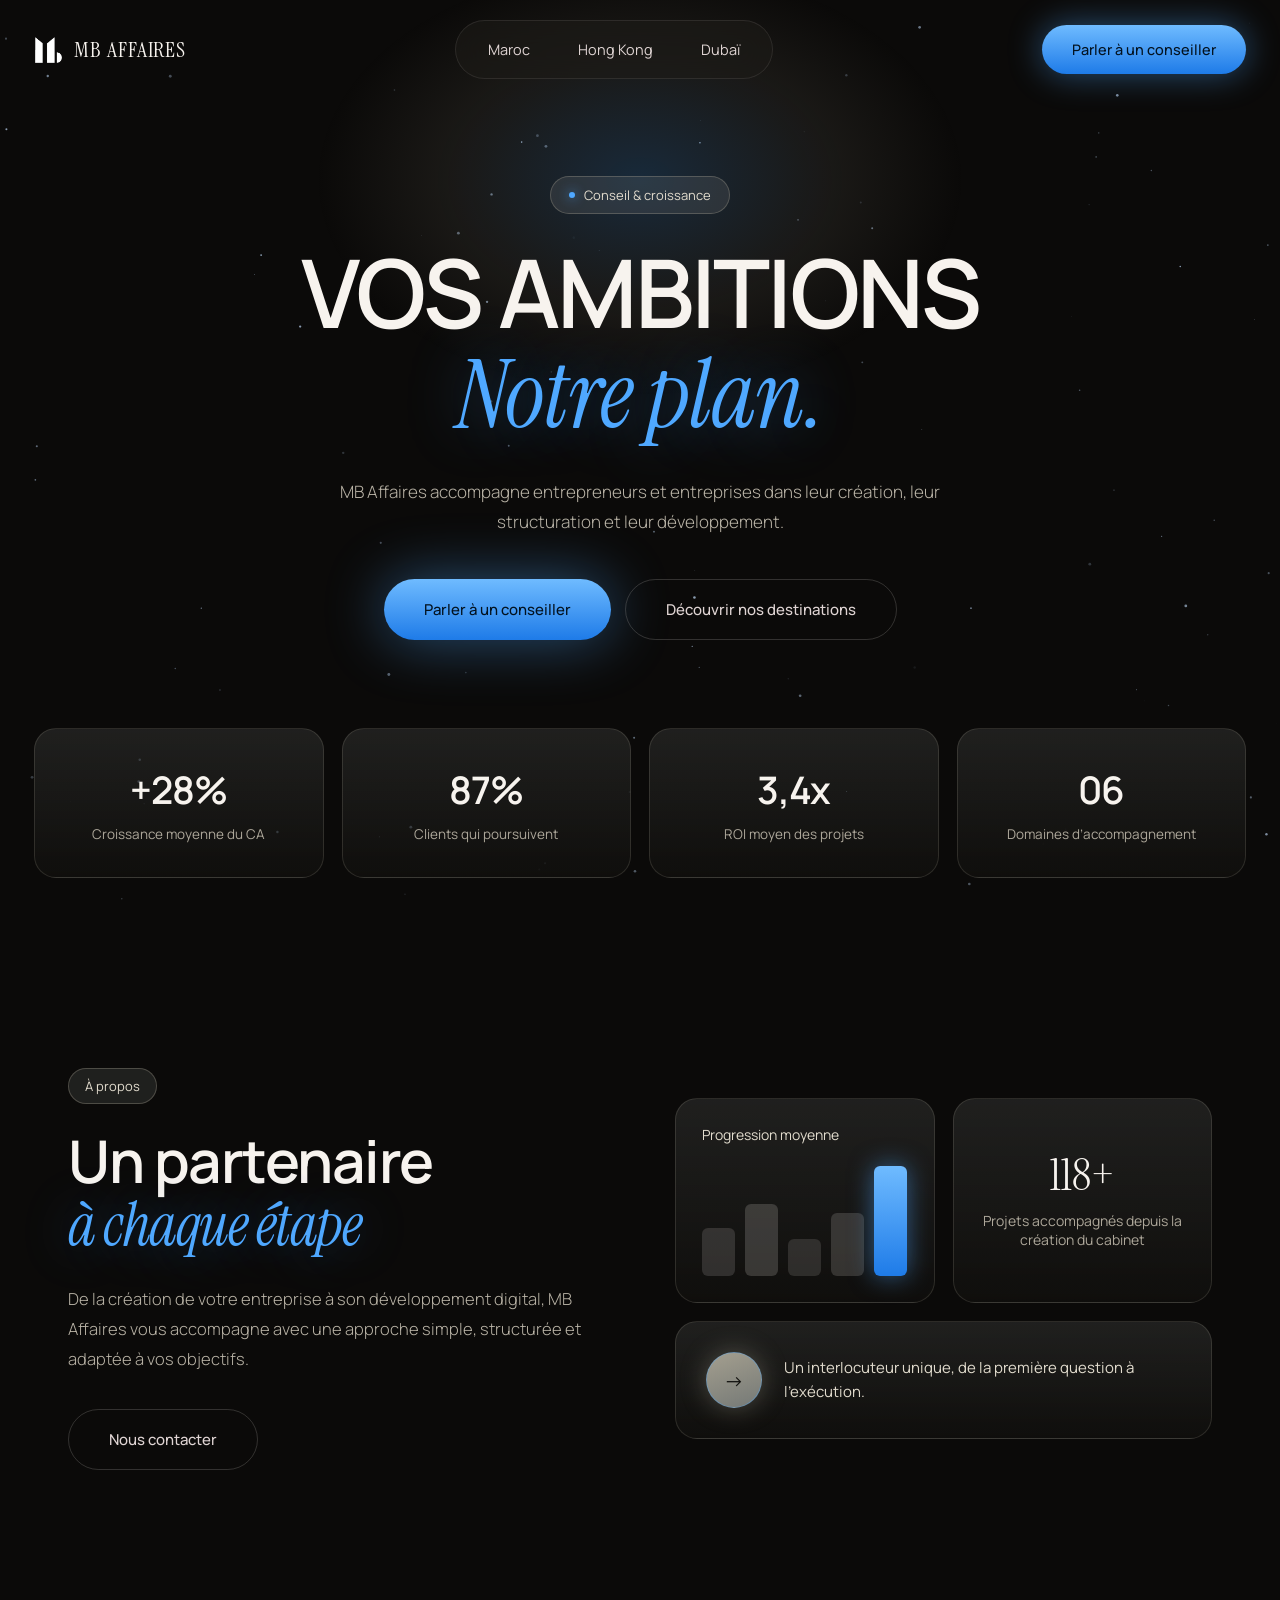
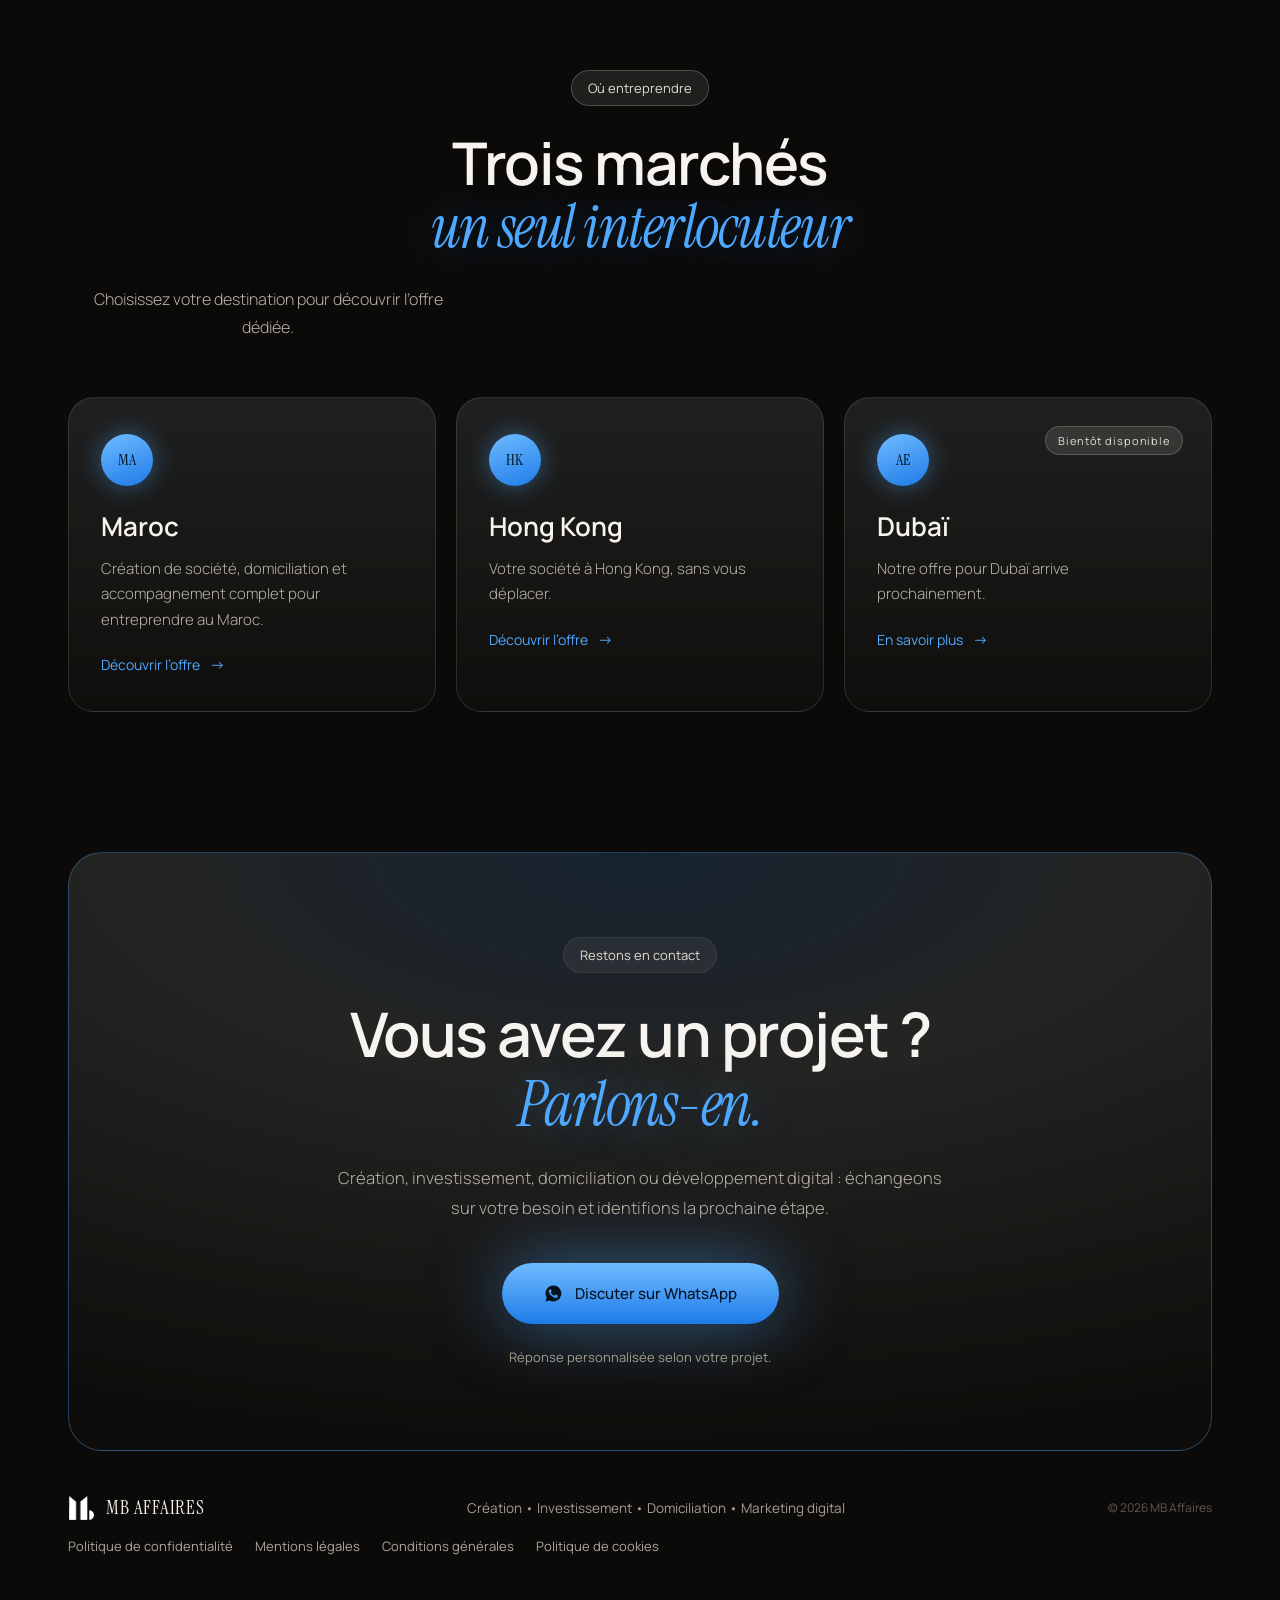
<file: index.html>
<!DOCTYPE html>
<html lang="fr">
<head>
<meta charset="utf-8">
<meta name="viewport" content="width=device-width, initial-scale=1">
<title>MB Affaires | Création d’entreprise &amp; Développement Digital</title>
<meta name="description" content="MB Affaires accompagne entrepreneurs et entreprises en création d’entreprise, investissement, domiciliation, publicité, réseaux sociaux et création de sites web.">
<meta property="og:title" content="MB Affaires | Création d’entreprise &amp; Développement Digital">
<meta property="og:description" content="Vos ambitions, notre plan.">
<meta property="og:type" content="website">
<link rel="icon" href="assets/favicon.png">
<link rel="preconnect" href="https://fonts.googleapis.com">
<link rel="preconnect" href="https://fonts.gstatic.com" crossorigin>
<link href="https://fonts.googleapis.com/css2?family=Instrument+Serif:ital@0;1&family=Manrope:wght@300;400;500;600;700&display=swap" rel="stylesheet">
<link rel="stylesheet" href="css/style.css">
<!-- Meta Pixel Code -->
<script>
!function(f,b,e,v,n,t,s)
{if(f.fbq)return;n=f.fbq=function(){n.callMethod?
n.callMethod.apply(n,arguments):n.queue.push(arguments)};
if(!f._fbq)f._fbq=n;n.push=n;n.loaded=!0;n.version='2.0';
n.queue=[];t=b.createElement(e);t.async=!0;
t.src=v;s=b.getElementsByTagName(e)[0];
s.parentNode.insertBefore(t,s)}(window, document,'script',
'https://connect.facebook.net/en_US/fbevents.js');
fbq('init', '1593886608929984');
fbq('track', 'PageView');
</script>
<noscript><img height="1" width="1" style="display:none"
src="https://www.facebook.com/tr?id=1593886608929984&ev=PageView&noscript=1"
/></noscript>
<!-- End Meta Pixel Code -->
<!-- Umami Analytics -->
<script defer src="https://backend-mb-affaires.vercel.app/script.js" data-website-id="721369be-13ec-4f88-8487-588a2d5a3856"></script>
</head>
<body>

<canvas id="mb-stars" aria-hidden="true"></canvas>

<header class="site-header">
  <div class="header-inner">
    <a href="#top" class="brand">
      <img src="assets/mb-logo-light.png" alt="MB Affaires">
      <span class="brand-name">MB AFFAIRES</span>
    </a>

    <nav class="nav-desktop">
      <a href="/landing/" class="nav-link">Maroc</a>
      <a href="/hk-360/" class="nav-link">Hong Kong</a>
      <a href="/dubai/" class="nav-link">Dubaï</a>
    </nav>

    <div class="header-actions">
      <a href="#" class="nav-cta" data-wa data-wa-msg="general" target="_blank" rel="noopener">Parler à un conseiller</a>
      <button class="mobile-toggle" data-mobile-toggle aria-expanded="false" aria-controls="mobile-menu" aria-label="Ouvrir le menu">
        <span></span>
        <span></span>
      </button>
    </div>
  </div>
</header>

<div class="mobile-menu" id="mobile-menu" data-mobile-menu>
  <div class="mobile-menu-header">
    <span class="brand-name">MB AFFAIRES</span>
    <button class="mobile-menu-close" data-mobile-close aria-label="Fermer le menu">×</button>
  </div>
  <div class="mobile-menu-body">
    <span class="mobile-menu-eyebrow">DESTINATIONS</span>
    <a href="/landing/" class="mobile-link" data-mobile-close>Maroc</a>
    <a href="/hk-360/" class="mobile-link" data-mobile-close>Hong Kong</a>
    <a href="/dubai/" class="mobile-link" data-mobile-close>Dubaï</a>
    <a href="#" class="mobile-cta" data-wa data-wa-msg="general" target="_blank" rel="noopener">Parler à un conseiller</a>
  </div>
</div>

<section id="top" class="hero">
  <div class="hero-glow" aria-hidden="true"></div>
  <div class="hero-inner">
    <span class="hero-badge" data-reveal>
      <span class="dot"></span>Conseil &amp; croissance
    </span>
    <h1 class="hero-title" data-reveal>VOS AMBITIONS<em>Notre plan.</em></h1>
    <p class="hero-desc" data-reveal>MB Affaires accompagne entrepreneurs et entreprises dans leur création, leur structuration et leur développement.</p>
    <div class="hero-actions" data-reveal>
      <a href="#" class="btn btn-glow" data-wa data-wa-msg="general" target="_blank" rel="noopener">Parler à un conseiller</a>
      <a href="#destinations" class="btn btn-outline">Découvrir nos destinations</a>
    </div>
  </div>

  <div class="stat-cards" data-reveal>
    <div class="stat-card">
      <div class="stat-value" data-count>+28%</div>
      <p class="stat-label">Croissance moyenne du CA</p>
    </div>
    <div class="stat-card">
      <div class="stat-value" data-count>87%</div>
      <p class="stat-label">Clients qui poursuivent</p>
    </div>
    <div class="stat-card">
      <div class="stat-value" data-count>3,4x</div>
      <p class="stat-label">ROI moyen des projets</p>
    </div>
    <div class="stat-card">
      <div class="stat-value" data-count>06</div>
      <p class="stat-label">Domaines d’accompagnement</p>
    </div>
  </div>
</section>

<section class="section">
  <div class="container about-grid">
    <div data-reveal>
      <span class="eyebrow-pill">À propos</span>
      <h2 class="section-title">Un partenaire<em>à chaque étape</em></h2>
      <p class="about-desc">De la création de votre entreprise à son développement digital, MB Affaires vous accompagne avec une approche simple, structurée et adaptée à vos objectifs.</p>
      <a href="#" class="btn btn-outline about-cta" data-wa data-wa-msg="general" target="_blank" rel="noopener">Nous contacter</a>
    </div>

    <div class="about-cards" data-reveal>
      <div class="glass-card chart-card">
        <p>Progression moyenne</p>
        <div class="chart-bars">
          <div class="bar"></div>
          <div class="bar"></div>
          <div class="bar"></div>
          <div class="bar"></div>
          <div class="bar"></div>
        </div>
      </div>
      <div class="glass-card stat-highlight-card">
        <div class="stat-highlight-value" data-count>120+</div>
        <p class="stat-highlight-label">Projets accompagnés depuis la création du cabinet</p>
      </div>
      <div class="glass-card wide-card">
        <div class="icon-circle nudge">→</div>
        <p>Un interlocuteur unique, de la première question à l’exécution.</p>
      </div>
    </div>
  </div>
</section>

<section id="destinations" class="section">
  <div class="container">
    <div class="section-head" data-reveal>
      <span class="eyebrow-pill">Où entreprendre</span>
      <h2 class="section-title">Trois marchés<em>un seul interlocuteur</em></h2>
      <p class="services-desc">Choisissez votre destination pour découvrir l’offre dédiée.</p>
    </div>

    <div class="destinations-grid" data-reveal data-stagger data-diag="l">
      <a href="/landing/" class="destination-card">
        <span class="destination-code">MA</span>
        <h3>Maroc</h3>
        <p>Création de société, domiciliation et accompagnement complet pour entreprendre au Maroc.</p>
        <span class="destination-link">Découvrir l’offre <span>→</span></span>
      </a>

      <a href="/hk-360/" class="destination-card">
        <span class="destination-code">HK</span>
        <h3>Hong Kong</h3>
        <p>Votre société à Hong Kong, sans vous déplacer.</p>
        <span class="destination-link">Découvrir l’offre <span>→</span></span>
      </a>

      <a href="/dubai/" class="destination-card">
        <span class="destination-code">AE</span>
        <span class="destination-badge">Bientôt disponible</span>
        <h3>Dubaï</h3>
        <p>Notre offre pour Dubaï arrive prochainement.</p>
        <span class="destination-link">En savoir plus <span>→</span></span>
      </a>
    </div>
  </div>
</section>

<footer class="site-footer">
  <div class="container">
    <div class="footer-glow-card" data-reveal>
      <span class="eyebrow-pill footer-eyebrow">Restons en contact</span>
      <h2 class="footer-title">Vous avez un projet ?<em>Parlons-en.</em></h2>
      <p class="footer-desc">Création, investissement, domiciliation ou développement digital : échangeons sur votre besoin et identifions la prochaine étape.</p>
      <div class="footer-cta-row">
        <a href="#" class="btn btn-glow" data-wa data-wa-msg="general" target="_blank" rel="noopener">
          <svg viewBox="0 0 24 24" width="19" height="19" fill="currentColor" aria-hidden="true"><path d="M12 2a10 10 0 0 0-8.6 15.1L2 22l5-1.3A10 10 0 1 0 12 2Zm5.6 14.2c-.2.7-1.2 1.3-1.9 1.4-.5.1-1.1.1-1.8-.1-.4-.1-1-.3-1.7-.6-3-1.3-4.9-4.3-5-4.5-.2-.2-1.2-1.6-1.2-3s.7-2.1 1-2.4c.2-.3.5-.4.7-.4h.5c.2 0 .4 0 .6.5l.8 2c.1.2.1.4 0 .5l-.3.5-.4.4c-.1.1-.3.3-.1.6.2.3.8 1.3 1.7 2.1 1.1 1 2 1.3 2.3 1.4.3.1.4.1.6-.1l.9-1c.2-.2.3-.2.6-.1l2 .9c.3.1.5.2.5.4.1.1.1.8-.1 1.5Z"/></svg>
          Discuter sur WhatsApp
        </a>
      </div>
      <p class="footer-note">Réponse personnalisée selon votre projet.</p>
    </div>

    <div class="footer-bottom-row">
      <div class="footer-brand">
        <img src="assets/mb-logo-light.png" alt="MB Affaires">
        <span class="brand-name" style="font-size:19px;">MB AFFAIRES</span>
      </div>
      <p class="footer-tagline">Création • Investissement • Domiciliation • Marketing digital</p>
      <span class="footer-copy">© 2026 MB Affaires</span>
    </div>
    <div class="footer-policy-links">
      <a href="/confidentialite/">Politique de confidentialité</a>
      <a href="/mentions-legales/">Mentions légales</a>
      <a href="/conditions-generales/">Conditions générales</a>
      <a href="/cookies/">Politique de cookies</a>
    </div>
  </div>
</footer>

<a href="#" class="float-wa" data-wa data-wa-msg="general" target="_blank" rel="noopener" aria-label="Nous contacter sur WhatsApp" data-float-wa>
  <svg viewBox="0 0 24 24" width="22" height="22" aria-hidden="true"><path d="M12 2a10 10 0 0 0-8.6 15.1L2 22l5-1.3A10 10 0 1 0 12 2Zm5.6 14.2c-.2.7-1.2 1.3-1.9 1.4-.5.1-1.1.1-1.8-.1-.4-.1-1-.3-1.7-.6-3-1.3-4.9-4.3-5-4.5-.2-.2-1.2-1.6-1.2-3s.7-2.1 1-2.4c.2-.3.5-.4.7-.4h.5c.2 0 .4 0 .6.5l.8 2c.1.2.1.4 0 .5l-.3.5-.4.4c-.1.1-.3.3-.1.6.2.3.8 1.3 1.7 2.1 1.1 1 2 1.3 2.3 1.4.3.1.4.1.6-.1l.9-1c.2-.2.3-.2.6-.1l2 .9c.3.1.5.2.5.4.1.1.1.8-.1 1.5Z"/></svg>
</a>

<script src="js/script.js"></script>
</body>
</html>
</file>
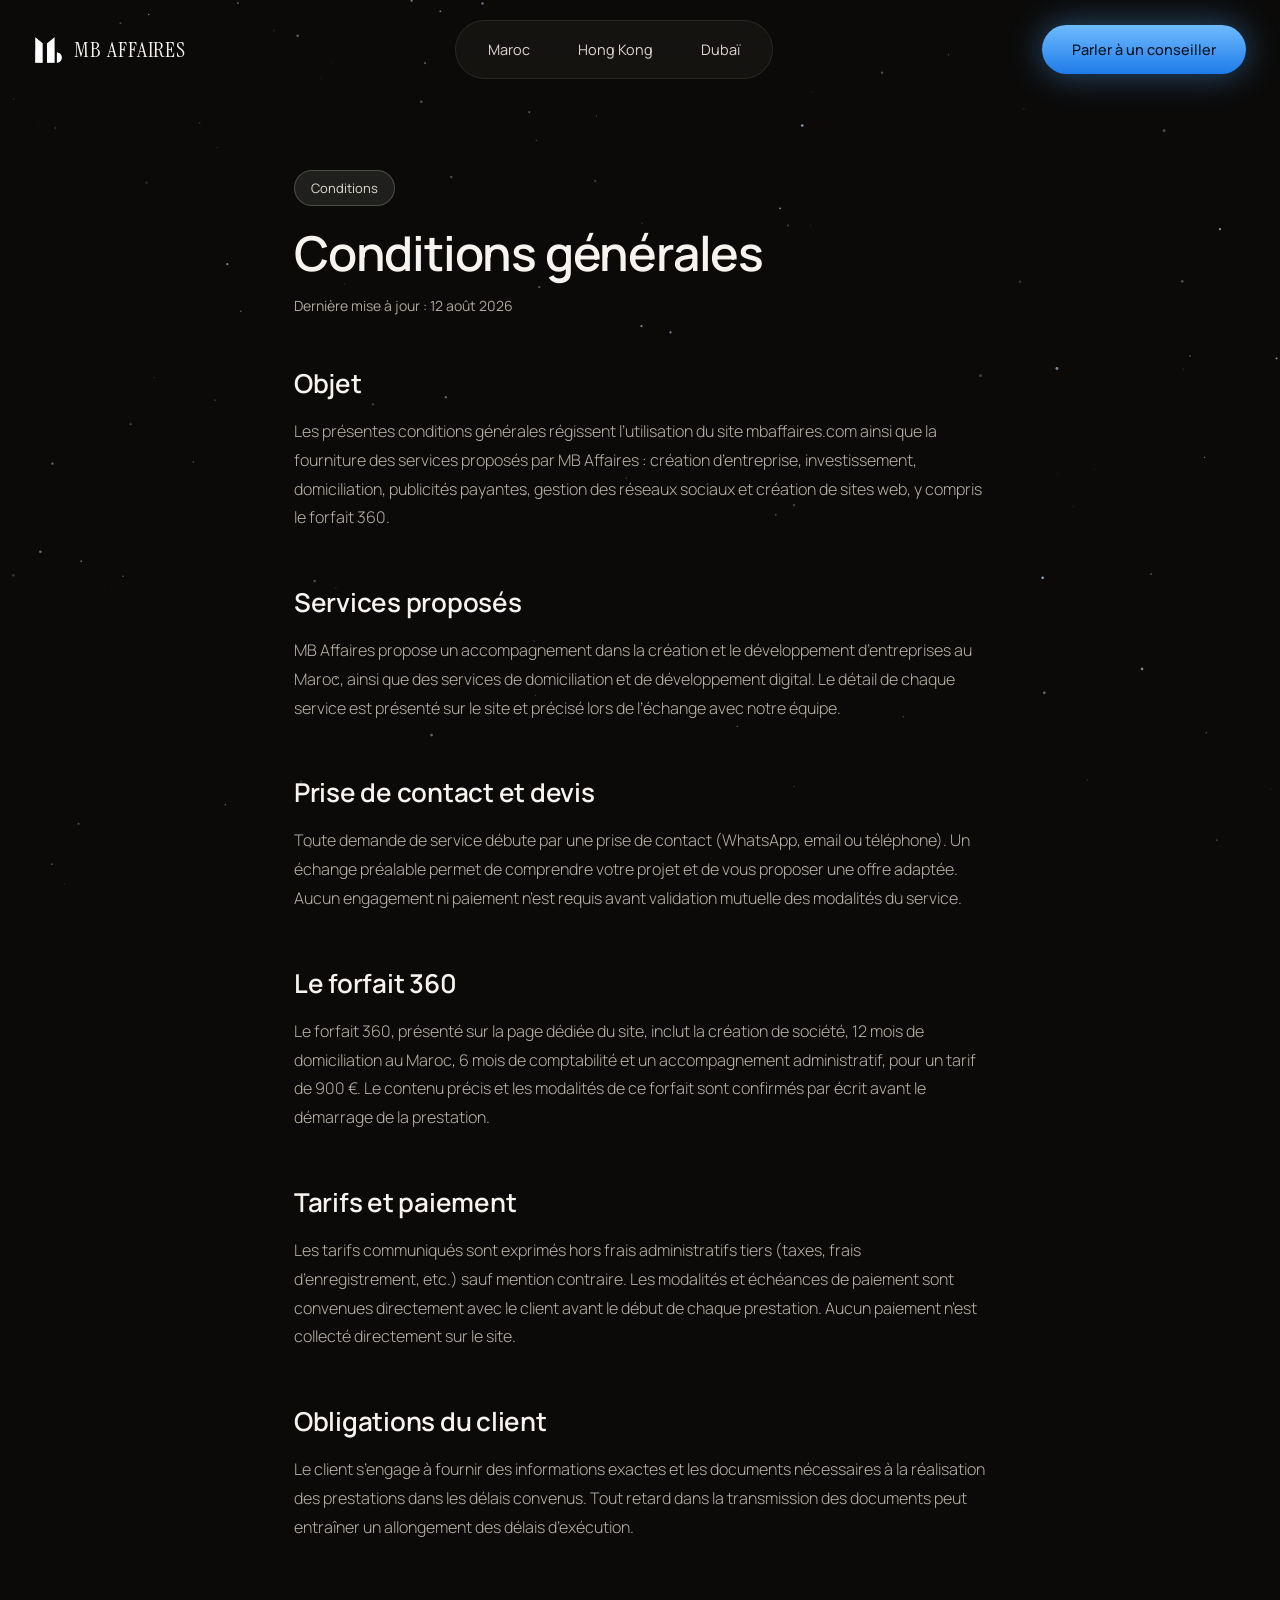
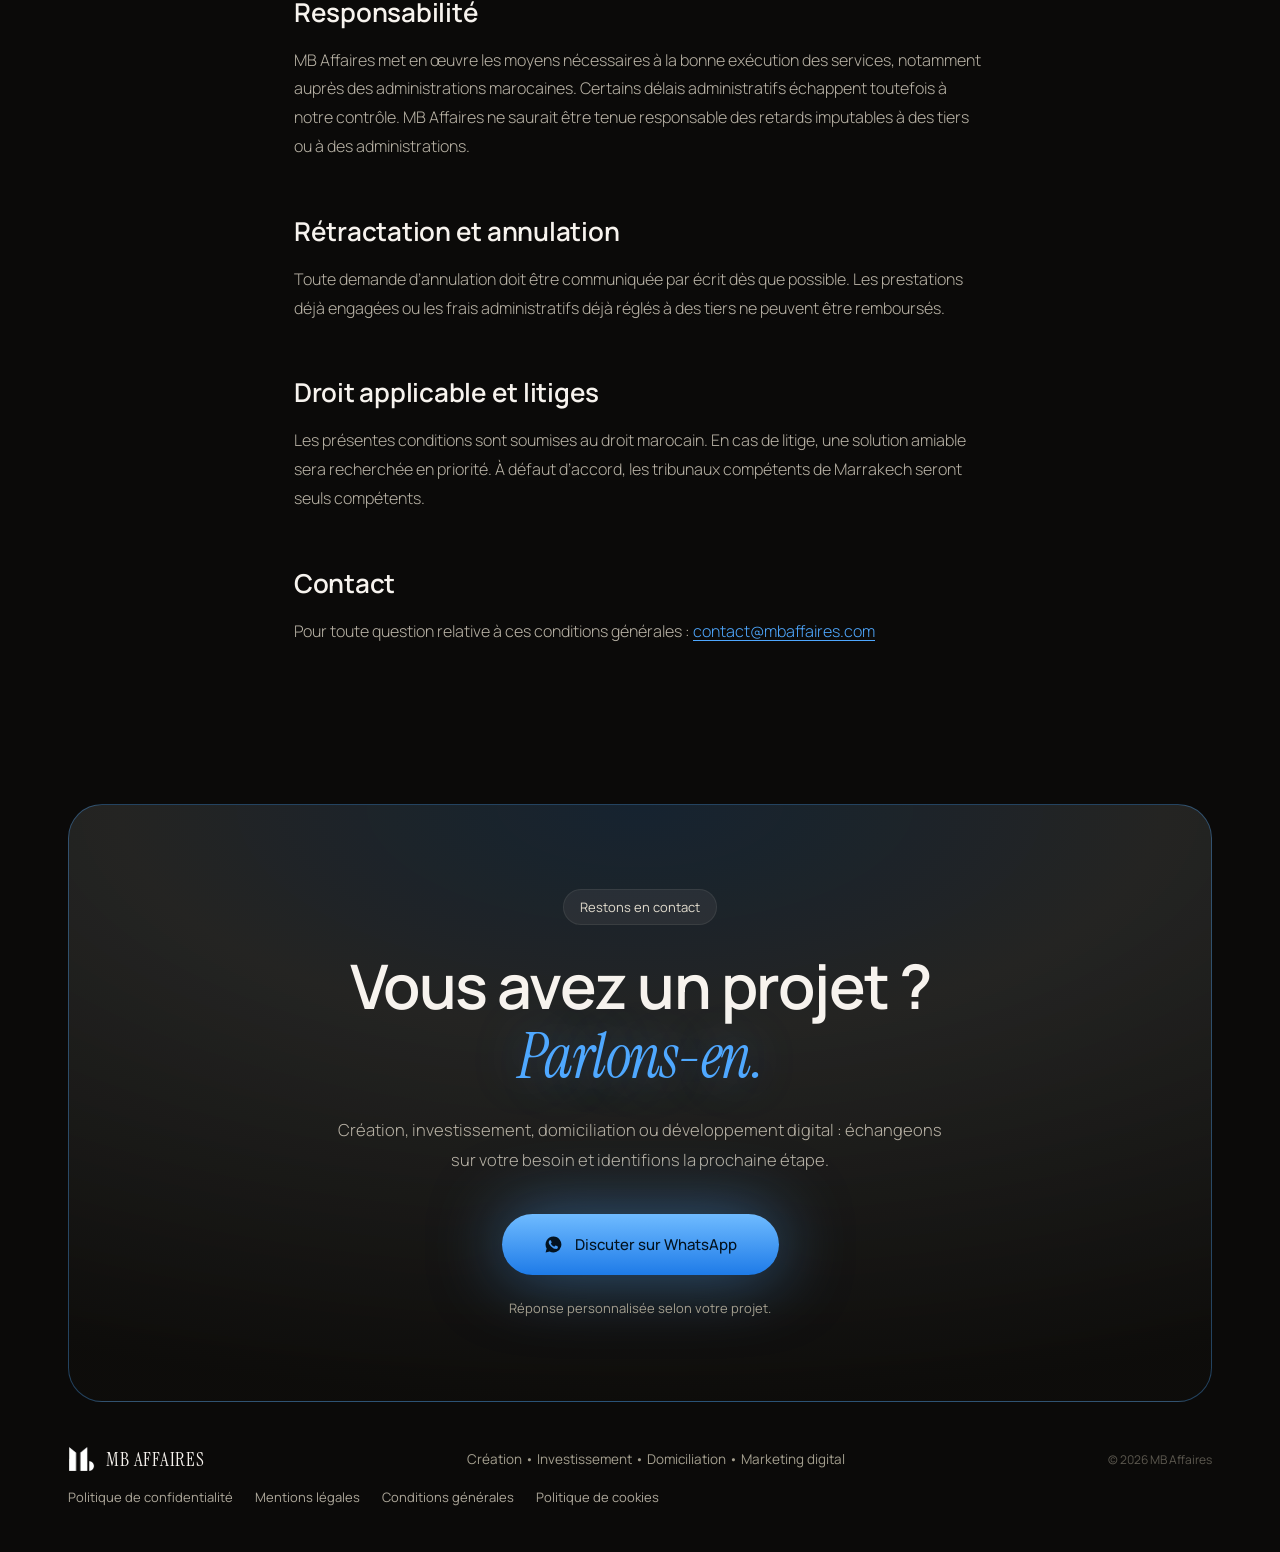
<file: conditions-generales/index.html>
<!DOCTYPE html>
<html lang="fr">
<head>
<meta charset="utf-8">
<meta name="viewport" content="width=device-width, initial-scale=1">
<title>Conditions générales | MB Affaires</title>
<meta name="description" content="Conditions générales d’utilisation du site et de vente des services MB Affaires.">
<link rel="icon" href="/assets/favicon.png">
<link rel="preconnect" href="https://fonts.googleapis.com">
<link rel="preconnect" href="https://fonts.gstatic.com" crossorigin>
<link href="https://fonts.googleapis.com/css2?family=Instrument+Serif:ital@0;1&family=Manrope:wght@300;400;500;600;700&display=swap" rel="stylesheet">
<link rel="stylesheet" href="/css/style.css">
<!-- Meta Pixel Code -->
<script>
!function(f,b,e,v,n,t,s)
{if(f.fbq)return;n=f.fbq=function(){n.callMethod?
n.callMethod.apply(n,arguments):n.queue.push(arguments)};
if(!f._fbq)f._fbq=n;n.push=n;n.loaded=!0;n.version='2.0';
n.queue=[];t=b.createElement(e);t.async=!0;
t.src=v;s=b.getElementsByTagName(e)[0];
s.parentNode.insertBefore(t,s)}(window, document,'script',
'https://connect.facebook.net/en_US/fbevents.js');
fbq('init', '1593886608929984');
fbq('track', 'PageView');
</script>
<noscript><img height="1" width="1" style="display:none"
src="https://www.facebook.com/tr?id=1593886608929984&ev=PageView&noscript=1"
/></noscript>
<!-- End Meta Pixel Code -->
<!-- Umami Analytics -->
<script defer src="https://backend-mb-affaires.vercel.app/script.js" data-website-id="721369be-13ec-4f88-8487-588a2d5a3856"></script>
</head>
<body>

<canvas id="mb-stars" aria-hidden="true"></canvas>

<header class="site-header">
  <div class="header-inner">
    <a href="/" class="brand">
      <img src="/assets/mb-logo-light.png" alt="MB Affaires">
      <span class="brand-name">MB AFFAIRES</span>
    </a>

    <nav class="nav-desktop">
      <a href="/landing/" class="nav-link">Maroc</a>
      <a href="/hk-360/" class="nav-link">Hong Kong</a>
      <a href="/dubai/" class="nav-link">Dubaï</a>
    </nav>

    <div class="header-actions">
      <a href="#" class="nav-cta" data-wa data-wa-msg="general" target="_blank" rel="noopener">Parler à un conseiller</a>
      <button class="mobile-toggle" data-mobile-toggle aria-expanded="false" aria-controls="mobile-menu" aria-label="Ouvrir le menu">
        <span></span>
        <span></span>
      </button>
    </div>
  </div>
</header>

<div class="mobile-menu" id="mobile-menu" data-mobile-menu>
  <div class="mobile-menu-header">
    <span class="brand-name">MB AFFAIRES</span>
    <button class="mobile-menu-close" data-mobile-close aria-label="Fermer le menu">×</button>
  </div>
  <div class="mobile-menu-body">
    <span class="mobile-menu-eyebrow">DESTINATIONS</span>
    <a href="/" class="mobile-link" data-mobile-close>Accueil</a>
    <a href="/landing/" class="mobile-link" data-mobile-close>Maroc</a>
    <a href="/hk-360/" class="mobile-link" data-mobile-close>Hong Kong</a>
    <a href="/dubai/" class="mobile-link" data-mobile-close>Dubaï</a>
    <div class="mobile-divider"></div>
    <a href="#" class="mobile-cta" data-wa data-wa-msg="general" target="_blank" rel="noopener">Parler à un conseiller</a>
  </div>
</div>

<section class="legal-hero" data-reveal>
  <span class="eyebrow-pill">Conditions</span>
  <h2 class="section-title">Conditions générales</h2>
  <p class="legal-updated">Dernière mise à jour : 12 août 2026</p>
</section>

<section class="legal-content" data-reveal>
  <h2>Objet</h2>
  <p>Les présentes conditions générales régissent l’utilisation du site mbaffaires.com ainsi que la fourniture des services proposés par MB Affaires : création d’entreprise, investissement, domiciliation, publicités payantes, gestion des réseaux sociaux et création de sites web, y compris le forfait 360.</p>

  <h2>Services proposés</h2>
  <p>MB Affaires propose un accompagnement dans la création et le développement d’entreprises au Maroc, ainsi que des services de domiciliation et de développement digital. Le détail de chaque service est présenté sur le site et précisé lors de l’échange avec notre équipe.</p>

  <h2>Prise de contact et devis</h2>
  <p>Toute demande de service débute par une prise de contact (WhatsApp, email ou téléphone). Un échange préalable permet de comprendre votre projet et de vous proposer une offre adaptée. Aucun engagement ni paiement n’est requis avant validation mutuelle des modalités du service.</p>

  <h2>Le forfait 360</h2>
  <p>Le forfait 360, présenté sur la page dédiée du site, inclut la création de société, 12 mois de domiciliation au Maroc, 6 mois de comptabilité et un accompagnement administratif, pour un tarif de 900 €. Le contenu précis et les modalités de ce forfait sont confirmés par écrit avant le démarrage de la prestation.</p>

  <h2>Tarifs et paiement</h2>
  <p>Les tarifs communiqués sont exprimés hors frais administratifs tiers (taxes, frais d’enregistrement, etc.) sauf mention contraire. Les modalités et échéances de paiement sont convenues directement avec le client avant le début de chaque prestation. Aucun paiement n’est collecté directement sur le site.</p>

  <h2>Obligations du client</h2>
  <p>Le client s’engage à fournir des informations exactes et les documents nécessaires à la réalisation des prestations dans les délais convenus. Tout retard dans la transmission des documents peut entraîner un allongement des délais d’exécution.</p>

  <h2>Responsabilité</h2>
  <p>MB Affaires met en œuvre les moyens nécessaires à la bonne exécution des services, notamment auprès des administrations marocaines. Certains délais administratifs échappent toutefois à notre contrôle. MB Affaires ne saurait être tenue responsable des retards imputables à des tiers ou à des administrations.</p>

  <h2>Rétractation et annulation</h2>
  <p>Toute demande d’annulation doit être communiquée par écrit dès que possible. Les prestations déjà engagées ou les frais administratifs déjà réglés à des tiers ne peuvent être remboursés.</p>

  <h2>Droit applicable et litiges</h2>
  <p>Les présentes conditions sont soumises au droit marocain. En cas de litige, une solution amiable sera recherchée en priorité. À défaut d’accord, les tribunaux compétents de Marrakech seront seuls compétents.</p>

  <h2>Contact</h2>
  <p>Pour toute question relative à ces conditions générales : <a href="mailto:contact@mbaffaires.com">contact@mbaffaires.com</a></p>
</section>

<footer class="site-footer">
  <div class="container">
    <div class="footer-glow-card" data-reveal>
      <span class="eyebrow-pill footer-eyebrow">Restons en contact</span>
      <h2 class="footer-title">Vous avez un projet ?<em>Parlons-en.</em></h2>
      <p class="footer-desc">Création, investissement, domiciliation ou développement digital : échangeons sur votre besoin et identifions la prochaine étape.</p>
      <div class="footer-cta-row">
        <a href="#" class="btn btn-glow" data-wa data-wa-msg="general" target="_blank" rel="noopener">
          <svg viewBox="0 0 24 24" width="19" height="19" fill="currentColor" aria-hidden="true"><path d="M12 2a10 10 0 0 0-8.6 15.1L2 22l5-1.3A10 10 0 1 0 12 2Zm5.6 14.2c-.2.7-1.2 1.3-1.9 1.4-.5.1-1.1.1-1.8-.1-.4-.1-1-.3-1.7-.6-3-1.3-4.9-4.3-5-4.5-.2-.2-1.2-1.6-1.2-3s.7-2.1 1-2.4c.2-.3.5-.4.7-.4h.5c.2 0 .4 0 .6.5l.8 2c.1.2.1.4 0 .5l-.3.5-.4.4c-.1.1-.3.3-.1.6.2.3.8 1.3 1.7 2.1 1.1 1 2 1.3 2.3 1.4.3.1.4.1.6-.1l.9-1c.2-.2.3-.2.6-.1l2 .9c.3.1.5.2.5.4.1.1.1.8-.1 1.5Z"/></svg>
          Discuter sur WhatsApp
        </a>
      </div>
      <p class="footer-note">Réponse personnalisée selon votre projet.</p>
    </div>

    <div class="footer-bottom-row">
      <div class="footer-brand">
        <img src="/assets/mb-logo-light.png" alt="MB Affaires">
        <span class="brand-name" style="font-size:19px;">MB AFFAIRES</span>
      </div>
      <p class="footer-tagline">Création • Investissement • Domiciliation • Marketing digital</p>
      <span class="footer-copy">© 2026 MB Affaires</span>
    </div>
    <div class="footer-policy-links">
      <a href="/confidentialite/">Politique de confidentialité</a>
      <a href="/mentions-legales/">Mentions légales</a>
      <a href="/conditions-generales/">Conditions générales</a>
      <a href="/cookies/">Politique de cookies</a>
    </div>
  </div>
</footer>

<a href="#" class="float-wa" data-wa data-wa-msg="general" target="_blank" rel="noopener" aria-label="Nous contacter sur WhatsApp" data-float-wa>
  <svg viewBox="0 0 24 24" width="22" height="22" aria-hidden="true"><path d="M12 2a10 10 0 0 0-8.6 15.1L2 22l5-1.3A10 10 0 1 0 12 2Zm5.6 14.2c-.2.7-1.2 1.3-1.9 1.4-.5.1-1.1.1-1.8-.1-.4-.1-1-.3-1.7-.6-3-1.3-4.9-4.3-5-4.5-.2-.2-1.2-1.6-1.2-3s.7-2.1 1-2.4c.2-.3.5-.4.7-.4h.5c.2 0 .4 0 .6.5l.8 2c.1.2.1.4 0 .5l-.3.5-.4.4c-.1.1-.3.3-.1.6.2.3.8 1.3 1.7 2.1 1.1 1 2 1.3 2.3 1.4.3.1.4.1.6-.1l.9-1c.2-.2.3-.2.6-.1l2 .9c.3.1.5.2.5.4.1.1.1.8-.1 1.5Z"/></svg>
</a>

<script src="/js/script.js"></script>
</body>
</html>
</file>
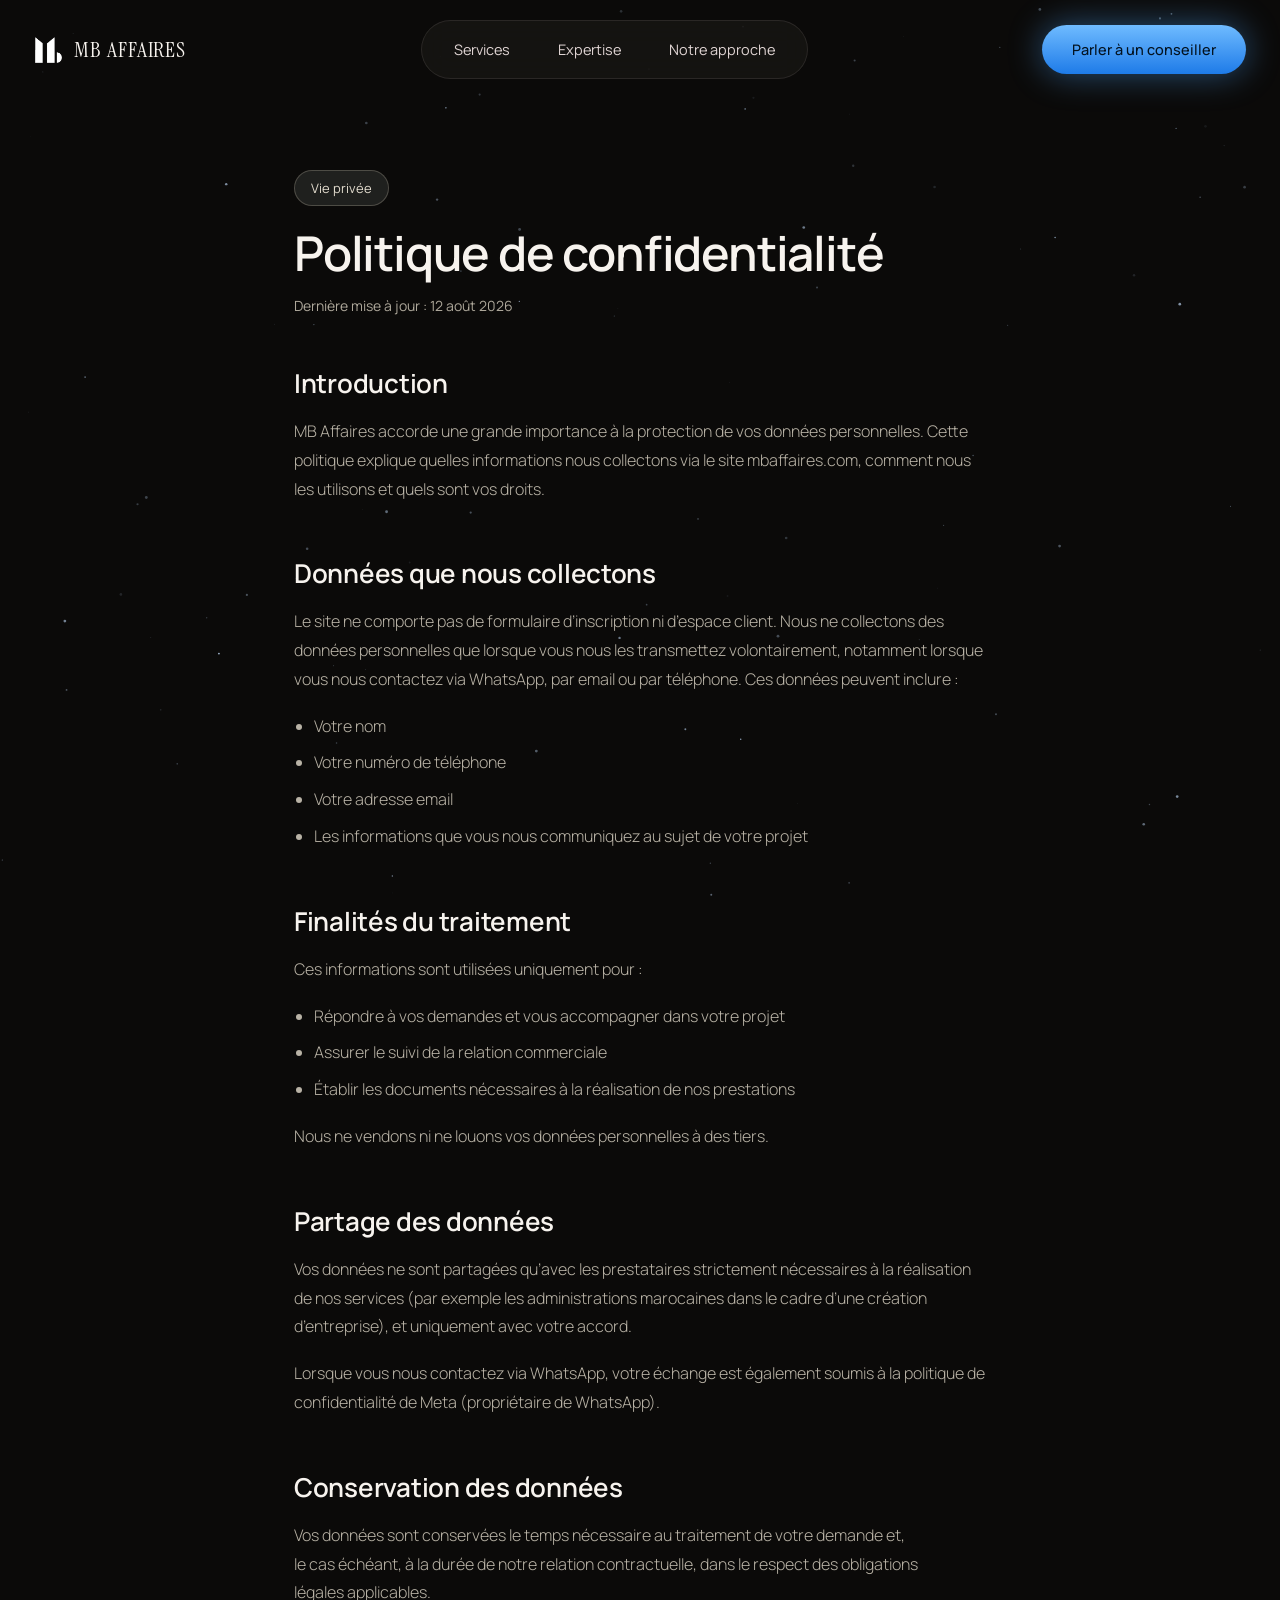
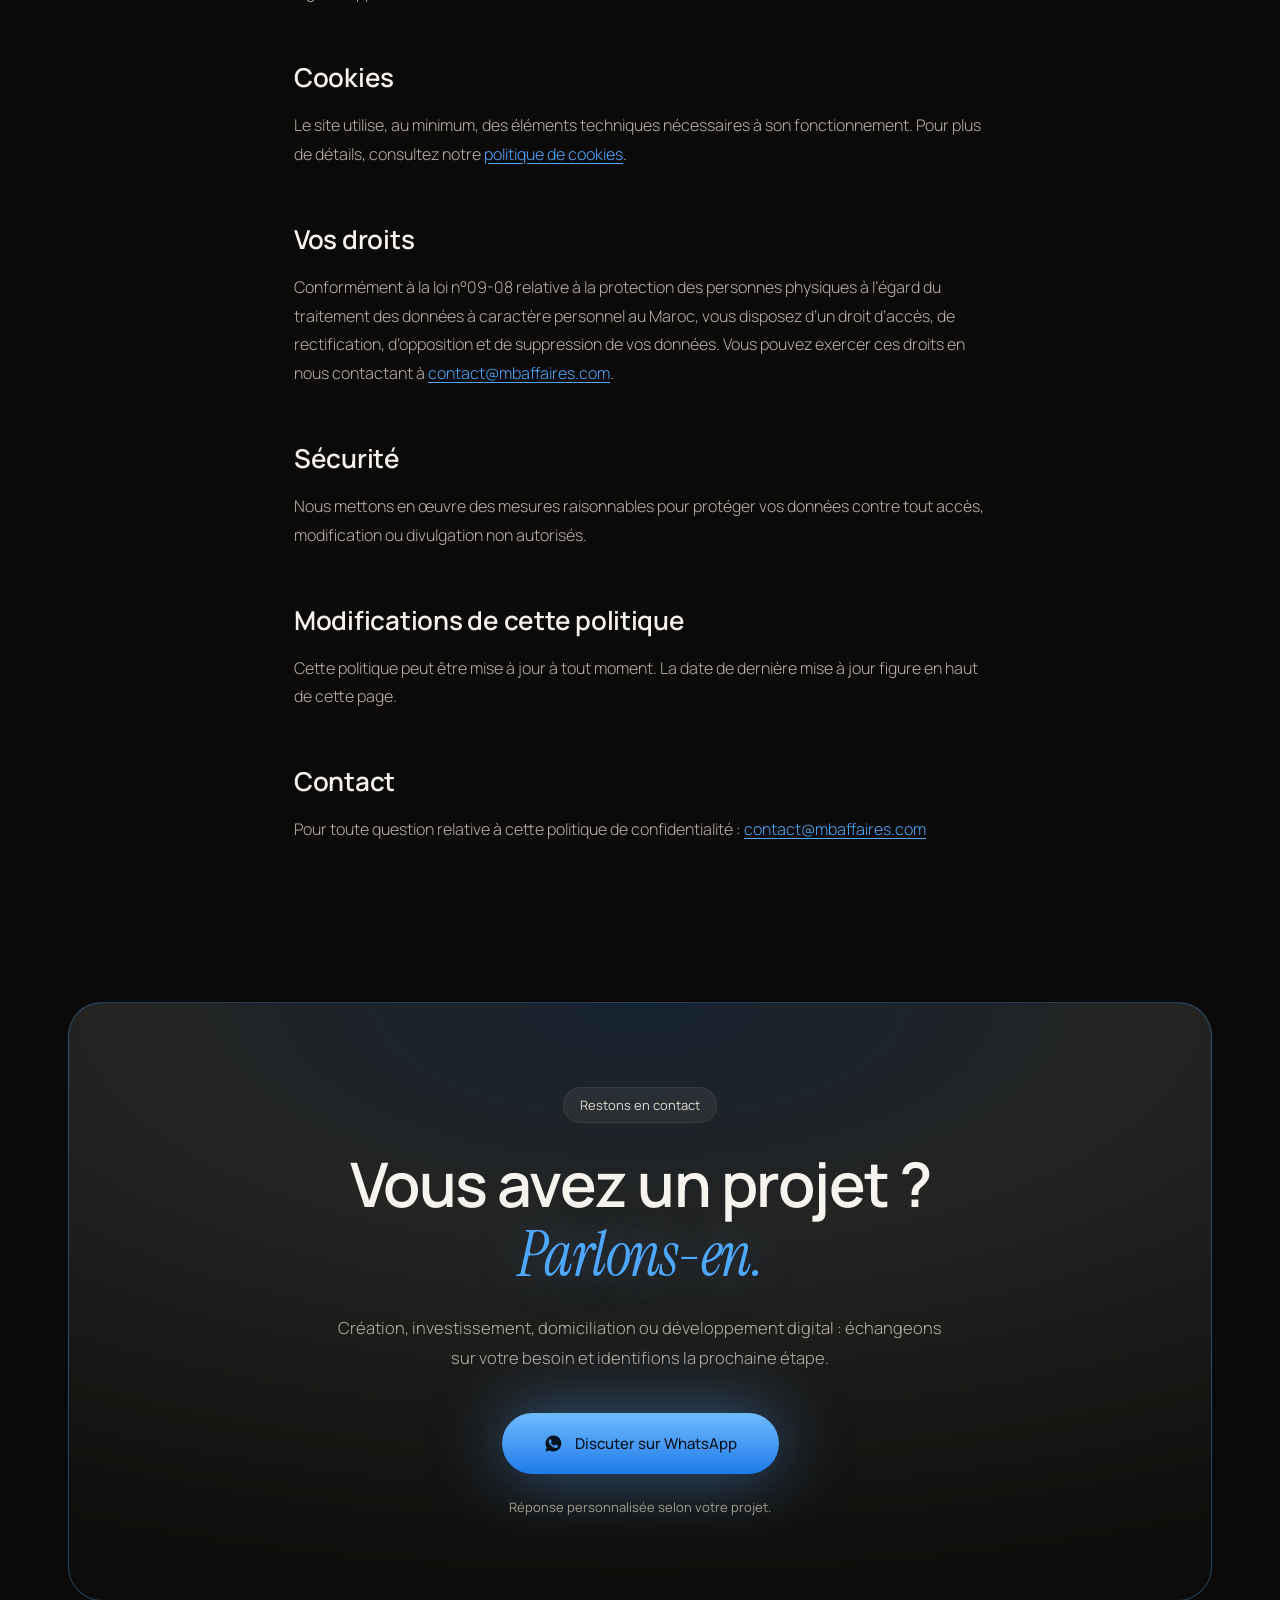
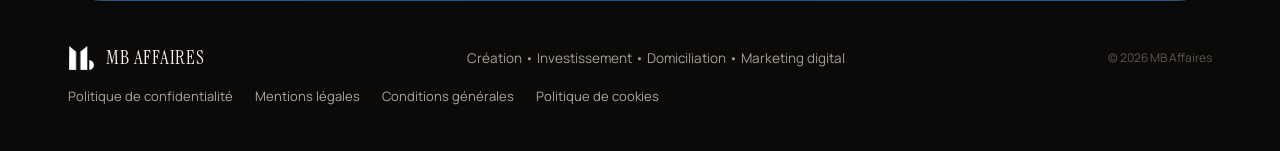
<file: confidentialite/index.html>
<!DOCTYPE html>
<html lang="fr">
<head>
<meta charset="utf-8">
<meta name="viewport" content="width=device-width, initial-scale=1">
<title>Politique de confidentialité | MB Affaires</title>
<meta name="description" content="Comment MB Affaires collecte, utilise et protège vos données personnelles.">
<link rel="icon" href="/assets/favicon.png">
<link rel="preconnect" href="https://fonts.googleapis.com">
<link rel="preconnect" href="https://fonts.gstatic.com" crossorigin>
<link href="https://fonts.googleapis.com/css2?family=Instrument+Serif:ital@0;1&family=Manrope:wght@300;400;500;600;700&display=swap" rel="stylesheet">
<link rel="stylesheet" href="/css/style.css">
<!-- Meta Pixel Code -->
<script>
!function(f,b,e,v,n,t,s)
{if(f.fbq)return;n=f.fbq=function(){n.callMethod?
n.callMethod.apply(n,arguments):n.queue.push(arguments)};
if(!f._fbq)f._fbq=n;n.push=n;n.loaded=!0;n.version='2.0';
n.queue=[];t=b.createElement(e);t.async=!0;
t.src=v;s=b.getElementsByTagName(e)[0];
s.parentNode.insertBefore(t,s)}(window, document,'script',
'https://connect.facebook.net/en_US/fbevents.js');
fbq('init', '1593886608929984');
fbq('track', 'PageView');
</script>
<noscript><img height="1" width="1" style="display:none"
src="https://www.facebook.com/tr?id=1593886608929984&ev=PageView&noscript=1"
/></noscript>
<!-- End Meta Pixel Code -->
<!-- Umami Analytics -->
<script defer src="https://backend-mb-affaires.vercel.app/script.js" data-website-id="721369be-13ec-4f88-8487-588a2d5a3856"></script>
</head>
<body>

<canvas id="mb-stars" aria-hidden="true"></canvas>

<header class="site-header">
  <div class="header-inner">
    <a href="/" class="brand">
      <img src="/assets/mb-logo-light.png" alt="MB Affaires">
      <span class="brand-name">MB AFFAIRES</span>
    </a>

    <nav class="nav-desktop">
      <a href="/#services" class="nav-link">Services</a>
      <a href="/#expertise" class="nav-link">Expertise</a>
      <a href="/#approche" class="nav-link">Notre approche</a>
    </nav>

    <div class="header-actions">
      <a href="#" class="nav-cta" data-wa data-wa-msg="general" target="_blank" rel="noopener">Parler à un conseiller</a>
      <button class="mobile-toggle" data-mobile-toggle aria-expanded="false" aria-controls="mobile-menu" aria-label="Ouvrir le menu">
        <span></span>
        <span></span>
      </button>
    </div>
  </div>
</header>

<div class="mobile-menu" id="mobile-menu" data-mobile-menu>
  <div class="mobile-menu-header">
    <span class="brand-name">MB AFFAIRES</span>
    <button class="mobile-menu-close" data-mobile-close aria-label="Fermer le menu">×</button>
  </div>
  <div class="mobile-menu-body">
    <span class="mobile-menu-eyebrow">MENU</span>
    <a href="/" class="mobile-link" data-mobile-close>Accueil</a>
    <a href="/#services" class="mobile-link" data-mobile-close>Services</a>
    <a href="/#expertise" class="mobile-link" data-mobile-close>Expertise</a>
    <a href="/#approche" class="mobile-link" data-mobile-close>Notre approche</a>
    <div class="mobile-divider"></div>
    <a href="#" class="mobile-cta" data-wa data-wa-msg="general" target="_blank" rel="noopener">Parler à un conseiller</a>
  </div>
</div>

<section class="legal-hero" data-reveal>
  <span class="eyebrow-pill">Vie privée</span>
  <h2 class="section-title">Politique de confidentialité</h2>
  <p class="legal-updated">Dernière mise à jour : 12 août 2026</p>
</section>

<section class="legal-content" data-reveal>
  <h2>Introduction</h2>
  <p>MB Affaires accorde une grande importance à la protection de vos données personnelles. Cette politique explique quelles informations nous collectons via le site mbaffaires.com, comment nous les utilisons et quels sont vos droits.</p>

  <h2>Données que nous collectons</h2>
  <p>Le site ne comporte pas de formulaire d’inscription ni d’espace client. Nous ne collectons des données personnelles que lorsque vous nous les transmettez volontairement, notamment lorsque vous nous contactez via WhatsApp, par email ou par téléphone. Ces données peuvent inclure :</p>
  <ul>
    <li>Votre nom</li>
    <li>Votre numéro de téléphone</li>
    <li>Votre adresse email</li>
    <li>Les informations que vous nous communiquez au sujet de votre projet</li>
  </ul>

  <h2>Finalités du traitement</h2>
  <p>Ces informations sont utilisées uniquement pour :</p>
  <ul>
    <li>Répondre à vos demandes et vous accompagner dans votre projet</li>
    <li>Assurer le suivi de la relation commerciale</li>
    <li>Établir les documents nécessaires à la réalisation de nos prestations</li>
  </ul>
  <p>Nous ne vendons ni ne louons vos données personnelles à des tiers.</p>

  <h2>Partage des données</h2>
  <p>Vos données ne sont partagées qu’avec les prestataires strictement nécessaires à la réalisation de nos services (par exemple les administrations marocaines dans le cadre d’une création d’entreprise), et uniquement avec votre accord.</p>
  <p>Lorsque vous nous contactez via WhatsApp, votre échange est également soumis à la politique de confidentialité de Meta (propriétaire de WhatsApp).</p>

  <h2>Conservation des données</h2>
  <p>Vos données sont conservées le temps nécessaire au traitement de votre demande et, le cas échéant, à la durée de notre relation contractuelle, dans le respect des obligations légales applicables.</p>

  <h2>Cookies</h2>
  <p>Le site utilise, au minimum, des éléments techniques nécessaires à son fonctionnement. Pour plus de détails, consultez notre <a href="/cookies/">politique de cookies</a>.</p>

  <h2>Vos droits</h2>
  <p>Conformément à la loi n°09-08 relative à la protection des personnes physiques à l’égard du traitement des données à caractère personnel au Maroc, vous disposez d’un droit d’accès, de rectification, d’opposition et de suppression de vos données. Vous pouvez exercer ces droits en nous contactant à <a href="mailto:contact@mbaffaires.com">contact@mbaffaires.com</a>.</p>

  <h2>Sécurité</h2>
  <p>Nous mettons en œuvre des mesures raisonnables pour protéger vos données contre tout accès, modification ou divulgation non autorisés.</p>

  <h2>Modifications de cette politique</h2>
  <p>Cette politique peut être mise à jour à tout moment. La date de dernière mise à jour figure en haut de cette page.</p>

  <h2>Contact</h2>
  <p>Pour toute question relative à cette politique de confidentialité : <a href="mailto:contact@mbaffaires.com">contact@mbaffaires.com</a></p>
</section>

<footer class="site-footer">
  <div class="container">
    <div class="footer-glow-card" data-reveal>
      <span class="eyebrow-pill footer-eyebrow">Restons en contact</span>
      <h2 class="footer-title">Vous avez un projet ?<em>Parlons-en.</em></h2>
      <p class="footer-desc">Création, investissement, domiciliation ou développement digital : échangeons sur votre besoin et identifions la prochaine étape.</p>
      <div class="footer-cta-row">
        <a href="#" class="btn btn-glow" data-wa data-wa-msg="general" target="_blank" rel="noopener">
          <svg viewBox="0 0 24 24" width="19" height="19" fill="currentColor" aria-hidden="true"><path d="M12 2a10 10 0 0 0-8.6 15.1L2 22l5-1.3A10 10 0 1 0 12 2Zm5.6 14.2c-.2.7-1.2 1.3-1.9 1.4-.5.1-1.1.1-1.8-.1-.4-.1-1-.3-1.7-.6-3-1.3-4.9-4.3-5-4.5-.2-.2-1.2-1.6-1.2-3s.7-2.1 1-2.4c.2-.3.5-.4.7-.4h.5c.2 0 .4 0 .6.5l.8 2c.1.2.1.4 0 .5l-.3.5-.4.4c-.1.1-.3.3-.1.6.2.3.8 1.3 1.7 2.1 1.1 1 2 1.3 2.3 1.4.3.1.4.1.6-.1l.9-1c.2-.2.3-.2.6-.1l2 .9c.3.1.5.2.5.4.1.1.1.8-.1 1.5Z"/></svg>
          Discuter sur WhatsApp
        </a>
      </div>
      <p class="footer-note">Réponse personnalisée selon votre projet.</p>
    </div>

    <div class="footer-bottom-row">
      <div class="footer-brand">
        <img src="/assets/mb-logo-light.png" alt="MB Affaires">
        <span class="brand-name" style="font-size:19px;">MB AFFAIRES</span>
      </div>
      <p class="footer-tagline">Création • Investissement • Domiciliation • Marketing digital</p>
      <span class="footer-copy">© 2026 MB Affaires</span>
    </div>
    <div class="footer-policy-links">
      <a href="/confidentialite/">Politique de confidentialité</a>
      <a href="/mentions-legales/">Mentions légales</a>
      <a href="/conditions-generales/">Conditions générales</a>
      <a href="/cookies/">Politique de cookies</a>
    </div>
  </div>
</footer>

<a href="#" class="float-wa" data-wa data-wa-msg="general" target="_blank" rel="noopener" aria-label="Nous contacter sur WhatsApp" data-float-wa>
  <svg viewBox="0 0 24 24" width="22" height="22" aria-hidden="true"><path d="M12 2a10 10 0 0 0-8.6 15.1L2 22l5-1.3A10 10 0 1 0 12 2Zm5.6 14.2c-.2.7-1.2 1.3-1.9 1.4-.5.1-1.1.1-1.8-.1-.4-.1-1-.3-1.7-.6-3-1.3-4.9-4.3-5-4.5-.2-.2-1.2-1.6-1.2-3s.7-2.1 1-2.4c.2-.3.5-.4.7-.4h.5c.2 0 .4 0 .6.5l.8 2c.1.2.1.4 0 .5l-.3.5-.4.4c-.1.1-.3.3-.1.6.2.3.8 1.3 1.7 2.1 1.1 1 2 1.3 2.3 1.4.3.1.4.1.6-.1l.9-1c.2-.2.3-.2.6-.1l2 .9c.3.1.5.2.5.4.1.1.1.8-.1 1.5Z"/></svg>
</a>

<script src="/js/script.js"></script>
</body>
</html>
</file>
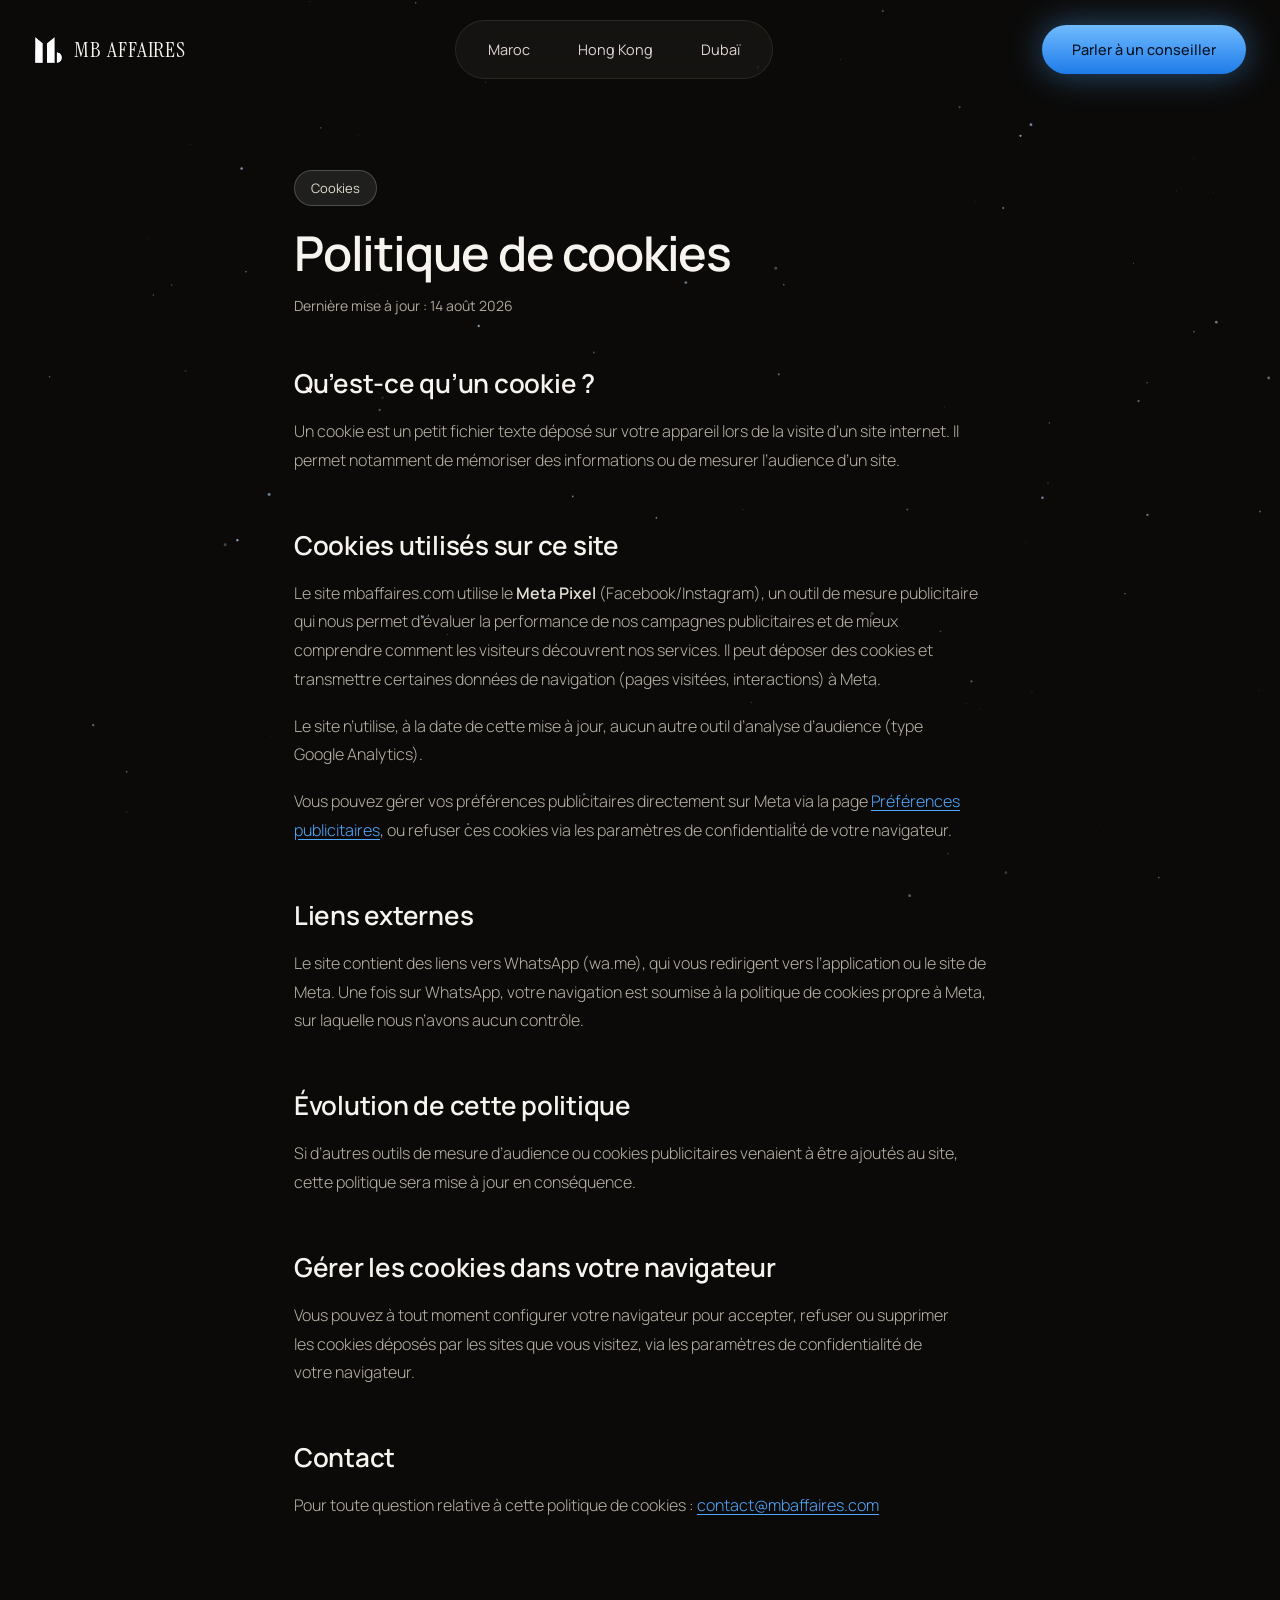
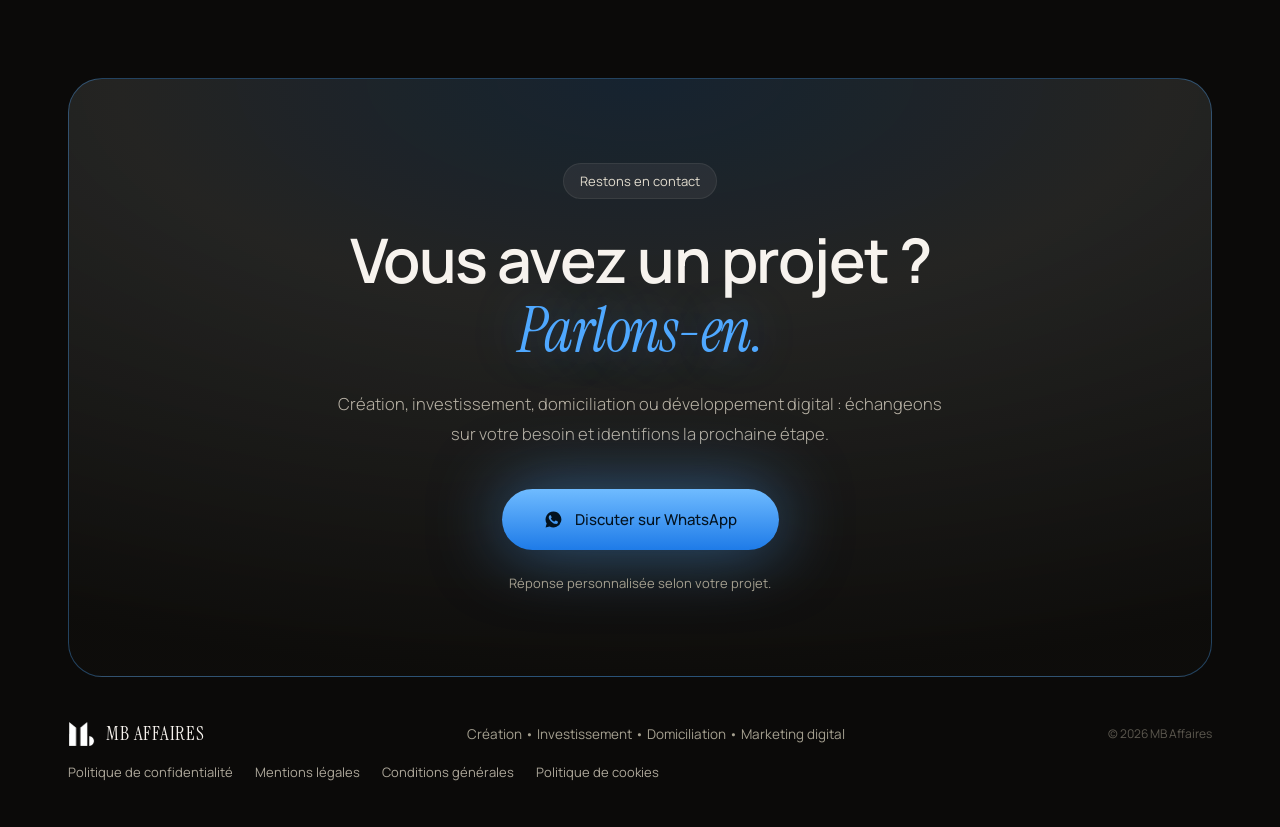
<file: cookies/index.html>
<!DOCTYPE html>
<html lang="fr">
<head>
<meta charset="utf-8">
<meta name="viewport" content="width=device-width, initial-scale=1">
<title>Politique de cookies | MB Affaires</title>
<meta name="description" content="Quels cookies sont utilisés sur le site MB Affaires et comment les gérer.">
<link rel="icon" href="/assets/favicon.png">
<link rel="preconnect" href="https://fonts.googleapis.com">
<link rel="preconnect" href="https://fonts.gstatic.com" crossorigin>
<link href="https://fonts.googleapis.com/css2?family=Instrument+Serif:ital@0;1&family=Manrope:wght@300;400;500;600;700&display=swap" rel="stylesheet">
<link rel="stylesheet" href="/css/style.css">
<!-- Meta Pixel Code -->
<script>
!function(f,b,e,v,n,t,s)
{if(f.fbq)return;n=f.fbq=function(){n.callMethod?
n.callMethod.apply(n,arguments):n.queue.push(arguments)};
if(!f._fbq)f._fbq=n;n.push=n;n.loaded=!0;n.version='2.0';
n.queue=[];t=b.createElement(e);t.async=!0;
t.src=v;s=b.getElementsByTagName(e)[0];
s.parentNode.insertBefore(t,s)}(window, document,'script',
'https://connect.facebook.net/en_US/fbevents.js');
fbq('init', '1593886608929984');
fbq('track', 'PageView');
</script>
<noscript><img height="1" width="1" style="display:none"
src="https://www.facebook.com/tr?id=1593886608929984&ev=PageView&noscript=1"
/></noscript>
<!-- End Meta Pixel Code -->
<!-- Umami Analytics -->
<script defer src="https://backend-mb-affaires.vercel.app/script.js" data-website-id="721369be-13ec-4f88-8487-588a2d5a3856"></script>
</head>
<body>

<canvas id="mb-stars" aria-hidden="true"></canvas>

<header class="site-header">
  <div class="header-inner">
    <a href="/" class="brand">
      <img src="/assets/mb-logo-light.png" alt="MB Affaires">
      <span class="brand-name">MB AFFAIRES</span>
    </a>

    <nav class="nav-desktop">
      <a href="/landing/" class="nav-link">Maroc</a>
      <a href="/hk-360/" class="nav-link">Hong Kong</a>
      <a href="/dubai/" class="nav-link">Dubaï</a>
    </nav>

    <div class="header-actions">
      <a href="#" class="nav-cta" data-wa data-wa-msg="general" target="_blank" rel="noopener">Parler à un conseiller</a>
      <button class="mobile-toggle" data-mobile-toggle aria-expanded="false" aria-controls="mobile-menu" aria-label="Ouvrir le menu">
        <span></span>
        <span></span>
      </button>
    </div>
  </div>
</header>

<div class="mobile-menu" id="mobile-menu" data-mobile-menu>
  <div class="mobile-menu-header">
    <span class="brand-name">MB AFFAIRES</span>
    <button class="mobile-menu-close" data-mobile-close aria-label="Fermer le menu">×</button>
  </div>
  <div class="mobile-menu-body">
    <span class="mobile-menu-eyebrow">DESTINATIONS</span>
    <a href="/" class="mobile-link" data-mobile-close>Accueil</a>
    <a href="/landing/" class="mobile-link" data-mobile-close>Maroc</a>
    <a href="/hk-360/" class="mobile-link" data-mobile-close>Hong Kong</a>
    <a href="/dubai/" class="mobile-link" data-mobile-close>Dubaï</a>
    <div class="mobile-divider"></div>
    <a href="#" class="mobile-cta" data-wa data-wa-msg="general" target="_blank" rel="noopener">Parler à un conseiller</a>
  </div>
</div>

<section class="legal-hero" data-reveal>
  <span class="eyebrow-pill">Cookies</span>
  <h2 class="section-title">Politique de cookies</h2>
  <p class="legal-updated">Dernière mise à jour : 14 août 2026</p>
</section>

<section class="legal-content" data-reveal>
  <h2>Qu’est-ce qu’un cookie ?</h2>
  <p>Un cookie est un petit fichier texte déposé sur votre appareil lors de la visite d’un site internet. Il permet notamment de mémoriser des informations ou de mesurer l’audience d’un site.</p>

  <h2>Cookies utilisés sur ce site</h2>
  <p>Le site mbaffaires.com utilise le <strong>Meta Pixel</strong> (Facebook/Instagram), un outil de mesure publicitaire qui nous permet d’évaluer la performance de nos campagnes publicitaires et de mieux comprendre comment les visiteurs découvrent nos services. Il peut déposer des cookies et transmettre certaines données de navigation (pages visitées, interactions) à Meta.</p>
  <p>Le site n’utilise, à la date de cette mise à jour, aucun autre outil d’analyse d’audience (type Google Analytics).</p>
  <p>Vous pouvez gérer vos préférences publicitaires directement sur Meta via la page <a href="https://www.facebook.com/adpreferences" target="_blank" rel="noopener">Préférences publicitaires</a>, ou refuser ces cookies via les paramètres de confidentialité de votre navigateur.</p>

  <h2>Liens externes</h2>
  <p>Le site contient des liens vers WhatsApp (wa.me), qui vous redirigent vers l’application ou le site de Meta. Une fois sur WhatsApp, votre navigation est soumise à la politique de cookies propre à Meta, sur laquelle nous n’avons aucun contrôle.</p>

  <h2>Évolution de cette politique</h2>
  <p>Si d’autres outils de mesure d’audience ou cookies publicitaires venaient à être ajoutés au site, cette politique sera mise à jour en conséquence.</p>

  <h2>Gérer les cookies dans votre navigateur</h2>
  <p>Vous pouvez à tout moment configurer votre navigateur pour accepter, refuser ou supprimer les cookies déposés par les sites que vous visitez, via les paramètres de confidentialité de votre navigateur.</p>

  <h2>Contact</h2>
  <p>Pour toute question relative à cette politique de cookies : <a href="mailto:contact@mbaffaires.com">contact@mbaffaires.com</a></p>
</section>

<footer class="site-footer">
  <div class="container">
    <div class="footer-glow-card" data-reveal>
      <span class="eyebrow-pill footer-eyebrow">Restons en contact</span>
      <h2 class="footer-title">Vous avez un projet ?<em>Parlons-en.</em></h2>
      <p class="footer-desc">Création, investissement, domiciliation ou développement digital : échangeons sur votre besoin et identifions la prochaine étape.</p>
      <div class="footer-cta-row">
        <a href="#" class="btn btn-glow" data-wa data-wa-msg="general" target="_blank" rel="noopener">
          <svg viewBox="0 0 24 24" width="19" height="19" fill="currentColor" aria-hidden="true"><path d="M12 2a10 10 0 0 0-8.6 15.1L2 22l5-1.3A10 10 0 1 0 12 2Zm5.6 14.2c-.2.7-1.2 1.3-1.9 1.4-.5.1-1.1.1-1.8-.1-.4-.1-1-.3-1.7-.6-3-1.3-4.9-4.3-5-4.5-.2-.2-1.2-1.6-1.2-3s.7-2.1 1-2.4c.2-.3.5-.4.7-.4h.5c.2 0 .4 0 .6.5l.8 2c.1.2.1.4 0 .5l-.3.5-.4.4c-.1.1-.3.3-.1.6.2.3.8 1.3 1.7 2.1 1.1 1 2 1.3 2.3 1.4.3.1.4.1.6-.1l.9-1c.2-.2.3-.2.6-.1l2 .9c.3.1.5.2.5.4.1.1.1.8-.1 1.5Z"/></svg>
          Discuter sur WhatsApp
        </a>
      </div>
      <p class="footer-note">Réponse personnalisée selon votre projet.</p>
    </div>

    <div class="footer-bottom-row">
      <div class="footer-brand">
        <img src="/assets/mb-logo-light.png" alt="MB Affaires">
        <span class="brand-name" style="font-size:19px;">MB AFFAIRES</span>
      </div>
      <p class="footer-tagline">Création • Investissement • Domiciliation • Marketing digital</p>
      <span class="footer-copy">© 2026 MB Affaires</span>
    </div>
    <div class="footer-policy-links">
      <a href="/confidentialite/">Politique de confidentialité</a>
      <a href="/mentions-legales/">Mentions légales</a>
      <a href="/conditions-generales/">Conditions générales</a>
      <a href="/cookies/">Politique de cookies</a>
    </div>
  </div>
</footer>

<a href="#" class="float-wa" data-wa data-wa-msg="general" target="_blank" rel="noopener" aria-label="Nous contacter sur WhatsApp" data-float-wa>
  <svg viewBox="0 0 24 24" width="22" height="22" aria-hidden="true"><path d="M12 2a10 10 0 0 0-8.6 15.1L2 22l5-1.3A10 10 0 1 0 12 2Zm5.6 14.2c-.2.7-1.2 1.3-1.9 1.4-.5.1-1.1.1-1.8-.1-.4-.1-1-.3-1.7-.6-3-1.3-4.9-4.3-5-4.5-.2-.2-1.2-1.6-1.2-3s.7-2.1 1-2.4c.2-.3.5-.4.7-.4h.5c.2 0 .4 0 .6.5l.8 2c.1.2.1.4 0 .5l-.3.5-.4.4c-.1.1-.3.3-.1.6.2.3.8 1.3 1.7 2.1 1.1 1 2 1.3 2.3 1.4.3.1.4.1.6-.1l.9-1c.2-.2.3-.2.6-.1l2 .9c.3.1.5.2.5.4.1.1.1.8-.1 1.5Z"/></svg>
</a>

<script src="/js/script.js"></script>
</body>
</html>
</file>
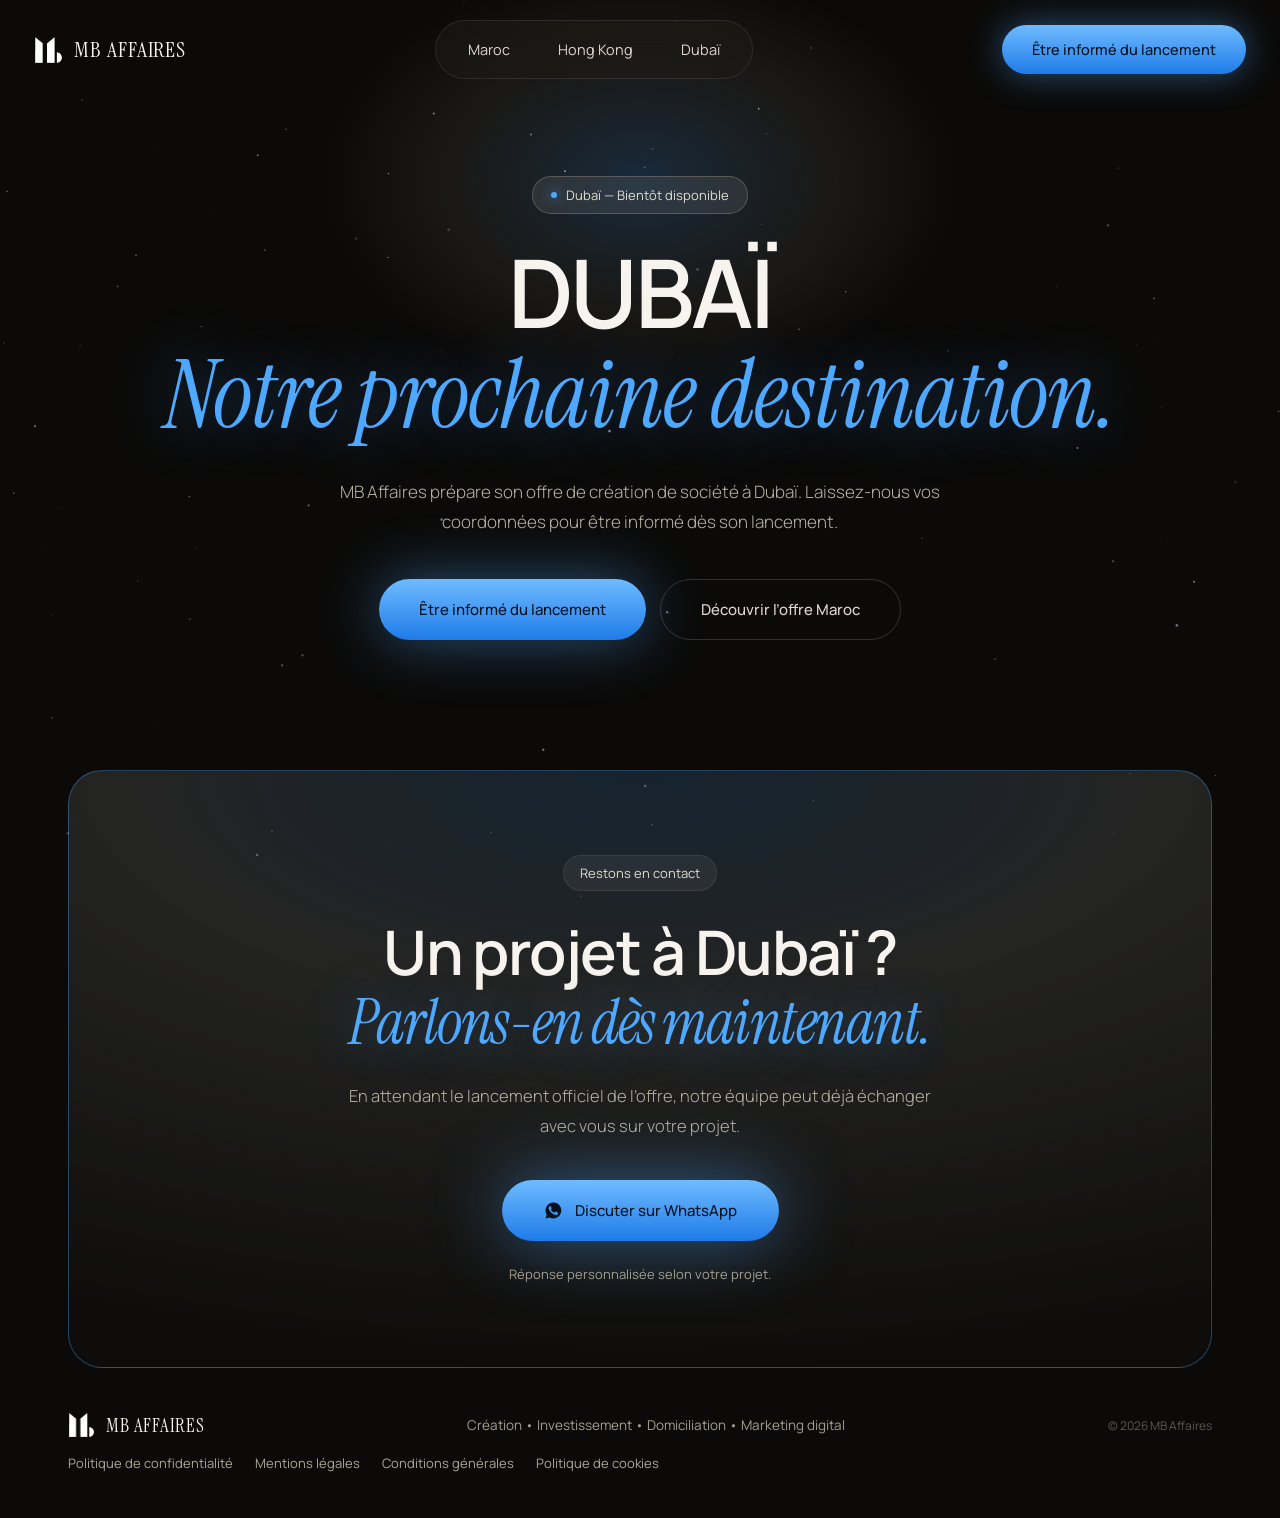
<file: dubai/index.html>
<!DOCTYPE html>
<html lang="fr">
<head>
<meta charset="utf-8">
<meta name="viewport" content="width=device-width, initial-scale=1">
<title>Dubaï — Bientôt disponible | MB Affaires</title>
<meta name="description" content="MB Affaires prépare son offre de création de société à Dubaï. Laissez-nous vos coordonnées pour être informé du lancement.">
<meta property="og:title" content="Dubaï — Bientôt disponible | MB Affaires">
<meta property="og:description" content="Notre offre pour Dubaï arrive prochainement.">
<meta property="og:type" content="website">
<link rel="icon" href="/assets/favicon.png">
<link rel="preconnect" href="https://fonts.googleapis.com">
<link rel="preconnect" href="https://fonts.gstatic.com" crossorigin>
<link href="https://fonts.googleapis.com/css2?family=Instrument+Serif:ital@0;1&family=Manrope:wght@300;400;500;600;700&display=swap" rel="stylesheet">
<link rel="stylesheet" href="/css/style.css">
<!-- Meta Pixel Code -->
<script>
!function(f,b,e,v,n,t,s)
{if(f.fbq)return;n=f.fbq=function(){n.callMethod?
n.callMethod.apply(n,arguments):n.queue.push(arguments)};
if(!f._fbq)f._fbq=n;n.push=n;n.loaded=!0;n.version='2.0';
n.queue=[];t=b.createElement(e);t.async=!0;
t.src=v;s=b.getElementsByTagName(e)[0];
s.parentNode.insertBefore(t,s)}(window, document,'script',
'https://connect.facebook.net/en_US/fbevents.js');
fbq('init', '1593886608929984');
fbq('track', 'PageView');
</script>
<noscript><img height="1" width="1" style="display:none"
src="https://www.facebook.com/tr?id=1593886608929984&ev=PageView&noscript=1"
/></noscript>
<!-- End Meta Pixel Code -->
<!-- Umami Analytics -->
<script defer src="https://backend-mb-affaires.vercel.app/script.js" data-website-id="721369be-13ec-4f88-8487-588a2d5a3856"></script>
</head>
<body>

<canvas id="mb-stars" aria-hidden="true"></canvas>

<header class="site-header">
  <div class="header-inner">
    <a href="/" class="brand">
      <img src="/assets/mb-logo-light.png" alt="MB Affaires">
      <span class="brand-name">MB AFFAIRES</span>
    </a>

    <nav class="nav-desktop">
      <a href="/landing/" class="nav-link">Maroc</a>
      <a href="/hk-360/" class="nav-link">Hong Kong</a>
      <a href="/dubai/" class="nav-link">Dubaï</a>
    </nav>

    <div class="header-actions">
      <a href="#" class="nav-cta" data-wa data-wa-msg="dubai" target="_blank" rel="noopener">Être informé du lancement</a>
      <button class="mobile-toggle" data-mobile-toggle aria-expanded="false" aria-controls="mobile-menu" aria-label="Ouvrir le menu">
        <span></span>
        <span></span>
      </button>
    </div>
  </div>
</header>

<div class="mobile-menu" id="mobile-menu" data-mobile-menu>
  <div class="mobile-menu-header">
    <span class="brand-name">MB AFFAIRES</span>
    <button class="mobile-menu-close" data-mobile-close aria-label="Fermer le menu">×</button>
  </div>
  <div class="mobile-menu-body">
    <span class="mobile-menu-eyebrow">DESTINATIONS</span>
    <a href="/" class="mobile-link" data-mobile-close>Accueil</a>
    <a href="/landing/" class="mobile-link" data-mobile-close>Maroc</a>
    <a href="/hk-360/" class="mobile-link" data-mobile-close>Hong Kong</a>
    <a href="/dubai/" class="mobile-link" data-mobile-close>Dubaï</a>
    <div class="mobile-divider"></div>
    <a href="#" class="mobile-cta" data-wa data-wa-msg="dubai" target="_blank" rel="noopener">Être informé du lancement</a>
  </div>
</div>

<section class="hero">
  <div class="hero-glow" aria-hidden="true"></div>
  <div class="hero-inner">
    <span class="hero-badge" data-reveal>
      <span class="dot"></span>Dubaï — Bientôt disponible
    </span>
    <h1 class="hero-title" data-reveal>DUBAÏ<em>Notre prochaine destination.</em></h1>
    <p class="hero-desc" data-reveal>MB Affaires prépare son offre de création de société à Dubaï. Laissez-nous vos coordonnées pour être informé dès son lancement.</p>
    <div class="hero-actions" data-reveal>
      <a href="#" class="btn btn-glow" data-wa data-wa-msg="dubai" target="_blank" rel="noopener">Être informé du lancement</a>
      <a href="/landing/" class="btn btn-outline">Découvrir l’offre Maroc</a>
    </div>
  </div>
</section>

<footer class="site-footer">
  <div class="container">
    <div class="footer-glow-card" data-reveal>
      <span class="eyebrow-pill footer-eyebrow">Restons en contact</span>
      <h2 class="footer-title">Un projet à Dubaï ?<em>Parlons-en dès maintenant.</em></h2>
      <p class="footer-desc">En attendant le lancement officiel de l’offre, notre équipe peut déjà échanger avec vous sur votre projet.</p>
      <div class="footer-cta-row">
        <a href="#" class="btn btn-glow" data-wa data-wa-msg="dubai" target="_blank" rel="noopener">
          <svg viewBox="0 0 24 24" width="19" height="19" fill="currentColor" aria-hidden="true"><path d="M12 2a10 10 0 0 0-8.6 15.1L2 22l5-1.3A10 10 0 1 0 12 2Zm5.6 14.2c-.2.7-1.2 1.3-1.9 1.4-.5.1-1.1.1-1.8-.1-.4-.1-1-.3-1.7-.6-3-1.3-4.9-4.3-5-4.5-.2-.2-1.2-1.6-1.2-3s.7-2.1 1-2.4c.2-.3.5-.4.7-.4h.5c.2 0 .4 0 .6.5l.8 2c.1.2.1.4 0 .5l-.3.5-.4.4c-.1.1-.3.3-.1.6.2.3.8 1.3 1.7 2.1 1.1 1 2 1.3 2.3 1.4.3.1.4.1.6-.1l.9-1c.2-.2.3-.2.6-.1l2 .9c.3.1.5.2.5.4.1.1.1.8-.1 1.5Z"/></svg>
          Discuter sur WhatsApp
        </a>
      </div>
      <p class="footer-note">Réponse personnalisée selon votre projet.</p>
    </div>

    <div class="footer-bottom-row">
      <div class="footer-brand">
        <img src="/assets/mb-logo-light.png" alt="MB Affaires">
        <span class="brand-name" style="font-size:19px;">MB AFFAIRES</span>
      </div>
      <p class="footer-tagline">Création • Investissement • Domiciliation • Marketing digital</p>
      <span class="footer-copy">© 2026 MB Affaires</span>
    </div>
    <div class="footer-policy-links">
      <a href="/confidentialite/">Politique de confidentialité</a>
      <a href="/mentions-legales/">Mentions légales</a>
      <a href="/conditions-generales/">Conditions générales</a>
      <a href="/cookies/">Politique de cookies</a>
    </div>
  </div>
</footer>

<a href="#" class="float-wa" data-wa data-wa-msg="dubai" target="_blank" rel="noopener" aria-label="Nous contacter sur WhatsApp" data-float-wa>
  <svg viewBox="0 0 24 24" width="22" height="22" aria-hidden="true"><path d="M12 2a10 10 0 0 0-8.6 15.1L2 22l5-1.3A10 10 0 1 0 12 2Zm5.6 14.2c-.2.7-1.2 1.3-1.9 1.4-.5.1-1.1.1-1.8-.1-.4-.1-1-.3-1.7-.6-3-1.3-4.9-4.3-5-4.5-.2-.2-1.2-1.6-1.2-3s.7-2.1 1-2.4c.2-.3.5-.4.7-.4h.5c.2 0 .4 0 .6.5l.8 2c.1.2.1.4 0 .5l-.3.5-.4.4c-.1.1-.3.3-.1.6.2.3.8 1.3 1.7 2.1 1.1 1 2 1.3 2.3 1.4.3.1.4.1.6-.1l.9-1c.2-.2.3-.2.6-.1l2 .9c.3.1.5.2.5.4.1.1.1.8-.1 1.5Z"/></svg>
</a>

<script src="/js/script.js"></script>
</body>
</html>
</file>
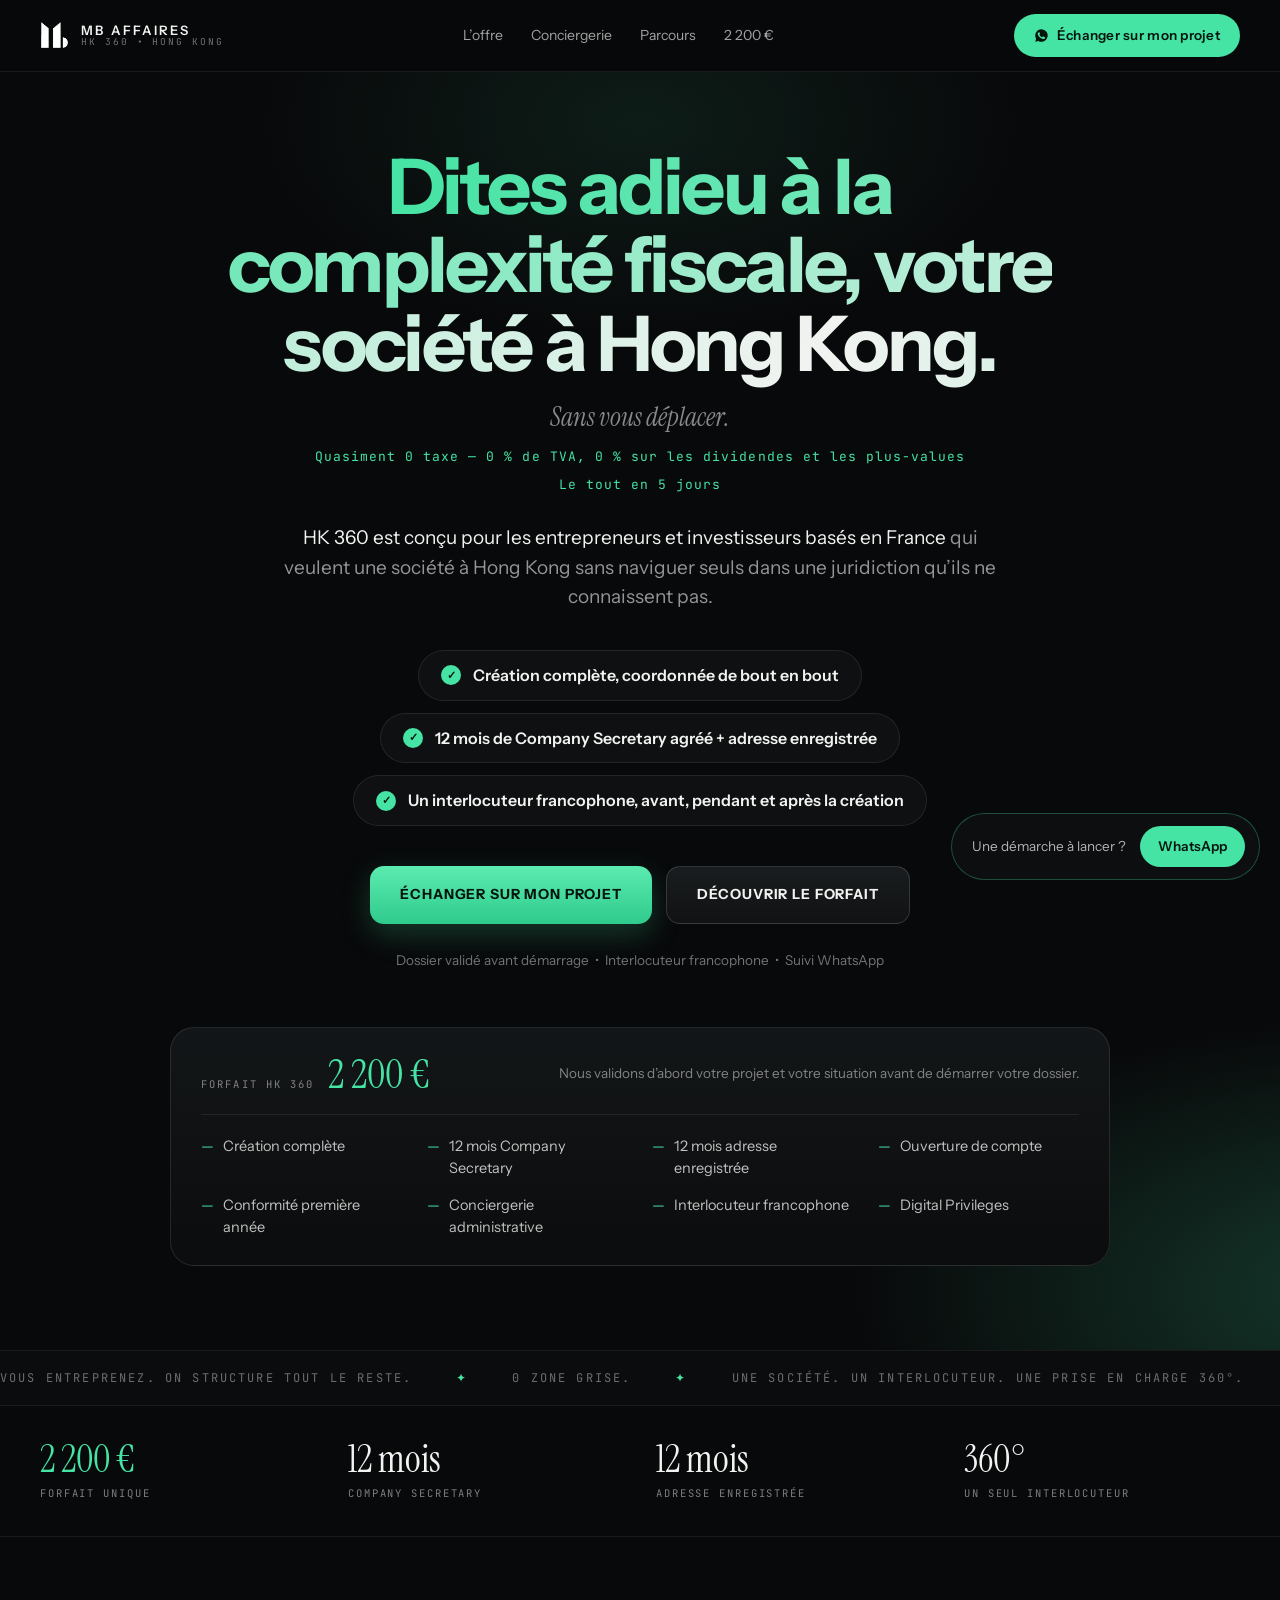
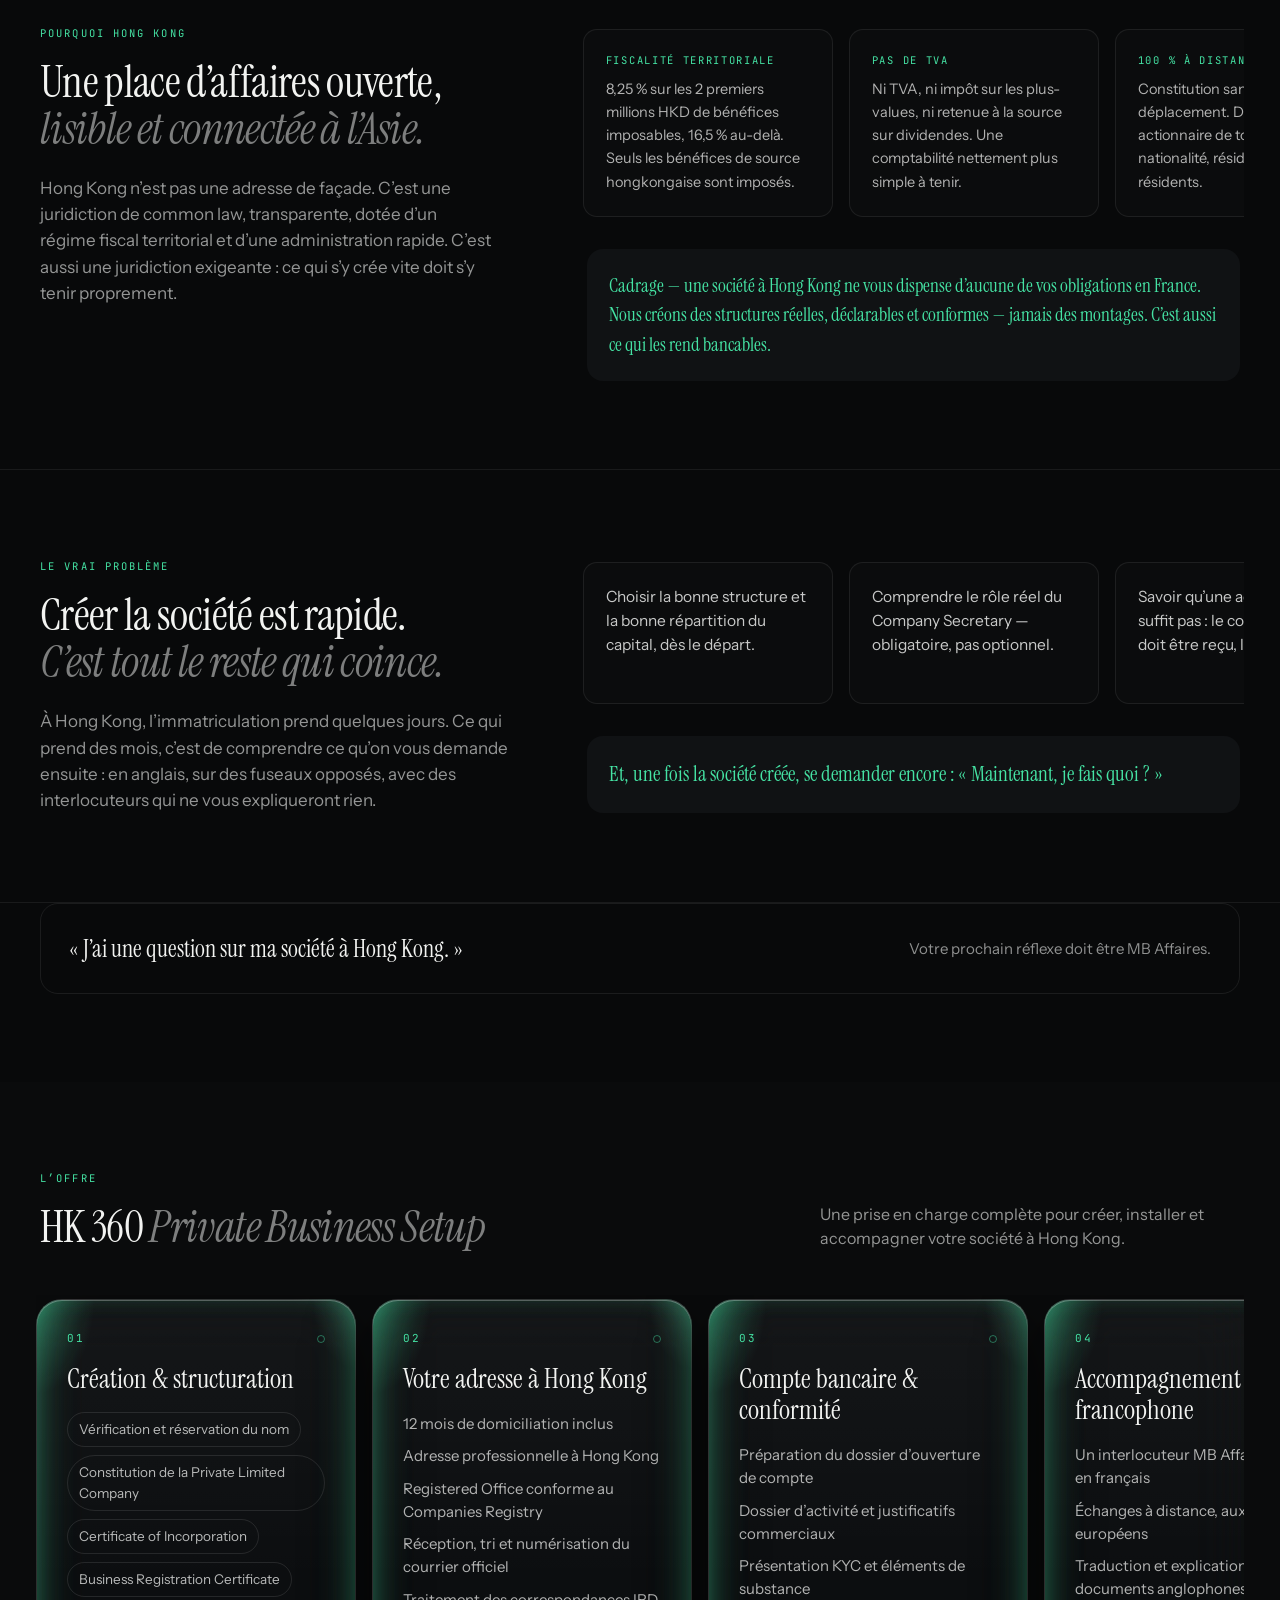
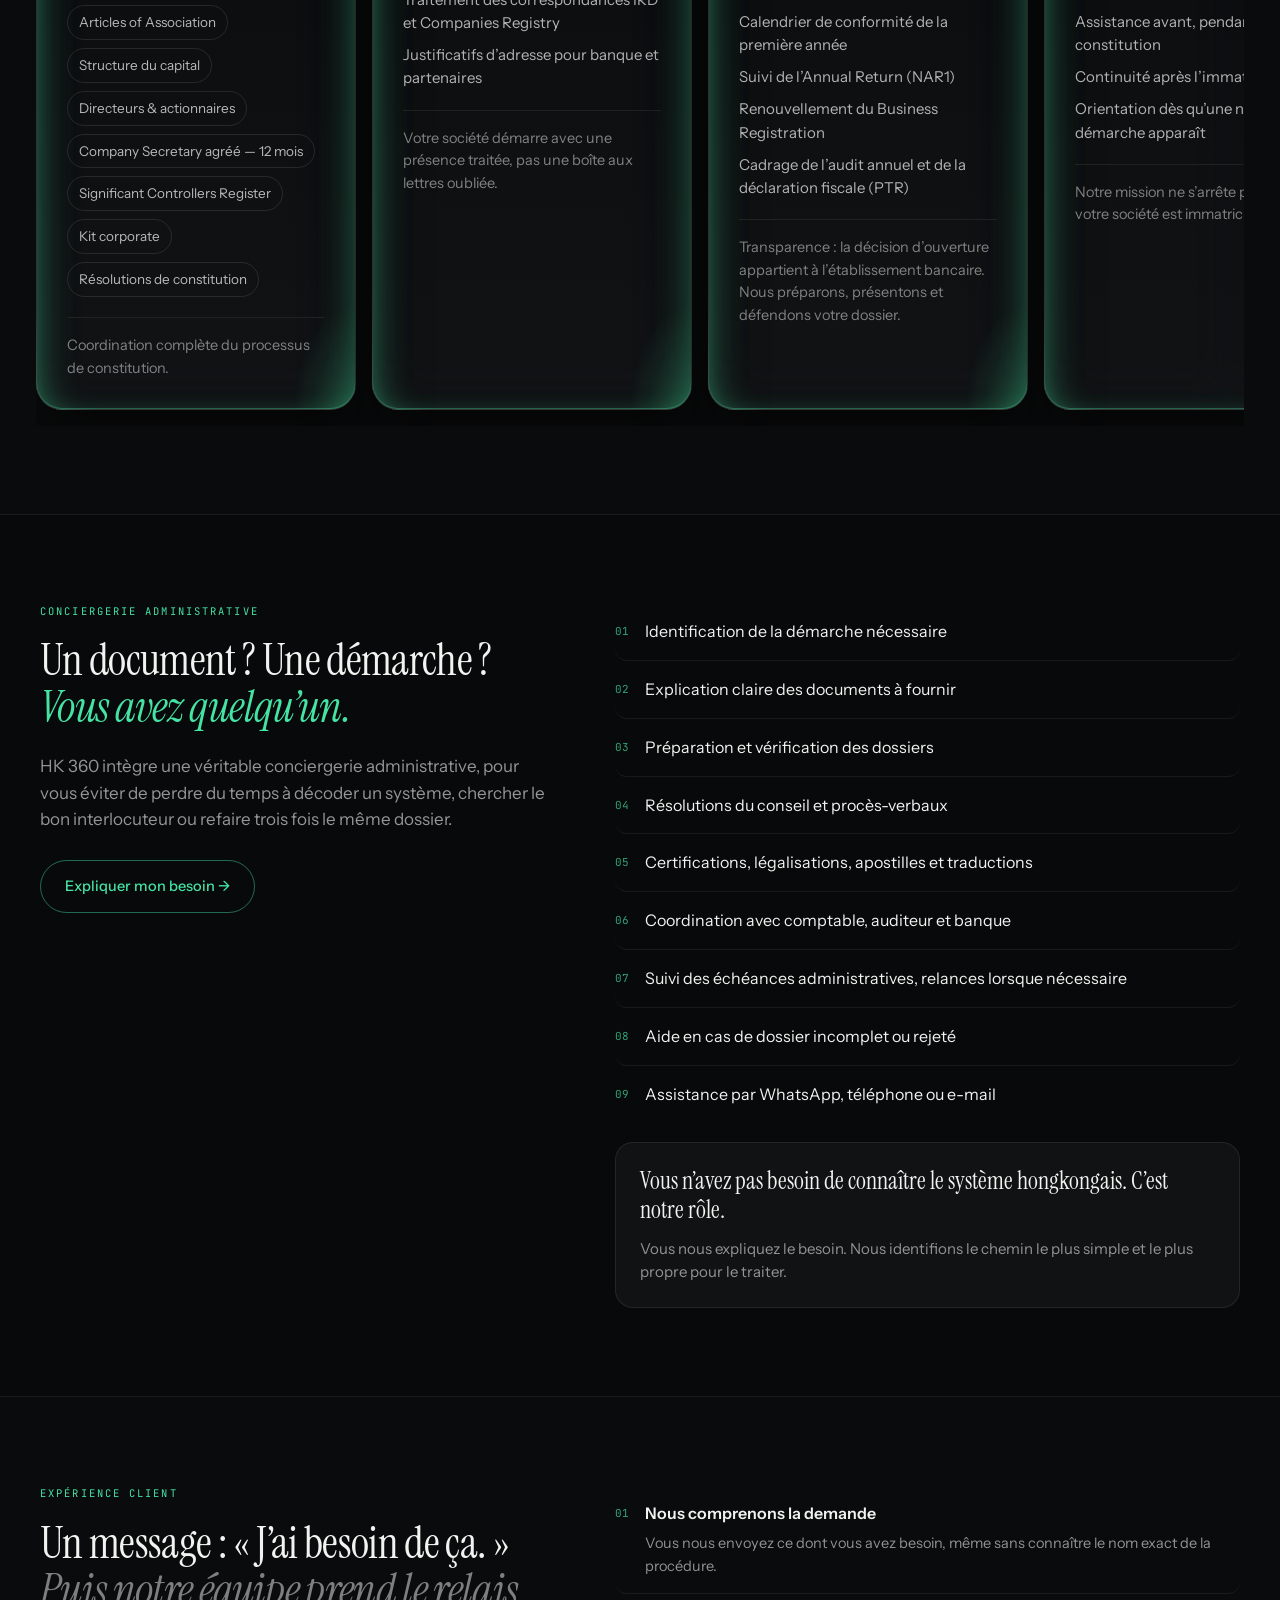
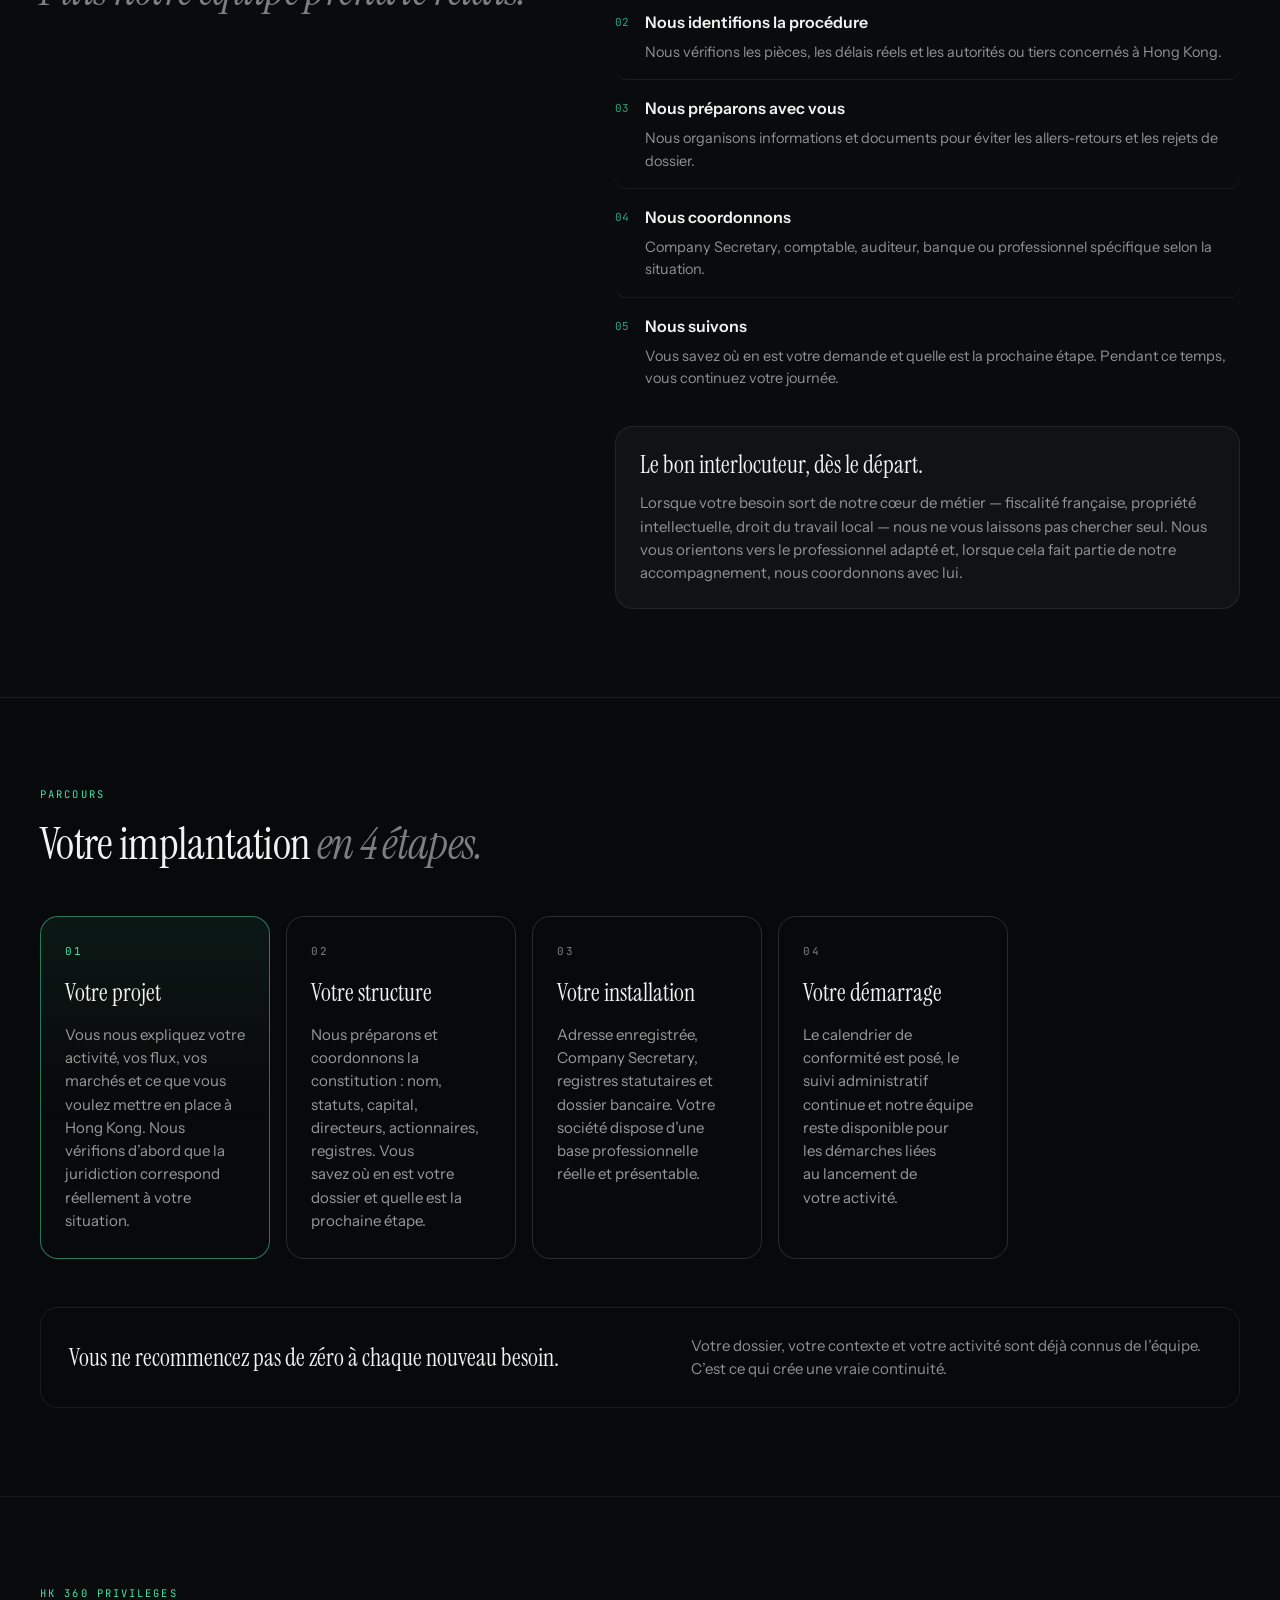
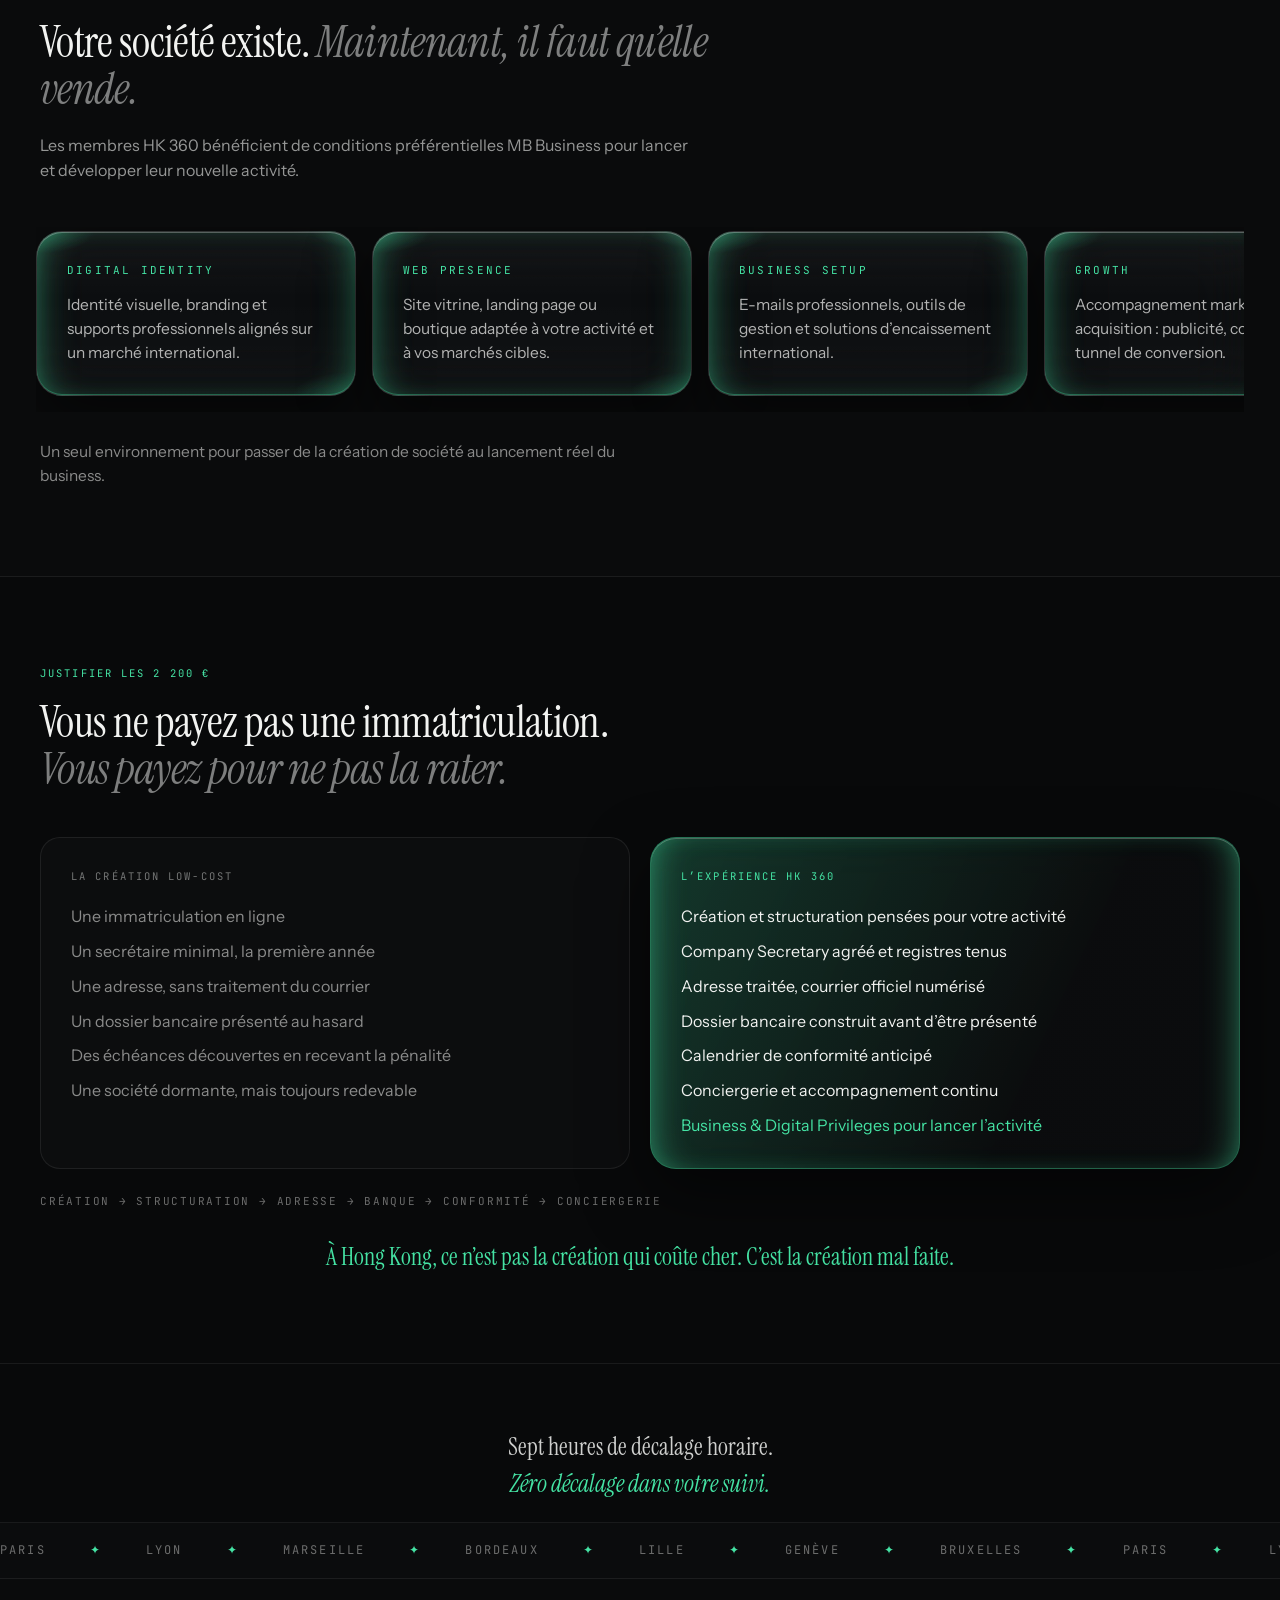
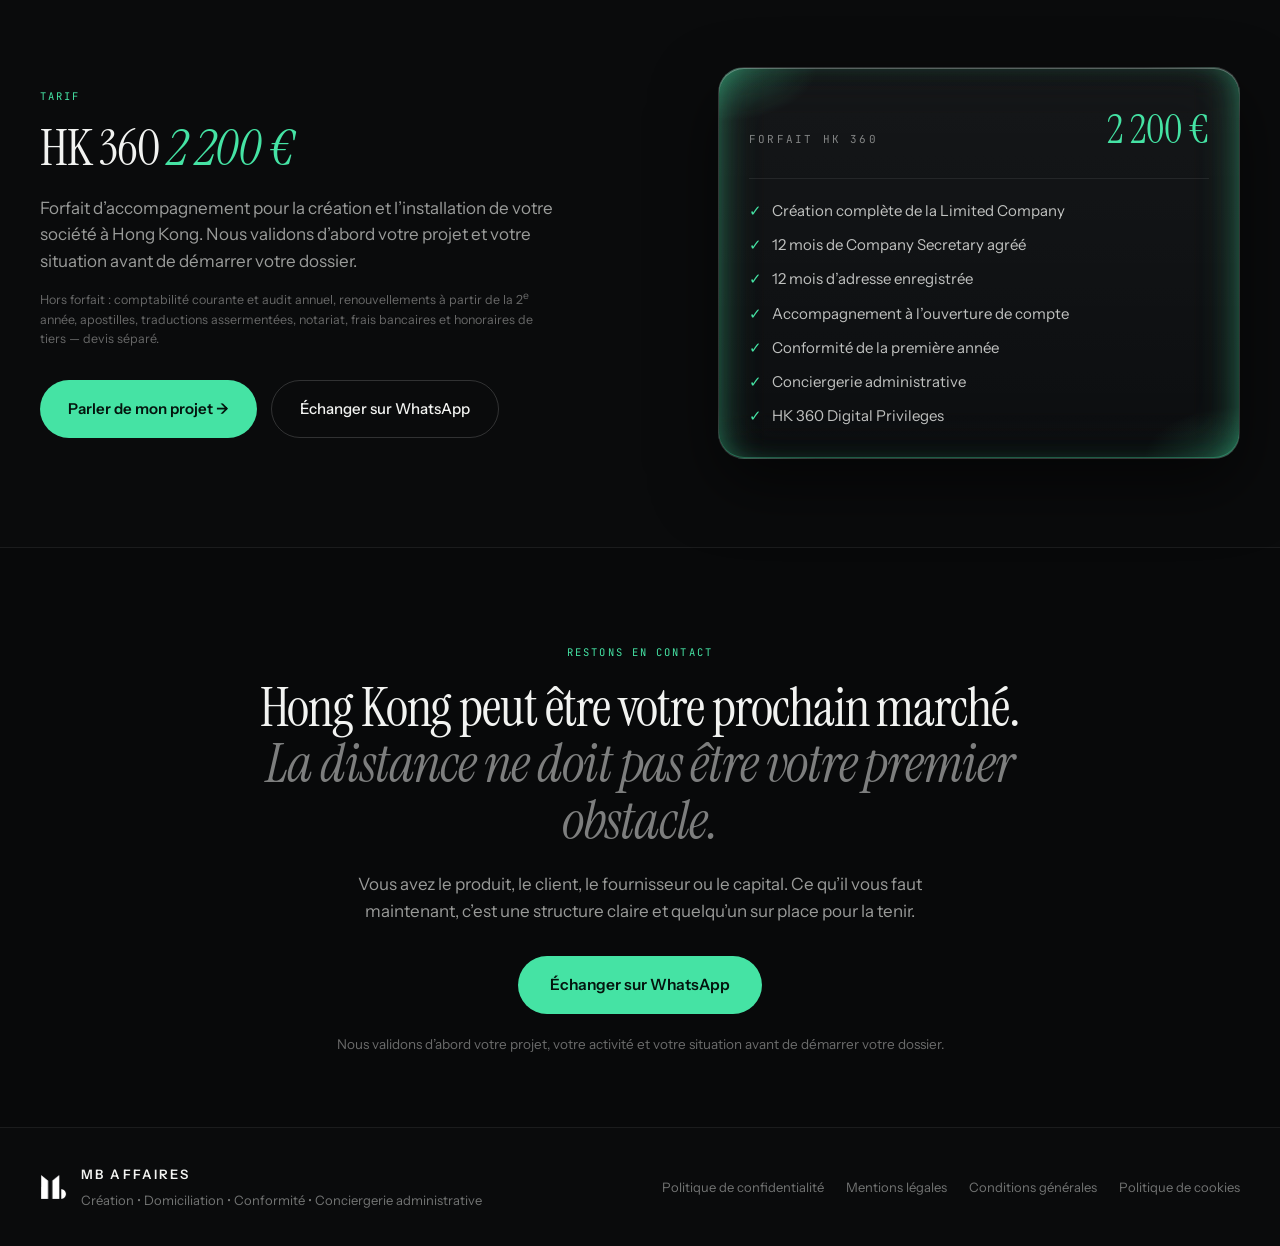
<file: hk-360/index.html>
<!DOCTYPE html>
<html lang="fr">
<head>
<meta charset="utf-8">
<meta name="viewport" content="width=device-width, initial-scale=1">
<title>HK 360 | Private Business Setup à Hong Kong — MB Affaires</title>
<meta name="description" content="HK 360 : création de votre Limited Company, Company Secretary agréé, adresse enregistrée, accompagnement bancaire et conciergerie administrative à Hong Kong. Forfait 2 200 €.">
<meta property="og:title" content="HK 360 — Private Business Setup, Hong Kong">
<meta property="og:description" content="Vous entreprenez. On structure tout le reste.">
<meta property="og:type" content="website">
<link rel="icon" href="/assets/favicon.png">
<link rel="preconnect" href="https://fonts.googleapis.com">
<link rel="preconnect" href="https://fonts.gstatic.com" crossorigin>
<link href="https://fonts.googleapis.com/css2?family=Instrument+Serif:ital@0;1&family=Instrument+Sans:wght@400;500;600;700&family=JetBrains+Mono:wght@400;500&display=swap" rel="stylesheet">
<style>
  html, body { margin: 0; padding: 0; background: #08090A; }
  * { box-sizing: border-box; }
  a { color: #45E3A4; text-decoration: none; }
  html { scroll-behavior: smooth; }
  @keyframes mre-marquee { from { transform: translateX(0); } to { transform: translateX(-50%); } }
  @keyframes mre-pulse { 0%,100% { opacity: .35; } 50% { opacity: 1; } }
  @keyframes mre-rise { from { opacity: 0; transform: translateY(26px); } to { opacity: 1; transform: translateY(0); } }
  @keyframes mre-diag-l { from { opacity: 0; transform: translate3d(-56px, 38px, 0); } to { opacity: 1; transform: none; } }
  @keyframes mre-diag-r { from { opacity: 0; transform: translate3d(56px, 38px, 0); } to { opacity: 1; transform: none; } }
  @keyframes mre-glow { 0%,100% { opacity: .55; transform: translateX(-50%) scale(1); } 50% { opacity: 1; transform: translateX(-50%) scale(1.06); } }
  @keyframes mre-sweep { from { background-position: 0% 50%; } to { background-position: 200% 50%; } }
  @media (max-width: 1100px) { .mre-sticky { display: none !important; } }

  /* hover states (ported from Claude Design style-hover attributes) */
  .hk-nav-link:hover { color: #45E3A4; }
  .hk-header-cta:hover { background: #7BEFC1; }
  .hk-btn-primary:hover { transform: translateY(-2px); box-shadow: 0 14px 36px rgba(69,227,164,.32); }
  .hk-btn-outline:hover { border-color: rgba(69,227,164,.5); color: #45E3A4; }
  .hk-card:hover { transform: translateY(-7px); border-color: rgba(69,227,164,.45); box-shadow: inset 0 1px 0 rgba(255,255,255,.4), inset 0 -1px 0 rgba(69,227,164,.5), inset 26px 0 52px -30px rgba(69,227,164,1), inset -26px 0 52px -30px rgba(69,227,164,1), 0 34px 80px rgba(0,0,0,.6), 0 0 60px rgba(69,227,164,.18); }
  .hk-pill-outline:hover { background: rgba(69,227,164,.1); }
  .hk-list-item:hover { padding-left: 14px; background: linear-gradient(90deg, rgba(69,227,164,.12), rgba(69,227,164,0) 70%); }
  .hk-tile:hover { transform: translateY(-6px); border-color: rgba(69,227,164,.6); background: linear-gradient(180deg,rgba(69,227,164,.08),rgba(8,9,10,0) 62%); }
  .hk-tarif-primary:hover { background: #7BEFC1; }
  .hk-tarif-outline:hover { border-color: rgba(69,227,164,.55); color: #45E3A4; }
  .hk-cta-lg:hover { background: #7BEFC1; }
  .hk-footer-link:hover { color: #45E3A4; }
  .hk-sticky-btn:hover { background: #7BEFC1; }

  /* ------------------------------------------------------------------
     Mobile menu (hidden on desktop; the design reference has no
     mobile nav at all, so this is new — built in the same visual
     language: dark glass, mint accent, JetBrains Mono labels)
     ------------------------------------------------------------------ */
  .hk-menu-toggle { display: none; }
  .hk-mobile-menu { display: none; }

  @media (max-width: 900px) {
    .hk-menu-toggle {
      display: flex;
      align-items: center;
      justify-content: center;
      width: 40px;
      height: 40px;
      flex: none;
      border: 1px solid rgba(255,255,255,.14);
      border-radius: 10px;
      background: #101213;
      cursor: pointer;
    }
    .hk-menu-toggle span { display: block; width: 16px; height: 1.5px; background: #F2F3F1; }
    .hk-menu-toggle span + span { margin-top: 4px; }

    .hk-mobile-menu {
      display: block;
      position: fixed;
      inset: 0;
      z-index: 80;
      background: #08090A;
      opacity: 0;
      pointer-events: none;
      transform: translateY(-8px);
      transition: opacity .25s ease, transform .25s ease;
      overflow-y: auto;
    }
    .hk-mobile-menu.open { opacity: 1; pointer-events: auto; transform: translateY(0); }
  }

  /* ------------------------------------------------------------------
     Mobile bottom CTA bar (replaces the desktop floating sticky pill,
     which is cramped and easy to miss on a phone)
     ------------------------------------------------------------------ */
  .hk-mobile-bar { display: none; }
  @media (max-width: 780px) {
    .hk-mobile-bar {
      display: flex;
      position: fixed;
      left: 0; right: 0; bottom: 0;
      z-index: 55;
      padding: 12px 16px calc(12px + env(safe-area-inset-bottom));
      background: rgba(8,9,10,.92);
      backdrop-filter: blur(14px);
      border-top: 1px solid rgba(255,255,255,.08);
      transform: translateY(100%);
      transition: transform .3s ease;
    }
    .hk-mobile-bar.visible { transform: translateY(0); }
    .hk-mobile-bar a {
      flex: 1;
      display: flex;
      align-items: center;
      justify-content: center;
      gap: 8px;
      padding: 13px 16px;
      border-radius: 12px;
      background: #45E3A4;
      color: #04150E;
      font-size: 14.5px;
      font-weight: 700;
    }
  }

  /* minimal responsive additions (design reference is desktop-only) */
  @media (max-width: 900px) {
    .hk-nav { display: none !important; }
  }
  @media (max-width: 780px) {
    .hk-sec { padding: 56px 22px !important; }
    .hk-grid-2 { grid-template-columns: 1fr !important; gap: 40px !important; }
    .hk-grid-4 { grid-template-columns: 1fr 1fr !important; }
    .hk-stats { grid-template-columns: 1fr 1fr !important; gap: 24px !important; }
    .hk-hero { padding: 20px 22px 100px !important; }
    .hk-h1 { font-size: clamp(32px,10vw,86px) !important; }
    .mre-sticky { display: none !important; }
  }
  @media (max-width: 480px) {
    .hk-grid-4 { grid-template-columns: 1fr !important; }
    .hk-stats { grid-template-columns: 1fr !important; }
    .hk-header-cta-label { display: none; }
  }

  /* ------------------------------------------------------------------
     Horizontal-scrolling card rows (both mobile and desktop) — used
     for sections with several cards/tiles that would otherwise stack
     into a lot of vertical scrolling.
     ------------------------------------------------------------------ */
  .hk-hscroll {
    display: flex;
    gap: 16px;
    min-width: 0;
    overflow-x: auto;
    scroll-snap-type: x proximity;
    -webkit-overflow-scrolling: touch;
    padding: 4px 4px 16px;
    margin: 44px -4px 0;
    scrollbar-width: thin;
    scrollbar-color: rgba(69,227,164,.4) transparent;
  }
  .hk-hscroll::-webkit-scrollbar { height: 6px; }
  .hk-hscroll::-webkit-scrollbar-thumb { background: rgba(69,227,164,.35); border-radius: 999px; }
  .hk-hscroll::-webkit-scrollbar-track { background: transparent; }
  .hk-hscroll > * { scroll-snap-align: start; flex: 0 0 auto; }
  .hk-hscroll-card { width: min(320px, 82vw); }
  .hk-hscroll-fact { width: min(250px, 78vw); }
  .hk-hscroll-tile { width: min(230px, 74vw); }
</style>
<!-- Meta Pixel Code -->
<script>
!function(f,b,e,v,n,t,s)
{if(f.fbq)return;n=f.fbq=function(){n.callMethod?
n.callMethod.apply(n,arguments):n.queue.push(arguments)};
if(!f._fbq)f._fbq=n;n.push=n;n.loaded=!0;n.version='2.0';
n.queue=[];t=b.createElement(e);t.async=!0;
t.src=v;s=b.getElementsByTagName(e)[0];
s.parentNode.insertBefore(t,s)}(window, document,'script',
'https://connect.facebook.net/en_US/fbevents.js');
fbq('init', '1593886608929984');
fbq('track', 'PageView');
</script>
<noscript><img height="1" width="1" style="display:none"
src="https://www.facebook.com/tr?id=1593886608929984&ev=PageView&noscript=1"
/></noscript>
<!-- End Meta Pixel Code -->
<!-- Umami Analytics -->
<script defer src="https://backend-mb-affaires.vercel.app/script.js" data-website-id="721369be-13ec-4f88-8487-588a2d5a3856"></script>
</head>
<body>
<div style="background:#08090A;color:#F2F3F1;font-family:'Instrument Sans',Helvetica,Arial,sans-serif;font-size:17px;line-height:1.55;-webkit-font-smoothing:antialiased;overflow-x:hidden">

  <header style="position:sticky;top:0;z-index:50;display:flex;align-items:center;justify-content:space-between;gap:24px;padding:14px 40px;background:rgba(8,9,10,.82);backdrop-filter:blur(14px);border-bottom:1px solid rgba(255,255,255,.07)">
    <div style="display:flex;align-items:center;gap:12px">
      <img src="/assets/mb-logo-light.png" alt="MB Affaires" style="height:28px;width:auto;flex:none">
      <div style="display:flex;flex-direction:column;line-height:1.1">
        <span style="font-size:13px;font-weight:600;letter-spacing:.16em">MB AFFAIRES</span>
        <span style="font-family:'JetBrains Mono',monospace;font-size:9.5px;letter-spacing:.2em;color:rgba(242,243,241,.45)">HK 360 • HONG KONG</span>
      </div>
    </div>
    <nav class="hk-nav" style="display:flex;align-items:center;gap:28px;font-size:14px;color:rgba(242,243,241,.66)">
      <a href="#offre" class="hk-nav-link" style="color:inherit">L’offre</a>
      <a href="#conciergerie" class="hk-nav-link" style="color:inherit">Conciergerie</a>
      <a href="#parcours" class="hk-nav-link" style="color:inherit">Parcours</a>
      <a href="#tarif" class="hk-nav-link" style="color:inherit">2 200 €</a>
    </nav>
    <div style="display:flex;align-items:center;gap:10px">
      <a href="#" class="hk-header-cta" data-wa data-wa-msg="projet" target="_blank" rel="noopener noreferrer" style="display:flex;align-items:center;gap:8px;padding:11px 20px;border-radius:999px;background:#45E3A4;color:#04150E;font-size:13.5px;font-weight:600;letter-spacing:.02em">
        <svg viewBox="0 0 24 24" width="15" height="15" fill="currentColor" aria-hidden="true"><path d="M12 2a10 10 0 0 0-8.6 15.1L2 22l5-1.3A10 10 0 1 0 12 2Zm5.6 14.2c-.2.7-1.2 1.3-1.9 1.4-.5.1-1.1.1-1.8-.1-.4-.1-1-.3-1.7-.6-3-1.3-4.9-4.3-5-4.5-.2-.2-1.2-1.6-1.2-3s.7-2.1 1-2.4c.2-.3.5-.4.7-.4h.5c.2 0 .4 0 .6.5l.8 2c.1.2.1.4 0 .5l-.3.5-.4.4c-.1.1-.3.3-.1.6.2.3.8 1.3 1.7 2.1 1.1 1 2 1.3 2.3 1.4.3.1.4.1.6-.1l.9-1c.2-.2.3-.2.6-.1l2 .9c.3.1.5.2.5.4.1.1.1.8-.1 1.5Z"/></svg>
        <span class="hk-header-cta-label">Échanger sur mon projet</span>
      </a>
      <button type="button" class="hk-menu-toggle" data-hk-menu-toggle aria-expanded="false" aria-controls="hk-mobile-menu" aria-label="Ouvrir le menu">
        <span></span><span></span>
      </button>
    </div>
  </header>

  <div class="hk-mobile-menu" id="hk-mobile-menu" data-hk-mobile-menu>
    <div style="display:flex;align-items:center;justify-content:space-between;padding:14px 22px;border-bottom:1px solid rgba(255,255,255,.07)">
      <div style="display:flex;align-items:center;gap:12px">
        <img src="/assets/mb-logo-light.png" alt="MB Affaires" style="height:28px;width:auto;flex:none">
        <span style="font-size:13px;font-weight:600;letter-spacing:.16em">MB AFFAIRES</span>
      </div>
      <button type="button" data-hk-menu-close aria-label="Fermer le menu" style="background:none;border:0;color:#F2F3F1;font-size:28px;line-height:1;padding:4px 8px;cursor:pointer">×</button>
    </div>
    <div style="display:flex;flex-direction:column;gap:22px;padding:34px 26px">
      <span style="font-family:'JetBrains Mono',monospace;font-size:10px;letter-spacing:.2em;color:rgba(242,243,241,.45)">HK 360</span>
      <a href="#offre" data-hk-menu-close style="font-family:'Instrument Serif',Georgia,serif;font-size:27px;color:#F2F3F1">L’offre</a>
      <a href="#conciergerie" data-hk-menu-close style="font-family:'Instrument Serif',Georgia,serif;font-size:27px;color:#F2F3F1">Conciergerie</a>
      <a href="#experience" data-hk-menu-close style="font-family:'Instrument Serif',Georgia,serif;font-size:27px;color:#F2F3F1">Expérience client</a>
      <a href="#parcours" data-hk-menu-close style="font-family:'Instrument Serif',Georgia,serif;font-size:27px;color:#F2F3F1">Parcours</a>
      <a href="#privileges" data-hk-menu-close style="font-family:'Instrument Serif',Georgia,serif;font-size:27px;color:#F2F3F1">HK 360 Privileges</a>
      <a href="#tarif" data-hk-menu-close style="font-family:'Instrument Serif',Georgia,serif;font-size:27px;color:#F2F3F1">2 200 € — Forfait</a>
      <a href="#" data-wa data-wa-msg="projet" data-hk-menu-close target="_blank" rel="noopener noreferrer" style="margin-top:8px;text-align:center;padding:16px;border-radius:999px;background:#45E3A4;color:#04150E;font-size:14.5px;font-weight:700">Échanger sur mon projet</a>
    </div>
  </div>

  <section class="hk-hero" style="position:relative;overflow:hidden;padding:76px 40px 84px;border-bottom:1px solid rgba(255,255,255,.07)">
    <div style="position:absolute;bottom:-320px;left:50%;width:1500px;height:760px;background:radial-gradient(50% 50% at 50% 50%, rgba(69,227,164,.22), rgba(8,9,10,0) 72%);animation:mre-glow 9s ease-in-out infinite;pointer-events:none"></div>
    <div style="position:absolute;top:-260px;left:50%;width:1100px;height:620px;background:radial-gradient(50% 50% at 50% 50%, rgba(69,227,164,.09), rgba(8,9,10,0) 70%);transform:translateX(-50%);pointer-events:none"></div>

    <div style="position:relative;max-width:1080px;margin:0 auto;display:flex;flex-direction:column;align-items:center;text-align:center">
      <h1 class="hk-h1" style="margin:0;max-width:960px;font-weight:700;font-size:clamp(42px,6vw,86px);line-height:1.02;letter-spacing:-.035em;text-wrap:balance">
        <span style="background:linear-gradient(96deg,#45E3A4,#F2F3F1 46%,#45E3A4 78%,#F2F3F1);background-size:200% auto;-webkit-background-clip:text;background-clip:text;color:transparent;animation:mre-sweep 9s linear infinite">Dites adieu à la complexité fiscale, votre société à Hong Kong.</span>
      </h1>
      <p style="margin:14px 0 0;font-family:'Instrument Serif',Georgia,serif;font-style:italic;font-size:clamp(19px,2.4vw,26px);color:rgba(242,243,241,.55);animation:mre-rise .7s ease-out .05s both">Sans vous déplacer.</p>
      <p style="margin:10px 0 0;font-family:'JetBrains Mono',monospace;font-size:13px;letter-spacing:.08em;color:#45E3A4;animation:mre-rise .7s ease-out .1s both">Quasiment 0 taxe — 0 % de TVA, 0 % sur les dividendes et les plus-values</p>
      <p style="margin:8px 0 0;font-family:'JetBrains Mono',monospace;font-size:13px;letter-spacing:.08em;color:#45E3A4;animation:mre-rise .7s ease-out .13s both">Le tout en 5 jours</p>

      <p style="margin:28px 0 0;max-width:760px;font-size:19px;color:rgba(242,243,241,.6);text-wrap:pretty;animation:mre-rise .7s ease-out .2s both">
        <span style="color:#F2F3F1">HK 360 est conçu pour les entrepreneurs et investisseurs basés en France</span> qui veulent une société à Hong Kong sans naviguer seuls dans une juridiction qu’ils ne connaissent pas.
      </p>

      <div style="display:flex;flex-direction:column;align-items:center;gap:12px;margin-top:38px">
        <div style="display:flex;align-items:center;gap:12px;padding:12px 22px;border:1px solid rgba(255,255,255,.09);border-radius:999px;background:#0E1011;animation:mre-rise .7s ease-out .3s both">
          <span style="flex:none;width:20px;height:20px;border-radius:50%;background:#45E3A4;color:#04150E;display:flex;align-items:center;justify-content:center;font-size:11px;font-weight:700">✓</span>
          <span style="font-size:16px;font-weight:600">Création complète, coordonnée de bout en bout</span>
        </div>
        <div style="display:flex;align-items:center;gap:12px;padding:12px 22px;border:1px solid rgba(255,255,255,.09);border-radius:999px;background:#0E1011;animation:mre-rise .7s ease-out .38s both">
          <span style="flex:none;width:20px;height:20px;border-radius:50%;background:#45E3A4;color:#04150E;display:flex;align-items:center;justify-content:center;font-size:11px;font-weight:700">✓</span>
          <span style="font-size:16px;font-weight:600">12 mois de Company Secretary agréé + adresse enregistrée</span>
        </div>
        <div style="display:flex;align-items:center;gap:12px;padding:12px 22px;border:1px solid rgba(255,255,255,.09);border-radius:999px;background:#0E1011;animation:mre-rise .7s ease-out .46s both">
          <span style="flex:none;width:20px;height:20px;border-radius:50%;background:#45E3A4;color:#04150E;display:flex;align-items:center;justify-content:center;font-size:11px;font-weight:700">✓</span>
          <span style="font-size:16px;font-weight:600">Un interlocuteur francophone, avant, pendant et après la création</span>
        </div>
      </div>

      <div style="display:flex;flex-wrap:wrap;justify-content:center;gap:14px;margin-top:40px;animation:mre-rise .7s ease-out .55s both">
        <a href="#" class="hk-btn-primary" data-wa data-wa-msg="projet" target="_blank" rel="noopener noreferrer" style="display:flex;align-items:center;padding:17px 30px;border-radius:14px;background:linear-gradient(180deg,#5CEBB0,#2FCB8C);color:#04150E;font-size:14px;font-weight:700;letter-spacing:.06em;text-transform:uppercase;box-shadow:0 10px 30px rgba(69,227,164,.22)">Échanger sur mon projet</a>
        <a href="#offre" class="hk-btn-outline" style="display:flex;align-items:center;padding:17px 30px;border-radius:14px;border:1px solid rgba(255,255,255,.14);background:linear-gradient(180deg,#1A1D1F,#101213);color:#F2F3F1;font-size:14px;font-weight:700;letter-spacing:.06em;text-transform:uppercase">Découvrir le forfait</a>
      </div>

      <div style="margin-top:26px;font-size:13.5px;color:rgba(242,243,241,.46);animation:mre-rise .7s ease-out .65s both">
        Dossier validé avant démarrage &nbsp;•&nbsp; Interlocuteur francophone &nbsp;•&nbsp; Suivi WhatsApp
      </div>

      <aside style="width:100%;max-width:940px;margin-top:56px;padding:26px 30px;border:1px solid rgba(255,255,255,.1);border-radius:24px;background:linear-gradient(180deg,#131618,#0B0C0D);text-align:left;animation:mre-rise .8s ease-out .75s both">
        <div style="display:flex;flex-wrap:wrap;align-items:center;justify-content:space-between;gap:20px;padding-bottom:20px;border-bottom:1px solid rgba(255,255,255,.08)">
          <div style="display:flex;align-items:baseline;gap:14px">
            <span style="font-family:'JetBrains Mono',monospace;font-size:10.5px;letter-spacing:.2em;color:rgba(242,243,241,.5)">FORFAIT HK 360</span>
            <span style="font-family:'Instrument Serif',Georgia,serif;font-size:40px;line-height:1;color:#45E3A4">2 200 €</span>
          </div>
          <span style="font-size:13.5px;color:rgba(242,243,241,.5)">Nous validons d’abord votre projet et votre situation avant de démarrer votre dossier.</span>
        </div>
        <div class="hk-grid-4" style="display:grid;grid-template-columns:repeat(4,1fr);gap:14px 24px;margin-top:20px;font-size:14.5px;color:rgba(242,243,241,.78)">
          <div style="display:flex;gap:9px"><span style="color:#45E3A4">—</span>Création complète</div>
          <div style="display:flex;gap:9px"><span style="color:#45E3A4">—</span>12 mois Company Secretary</div>
          <div style="display:flex;gap:9px"><span style="color:#45E3A4">—</span>12 mois adresse enregistrée</div>
          <div style="display:flex;gap:9px"><span style="color:#45E3A4">—</span>Ouverture de compte</div>
          <div style="display:flex;gap:9px"><span style="color:#45E3A4">—</span>Conformité première année</div>
          <div style="display:flex;gap:9px"><span style="color:#45E3A4">—</span>Conciergerie administrative</div>
          <div style="display:flex;gap:9px"><span style="color:#45E3A4">—</span>Interlocuteur francophone</div>
          <div style="display:flex;gap:9px"><span style="color:#45E3A4">—</span>Digital Privileges</div>
        </div>
      </aside>
    </div>
  </section>

  <div style="overflow:hidden;padding:18px 0;border-bottom:1px solid rgba(255,255,255,.07);background:#0B0C0D">
    <div style="display:flex;width:max-content;animation:mre-marquee 26s linear infinite">
      <div style="display:flex;gap:44px;padding-right:44px;font-family:'JetBrains Mono',monospace;font-size:12px;letter-spacing:.18em;color:rgba(242,243,241,.42);white-space:nowrap">
        <span>VOUS ENTREPRENEZ. ON STRUCTURE TOUT LE RESTE.</span><span style="color:#45E3A4">✦</span>
        <span>0 ZONE GRISE.</span><span style="color:#45E3A4">✦</span>
        <span>UNE SOCIÉTÉ. UN INTERLOCUTEUR. UNE PRISE EN CHARGE 360°.</span><span style="color:#45E3A4">✦</span>
        <span>UN DOSSIER BANCAIRE, ÇA NE SE TENTE PAS. ÇA SE PRÉPARE.</span><span style="color:#45E3A4">✦</span>
      </div>
      <div style="display:flex;gap:44px;padding-right:44px;font-family:'JetBrains Mono',monospace;font-size:12px;letter-spacing:.18em;color:rgba(242,243,241,.42);white-space:nowrap">
        <span>VOUS ENTREPRENEZ. ON STRUCTURE TOUT LE RESTE.</span><span style="color:#45E3A4">✦</span>
        <span>0 ZONE GRISE.</span><span style="color:#45E3A4">✦</span>
        <span>UNE SOCIÉTÉ. UN INTERLOCUTEUR. UNE PRISE EN CHARGE 360°.</span><span style="color:#45E3A4">✦</span>
        <span>UN DOSSIER BANCAIRE, ÇA NE SE TENTE PAS. ÇA SE PRÉPARE.</span><span style="color:#45E3A4">✦</span>
      </div>
    </div>
  </div>

  <section class="hk-sec" style="padding:34px 40px;border-bottom:1px solid rgba(255,255,255,.07)">
    <div class="hk-stats" data-reveal="1" data-reveal-stagger="1" data-diag="l" style="max-width:1240px;margin:0 auto;display:grid;grid-template-columns:repeat(4,1fr);gap:32px">
      <div>
        <div style="font-family:'Instrument Serif',Georgia,serif;font-size:38px;line-height:1;color:#45E3A4">2 200 €</div>
        <div style="margin-top:7px;font-family:'JetBrains Mono',monospace;font-size:10.5px;letter-spacing:.18em;color:rgba(242,243,241,.5)">FORFAIT UNIQUE</div>
      </div>
      <div>
        <div style="font-family:'Instrument Serif',Georgia,serif;font-size:38px;line-height:1">12 mois</div>
        <div style="margin-top:7px;font-family:'JetBrains Mono',monospace;font-size:10.5px;letter-spacing:.18em;color:rgba(242,243,241,.5)">COMPANY SECRETARY</div>
      </div>
      <div>
        <div style="font-family:'Instrument Serif',Georgia,serif;font-size:38px;line-height:1">12 mois</div>
        <div style="margin-top:7px;font-family:'JetBrains Mono',monospace;font-size:10.5px;letter-spacing:.18em;color:rgba(242,243,241,.5)">ADRESSE ENREGISTRÉE</div>
      </div>
      <div>
        <div style="font-family:'Instrument Serif',Georgia,serif;font-size:38px;line-height:1">360°</div>
        <div style="margin-top:7px;font-family:'JetBrains Mono',monospace;font-size:10.5px;letter-spacing:.18em;color:rgba(242,243,241,.5)">UN SEUL INTERLOCUTEUR</div>
      </div>
    </div>
  </section>

  <section class="hk-sec" style="padding:88px 40px;border-bottom:1px solid rgba(255,255,255,.07)">
    <div class="hk-grid-2" data-reveal="1" data-reveal-stagger="1" style="max-width:1240px;margin:0 auto;display:grid;grid-template-columns:.85fr 1.15fr;gap:64px;align-items:start">
      <div>
        <div style="font-family:'JetBrains Mono',monospace;font-size:10.5px;letter-spacing:.2em;color:#45E3A4">POURQUOI HONG KONG</div>
        <h2 style="margin:18px 0 0;font-family:'Instrument Serif',Georgia,serif;font-weight:400;font-size:clamp(32px,3.4vw,46px);line-height:1.08;letter-spacing:-.015em">
          Une place d’affaires ouverte,<br /><em style="color:rgba(242,243,241,.5)">lisible et connectée à l’Asie.</em>
        </h2>
        <p style="margin:22px 0 0;font-size:17px;color:rgba(242,243,241,.6);text-wrap:pretty">
          Hong Kong n’est pas une adresse de façade. C’est une juridiction de common law, transparente, dotée d’un régime fiscal territorial et d’une administration rapide. C’est aussi une juridiction exigeante : ce qui s’y crée vite doit s’y tenir proprement.
        </p>
      </div>
      <div style="min-width:0">
        <div class="hk-hscroll" data-reveal="1" data-reveal-stagger="1" data-diag="r" style="margin-top:0">
          <div class="hk-hscroll-fact" style="padding:22px;background:#0B0C0D;border:1px solid rgba(255,255,255,.08);border-radius:14px">
            <div style="font-family:'JetBrains Mono',monospace;font-size:10.5px;letter-spacing:.16em;color:#45E3A4">FISCALITÉ TERRITORIALE</div>
            <p style="margin:10px 0 0;font-size:14.5px;line-height:1.6;color:rgba(242,243,241,.72)">8,25 % sur les 2 premiers millions HKD de bénéfices imposables, 16,5 % au-delà. Seuls les bénéfices de source hongkongaise sont imposés.</p>
          </div>
          <div class="hk-hscroll-fact" style="padding:22px;background:#0B0C0D;border:1px solid rgba(255,255,255,.08);border-radius:14px">
            <div style="font-family:'JetBrains Mono',monospace;font-size:10.5px;letter-spacing:.16em;color:#45E3A4">PAS DE TVA</div>
            <p style="margin:10px 0 0;font-size:14.5px;line-height:1.6;color:rgba(242,243,241,.72)">Ni TVA, ni impôt sur les plus-values, ni retenue à la source sur dividendes. Une comptabilité nettement plus simple à tenir.</p>
          </div>
          <div class="hk-hscroll-fact" style="padding:22px;background:#0B0C0D;border:1px solid rgba(255,255,255,.08);border-radius:14px">
            <div style="font-family:'JetBrains Mono',monospace;font-size:10.5px;letter-spacing:.16em;color:#45E3A4">100 % À DISTANCE</div>
            <p style="margin:10px 0 0;font-size:14.5px;line-height:1.6;color:rgba(242,243,241,.72)">Constitution sans déplacement. Directeur et actionnaire de toute nationalité, résidents ou non-résidents.</p>
          </div>
          <div class="hk-hscroll-fact" style="padding:22px;background:#0B0C0D;border:1px solid rgba(255,255,255,.08);border-radius:14px">
            <div style="font-family:'JetBrains Mono',monospace;font-size:10.5px;letter-spacing:.16em;color:#45E3A4">PAS DE CAPITAL MINIMUM</div>
            <p style="margin:10px 0 0;font-size:14.5px;line-height:1.6;color:rgba(242,243,241,.72)">Capital social libre. La structure s’adapte à votre projet, pas l’inverse.</p>
          </div>
          <div class="hk-hscroll-fact" style="padding:22px;background:#0B0C0D;border:1px solid rgba(255,255,255,.08);border-radius:14px">
            <div style="font-family:'JetBrains Mono',monospace;font-size:10.5px;letter-spacing:.16em;color:#45E3A4">PORTE D’ENTRÉE ASIE</div>
            <p style="margin:10px 0 0;font-size:14.5px;line-height:1.6;color:rgba(242,243,241,.72)">Chine continentale, ASEAN, sourcing, logistique et paiements internationaux depuis une seule entité.</p>
          </div>
          <div class="hk-hscroll-fact" style="padding:22px;background:#0B0C0D;border:1px solid rgba(255,255,255,.08);border-radius:14px">
            <div style="font-family:'JetBrains Mono',monospace;font-size:10.5px;letter-spacing:.16em;color:#45E3A4">CADRE PRÉVISIBLE</div>
            <p style="margin:10px 0 0;font-size:14.5px;line-height:1.6;color:rgba(242,243,241,.72)">Droit des contrats de common law, arbitrage international reconnu, dollar de Hong Kong arrimé au dollar américain.</p>
          </div>
        </div>
        <div style="margin-top:16px;padding:22px;background:#101214;border-radius:16px;font-family:'Instrument Serif',Georgia,serif;font-size:19px;color:#45E3A4">
          Cadrage — une société à Hong Kong ne vous dispense d’aucune de vos obligations en France. Nous créons des structures réelles, déclarables et conformes — jamais des montages. C’est aussi ce qui les rend bancables.
        </div>
      </div>
    </div>
  </section>

  <section class="hk-sec" style="padding:88px 40px;border-bottom:1px solid rgba(255,255,255,.07)">
    <div class="hk-grid-2" data-reveal="1" data-reveal-stagger="1" style="max-width:1240px;margin:0 auto;display:grid;grid-template-columns:.85fr 1.15fr;gap:64px;align-items:start">
      <div>
        <div style="font-family:'JetBrains Mono',monospace;font-size:10.5px;letter-spacing:.2em;color:#45E3A4">LE VRAI PROBLÈME</div>
        <h2 style="margin:18px 0 0;font-family:'Instrument Serif',Georgia,serif;font-weight:400;font-size:clamp(32px,3.4vw,46px);line-height:1.08;letter-spacing:-.015em">
          Créer la société est rapide.<br /><em style="color:rgba(242,243,241,.5)">C’est tout le reste qui coince.</em>
        </h2>
        <p style="margin:22px 0 0;font-size:17px;color:rgba(242,243,241,.6);text-wrap:pretty">
          À Hong Kong, l’immatriculation prend quelques jours. Ce qui prend des mois, c’est de comprendre ce qu’on vous demande ensuite : en anglais, sur des fuseaux opposés, avec des interlocuteurs qui ne vous expliqueront rien.
        </p>
      </div>
      <div style="min-width:0">
        <div class="hk-hscroll" data-reveal="1" data-reveal-stagger="1" data-diag="l" style="margin-top:0">
          <div class="hk-hscroll-fact" style="padding:22px;background:#0B0C0D;border:1px solid rgba(255,255,255,.08);border-radius:14px;font-size:15.5px;color:rgba(242,243,241,.82)">Choisir la bonne structure et la bonne répartition du capital, dès le départ.</div>
          <div class="hk-hscroll-fact" style="padding:22px;background:#0B0C0D;border:1px solid rgba(255,255,255,.08);border-radius:14px;font-size:15.5px;color:rgba(242,243,241,.82)">Comprendre le rôle réel du Company Secretary — obligatoire, pas optionnel.</div>
          <div class="hk-hscroll-fact" style="padding:22px;background:#0B0C0D;border:1px solid rgba(255,255,255,.08);border-radius:14px;font-size:15.5px;color:rgba(242,243,241,.82)">Savoir qu’une adresse ne suffit pas : le courrier officiel doit être reçu, lu et traité.</div>
          <div class="hk-hscroll-fact" style="padding:22px;background:#0B0C0D;border:1px solid rgba(255,255,255,.08);border-radius:14px;font-size:15.5px;color:rgba(242,243,241,.82)">Préparer un dossier bancaire qui passe le filtre KYC dès la première présentation.</div>
          <div class="hk-hscroll-fact" style="padding:22px;background:#0B0C0D;border:1px solid rgba(255,255,255,.08);border-radius:14px;font-size:15.5px;color:rgba(242,243,241,.82)">Distinguer taux réduit, exonération offshore et réalité opérationnelle de votre activité.</div>
          <div class="hk-hscroll-fact" style="padding:22px;background:#0B0C0D;border:1px solid rgba(255,255,255,.08);border-radius:14px;font-size:15.5px;color:rgba(242,243,241,.82)">Tenir le calendrier : Annual Return, renouvellement du Business Registration, audit annuel, déclaration fiscale.</div>
        </div>
        <div style="margin-top:16px;padding:22px;background:#101214;border-radius:16px;font-family:'Instrument Serif',Georgia,serif;font-size:21px;color:#45E3A4">
          Et, une fois la société créée, se demander encore : « Maintenant, je fais quoi ? »
        </div>
      </div>
    </div>
  </section>

  <div class="hk-sec" style="padding:0 40px 88px">
    <div style="max-width:1240px;margin:0 auto;padding:26px 28px;border:1px solid rgba(255,255,255,.08);border-radius:18px;display:flex;flex-wrap:wrap;gap:24px;align-items:center;justify-content:space-between">
      <div style="font-family:'Instrument Serif',Georgia,serif;font-size:24px">« J’ai une question sur ma société à Hong Kong. »</div>
      <p style="margin:0;max-width:520px;font-size:15px;color:rgba(242,243,241,.58)">Votre prochain réflexe doit être MB Affaires.</p>
    </div>
  </div>

  <section id="offre" class="hk-sec" style="padding:88px 40px;border-bottom:1px solid rgba(255,255,255,.07);background:#0A0B0C">
    <div style="max-width:1240px;margin:0 auto">
      <div style="display:flex;flex-wrap:wrap;align-items:flex-end;justify-content:space-between;gap:32px">
        <div style="max-width:660px">
          <div style="font-family:'JetBrains Mono',monospace;font-size:10.5px;letter-spacing:.2em;color:#45E3A4">L’OFFRE</div>
          <h2 style="margin:18px 0 0;font-family:'Instrument Serif',Georgia,serif;font-weight:400;font-size:clamp(32px,3.4vw,46px);line-height:1.08;letter-spacing:-.015em">
            HK 360 <em style="color:rgba(242,243,241,.5)">Private Business Setup</em>
          </h2>
        </div>
        <p style="max-width:420px;margin:0;font-size:16px;color:rgba(242,243,241,.6);text-wrap:pretty">
          Une prise en charge complète pour créer, installer et accompagner votre société à Hong Kong.
        </p>
      </div>

      <div class="hk-hscroll" data-reveal="1" data-reveal-stagger="1" data-diag="r">
        <div class="hk-card hk-hscroll-card" style="position:relative;padding:30px;border:1px solid rgba(255,255,255,.14);border-radius:26px;background:radial-gradient(75% 55% at 0% 0%, rgba(69,227,164,.3), rgba(69,227,164,0) 24%), radial-gradient(75% 55% at 100% 100%, rgba(69,227,164,.22), rgba(69,227,164,0) 26%), radial-gradient(55% 40% at 100% 0%, rgba(123,239,193,.16), rgba(69,227,164,0) 24%), linear-gradient(180deg, rgba(255,255,255,.05), rgba(255,255,255,.015) 40%, rgba(255,255,255,.035));backdrop-filter:blur(28px) saturate(180%);-webkit-backdrop-filter:blur(28px) saturate(180%);box-shadow:inset 0 1px 0 rgba(255,255,255,.28), inset 0 -1px 0 rgba(69,227,164,.34), inset 22px 0 44px -34px rgba(69,227,164,.85), inset -22px 0 44px -34px rgba(69,227,164,.85), 0 26px 64px rgba(0,0,0,.55);transition:transform .55s cubic-bezier(.22,.7,.25,1), box-shadow .55s cubic-bezier(.22,.7,.25,1), border-color .4s">
          <div style="display:flex;align-items:center;justify-content:space-between">
            <div style="font-family:'JetBrains Mono',monospace;font-size:11px;letter-spacing:.2em;color:#45E3A4">01</div>
            <div style="width:8px;height:8px;border-radius:50%;border:1px solid rgba(69,227,164,.45)"></div>
          </div>
          <h3 style="margin:16px 0 0;font-family:'Instrument Serif',Georgia,serif;font-weight:400;font-size:27px;line-height:1.15">Création &amp; structuration</h3>
          <div style="display:flex;flex-wrap:wrap;gap:8px;margin-top:18px;font-size:13.5px">
            <span style="padding:6px 11px;border:1px solid rgba(255,255,255,.1);border-radius:999px;color:rgba(242,243,241,.75)">Vérification et réservation du nom</span>
            <span style="padding:6px 11px;border:1px solid rgba(255,255,255,.1);border-radius:999px;color:rgba(242,243,241,.75)">Constitution de la Private Limited Company</span>
            <span style="padding:6px 11px;border:1px solid rgba(255,255,255,.1);border-radius:999px;color:rgba(242,243,241,.75)">Certificate of Incorporation</span>
            <span style="padding:6px 11px;border:1px solid rgba(255,255,255,.1);border-radius:999px;color:rgba(242,243,241,.75)">Business Registration Certificate</span>
            <span style="padding:6px 11px;border:1px solid rgba(255,255,255,.1);border-radius:999px;color:rgba(242,243,241,.75)">Articles of Association</span>
            <span style="padding:6px 11px;border:1px solid rgba(255,255,255,.1);border-radius:999px;color:rgba(242,243,241,.75)">Structure du capital</span>
            <span style="padding:6px 11px;border:1px solid rgba(255,255,255,.1);border-radius:999px;color:rgba(242,243,241,.75)">Directeurs &amp; actionnaires</span>
            <span style="padding:6px 11px;border:1px solid rgba(255,255,255,.1);border-radius:999px;color:rgba(242,243,241,.75)">Company Secretary agréé — 12 mois</span>
            <span style="padding:6px 11px;border:1px solid rgba(255,255,255,.1);border-radius:999px;color:rgba(242,243,241,.75)">Significant Controllers Register</span>
            <span style="padding:6px 11px;border:1px solid rgba(255,255,255,.1);border-radius:999px;color:rgba(242,243,241,.75)">Kit corporate</span>
            <span style="padding:6px 11px;border:1px solid rgba(255,255,255,.1);border-radius:999px;color:rgba(242,243,241,.75)">Résolutions de constitution</span>
          </div>
          <p style="margin:20px 0 0;padding-top:16px;border-top:1px solid rgba(255,255,255,.07);font-size:14.5px;color:rgba(242,243,241,.5)">Coordination complète du processus de constitution.</p>
        </div>

        <div class="hk-card hk-hscroll-card" style="position:relative;padding:30px;border:1px solid rgba(255,255,255,.14);border-radius:26px;background:radial-gradient(75% 55% at 0% 0%, rgba(69,227,164,.3), rgba(69,227,164,0) 24%), radial-gradient(75% 55% at 100% 100%, rgba(69,227,164,.22), rgba(69,227,164,0) 26%), radial-gradient(55% 40% at 100% 0%, rgba(123,239,193,.16), rgba(69,227,164,0) 24%), linear-gradient(180deg, rgba(255,255,255,.05), rgba(255,255,255,.015) 40%, rgba(255,255,255,.035));backdrop-filter:blur(28px) saturate(180%);-webkit-backdrop-filter:blur(28px) saturate(180%);box-shadow:inset 0 1px 0 rgba(255,255,255,.28), inset 0 -1px 0 rgba(69,227,164,.34), inset 22px 0 44px -34px rgba(69,227,164,.85), inset -22px 0 44px -34px rgba(69,227,164,.85), 0 26px 64px rgba(0,0,0,.55);transition:transform .55s cubic-bezier(.22,.7,.25,1), box-shadow .55s cubic-bezier(.22,.7,.25,1), border-color .4s">
          <div style="display:flex;align-items:center;justify-content:space-between">
            <div style="font-family:'JetBrains Mono',monospace;font-size:11px;letter-spacing:.2em;color:#45E3A4">02</div>
            <div style="width:8px;height:8px;border-radius:50%;border:1px solid rgba(69,227,164,.45)"></div>
          </div>
          <h3 style="margin:16px 0 0;font-family:'Instrument Serif',Georgia,serif;font-weight:400;font-size:27px;line-height:1.15">Votre adresse à Hong Kong</h3>
          <div style="display:flex;flex-direction:column;gap:9px;margin-top:18px;font-size:15px;color:rgba(242,243,241,.72)">
            <div>12 mois de domiciliation inclus</div>
            <div>Adresse professionnelle à Hong Kong</div>
            <div>Registered Office conforme au Companies Registry</div>
            <div>Réception, tri et numérisation du courrier officiel</div>
            <div>Traitement des correspondances IRD et Companies Registry</div>
            <div>Justificatifs d’adresse pour banque et partenaires</div>
          </div>
          <p style="margin:20px 0 0;padding-top:16px;border-top:1px solid rgba(255,255,255,.07);font-size:14.5px;color:rgba(242,243,241,.5)">Votre société démarre avec une présence traitée, pas une boîte aux lettres oubliée.</p>
        </div>

        <div class="hk-card hk-hscroll-card" style="position:relative;padding:30px;border:1px solid rgba(255,255,255,.14);border-radius:26px;background:radial-gradient(75% 55% at 0% 0%, rgba(69,227,164,.3), rgba(69,227,164,0) 24%), radial-gradient(75% 55% at 100% 100%, rgba(69,227,164,.22), rgba(69,227,164,0) 26%), radial-gradient(55% 40% at 100% 0%, rgba(123,239,193,.16), rgba(69,227,164,0) 24%), linear-gradient(180deg, rgba(255,255,255,.05), rgba(255,255,255,.015) 40%, rgba(255,255,255,.035));backdrop-filter:blur(28px) saturate(180%);-webkit-backdrop-filter:blur(28px) saturate(180%);box-shadow:inset 0 1px 0 rgba(255,255,255,.28), inset 0 -1px 0 rgba(69,227,164,.34), inset 22px 0 44px -34px rgba(69,227,164,.85), inset -22px 0 44px -34px rgba(69,227,164,.85), 0 26px 64px rgba(0,0,0,.55);transition:transform .55s cubic-bezier(.22,.7,.25,1), box-shadow .55s cubic-bezier(.22,.7,.25,1), border-color .4s">
          <div style="display:flex;align-items:center;justify-content:space-between">
            <div style="font-family:'JetBrains Mono',monospace;font-size:11px;letter-spacing:.2em;color:#45E3A4">03</div>
            <div style="width:8px;height:8px;border-radius:50%;border:1px solid rgba(69,227,164,.45)"></div>
          </div>
          <h3 style="margin:16px 0 0;font-family:'Instrument Serif',Georgia,serif;font-weight:400;font-size:27px;line-height:1.15">Compte bancaire &amp; conformité</h3>
          <div style="display:flex;flex-direction:column;gap:9px;margin-top:18px;font-size:15px;color:rgba(242,243,241,.72)">
            <div>Préparation du dossier d’ouverture de compte</div>
            <div>Dossier d’activité et justificatifs commerciaux</div>
            <div>Présentation KYC et éléments de substance</div>
            <div>Calendrier de conformité de la première année</div>
            <div>Suivi de l’Annual Return (NAR1)</div>
            <div>Renouvellement du Business Registration</div>
            <div>Cadrage de l’audit annuel et de la déclaration fiscale (PTR)</div>
          </div>
          <p style="margin:20px 0 0;padding-top:16px;border-top:1px solid rgba(255,255,255,.07);font-size:14.5px;color:rgba(242,243,241,.5)">Transparence : la décision d’ouverture appartient à l’établissement bancaire. Nous préparons, présentons et défendons votre dossier.</p>
        </div>

        <div class="hk-card hk-hscroll-card" style="position:relative;padding:30px;border:1px solid rgba(255,255,255,.14);border-radius:26px;background:radial-gradient(75% 55% at 0% 0%, rgba(69,227,164,.3), rgba(69,227,164,0) 24%), radial-gradient(75% 55% at 100% 100%, rgba(69,227,164,.22), rgba(69,227,164,0) 26%), radial-gradient(55% 40% at 100% 0%, rgba(123,239,193,.16), rgba(69,227,164,0) 24%), linear-gradient(180deg, rgba(255,255,255,.05), rgba(255,255,255,.015) 40%, rgba(255,255,255,.035));backdrop-filter:blur(28px) saturate(180%);-webkit-backdrop-filter:blur(28px) saturate(180%);box-shadow:inset 0 1px 0 rgba(255,255,255,.28), inset 0 -1px 0 rgba(69,227,164,.34), inset 22px 0 44px -34px rgba(69,227,164,.85), inset -22px 0 44px -34px rgba(69,227,164,.85), 0 26px 64px rgba(0,0,0,.55);transition:transform .55s cubic-bezier(.22,.7,.25,1), box-shadow .55s cubic-bezier(.22,.7,.25,1), border-color .4s">
          <div style="display:flex;align-items:center;justify-content:space-between">
            <div style="font-family:'JetBrains Mono',monospace;font-size:11px;letter-spacing:.2em;color:#45E3A4">04</div>
            <div style="width:8px;height:8px;border-radius:50%;border:1px solid rgba(69,227,164,.45)"></div>
          </div>
          <h3 style="margin:16px 0 0;font-family:'Instrument Serif',Georgia,serif;font-weight:400;font-size:27px;line-height:1.15">Accompagnement francophone</h3>
          <div style="display:flex;flex-direction:column;gap:9px;margin-top:18px;font-size:15px;color:rgba(242,243,241,.72)">
            <div>Un interlocuteur MB Affaires dédié, en français</div>
            <div>Échanges à distance, aux horaires européens</div>
            <div>Traduction et explication des documents anglophones</div>
            <div>Assistance avant, pendant et après la constitution</div>
            <div>Continuité après l’immatriculation</div>
            <div>Orientation dès qu’une nouvelle démarche apparaît</div>
          </div>
          <p style="margin:20px 0 0;padding-top:16px;border-top:1px solid rgba(255,255,255,.07);font-size:14.5px;color:rgba(242,243,241,.5)">Notre mission ne s’arrête pas le jour où votre société est immatriculée.</p>
        </div>
      </div>
    </div>
  </section>

  <section id="conciergerie" class="hk-sec" style="padding:88px 40px;border-bottom:1px solid rgba(255,255,255,.07)">
    <div class="hk-grid-2" style="max-width:1240px;margin:0 auto;display:grid;grid-template-columns:.9fr 1.1fr;gap:64px;align-items:start">
      <div style="position:sticky;top:100px">
        <div style="font-family:'JetBrains Mono',monospace;font-size:10.5px;letter-spacing:.2em;color:#45E3A4">CONCIERGERIE ADMINISTRATIVE</div>
        <h2 style="margin:18px 0 0;font-family:'Instrument Serif',Georgia,serif;font-weight:400;font-size:clamp(32px,3.4vw,46px);line-height:1.08;letter-spacing:-.015em">
          Un document ? Une démarche ?<br /><em style="color:#45E3A4">Vous avez quelqu’un.</em>
        </h2>
        <p style="margin:22px 0 0;font-size:17px;color:rgba(242,243,241,.6);text-wrap:pretty">
          HK 360 intègre une véritable conciergerie administrative, pour vous éviter de perdre du temps à décoder un système, chercher le bon interlocuteur ou refaire trois fois le même dossier.
        </p>
        <a href="#" class="hk-pill-outline" data-wa data-wa-msg="concierge" target="_blank" rel="noopener noreferrer" style="display:inline-flex;margin-top:28px;padding:14px 24px;border-radius:999px;border:1px solid rgba(69,227,164,.45);color:#45E3A4;font-size:14.5px;font-weight:500">Expliquer mon besoin →</a>
      </div>
      <div data-reveal="1" data-reveal-stagger="1" style="display:flex;flex-direction:column">
        <div class="hk-list-item" style="display:flex;gap:16px;padding:16px 0;border-bottom:1px solid rgba(255,255,255,.07);border-radius:12px;transition:padding-left .35s ease, background .35s ease, color .35s ease"><span style="font-family:'JetBrains Mono',monospace;font-size:11px;color:rgba(69,227,164,.7);padding-top:4px">01</span><span style="font-size:16px">Identification de la démarche nécessaire</span></div>
        <div class="hk-list-item" style="display:flex;gap:16px;padding:16px 0;border-bottom:1px solid rgba(255,255,255,.07);border-radius:12px;transition:padding-left .35s ease, background .35s ease, color .35s ease"><span style="font-family:'JetBrains Mono',monospace;font-size:11px;color:rgba(69,227,164,.7);padding-top:4px">02</span><span style="font-size:16px">Explication claire des documents à fournir</span></div>
        <div class="hk-list-item" style="display:flex;gap:16px;padding:16px 0;border-bottom:1px solid rgba(255,255,255,.07);border-radius:12px;transition:padding-left .35s ease, background .35s ease, color .35s ease"><span style="font-family:'JetBrains Mono',monospace;font-size:11px;color:rgba(69,227,164,.7);padding-top:4px">03</span><span style="font-size:16px">Préparation et vérification des dossiers</span></div>
        <div class="hk-list-item" style="display:flex;gap:16px;padding:16px 0;border-bottom:1px solid rgba(255,255,255,.07);border-radius:12px;transition:padding-left .35s ease, background .35s ease, color .35s ease"><span style="font-family:'JetBrains Mono',monospace;font-size:11px;color:rgba(69,227,164,.7);padding-top:4px">04</span><span style="font-size:16px">Résolutions du conseil et procès-verbaux</span></div>
        <div class="hk-list-item" style="display:flex;gap:16px;padding:16px 0;border-bottom:1px solid rgba(255,255,255,.07);border-radius:12px;transition:padding-left .35s ease, background .35s ease, color .35s ease"><span style="font-family:'JetBrains Mono',monospace;font-size:11px;color:rgba(69,227,164,.7);padding-top:4px">05</span><span style="font-size:16px">Certifications, légalisations, apostilles et traductions</span></div>
        <div class="hk-list-item" style="display:flex;gap:16px;padding:16px 0;border-bottom:1px solid rgba(255,255,255,.07);border-radius:12px;transition:padding-left .35s ease, background .35s ease, color .35s ease"><span style="font-family:'JetBrains Mono',monospace;font-size:11px;color:rgba(69,227,164,.7);padding-top:4px">06</span><span style="font-size:16px">Coordination avec comptable, auditeur et banque</span></div>
        <div class="hk-list-item" style="display:flex;gap:16px;padding:16px 0;border-bottom:1px solid rgba(255,255,255,.07);border-radius:12px;transition:padding-left .35s ease, background .35s ease, color .35s ease"><span style="font-family:'JetBrains Mono',monospace;font-size:11px;color:rgba(69,227,164,.7);padding-top:4px">07</span><span style="font-size:16px">Suivi des échéances administratives, relances lorsque nécessaire</span></div>
        <div class="hk-list-item" style="display:flex;gap:16px;padding:16px 0;border-bottom:1px solid rgba(255,255,255,.07);border-radius:12px;transition:padding-left .35s ease, background .35s ease, color .35s ease"><span style="font-family:'JetBrains Mono',monospace;font-size:11px;color:rgba(69,227,164,.7);padding-top:4px">08</span><span style="font-size:16px">Aide en cas de dossier incomplet ou rejeté</span></div>
        <div class="hk-list-item" style="display:flex;gap:16px;padding:16px 0"><span style="font-family:'JetBrains Mono',monospace;font-size:11px;color:rgba(69,227,164,.7);padding-top:4px">09</span><span style="font-size:16px">Assistance par WhatsApp, téléphone ou e-mail</span></div>
        <div style="margin-top:20px;padding:24px;border-radius:18px;background:#101214;border:1px solid rgba(255,255,255,.08)">
          <div style="font-family:'Instrument Serif',Georgia,serif;font-size:24px;line-height:1.2">Vous n’avez pas besoin de connaître le système hongkongais. C’est notre rôle.</div>
          <p style="margin:12px 0 0;font-size:15px;color:rgba(242,243,241,.58)">Vous nous expliquez le besoin. Nous identifions le chemin le plus simple et le plus propre pour le traiter.</p>
        </div>
      </div>
    </div>
  </section>

  <section id="experience" class="hk-sec" style="padding:88px 40px;border-bottom:1px solid rgba(255,255,255,.07);background:#0A0B0C">
    <div class="hk-grid-2" style="max-width:1240px;margin:0 auto;display:grid;grid-template-columns:.9fr 1.1fr;gap:64px;align-items:start">
      <div style="position:sticky;top:100px">
        <div style="font-family:'JetBrains Mono',monospace;font-size:10.5px;letter-spacing:.2em;color:#45E3A4">EXPÉRIENCE CLIENT</div>
        <h2 style="margin:18px 0 0;font-family:'Instrument Serif',Georgia,serif;font-weight:400;font-size:clamp(32px,3.4vw,46px);line-height:1.08;letter-spacing:-.015em">
          Un message : « J’ai besoin de ça. »<br /><em style="color:rgba(242,243,241,.5)">Puis notre équipe prend le relais.</em>
        </h2>
      </div>
      <div data-reveal="1" data-reveal-stagger="1" style="display:flex;flex-direction:column">
        <div class="hk-list-item" style="display:flex;gap:16px;padding:16px 0;border-bottom:1px solid rgba(255,255,255,.07);border-radius:12px;transition:padding-left .35s ease, background .35s ease, color .35s ease">
          <span style="font-family:'JetBrains Mono',monospace;font-size:11px;color:rgba(69,227,164,.7);padding-top:4px">01</span>
          <div><div style="font-size:16px;font-weight:600">Nous comprenons la demande</div><p style="margin:6px 0 0;font-size:14.5px;color:rgba(242,243,241,.58)">Vous nous envoyez ce dont vous avez besoin, même sans connaître le nom exact de la procédure.</p></div>
        </div>
        <div class="hk-list-item" style="display:flex;gap:16px;padding:16px 0;border-bottom:1px solid rgba(255,255,255,.07);border-radius:12px;transition:padding-left .35s ease, background .35s ease, color .35s ease">
          <span style="font-family:'JetBrains Mono',monospace;font-size:11px;color:rgba(69,227,164,.7);padding-top:4px">02</span>
          <div><div style="font-size:16px;font-weight:600">Nous identifions la procédure</div><p style="margin:6px 0 0;font-size:14.5px;color:rgba(242,243,241,.58)">Nous vérifions les pièces, les délais réels et les autorités ou tiers concernés à Hong Kong.</p></div>
        </div>
        <div class="hk-list-item" style="display:flex;gap:16px;padding:16px 0;border-bottom:1px solid rgba(255,255,255,.07);border-radius:12px;transition:padding-left .35s ease, background .35s ease, color .35s ease">
          <span style="font-family:'JetBrains Mono',monospace;font-size:11px;color:rgba(69,227,164,.7);padding-top:4px">03</span>
          <div><div style="font-size:16px;font-weight:600">Nous préparons avec vous</div><p style="margin:6px 0 0;font-size:14.5px;color:rgba(242,243,241,.58)">Nous organisons informations et documents pour éviter les allers-retours et les rejets de dossier.</p></div>
        </div>
        <div class="hk-list-item" style="display:flex;gap:16px;padding:16px 0;border-bottom:1px solid rgba(255,255,255,.07);border-radius:12px;transition:padding-left .35s ease, background .35s ease, color .35s ease">
          <span style="font-family:'JetBrains Mono',monospace;font-size:11px;color:rgba(69,227,164,.7);padding-top:4px">04</span>
          <div><div style="font-size:16px;font-weight:600">Nous coordonnons</div><p style="margin:6px 0 0;font-size:14.5px;color:rgba(242,243,241,.58)">Company Secretary, comptable, auditeur, banque ou professionnel spécifique selon la situation.</p></div>
        </div>
        <div class="hk-list-item" style="display:flex;gap:16px;padding:16px 0">
          <span style="font-family:'JetBrains Mono',monospace;font-size:11px;color:rgba(69,227,164,.7);padding-top:4px">05</span>
          <div><div style="font-size:16px;font-weight:600">Nous suivons</div><p style="margin:6px 0 0;font-size:14.5px;color:rgba(242,243,241,.58)">Vous savez où en est votre demande et quelle est la prochaine étape. Pendant ce temps, vous continuez votre journée.</p></div>
        </div>
        <div style="margin-top:20px;padding:24px;border-radius:18px;background:#101214;border:1px solid rgba(255,255,255,.08)">
          <div style="font-family:'Instrument Serif',Georgia,serif;font-size:24px;line-height:1.2">Le bon interlocuteur, dès le départ.</div>
          <p style="margin:12px 0 0;font-size:15px;color:rgba(242,243,241,.58)">Lorsque votre besoin sort de notre cœur de métier — fiscalité française, propriété intellectuelle, droit du travail local — nous ne vous laissons pas chercher seul. Nous vous orientons vers le professionnel adapté et, lorsque cela fait partie de notre accompagnement, nous coordonnons avec lui.</p>
        </div>
      </div>
    </div>
  </section>

  <section id="parcours" class="hk-sec" style="padding:88px 40px;border-bottom:1px solid rgba(255,255,255,.07)">
    <div style="max-width:1240px;margin:0 auto">
      <div style="font-family:'JetBrains Mono',monospace;font-size:10.5px;letter-spacing:.2em;color:#45E3A4">PARCOURS</div>
      <h2 style="margin:18px 0 0;max-width:620px;font-family:'Instrument Serif',Georgia,serif;font-weight:400;font-size:clamp(32px,3.4vw,46px);line-height:1.08;letter-spacing:-.015em">
        Votre implantation <em style="color:rgba(242,243,241,.5)">en 4 étapes.</em>
      </h2>
      <div class="hk-hscroll" data-reveal="1" data-reveal-stagger="1" data-diag="l">
        <div class="hk-hscroll-tile" style="padding:26px 24px;border:1px solid rgba(69,227,164,.5);border-radius:18px;background:linear-gradient(180deg,rgba(69,227,164,.07),rgba(8,9,10,0) 60%)">
          <div style="font-family:'JetBrains Mono',monospace;font-size:11px;letter-spacing:.2em;color:#45E3A4">01</div>
          <h3 style="margin:14px 0 0;font-family:'Instrument Serif',Georgia,serif;font-weight:400;font-size:24px">Votre projet</h3>
          <p style="margin:12px 0 0;font-size:15px;color:rgba(242,243,241,.62);text-wrap:pretty">Vous nous expliquez votre activité, vos flux, vos marchés et ce que vous voulez mettre en place à Hong Kong. Nous vérifions d’abord que la juridiction correspond réellement à votre situation.</p>
        </div>
        <div class="hk-tile hk-hscroll-tile" style="padding:26px 24px;border:1px solid rgba(255,255,255,.14);border-radius:18px;transition:transform .5s cubic-bezier(.22,.7,.25,1), border-color .4s, background .5s">
          <div style="font-family:'JetBrains Mono',monospace;font-size:11px;letter-spacing:.2em;color:rgba(242,243,241,.5)">02</div>
          <h3 style="margin:14px 0 0;font-family:'Instrument Serif',Georgia,serif;font-weight:400;font-size:24px">Votre structure</h3>
          <p style="margin:12px 0 0;font-size:15px;color:rgba(242,243,241,.62);text-wrap:pretty">Nous préparons et coordonnons la constitution : nom, statuts, capital, directeurs, actionnaires, registres. Vous savez où en est votre dossier et quelle est la prochaine étape.</p>
        </div>
        <div class="hk-tile hk-hscroll-tile" style="padding:26px 24px;border:1px solid rgba(255,255,255,.14);border-radius:18px;transition:transform .5s cubic-bezier(.22,.7,.25,1), border-color .4s, background .5s">
          <div style="font-family:'JetBrains Mono',monospace;font-size:11px;letter-spacing:.2em;color:rgba(242,243,241,.5)">03</div>
          <h3 style="margin:14px 0 0;font-family:'Instrument Serif',Georgia,serif;font-weight:400;font-size:24px">Votre installation</h3>
          <p style="margin:12px 0 0;font-size:15px;color:rgba(242,243,241,.62);text-wrap:pretty">Adresse enregistrée, Company Secretary, registres statutaires et dossier bancaire. Votre société dispose d’une base professionnelle réelle et présentable.</p>
        </div>
        <div class="hk-tile hk-hscroll-tile" style="padding:26px 24px;border:1px solid rgba(255,255,255,.14);border-radius:18px;transition:transform .5s cubic-bezier(.22,.7,.25,1), border-color .4s, background .5s">
          <div style="font-family:'JetBrains Mono',monospace;font-size:11px;letter-spacing:.2em;color:rgba(242,243,241,.5)">04</div>
          <h3 style="margin:14px 0 0;font-family:'Instrument Serif',Georgia,serif;font-weight:400;font-size:24px">Votre démarrage</h3>
          <p style="margin:12px 0 0;font-size:15px;color:rgba(242,243,241,.62);text-wrap:pretty">Le calendrier de conformité est posé, le suivi administratif continue et notre équipe reste disponible pour les démarches liées au lancement de votre activité.</p>
        </div>
      </div>
      <div style="margin-top:32px;padding:26px 28px;border:1px solid rgba(255,255,255,.08);border-radius:18px;display:flex;flex-wrap:wrap;gap:24px;align-items:center;justify-content:space-between">
        <div style="font-family:'Instrument Serif',Georgia,serif;font-size:24px">Vous ne recommencez pas de zéro à chaque nouveau besoin.</div>
        <p style="margin:0;max-width:520px;font-size:15px;color:rgba(242,243,241,.58)">Votre dossier, votre contexte et votre activité sont déjà connus de l’équipe. C’est ce qui crée une vraie continuité.</p>
      </div>
    </div>
  </section>

  <section id="privileges" class="hk-sec" style="padding:88px 40px;border-bottom:1px solid rgba(255,255,255,.07);background:#0A0B0C">
    <div style="max-width:1240px;margin:0 auto">
      <div style="font-family:'JetBrains Mono',monospace;font-size:10.5px;letter-spacing:.2em;color:#45E3A4">HK 360 PRIVILEGES</div>
      <h2 style="margin:18px 0 0;max-width:700px;font-family:'Instrument Serif',Georgia,serif;font-weight:400;font-size:clamp(32px,3.4vw,46px);line-height:1.08;letter-spacing:-.015em">
        Votre société existe. <em style="color:rgba(242,243,241,.5)">Maintenant, il faut qu’elle vende.</em>
      </h2>
      <p style="margin:20px 0 0;max-width:660px;font-size:16px;color:rgba(242,243,241,.6)">Les membres HK 360 bénéficient de conditions préférentielles MB Business pour lancer et développer leur nouvelle activité.</p>

      <div class="hk-hscroll" data-reveal="1" data-reveal-stagger="1" data-diag="r">
        <div class="hk-card hk-hscroll-card" style="position:relative;padding:30px;border:1px solid rgba(255,255,255,.14);border-radius:26px;background:radial-gradient(75% 55% at 0% 0%, rgba(69,227,164,.3), rgba(69,227,164,0) 24%), radial-gradient(75% 55% at 100% 100%, rgba(69,227,164,.22), rgba(69,227,164,0) 26%), radial-gradient(55% 40% at 100% 0%, rgba(123,239,193,.16), rgba(69,227,164,0) 24%), linear-gradient(180deg, rgba(255,255,255,.05), rgba(255,255,255,.015) 40%, rgba(255,255,255,.035));backdrop-filter:blur(28px) saturate(180%);-webkit-backdrop-filter:blur(28px) saturate(180%);box-shadow:inset 0 1px 0 rgba(255,255,255,.28), inset 0 -1px 0 rgba(69,227,164,.34), inset 22px 0 44px -34px rgba(69,227,164,.85), inset -22px 0 44px -34px rgba(69,227,164,.85), 0 26px 64px rgba(0,0,0,.55);transition:transform .55s cubic-bezier(.22,.7,.25,1), box-shadow .55s cubic-bezier(.22,.7,.25,1), border-color .4s">
          <div style="font-family:'JetBrains Mono',monospace;font-size:11px;letter-spacing:.2em;color:#45E3A4">DIGITAL IDENTITY</div>
          <p style="margin:14px 0 0;font-size:15.5px;color:rgba(242,243,241,.72)">Identité visuelle, branding et supports professionnels alignés sur un marché international.</p>
        </div>
        <div class="hk-card hk-hscroll-card" style="position:relative;padding:30px;border:1px solid rgba(255,255,255,.14);border-radius:26px;background:radial-gradient(75% 55% at 0% 0%, rgba(69,227,164,.3), rgba(69,227,164,0) 24%), radial-gradient(75% 55% at 100% 100%, rgba(69,227,164,.22), rgba(69,227,164,0) 26%), radial-gradient(55% 40% at 100% 0%, rgba(123,239,193,.16), rgba(69,227,164,0) 24%), linear-gradient(180deg, rgba(255,255,255,.05), rgba(255,255,255,.015) 40%, rgba(255,255,255,.035));backdrop-filter:blur(28px) saturate(180%);-webkit-backdrop-filter:blur(28px) saturate(180%);box-shadow:inset 0 1px 0 rgba(255,255,255,.28), inset 0 -1px 0 rgba(69,227,164,.34), inset 22px 0 44px -34px rgba(69,227,164,.85), inset -22px 0 44px -34px rgba(69,227,164,.85), 0 26px 64px rgba(0,0,0,.55);transition:transform .55s cubic-bezier(.22,.7,.25,1), box-shadow .55s cubic-bezier(.22,.7,.25,1), border-color .4s">
          <div style="font-family:'JetBrains Mono',monospace;font-size:11px;letter-spacing:.2em;color:#45E3A4">WEB PRESENCE</div>
          <p style="margin:14px 0 0;font-size:15.5px;color:rgba(242,243,241,.72)">Site vitrine, landing page ou boutique adaptée à votre activité et à vos marchés cibles.</p>
        </div>
        <div class="hk-card hk-hscroll-card" style="position:relative;padding:30px;border:1px solid rgba(255,255,255,.14);border-radius:26px;background:radial-gradient(75% 55% at 0% 0%, rgba(69,227,164,.3), rgba(69,227,164,0) 24%), radial-gradient(75% 55% at 100% 100%, rgba(69,227,164,.22), rgba(69,227,164,0) 26%), radial-gradient(55% 40% at 100% 0%, rgba(123,239,193,.16), rgba(69,227,164,0) 24%), linear-gradient(180deg, rgba(255,255,255,.05), rgba(255,255,255,.015) 40%, rgba(255,255,255,.035));backdrop-filter:blur(28px) saturate(180%);-webkit-backdrop-filter:blur(28px) saturate(180%);box-shadow:inset 0 1px 0 rgba(255,255,255,.28), inset 0 -1px 0 rgba(69,227,164,.34), inset 22px 0 44px -34px rgba(69,227,164,.85), inset -22px 0 44px -34px rgba(69,227,164,.85), 0 26px 64px rgba(0,0,0,.55);transition:transform .55s cubic-bezier(.22,.7,.25,1), box-shadow .55s cubic-bezier(.22,.7,.25,1), border-color .4s">
          <div style="font-family:'JetBrains Mono',monospace;font-size:11px;letter-spacing:.2em;color:#45E3A4">BUSINESS SETUP</div>
          <p style="margin:14px 0 0;font-size:15.5px;color:rgba(242,243,241,.72)">E-mails professionnels, outils de gestion et solutions d’encaissement international.</p>
        </div>
        <div class="hk-card hk-hscroll-card" style="position:relative;padding:30px;border:1px solid rgba(255,255,255,.14);border-radius:26px;background:radial-gradient(75% 55% at 0% 0%, rgba(69,227,164,.3), rgba(69,227,164,0) 24%), radial-gradient(75% 55% at 100% 100%, rgba(69,227,164,.22), rgba(69,227,164,0) 26%), radial-gradient(55% 40% at 100% 0%, rgba(123,239,193,.16), rgba(69,227,164,0) 24%), linear-gradient(180deg, rgba(255,255,255,.05), rgba(255,255,255,.015) 40%, rgba(255,255,255,.035));backdrop-filter:blur(28px) saturate(180%);-webkit-backdrop-filter:blur(28px) saturate(180%);box-shadow:inset 0 1px 0 rgba(255,255,255,.28), inset 0 -1px 0 rgba(69,227,164,.34), inset 22px 0 44px -34px rgba(69,227,164,.85), inset -22px 0 44px -34px rgba(69,227,164,.85), 0 26px 64px rgba(0,0,0,.55);transition:transform .55s cubic-bezier(.22,.7,.25,1), box-shadow .55s cubic-bezier(.22,.7,.25,1), border-color .4s">
          <div style="font-family:'JetBrains Mono',monospace;font-size:11px;letter-spacing:.2em;color:#45E3A4">GROWTH</div>
          <p style="margin:14px 0 0;font-size:15.5px;color:rgba(242,243,241,.72)">Accompagnement marketing et acquisition : publicité, contenu, tunnel de conversion.</p>
        </div>
      </div>
      <p style="margin:28px 0 0;max-width:640px;font-size:15.5px;color:rgba(242,243,241,.55)">Un seul environnement pour passer de la création de société au lancement réel du business.</p>
    </div>
  </section>

  <section class="hk-sec" style="padding:88px 40px;border-bottom:1px solid rgba(255,255,255,.07)">
    <div style="max-width:1240px;margin:0 auto">
      <div style="font-family:'JetBrains Mono',monospace;font-size:10.5px;letter-spacing:.2em;color:#45E3A4">JUSTIFIER LES 2 200 €</div>
      <h2 style="margin:18px 0 0;max-width:760px;font-family:'Instrument Serif',Georgia,serif;font-weight:400;font-size:clamp(32px,3.4vw,46px);line-height:1.08;letter-spacing:-.015em">
        Vous ne payez pas une immatriculation.<br /><em style="color:rgba(242,243,241,.5)">Vous payez pour ne pas la rater.</em>
      </h2>
      <div class="hk-grid-2" data-reveal="1" data-reveal-stagger="1" data-diag="r" style="display:grid;grid-template-columns:1fr 1fr;gap:20px;margin-top:44px">
        <div style="padding:30px;border:1px solid rgba(255,255,255,.08);border-radius:20px;background:#0C0D0E">
          <div style="font-family:'JetBrains Mono',monospace;font-size:10.5px;letter-spacing:.2em;color:rgba(242,243,241,.45)">LA CRÉATION LOW-COST</div>
          <div style="display:flex;flex-direction:column;gap:10px;margin-top:20px;font-size:16px;color:rgba(242,243,241,.55)">
            <div>Une immatriculation en ligne</div>
            <div>Un secrétaire minimal, la première année</div>
            <div>Une adresse, sans traitement du courrier</div>
            <div>Un dossier bancaire présenté au hasard</div>
            <div>Des échéances découvertes en recevant la pénalité</div>
            <div>Une société dormante, mais toujours redevable</div>
          </div>
        </div>
        <div style="position:relative;padding:30px;border:1px solid rgba(69,227,164,.4);border-radius:26px;background:linear-gradient(115deg, rgba(69,227,164,.22), rgba(12,13,14,.9) 34%, rgba(12,13,14,.9) 62%, rgba(69,227,164,.18));background-size:220% auto;animation:mre-sweep 12s linear infinite;backdrop-filter:blur(24px) saturate(170%);-webkit-backdrop-filter:blur(24px) saturate(170%);box-shadow:inset 0 1px 0 rgba(255,255,255,.24), inset 22px 0 44px -34px rgba(69,227,164,.9), inset -22px 0 44px -34px rgba(69,227,164,.9), 0 26px 64px rgba(0,0,0,.5)">
          <div style="font-family:'JetBrains Mono',monospace;font-size:10.5px;letter-spacing:.2em;color:#45E3A4">L’EXPÉRIENCE HK 360</div>
          <div style="display:flex;flex-direction:column;gap:10px;margin-top:20px;font-size:16px">
            <div>Création et structuration pensées pour votre activité</div>
            <div>Company Secretary agréé et registres tenus</div>
            <div>Adresse traitée, courrier officiel numérisé</div>
            <div>Dossier bancaire construit avant d’être présenté</div>
            <div>Calendrier de conformité anticipé</div>
            <div>Conciergerie et accompagnement continu</div>
            <div style="color:#45E3A4">Business &amp; Digital Privileges pour lancer l’activité</div>
          </div>
        </div>
      </div>
      <div style="margin-top:24px;font-family:'JetBrains Mono',monospace;font-size:11px;letter-spacing:.16em;color:rgba(242,243,241,.42)">
        CRÉATION → STRUCTURATION → ADRESSE → BANQUE → CONFORMITÉ → CONCIERGERIE
      </div>
      <p style="margin:28px auto 0;max-width:720px;text-align:center;font-family:'Instrument Serif',Georgia,serif;font-size:24px;color:#45E3A4">À Hong Kong, ce n’est pas la création qui coûte cher. C’est la création mal faite.</p>
    </div>
  </section>

  <section class="hk-sec" style="padding:64px 40px 20px;border-bottom:1px solid rgba(255,255,255,.07);text-align:center">
    <p style="margin:0;font-family:'Instrument Serif',Georgia,serif;font-size:24px;color:rgba(242,243,241,.85)">Sept heures de décalage horaire.<br /><em style="color:#45E3A4;font-style:italic">Zéro décalage dans votre suivi.</em></p>
  </section>

  <div style="overflow:hidden;padding:18px 0;border-bottom:1px solid rgba(255,255,255,.07);background:#0B0C0D">
    <div style="display:flex;width:max-content;animation:mre-marquee 30s linear infinite">
      <div style="display:flex;gap:44px;padding-right:44px;font-family:'JetBrains Mono',monospace;font-size:12px;letter-spacing:.18em;color:rgba(242,243,241,.42);white-space:nowrap">
        <span>PARIS</span><span style="color:#45E3A4">✦</span>
        <span>LYON</span><span style="color:#45E3A4">✦</span>
        <span>MARSEILLE</span><span style="color:#45E3A4">✦</span>
        <span>BORDEAUX</span><span style="color:#45E3A4">✦</span>
        <span>LILLE</span><span style="color:#45E3A4">✦</span>
        <span>GENÈVE</span><span style="color:#45E3A4">✦</span>
        <span>BRUXELLES</span><span style="color:#45E3A4">✦</span>
      </div>
      <div style="display:flex;gap:44px;padding-right:44px;font-family:'JetBrains Mono',monospace;font-size:12px;letter-spacing:.18em;color:rgba(242,243,241,.42);white-space:nowrap">
        <span>PARIS</span><span style="color:#45E3A4">✦</span>
        <span>LYON</span><span style="color:#45E3A4">✦</span>
        <span>MARSEILLE</span><span style="color:#45E3A4">✦</span>
        <span>BORDEAUX</span><span style="color:#45E3A4">✦</span>
        <span>LILLE</span><span style="color:#45E3A4">✦</span>
        <span>GENÈVE</span><span style="color:#45E3A4">✦</span>
        <span>BRUXELLES</span><span style="color:#45E3A4">✦</span>
      </div>
    </div>
  </div>

  <section id="tarif" class="hk-sec" style="padding:88px 40px;border-bottom:1px solid rgba(255,255,255,.07);background:#0A0B0C">
    <div class="hk-grid-2" data-reveal="1" data-reveal-stagger="1" style="max-width:1240px;margin:0 auto;display:grid;grid-template-columns:1fr .85fr;gap:64px;align-items:center">
      <div>
        <div style="font-family:'JetBrains Mono',monospace;font-size:10.5px;letter-spacing:.2em;color:#45E3A4">TARIF</div>
        <h2 style="margin:18px 0 0;font-family:'Instrument Serif',Georgia,serif;font-weight:400;font-size:clamp(36px,4vw,58px);line-height:1.03;letter-spacing:-.02em">
          HK 360 <em style="color:#45E3A4">2 200 €</em>
        </h2>
        <p style="margin:20px 0 0;max-width:520px;font-size:17px;color:rgba(242,243,241,.62)">
          Forfait d’accompagnement pour la création et l’installation de votre société à Hong Kong. Nous validons d’abord votre projet et votre situation avant de démarrer votre dossier.
        </p>
        <p style="margin:14px 0 0;max-width:520px;font-size:12.5px;color:rgba(242,243,241,.4)">
          Hors forfait : comptabilité courante et audit annuel, renouvellements à partir de la 2<sup>e</sup> année, apostilles, traductions assermentées, notariat, frais bancaires et honoraires de tiers — devis séparé.
        </p>
        <div style="display:flex;flex-wrap:wrap;gap:14px;margin-top:32px">
          <a href="#" class="hk-tarif-primary" data-wa data-wa-msg="tarif" target="_blank" rel="noopener noreferrer" style="display:flex;align-items:center;padding:16px 28px;border-radius:999px;background:#45E3A4;color:#04150E;font-size:15px;font-weight:600">Parler de mon projet →</a>
          <a href="#" class="hk-tarif-outline" data-wa data-wa-msg="tarif" target="_blank" rel="noopener noreferrer" style="display:flex;align-items:center;padding:16px 28px;border-radius:999px;border:1px solid rgba(255,255,255,.16);color:#F2F3F1;font-size:15px;font-weight:500">Échanger sur WhatsApp</a>
        </div>
      </div>
      <div style="position:relative;padding:30px;border:1px solid rgba(255,255,255,.14);border-radius:26px;background:radial-gradient(75% 55% at 0% 0%, rgba(69,227,164,.28), rgba(69,227,164,0) 25%), radial-gradient(70% 50% at 100% 100%, rgba(69,227,164,.2), rgba(69,227,164,0) 26%), linear-gradient(180deg, rgba(255,255,255,.05), rgba(255,255,255,.015));backdrop-filter:blur(28px) saturate(180%);-webkit-backdrop-filter:blur(28px) saturate(180%);box-shadow:inset 0 1px 0 rgba(255,255,255,.28), inset 0 -1px 0 rgba(69,227,164,.32), inset 22px 0 44px -34px rgba(69,227,164,.85), inset -22px 0 44px -34px rgba(69,227,164,.85), 0 26px 64px rgba(0,0,0,.55)">
        <div style="display:flex;align-items:baseline;justify-content:space-between;padding-bottom:18px;border-bottom:1px solid rgba(255,255,255,.08)">
          <span style="font-family:'JetBrains Mono',monospace;font-size:11px;letter-spacing:.2em;color:rgba(242,243,241,.5)">FORFAIT HK 360</span>
          <span style="font-family:'Instrument Serif',Georgia,serif;font-size:40px;color:#45E3A4">2 200 €</span>
        </div>
        <div style="display:flex;flex-direction:column;gap:11px;margin-top:20px;font-size:15px;color:rgba(242,243,241,.78)">
          <div style="display:flex;gap:10px"><span style="color:#45E3A4">✓</span>Création complète de la Limited Company</div>
          <div style="display:flex;gap:10px"><span style="color:#45E3A4">✓</span>12 mois de Company Secretary agréé</div>
          <div style="display:flex;gap:10px"><span style="color:#45E3A4">✓</span>12 mois d’adresse enregistrée</div>
          <div style="display:flex;gap:10px"><span style="color:#45E3A4">✓</span>Accompagnement à l’ouverture de compte</div>
          <div style="display:flex;gap:10px"><span style="color:#45E3A4">✓</span>Conformité de la première année</div>
          <div style="display:flex;gap:10px"><span style="color:#45E3A4">✓</span>Conciergerie administrative</div>
          <div style="display:flex;gap:10px"><span style="color:#45E3A4">✓</span>HK 360 Digital Privileges</div>
        </div>
      </div>
    </div>
  </section>

  <section class="hk-sec" style="padding:96px 40px 72px">
    <div data-reveal="1" data-reveal-stagger="1" style="max-width:900px;margin:0 auto;text-align:center">
      <div style="font-family:'JetBrains Mono',monospace;font-size:10.5px;letter-spacing:.2em;color:#45E3A4">RESTONS EN CONTACT</div>
      <h2 style="margin:20px 0 0;font-family:'Instrument Serif',Georgia,serif;font-weight:400;font-size:clamp(34px,4.2vw,58px);line-height:1.05;letter-spacing:-.02em">
        Hong Kong peut être votre prochain marché.<br /><em style="color:rgba(242,243,241,.5)">La distance ne doit pas être votre premier obstacle.</em>
      </h2>
      <p style="margin:22px auto 0;max-width:640px;font-size:17px;color:rgba(242,243,241,.62);text-wrap:pretty">
        Vous avez le produit, le client, le fournisseur ou le capital. Ce qu’il vous faut maintenant, c’est une structure claire et quelqu’un sur place pour la tenir.
      </p>
      <div style="display:flex;justify-content:center;margin-top:32px">
        <a href="#" class="hk-cta-lg" data-wa data-wa-msg="projet" target="_blank" rel="noopener noreferrer" style="display:flex;align-items:center;padding:17px 32px;border-radius:999px;background:#45E3A4;color:#04150E;font-size:15.5px;font-weight:600">Échanger sur WhatsApp</a>
      </div>
      <div style="margin-top:20px;font-size:13.5px;color:rgba(242,243,241,.42)">Nous validons d’abord votre projet, votre activité et votre situation avant de démarrer votre dossier.</div>
    </div>
  </section>

  <footer style="padding:36px 40px;border-top:1px solid rgba(255,255,255,.07);background:#0A0B0C">
    <div style="max-width:1240px;margin:0 auto;display:flex;flex-wrap:wrap;gap:24px;align-items:center;justify-content:space-between">
      <div style="display:flex;align-items:center;gap:14px">
        <img src="/assets/mb-logo-light.png" alt="MB Affaires" style="height:26px;width:auto;flex:none">
        <div style="display:flex;flex-direction:column;gap:6px">
          <span style="font-size:13px;font-weight:600;letter-spacing:.16em">MB AFFAIRES</span>
          <span style="font-size:13px;color:rgba(242,243,241,.45)">Création • Domiciliation • Conformité • Conciergerie administrative</span>
        </div>
      </div>
      <div style="display:flex;flex-wrap:wrap;gap:22px;font-size:13px;color:rgba(242,243,241,.45)">
        <a href="/confidentialite/" class="hk-footer-link" style="color:inherit">Politique de confidentialité</a>
        <a href="/mentions-legales/" class="hk-footer-link" style="color:inherit">Mentions légales</a>
        <a href="/conditions-generales/" class="hk-footer-link" style="color:inherit">Conditions générales</a>
        <a href="/cookies/" class="hk-footer-link" style="color:inherit">Politique de cookies</a>
      </div>
    </div>
  </footer>

  <div class="mre-sticky" style="position:fixed;bottom:20px;right:20px;z-index:60;display:flex;align-items:center;gap:14px;padding:12px 14px 12px 20px;border:1px solid rgba(69,227,164,.3);border-radius:999px;background:rgba(14,16,17,.92);backdrop-filter:blur(12px)">
    <span style="font-size:13.5px;color:rgba(242,243,241,.72)">Une démarche à lancer ?</span>
    <a href="#" class="hk-sticky-btn" data-wa data-wa-msg="projet" target="_blank" rel="noopener noreferrer" style="display:flex;align-items:center;padding:10px 18px;border-radius:999px;background:#45E3A4;color:#04150E;font-size:13.5px;font-weight:600">WhatsApp</a>
  </div>

  <div class="hk-mobile-bar" data-hk-mobile-bar>
    <a href="#" data-wa data-wa-msg="projet" target="_blank" rel="noopener noreferrer">
      <svg viewBox="0 0 24 24" width="18" height="18" fill="currentColor" aria-hidden="true"><path d="M12 2a10 10 0 0 0-8.6 15.1L2 22l5-1.3A10 10 0 1 0 12 2Zm5.6 14.2c-.2.7-1.2 1.3-1.9 1.4-.5.1-1.1.1-1.8-.1-.4-.1-1-.3-1.7-.6-3-1.3-4.9-4.3-5-4.5-.2-.2-1.2-1.6-1.2-3s.7-2.1 1-2.4c.2-.3.5-.4.7-.4h.5c.2 0 .4 0 .6.5l.8 2c.1.2.1.4 0 .5l-.3.5-.4.4c-.1.1-.3.3-.1.6.2.3.8 1.3 1.7 2.1 1.1 1 2 1.3 2.3 1.4.3.1.4.1.6-.1l.9-1c.2-.2.3-.2.6-.1l2 .9c.3.1.5.2.5.4.1.1.1.8-.1 1.5Z"/></svg>
      Échanger sur WhatsApp
    </a>
  </div>
</div>

<script src="/hk-360/js/script.js"></script>
</body>
</html>
</file>
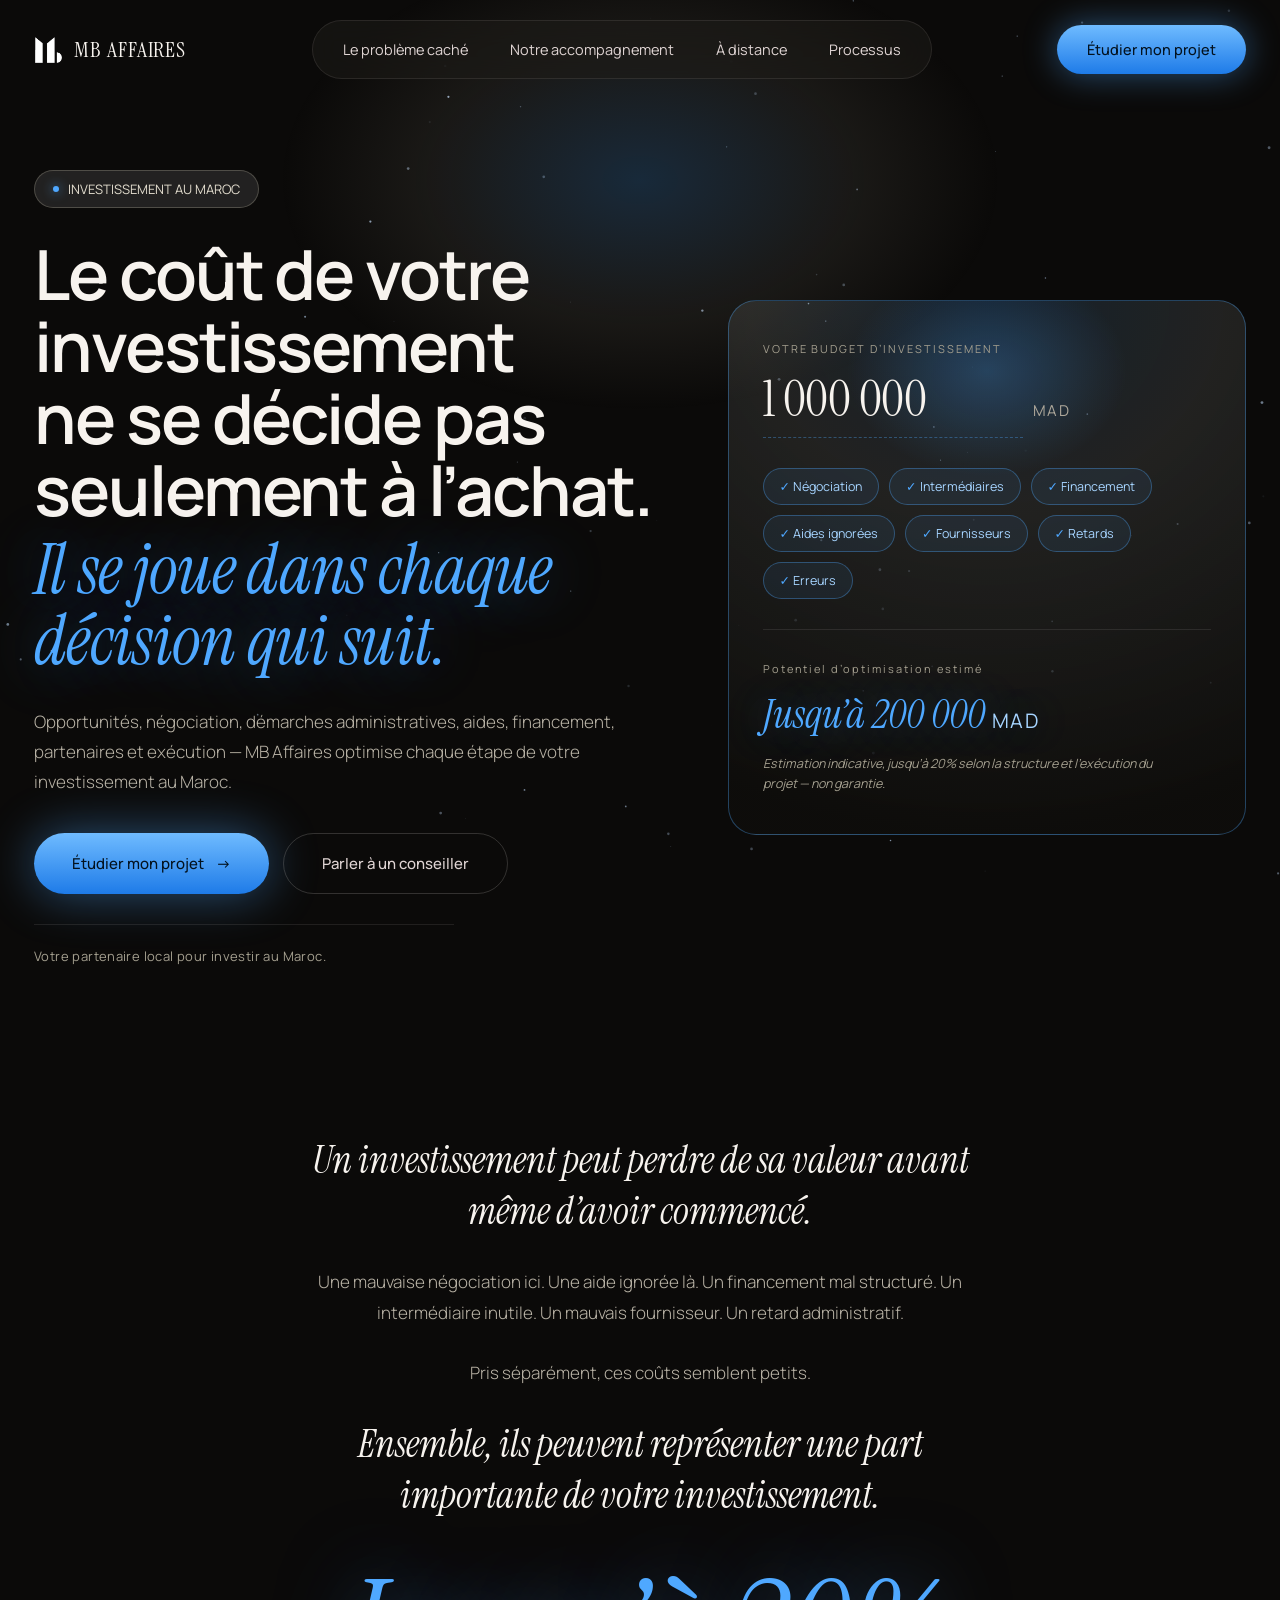
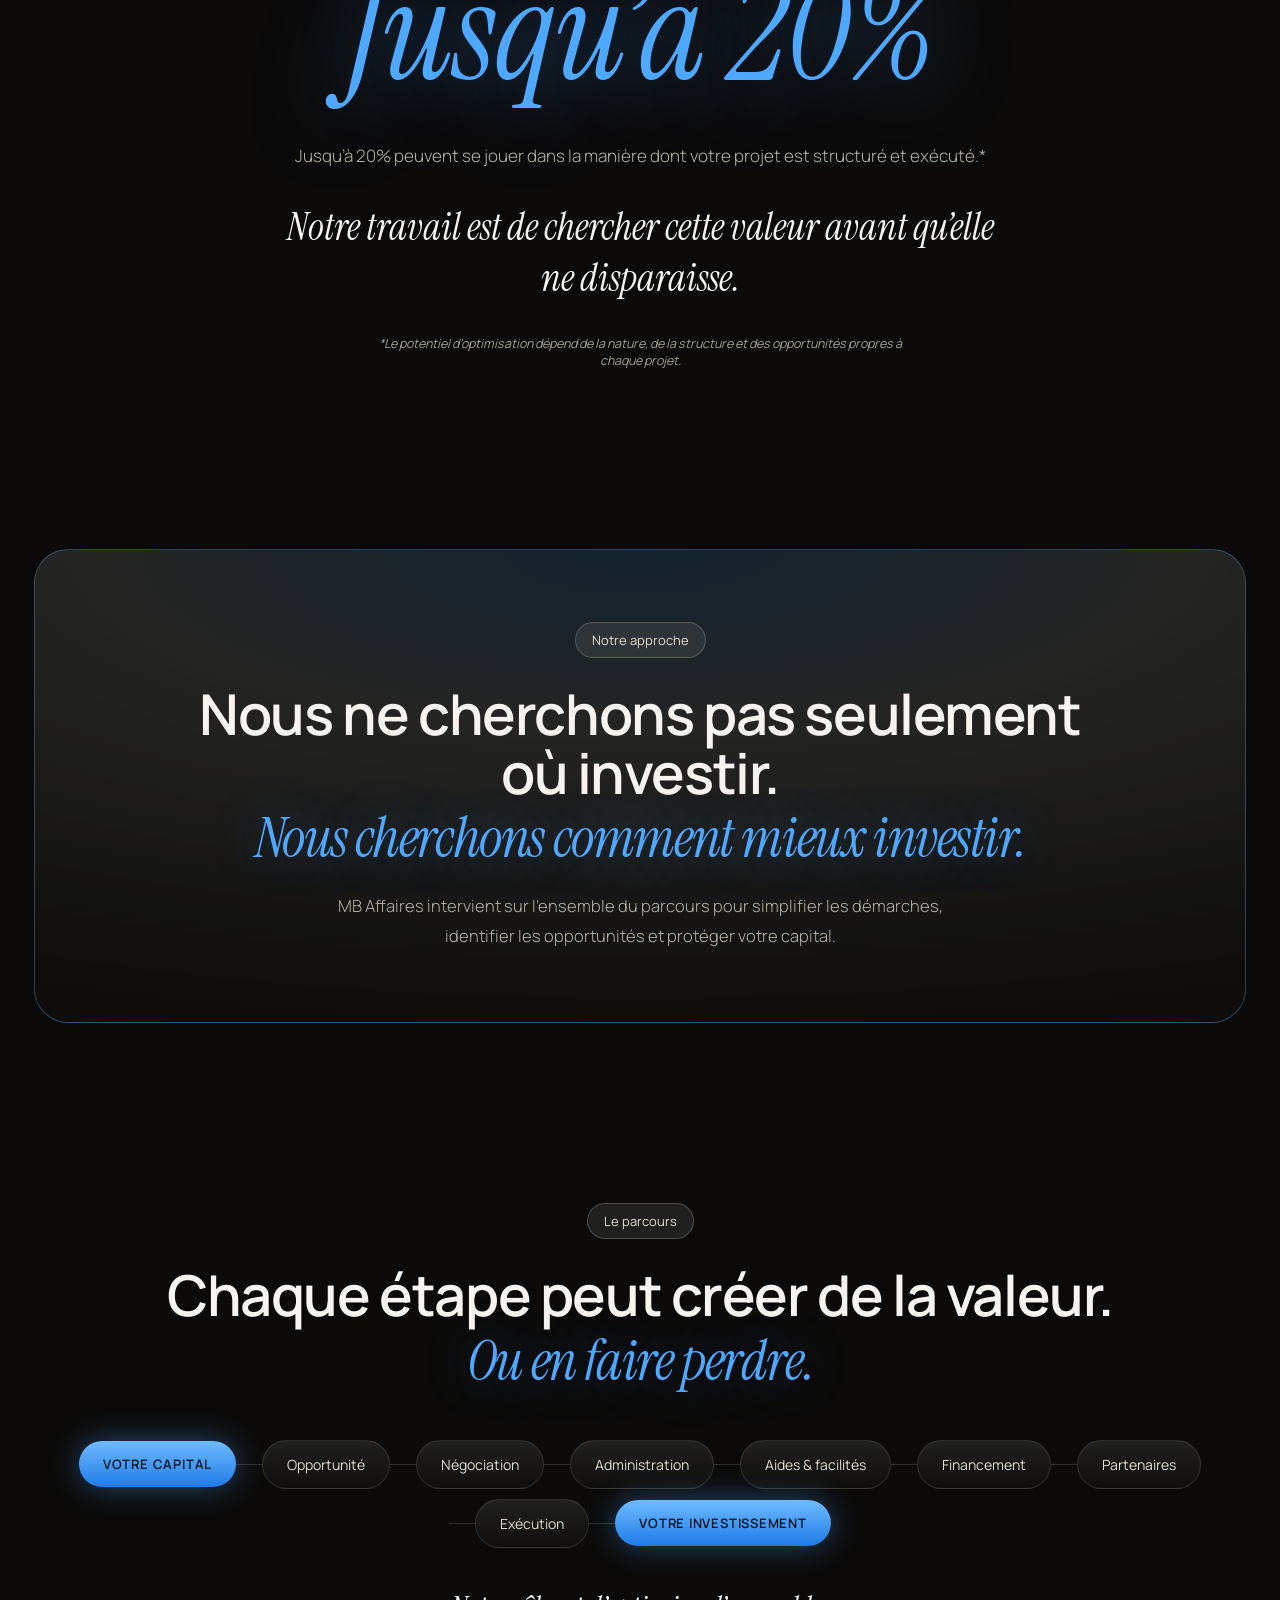
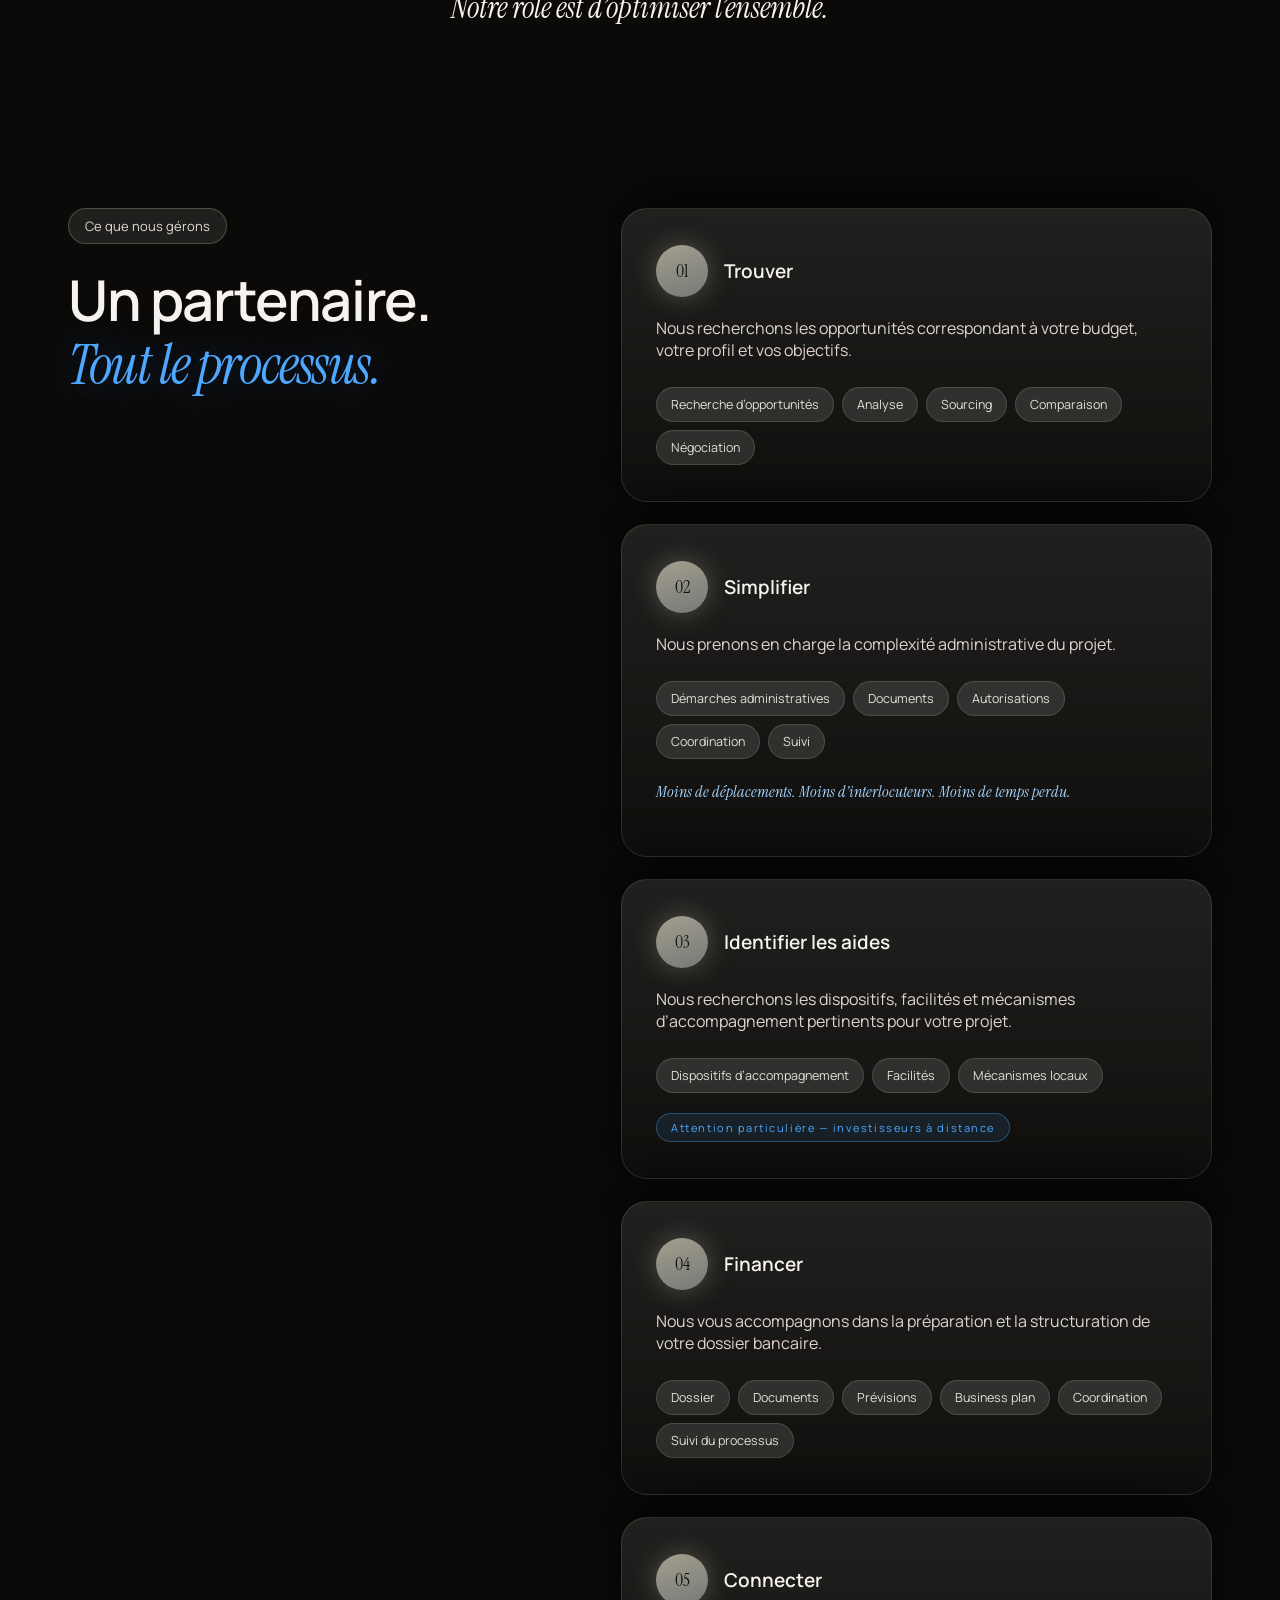
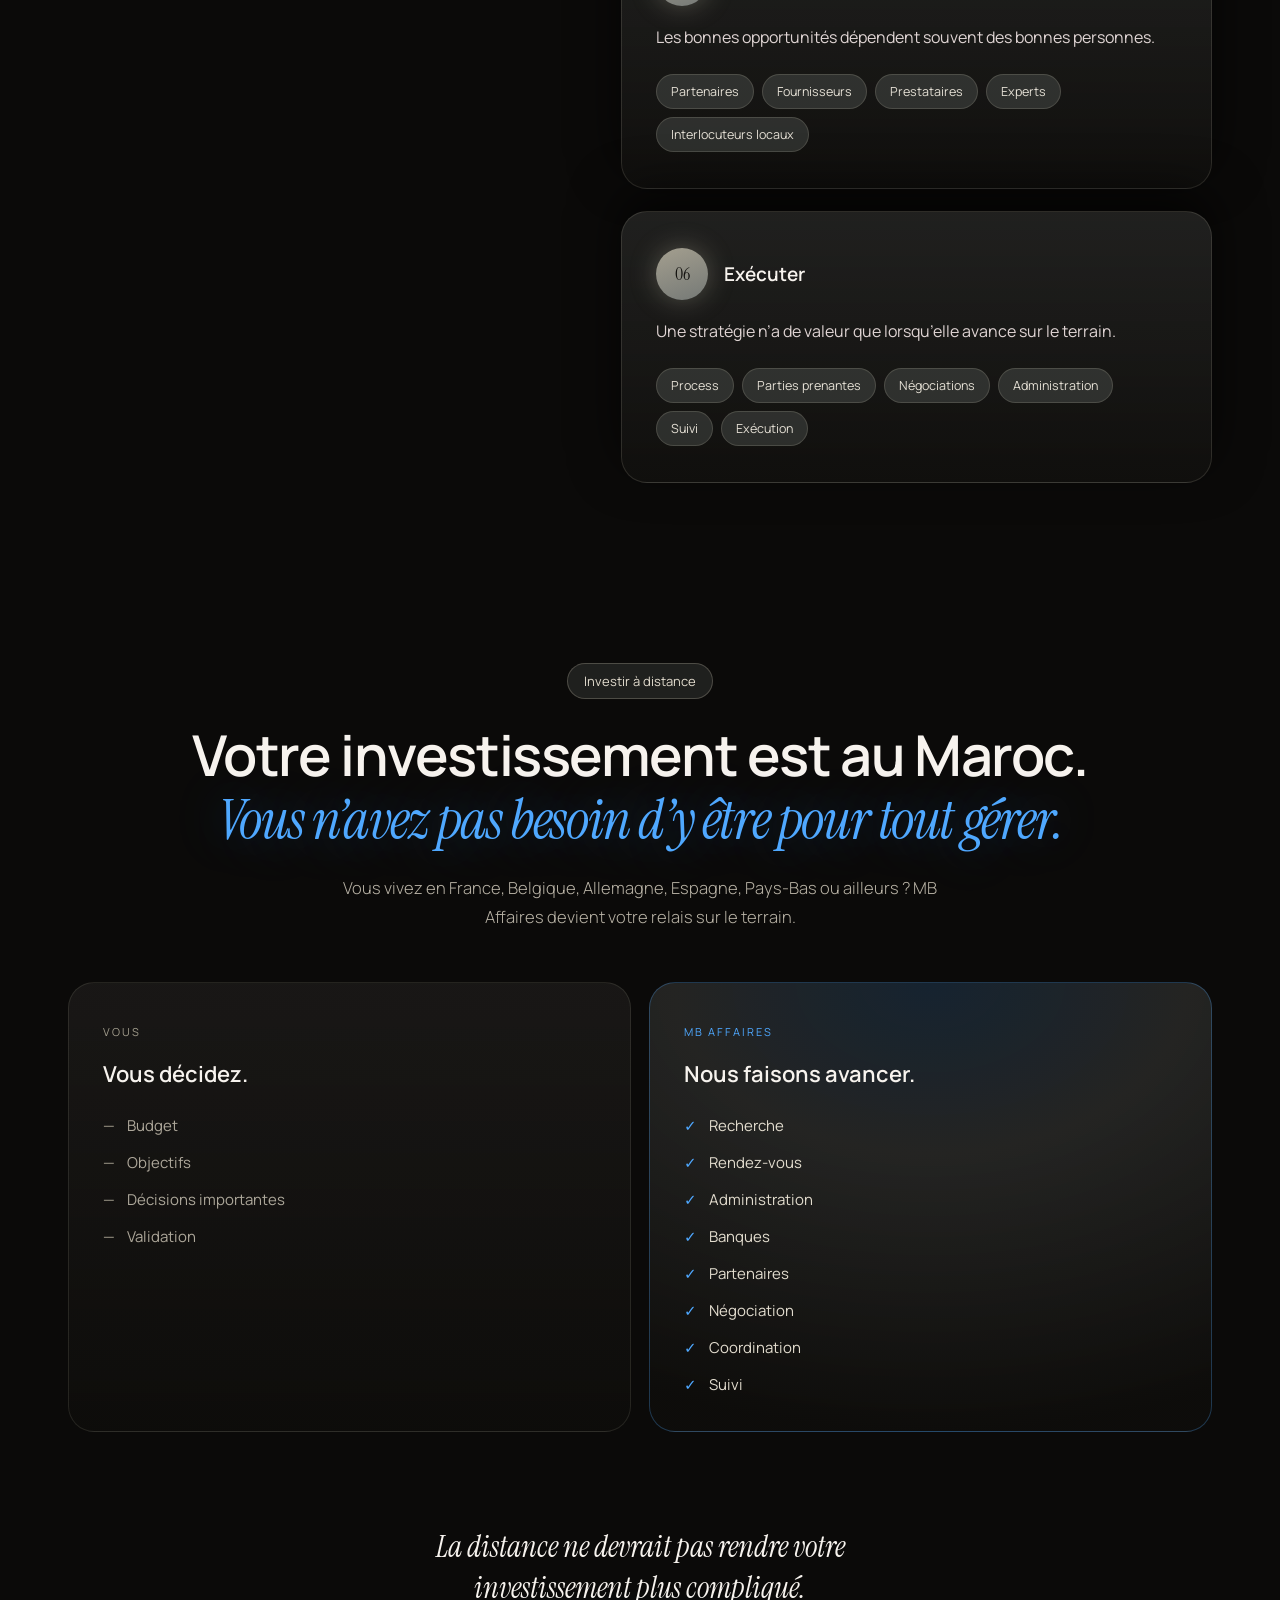
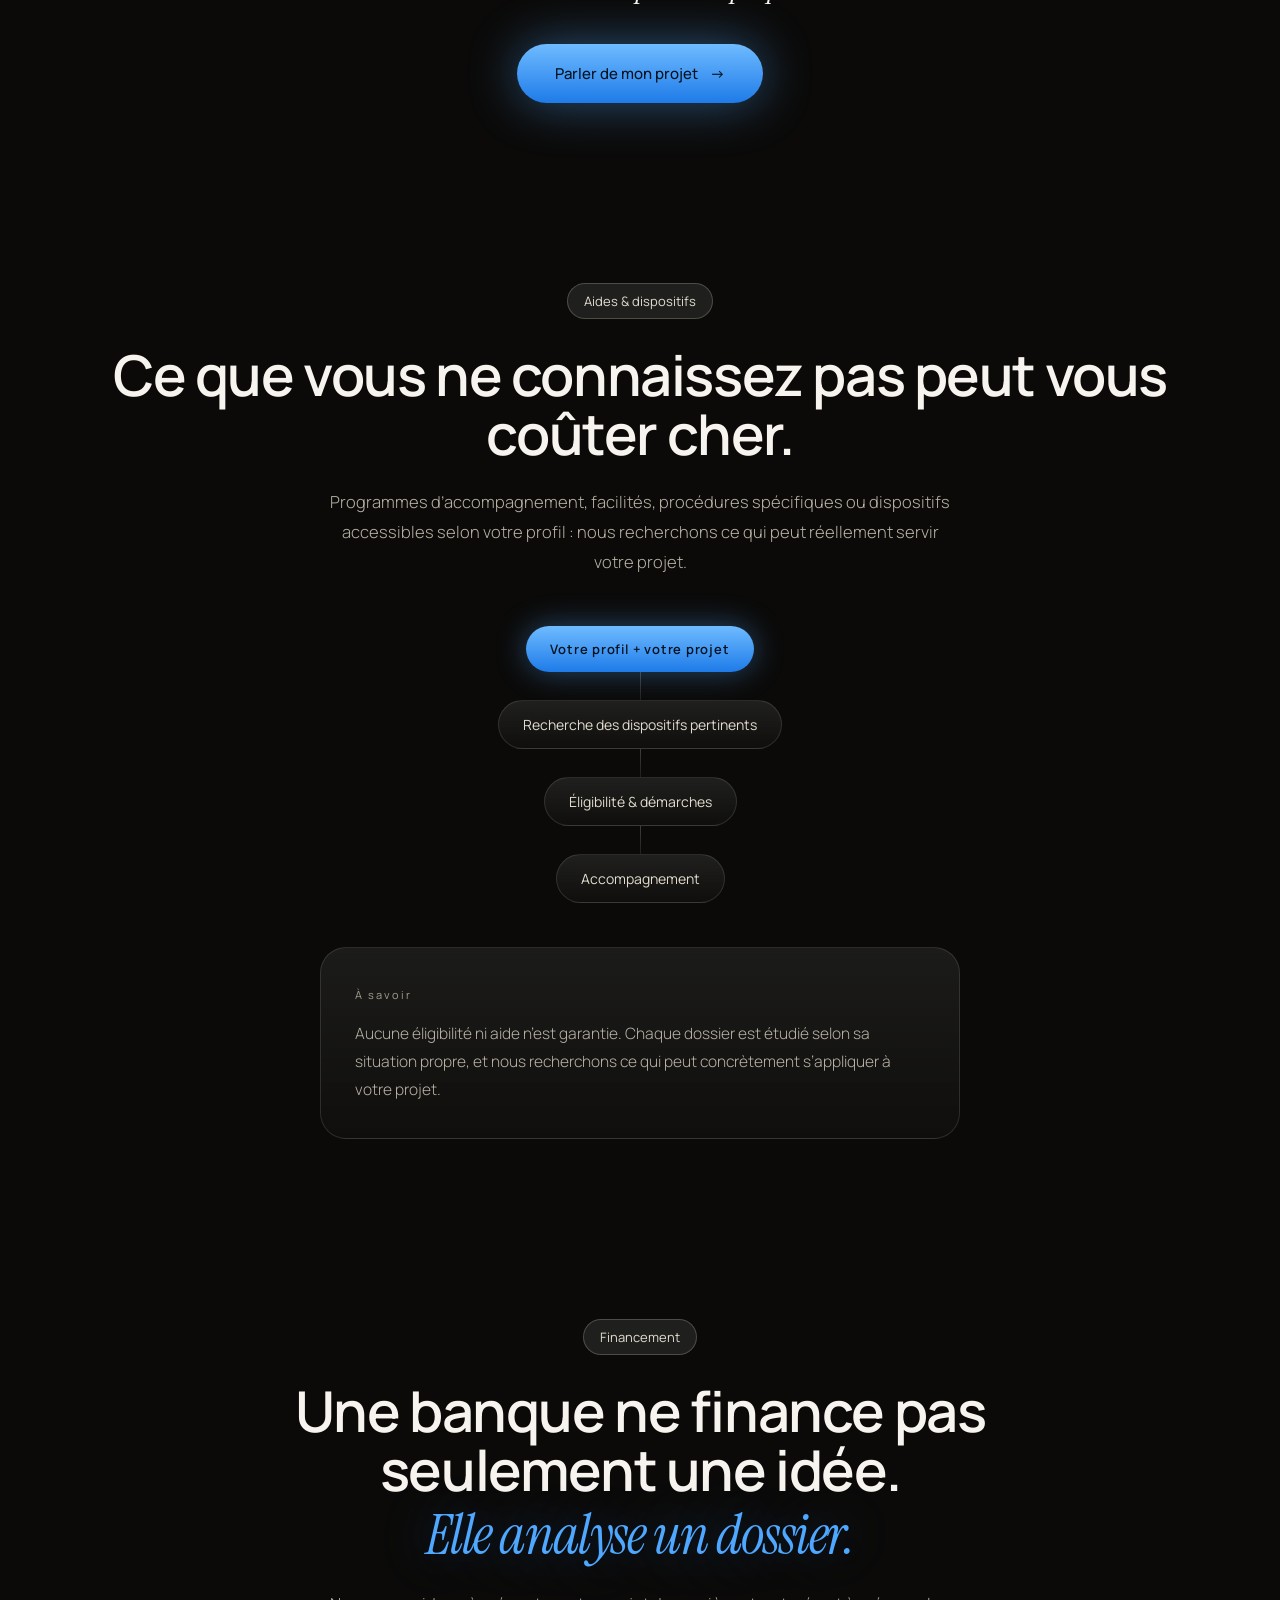
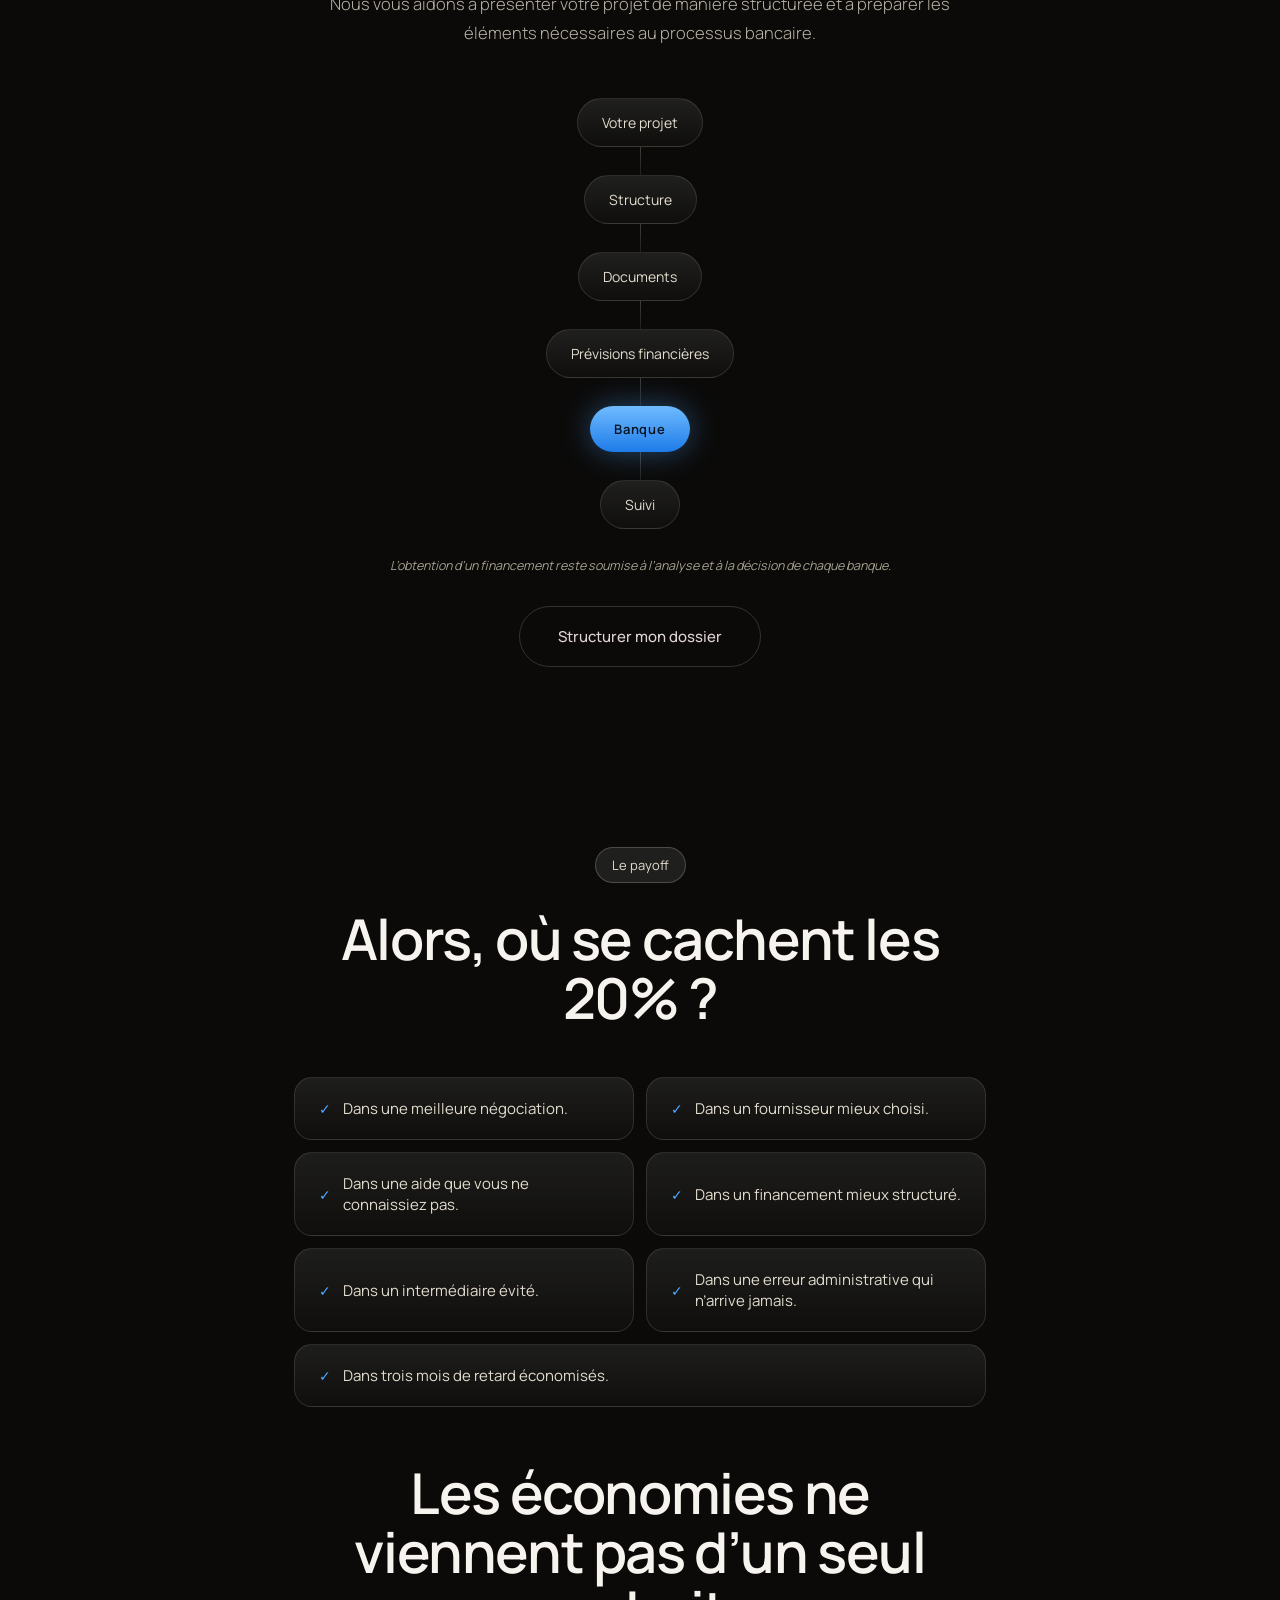
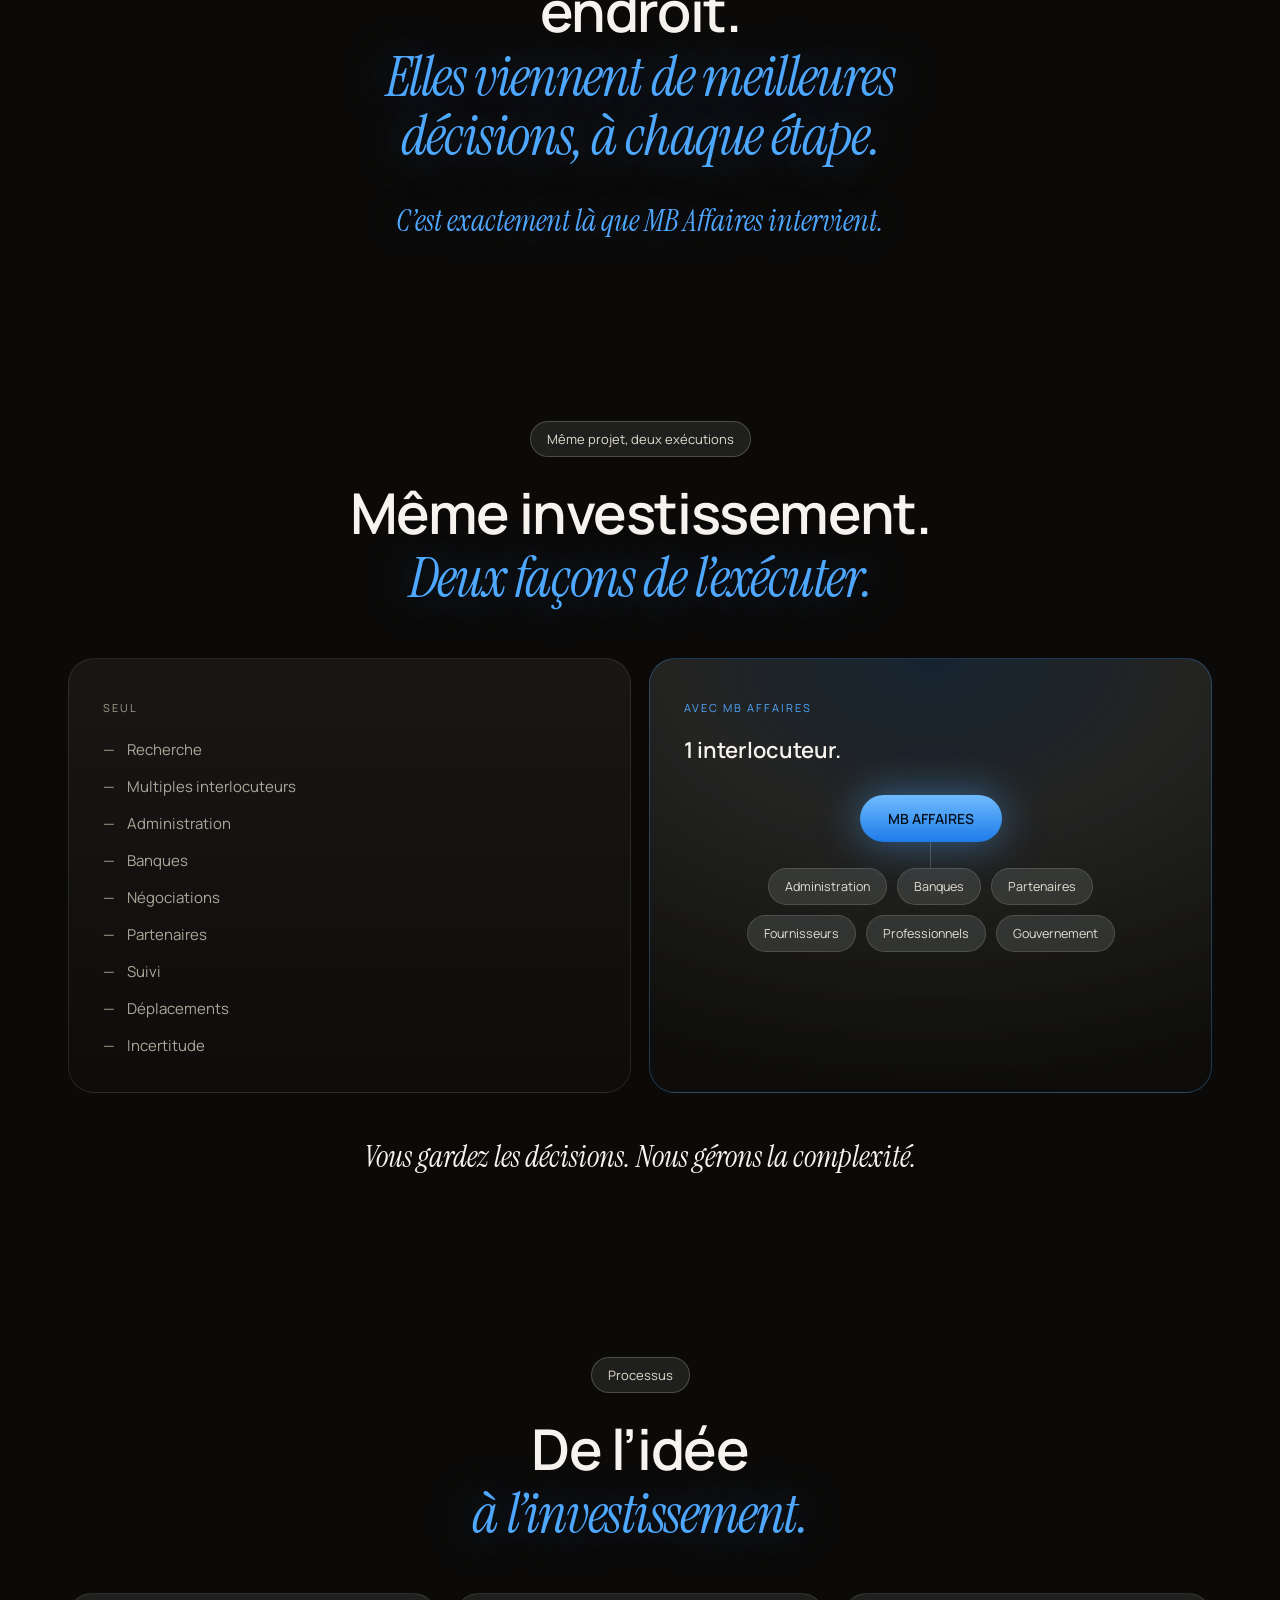
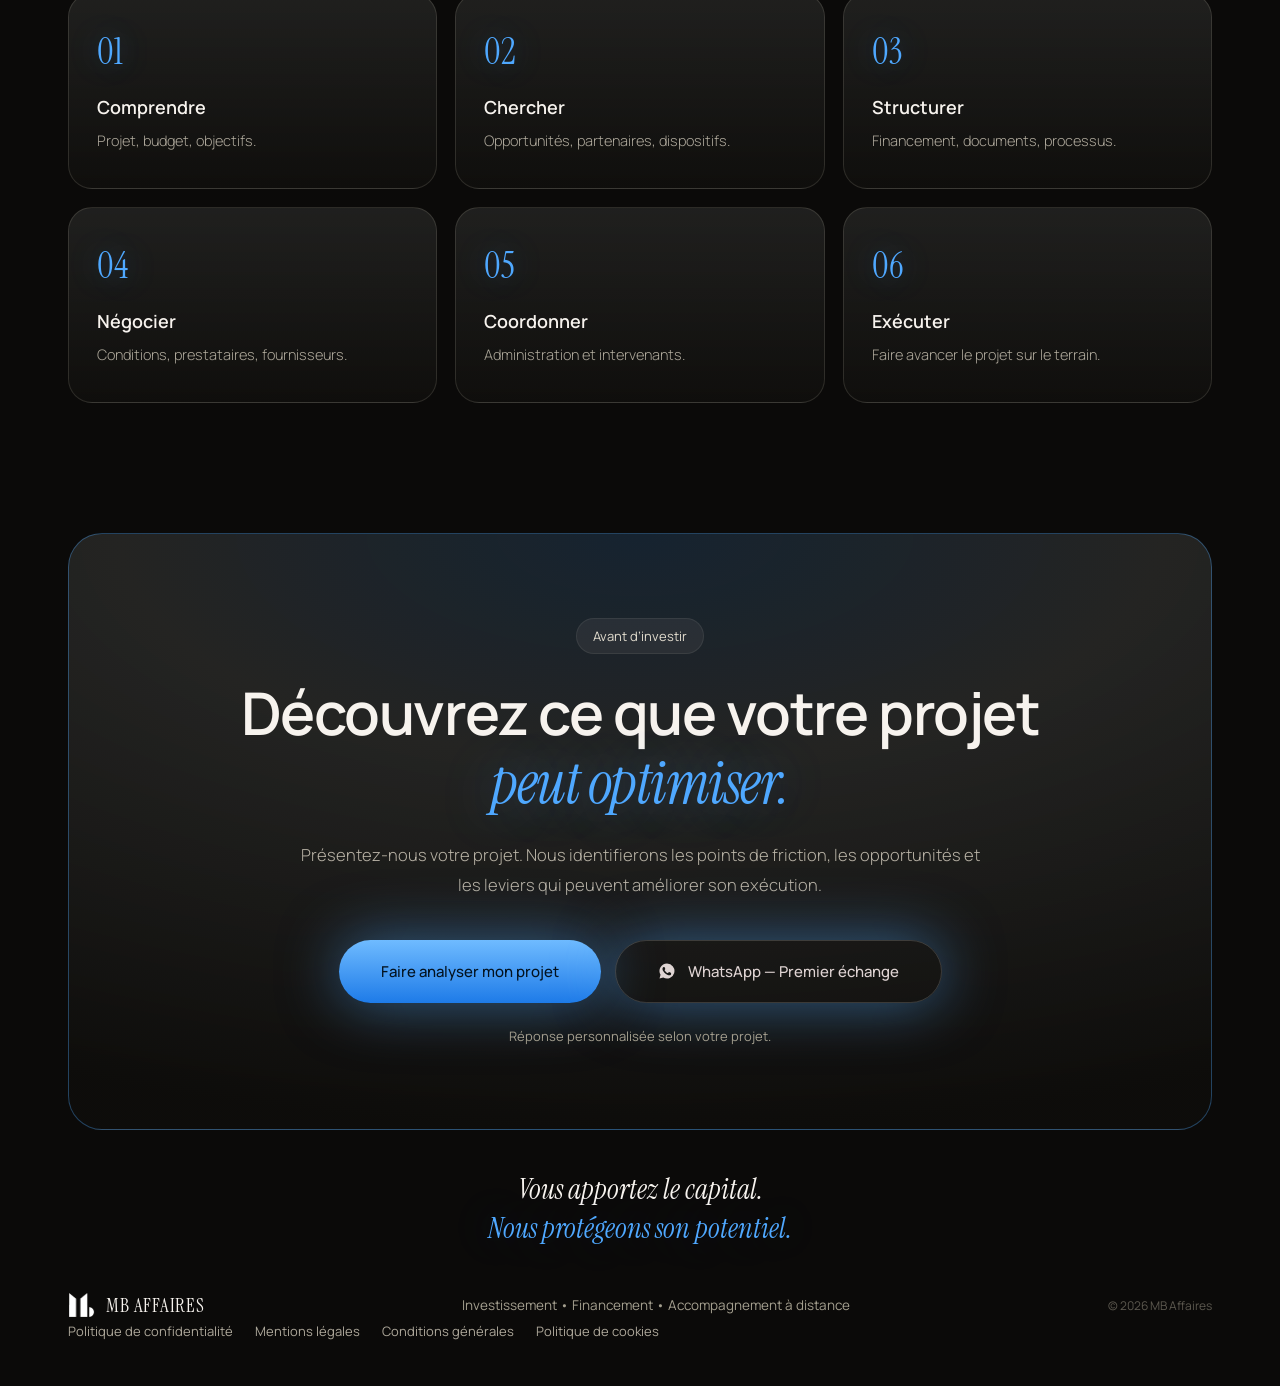
<file: investissement/index.html>
<!DOCTYPE html>
<html lang="fr">
<head>
<meta charset="utf-8">
<meta name="viewport" content="width=device-width, initial-scale=1">
<title>Investir au Maroc | Accompagnement Investissement à Distance — MB Affaires</title>
<meta name="description" content="MB Affaires accompagne les investisseurs, qu'ils résident au Maroc ou à l'étranger, dans leur projet d'investissement au Maroc : opportunités, négociation, démarches administratives, aides, financement et exécution.">
<link rel="canonical" href="https://mbaffaires.com/investissement/">
<meta property="og:title" content="Investir au Maroc | MB Affaires">
<meta property="og:description" content="Le coût de votre investissement ne se décide pas seulement à l'achat. MB Affaires optimise chaque étape de votre investissement au Maroc.">
<meta property="og:type" content="website">
<meta property="og:url" content="https://mbaffaires.com/investissement/">
<link rel="icon" href="/assets/favicon.png">
<link rel="preconnect" href="https://fonts.googleapis.com">
<link rel="preconnect" href="https://fonts.gstatic.com" crossorigin>
<link href="https://fonts.googleapis.com/css2?family=Instrument+Serif:ital@0;1&family=Manrope:wght@300;400;500;600;700&display=swap" rel="stylesheet">
<link rel="stylesheet" href="/investissement/css/style.css">
<script type="application/ld+json">
{
  "@context": "https://schema.org",
  "@type": "Service",
  "serviceType": "Accompagnement investissement au Maroc",
  "provider": {
    "@type": "Organization",
    "name": "MB Affaires",
    "url": "https://mbaffaires.com",
    "areaServed": "Maroc"
  },
  "audience": {
    "@type": "Audience",
    "audienceType": "Investisseurs résidant au Maroc ou à l'étranger"
  },
  "description": "MB Affaires accompagne les investisseurs, qu'ils résident au Maroc ou à l'étranger, dans leur projet d'investissement au Maroc : recherche d'opportunités, négociation, démarches administratives, aides, financement et exécution."
}
</script>
<!-- Meta Pixel Code -->
<script>
!function(f,b,e,v,n,t,s)
{if(f.fbq)return;n=f.fbq=function(){n.callMethod?
n.callMethod.apply(n,arguments):n.queue.push(arguments)};
if(!f._fbq)f._fbq=n;n.push=n;n.loaded=!0;n.version='2.0';
n.queue=[];t=b.createElement(e);t.async=!0;
t.src=v;s=b.getElementsByTagName(e)[0];
s.parentNode.insertBefore(t,s)}(window, document,'script',
'https://connect.facebook.net/en_US/fbevents.js');
fbq('init', '1593886608929984');
fbq('track', 'PageView');
</script>
<noscript><img height="1" width="1" style="display:none"
src="https://www.facebook.com/tr?id=1593886608929984&ev=PageView&noscript=1"
/></noscript>
<!-- End Meta Pixel Code -->
<!-- Umami Analytics -->
<script defer src="https://backend-mb-affaires.vercel.app/script.js" data-website-id="721369be-13ec-4f88-8487-588a2d5a3856"></script>
</head>
<body>

<canvas id="mb-stars" aria-hidden="true"></canvas>

<header class="site-header">
  <div class="header-inner">
    <a href="/" class="brand">
      <img src="/assets/mb-logo-light.png" alt="MB Affaires">
      <span class="brand-name">MB AFFAIRES</span>
    </a>

    <nav class="nav-desktop">
      <a href="#probleme" class="nav-link">Le problème caché</a>
      <a href="#accompagnement" class="nav-link">Notre accompagnement</a>
      <a href="#mre" class="nav-link">À distance</a>
      <a href="#processus" class="nav-link">Processus</a>
    </nav>

    <div class="header-actions">
      <a href="#" class="nav-cta" data-wa data-wa-msg="projet" target="_blank" rel="noopener">Étudier mon projet</a>
      <button class="mobile-toggle" data-mobile-toggle aria-expanded="false" aria-controls="mobile-menu" aria-label="Ouvrir le menu">
        <span></span>
        <span></span>
      </button>
    </div>
  </div>
</header>

<div class="mobile-menu" id="mobile-menu" data-mobile-menu>
  <div class="mobile-menu-header">
    <span class="brand-name">MB AFFAIRES</span>
    <button class="mobile-menu-close" data-mobile-close aria-label="Fermer le menu">×</button>
  </div>
  <div class="mobile-menu-body">
    <span class="mobile-menu-eyebrow">INVESTISSEMENT</span>
    <a href="/" class="mobile-link" data-mobile-close>Accueil</a>
    <a href="#probleme" class="mobile-link" data-mobile-close>Le problème caché</a>
    <a href="#accompagnement" class="mobile-link" data-mobile-close>Notre accompagnement</a>
    <a href="#mre" class="mobile-link" data-mobile-close>À distance</a>
    <a href="#processus" class="mobile-link" data-mobile-close>Processus</a>
    <div class="mobile-divider"></div>
    <a href="#" class="mobile-cta" data-wa data-wa-msg="projet" target="_blank" rel="noopener">Étudier mon projet</a>
  </div>
</div>

<!-- ================================================================
     HERO
     ================================================================ -->
<section id="top" class="hero" data-hero>
  <div class="hero-glow" aria-hidden="true"></div>
  <div class="hero-grid">
    <div>
      <span class="hero-badge" data-reveal>
        <span class="dot"></span>INVESTISSEMENT AU MAROC
      </span>
      <h1 class="hero-title" data-reveal>Le coût de votre investissement ne se décide pas seulement à l’achat.<em>Il se joue dans chaque décision qui suit.</em></h1>
      <p class="hero-desc" data-reveal>Opportunités, négociation, démarches administratives, aides, financement, partenaires et exécution — MB Affaires optimise chaque étape de votre investissement au Maroc.</p>
      <div class="hero-actions" data-reveal>
        <a href="#" class="btn btn-glow" data-wa data-wa-msg="projet" target="_blank" rel="noopener">Étudier mon projet <span class="nudge">→</span></a>
        <a href="#" class="btn btn-outline" data-wa data-wa-msg="general" target="_blank" rel="noopener">Parler à un conseiller</a>
      </div>
      <p class="hero-position" data-reveal>Votre partenaire local pour investir au Maroc.</p>
    </div>

    <div class="leak-visual" data-reveal data-diag="r" data-leak-visual>
      <div class="leak-visual-glow" aria-hidden="true"></div>
      <label class="leak-amount-label" for="inv-budget">VOTRE BUDGET D’INVESTISSEMENT</label>
      <div class="leak-amount-input-row">
        <input type="text" inputmode="numeric" id="inv-budget" class="leak-amount-input" value="1 000 000" data-budget-input aria-label="Montant de votre investissement, en dirhams">
        <span class="leak-amount-unit">MAD</span>
      </div>

      <div class="leak-points">
        <span class="leak-point" style="--d:0">Négociation</span>
        <span class="leak-point" style="--d:1">Intermédiaires</span>
        <span class="leak-point" style="--d:2">Financement</span>
        <span class="leak-point" style="--d:3">Aides ignorées</span>
        <span class="leak-point" style="--d:4">Fournisseurs</span>
        <span class="leak-point" style="--d:5">Retards</span>
        <span class="leak-point" style="--d:6">Erreurs</span>
      </div>

      <div class="leak-result" data-leak-result>
        <span class="leak-result-label">Potentiel d’optimisation estimé</span>
        <div class="leak-result-value">Jusqu’à <span data-budget-output>200 000</span> <span class="leak-result-unit">MAD</span></div>
        <p class="leak-result-note">Estimation indicative, jusqu’à 20% selon la structure et l’exécution du projet — non garantie.</p>
      </div>
    </div>
  </div>
</section>

<!-- ================================================================
     THE REVEAL
     ================================================================ -->
<section id="probleme" class="section">
  <div class="reveal-sequence">
    <p class="reveal-line reveal-line-lg" data-reveal>Un investissement peut perdre de sa valeur avant même d’avoir commencé.</p>

    <p class="reveal-line reveal-line-md" data-reveal>Une mauvaise négociation ici. Une aide ignorée là. Un financement mal structuré. Un intermédiaire inutile. Un mauvais fournisseur. Un retard administratif.</p>

    <p class="reveal-line reveal-line-md" data-reveal>Pris séparément, ces coûts semblent petits.</p>

    <p class="reveal-line reveal-line-lg" data-reveal>Ensemble, ils peuvent représenter une part importante de votre investissement.</p>

    <div class="reveal-stat" data-reveal>
      <div class="reveal-stat-number" data-count>Jusqu’à 20%</div>
    </div>

    <p class="reveal-line reveal-line-md" data-reveal>Jusqu’à 20% peuvent se jouer dans la manière dont votre projet est structuré et exécuté.*</p>

    <p class="reveal-line reveal-line-lg" data-reveal>Notre travail est de chercher cette valeur avant qu’elle ne disparaisse.</p>

    <p class="reveal-disclaimer" data-reveal>*Le potentiel d’optimisation dépend de la nature, de la structure et des opportunités propres à chaque projet.</p>
  </div>
</section>

<!-- ================================================================
     CORE POSITIONING
     ================================================================ -->
<section class="section">
  <div class="glow-card" data-reveal>
    <span class="eyebrow-pill">Notre approche</span>
    <h2 class="section-title">Nous ne cherchons pas seulement où investir.<em>Nous cherchons comment mieux investir.</em></h2>
    <p class="lead-desc">MB Affaires intervient sur l’ensemble du parcours pour simplifier les démarches, identifier les opportunités et protéger votre capital.</p>
  </div>
</section>

<!-- ================================================================
     THE INVESTMENT JOURNEY
     ================================================================ -->
<section class="section">
  <div class="container">
    <div class="section-head" data-reveal>
      <span class="eyebrow-pill">Le parcours</span>
      <h2 class="section-title">Chaque étape peut créer de la valeur.<em>Ou en faire perdre.</em></h2>
    </div>

    <div class="flow-diagram flow-diagram--horizontal" data-reveal>
      <span class="flow-node bookend">VOTRE CAPITAL</span>
      <span class="flow-connector"></span>
      <span class="flow-node">Opportunité</span>
      <span class="flow-connector"></span>
      <span class="flow-node">Négociation</span>
      <span class="flow-connector"></span>
      <span class="flow-node">Administration</span>
      <span class="flow-connector"></span>
      <span class="flow-node">Aides &amp; facilités</span>
      <span class="flow-connector"></span>
      <span class="flow-node">Financement</span>
      <span class="flow-connector"></span>
      <span class="flow-node">Partenaires</span>
      <span class="flow-connector"></span>
      <span class="flow-node">Exécution</span>
      <span class="flow-connector"></span>
      <span class="flow-node bookend">VOTRE INVESTISSEMENT</span>
    </div>

    <p class="pull-quote" style="margin:40px auto 0; text-align:center; max-width:560px;" data-reveal>Notre rôle est d’optimiser l’ensemble.</p>
  </div>
</section>

<!-- ================================================================
     WHAT MB AFFAIRES HANDLES
     ================================================================ -->
<section id="accompagnement" class="section">
  <div class="container">
    <div class="split-sticky narrow-left">
    <div class="split-sticky-head" data-reveal>
      <span class="eyebrow-pill">Ce que nous gérons</span>
      <h2 class="section-title">Un partenaire.<em>Tout le processus.</em></h2>
    </div>

    <div class="pillar-grid">
      <div class="offer-card" data-reveal data-diag="l">
        <div class="offer-card-head">
          <div class="offer-number">01</div>
          <h3>Trouver</h3>
        </div>
        <p class="body-text" style="margin-top:20px;">Nous recherchons les opportunités correspondant à votre budget, votre profil et vos objectifs.</p>
        <div class="offer-chips">
          <span>Recherche d’opportunités</span>
          <span>Analyse</span>
          <span>Sourcing</span>
          <span>Comparaison</span>
          <span>Négociation</span>
        </div>
      </div>

      <div class="offer-card" data-reveal data-diag="r">
        <div class="offer-card-head">
          <div class="offer-number">02</div>
          <h3>Simplifier</h3>
        </div>
        <p class="body-text" style="margin-top:20px;">Nous prenons en charge la complexité administrative du projet.</p>
        <div class="offer-chips">
          <span>Démarches administratives</span>
          <span>Documents</span>
          <span>Autorisations</span>
          <span>Coordination</span>
          <span>Suivi</span>
        </div>
        <p class="pillar-emphasis">Moins de déplacements. Moins d’interlocuteurs. Moins de temps perdu.</p>
      </div>

      <div class="offer-card" data-reveal data-diag="l">
        <div class="offer-card-head">
          <div class="offer-number">03</div>
          <h3>Identifier les aides</h3>
        </div>
        <p class="body-text" style="margin-top:20px;">Nous recherchons les dispositifs, facilités et mécanismes d’accompagnement pertinents pour votre projet.</p>
        <div class="offer-chips">
          <span>Dispositifs d’accompagnement</span>
          <span>Facilités</span>
          <span>Mécanismes locaux</span>
        </div>
        <span class="pillar-badge">Attention particulière — investisseurs à distance</span>
      </div>

      <div class="offer-card" data-reveal data-diag="r">
        <div class="offer-card-head">
          <div class="offer-number">04</div>
          <h3>Financer</h3>
        </div>
        <p class="body-text" style="margin-top:20px;">Nous vous accompagnons dans la préparation et la structuration de votre dossier bancaire.</p>
        <div class="offer-chips">
          <span>Dossier</span>
          <span>Documents</span>
          <span>Prévisions</span>
          <span>Business plan</span>
          <span>Coordination</span>
          <span>Suivi du processus</span>
        </div>
      </div>

      <div class="offer-card" data-reveal data-diag="l">
        <div class="offer-card-head">
          <div class="offer-number">05</div>
          <h3>Connecter</h3>
        </div>
        <p class="body-text" style="margin-top:20px;">Les bonnes opportunités dépendent souvent des bonnes personnes.</p>
        <div class="offer-chips">
          <span>Partenaires</span>
          <span>Fournisseurs</span>
          <span>Prestataires</span>
          <span>Experts</span>
          <span>Interlocuteurs locaux</span>
        </div>
      </div>

      <div class="offer-card" data-reveal data-diag="r">
        <div class="offer-card-head">
          <div class="offer-number">06</div>
          <h3>Exécuter</h3>
        </div>
        <p class="body-text" style="margin-top:20px;">Une stratégie n’a de valeur que lorsqu’elle avance sur le terrain.</p>
        <div class="offer-chips">
          <span>Process</span>
          <span>Parties prenantes</span>
          <span>Négociations</span>
          <span>Administration</span>
          <span>Suivi</span>
          <span>Exécution</span>
        </div>
      </div>
    </div>
    </div>
  </div>
</section>

<!-- ================================================================
     DISTANCE SECTION
     ================================================================ -->
<section id="mre" class="section">
  <div class="container">
    <div class="section-head" data-reveal>
      <span class="eyebrow-pill">Investir à distance</span>
      <h2 class="section-title">Votre investissement est au Maroc.<em>Vous n’avez pas besoin d’y être pour tout gérer.</em></h2>
      <p class="lead-desc">Vous vivez en France, Belgique, Allemagne, Espagne, Pays-Bas ou ailleurs ? MB Affaires devient votre relais sur le terrain.</p>
    </div>

    <div class="comparison-grid">
      <div class="comparison-card classic" data-reveal data-diag="l">
        <span class="glass-card-label">VOUS</span>
        <h3 style="margin:18px 0 0; font-size:22px; font-weight:600; color:var(--heading);">Vous décidez.</h3>
        <div class="check-list">
          <span>Budget</span>
          <span>Objectifs</span>
          <span>Décisions importantes</span>
          <span>Validation</span>
        </div>
      </div>

      <div class="comparison-card featured" data-reveal data-diag="r">
        <span class="glass-card-label">MB AFFAIRES</span>
        <h3 style="margin:18px 0 0; font-size:22px; font-weight:600; color:var(--heading);">Nous faisons avancer.</h3>
        <div class="check-list">
          <span>Recherche</span>
          <span>Rendez-vous</span>
          <span>Administration</span>
          <span>Banques</span>
          <span>Partenaires</span>
          <span>Négociation</span>
          <span>Coordination</span>
          <span>Suivi</span>
        </div>
      </div>
    </div>
    <p class="flow-line" data-reveal>VOUS ⇄ MB AFFAIRES</p>

    <p class="pull-quote" style="margin:44px auto 0; text-align:center; max-width:560px;" data-reveal>La distance ne devrait pas rendre votre investissement plus compliqué.</p>

    <div style="margin-top:36px; text-align:center;" data-reveal>
      <a href="#" class="btn btn-glow" data-wa data-wa-msg="mre" target="_blank" rel="noopener">Parler de mon projet <span class="nudge">→</span></a>
    </div>
  </div>
</section>

<!-- ================================================================
     GOVERNMENT FACILITATION
     ================================================================ -->
<section class="section">
  <div class="container">
    <div class="section-head" data-reveal>
      <span class="eyebrow-pill">Aides &amp; dispositifs</span>
      <h2 class="section-title">Ce que vous ne connaissez pas peut vous coûter cher.</h2>
      <p class="lead-desc">Programmes d’accompagnement, facilités, procédures spécifiques ou dispositifs accessibles selon votre profil : nous recherchons ce qui peut réellement servir votre projet.</p>
    </div>

    <div class="flow-diagram" data-reveal>
      <span class="flow-node bookend">Votre profil + votre projet</span>
      <span class="flow-connector"></span>
      <span class="flow-node">Recherche des dispositifs pertinents</span>
      <span class="flow-connector"></span>
      <span class="flow-node">Éligibilité &amp; démarches</span>
      <span class="flow-connector"></span>
      <span class="flow-node">Accompagnement</span>
    </div>

    <div class="note-card" data-reveal style="max-width:640px; margin-left:auto; margin-right:auto;">
      <span>À savoir</span>
      <p>Aucune éligibilité ni aide n’est garantie. Chaque dossier est étudié selon sa situation propre, et nous recherchons ce qui peut concrètement s’appliquer à votre projet.</p>
    </div>
  </div>
</section>

<!-- ================================================================
     BANK FINANCING
     ================================================================ -->
<section class="section">
  <div class="container" style="max-width:900px;">
    <div class="section-head" data-reveal>
      <span class="eyebrow-pill">Financement</span>
      <h2 class="section-title">Une banque ne finance pas seulement une idée.<em>Elle analyse un dossier.</em></h2>
      <p class="lead-desc">Nous vous aidons à présenter votre projet de manière structurée et à préparer les éléments nécessaires au processus bancaire.</p>
    </div>

    <div class="flow-diagram" data-reveal>
      <span class="flow-node">Votre projet</span>
      <span class="flow-connector"></span>
      <span class="flow-node">Structure</span>
      <span class="flow-connector"></span>
      <span class="flow-node">Documents</span>
      <span class="flow-connector"></span>
      <span class="flow-node">Prévisions financières</span>
      <span class="flow-connector"></span>
      <span class="flow-node bookend">Banque</span>
      <span class="flow-connector"></span>
      <span class="flow-node">Suivi</span>
    </div>

    <p class="reveal-disclaimer" style="margin-top:28px; text-align:center;" data-reveal>L’obtention d’un financement reste soumise à l’analyse et à la décision de chaque banque.</p>

    <div style="margin-top:32px; text-align:center;" data-reveal>
      <a href="#" class="btn btn-outline" data-wa data-wa-msg="dossier" target="_blank" rel="noopener">Structurer mon dossier</a>
    </div>
  </div>
</section>

<!-- ================================================================
     THE 20% STORY — FINAL PAYOFF
     ================================================================ -->
<section class="section">
  <div class="container" style="max-width:760px;">
    <div class="section-head" data-reveal>
      <span class="eyebrow-pill">Le payoff</span>
      <h2 class="section-title">Alors, où se cachent les 20% ?</h2>
    </div>

    <div class="payoff-grid" data-reveal data-stagger>
      <div class="payoff-item">Dans une meilleure négociation.</div>
      <div class="payoff-item">Dans un fournisseur mieux choisi.</div>
      <div class="payoff-item">Dans une aide que vous ne connaissiez pas.</div>
      <div class="payoff-item">Dans un financement mieux structuré.</div>
      <div class="payoff-item">Dans un intermédiaire évité.</div>
      <div class="payoff-item">Dans une erreur administrative qui n’arrive jamais.</div>
      <div class="payoff-item">Dans trois mois de retard économisés.</div>
    </div>

    <h2 class="section-title" style="margin-top:56px; text-align:center;" data-reveal>Les économies ne viennent pas d’un seul endroit.<em>Elles viennent de meilleures décisions, à chaque étape.</em></h2>

    <p class="pull-quote accent" style="margin:36px auto 0; text-align:center; max-width:560px;" data-reveal>C’est exactement là que MB Affaires intervient.</p>
  </div>
</section>

<!-- ================================================================
     BEFORE / AFTER
     ================================================================ -->
<section class="section">
  <div class="container">
    <div class="section-head" data-reveal>
      <span class="eyebrow-pill">Même projet, deux exécutions</span>
      <h2 class="section-title">Même investissement.<em>Deux façons de l’exécuter.</em></h2>
    </div>

    <div class="comparison-grid">
      <div class="comparison-card classic" data-reveal data-diag="l">
        <span class="glass-card-label">SEUL</span>
        <div class="check-list" style="margin-top:22px;">
          <span>Recherche</span>
          <span>Multiples interlocuteurs</span>
          <span>Administration</span>
          <span>Banques</span>
          <span>Négociations</span>
          <span>Partenaires</span>
          <span>Suivi</span>
          <span>Déplacements</span>
          <span>Incertitude</span>
        </div>
      </div>

      <div class="comparison-card featured" data-reveal data-diag="r">
        <span class="glass-card-label">AVEC MB AFFAIRES</span>
        <h3 style="margin:18px 0 0; font-size:22px; font-weight:600; color:var(--heading);">1 interlocuteur.</h3>
        <div class="hub-diagram">
          <span class="hub-center">MB AFFAIRES</span>
          <span class="hub-line"></span>
          <div class="hub-spokes">
            <span>Administration</span>
            <span>Banques</span>
            <span>Partenaires</span>
            <span>Fournisseurs</span>
            <span>Professionnels</span>
            <span>Gouvernement</span>
          </div>
        </div>
      </div>
    </div>

    <p class="pull-quote" style="margin:44px auto 0; text-align:center; max-width:560px;" data-reveal>Vous gardez les décisions. Nous gérons la complexité.</p>
  </div>
</section>

<!-- ================================================================
     PROCESS
     ================================================================ -->
<section id="processus" class="section">
  <div class="container">
    <div class="section-head" data-reveal>
      <span class="eyebrow-pill">Processus</span>
      <h2 class="section-title">De l’idée<em>à l’investissement.</em></h2>
    </div>

    <div class="grid-3" data-reveal data-stagger>
      <div class="step-tile">
        <span class="step-tile-number">01</span>
        <h3>Comprendre</h3>
        <p>Projet, budget, objectifs.</p>
      </div>
      <div class="step-tile">
        <span class="step-tile-number">02</span>
        <h3>Chercher</h3>
        <p>Opportunités, partenaires, dispositifs.</p>
      </div>
      <div class="step-tile">
        <span class="step-tile-number">03</span>
        <h3>Structurer</h3>
        <p>Financement, documents, processus.</p>
      </div>
      <div class="step-tile">
        <span class="step-tile-number">04</span>
        <h3>Négocier</h3>
        <p>Conditions, prestataires, fournisseurs.</p>
      </div>
      <div class="step-tile">
        <span class="step-tile-number">05</span>
        <h3>Coordonner</h3>
        <p>Administration et intervenants.</p>
      </div>
      <div class="step-tile">
        <span class="step-tile-number">06</span>
        <h3>Exécuter</h3>
        <p>Faire avancer le projet sur le terrain.</p>
      </div>
    </div>
  </div>
</section>

<!-- ================================================================
     FOOTER (final CTA + standard footer)
     ================================================================ -->
<footer class="site-footer">
  <div class="container">
    <div class="footer-glow-card" data-reveal>
      <span class="eyebrow-pill footer-eyebrow">Avant d’investir</span>
      <h2 class="footer-title">Découvrez ce que votre projet<em>peut optimiser.</em></h2>
      <p class="footer-desc">Présentez-nous votre projet. Nous identifierons les points de friction, les opportunités et les leviers qui peuvent améliorer son exécution.</p>
      <div class="footer-cta-row">
        <a href="#" class="btn btn-glow" data-wa data-wa-msg="projet" target="_blank" rel="noopener">Faire analyser mon projet</a>
        <a href="#" class="btn btn-outline" data-wa data-wa-msg="general" target="_blank" rel="noopener">
          <svg viewBox="0 0 24 24" width="18" height="18" fill="currentColor" aria-hidden="true"><path d="M12 2a10 10 0 0 0-8.6 15.1L2 22l5-1.3A10 10 0 1 0 12 2Zm5.6 14.2c-.2.7-1.2 1.3-1.9 1.4-.5.1-1.1.1-1.8-.1-.4-.1-1-.3-1.7-.6-3-1.3-4.9-4.3-5-4.5-.2-.2-1.2-1.6-1.2-3s.7-2.1 1-2.4c.2-.3.5-.4.7-.4h.5c.2 0 .4 0 .6.5l.8 2c.1.2.1.4 0 .5l-.3.5-.4.4c-.1.1-.3.3-.1.6.2.3.8 1.3 1.7 2.1 1.1 1 2 1.3 2.3 1.4.3.1.4.1.6-.1l.9-1c.2-.2.3-.2.6-.1l2 .9c.3.1.5.2.5.4.1.1.1.8-.1 1.5Z"/></svg>
          WhatsApp — Premier échange
        </a>
      </div>
      <p class="footer-note">Réponse personnalisée selon votre projet.</p>
    </div>

    <p class="footer-signature" data-reveal>Vous apportez le capital.<br><em>Nous protégeons son potentiel.</em></p>

    <div class="footer-bottom-row">
      <div class="footer-brand">
        <img src="/assets/mb-logo-light.png" alt="MB Affaires">
        <span class="brand-name" style="font-size:19px;">MB AFFAIRES</span>
      </div>
      <p class="footer-tagline">Investissement • Financement • Accompagnement à distance</p>
      <span class="footer-copy">© 2026 MB Affaires</span>
    </div>
    <div class="footer-policy-links">
      <a href="/confidentialite/">Politique de confidentialité</a>
      <a href="/mentions-legales/">Mentions légales</a>
      <a href="/conditions-generales/">Conditions générales</a>
      <a href="/cookies/">Politique de cookies</a>
    </div>
  </div>
</footer>

<a href="#" class="float-wa" data-wa data-wa-msg="general" target="_blank" rel="noopener" aria-label="Nous contacter sur WhatsApp" data-float-wa>
  <svg viewBox="0 0 24 24" width="22" height="22" aria-hidden="true"><path d="M12 2a10 10 0 0 0-8.6 15.1L2 22l5-1.3A10 10 0 1 0 12 2Zm5.6 14.2c-.2.7-1.2 1.3-1.9 1.4-.5.1-1.1.1-1.8-.1-.4-.1-1-.3-1.7-.6-3-1.3-4.9-4.3-5-4.5-.2-.2-1.2-1.6-1.2-3s.7-2.1 1-2.4c.2-.3.5-.4.7-.4h.5c.2 0 .4 0 .6.5l.8 2c.1.2.1.4 0 .5l-.3.5-.4.4c-.1.1-.3.3-.1.6.2.3.8 1.3 1.7 2.1 1.1 1 2 1.3 2.3 1.4.3.1.4.1.6-.1l.9-1c.2-.2.3-.2.6-.1l2 .9c.3.1.5.2.5.4.1.1.1.8-.1 1.5Z"/></svg>
</a>

<script src="/investissement/js/script.js"></script>
</body>
</html>
</file>
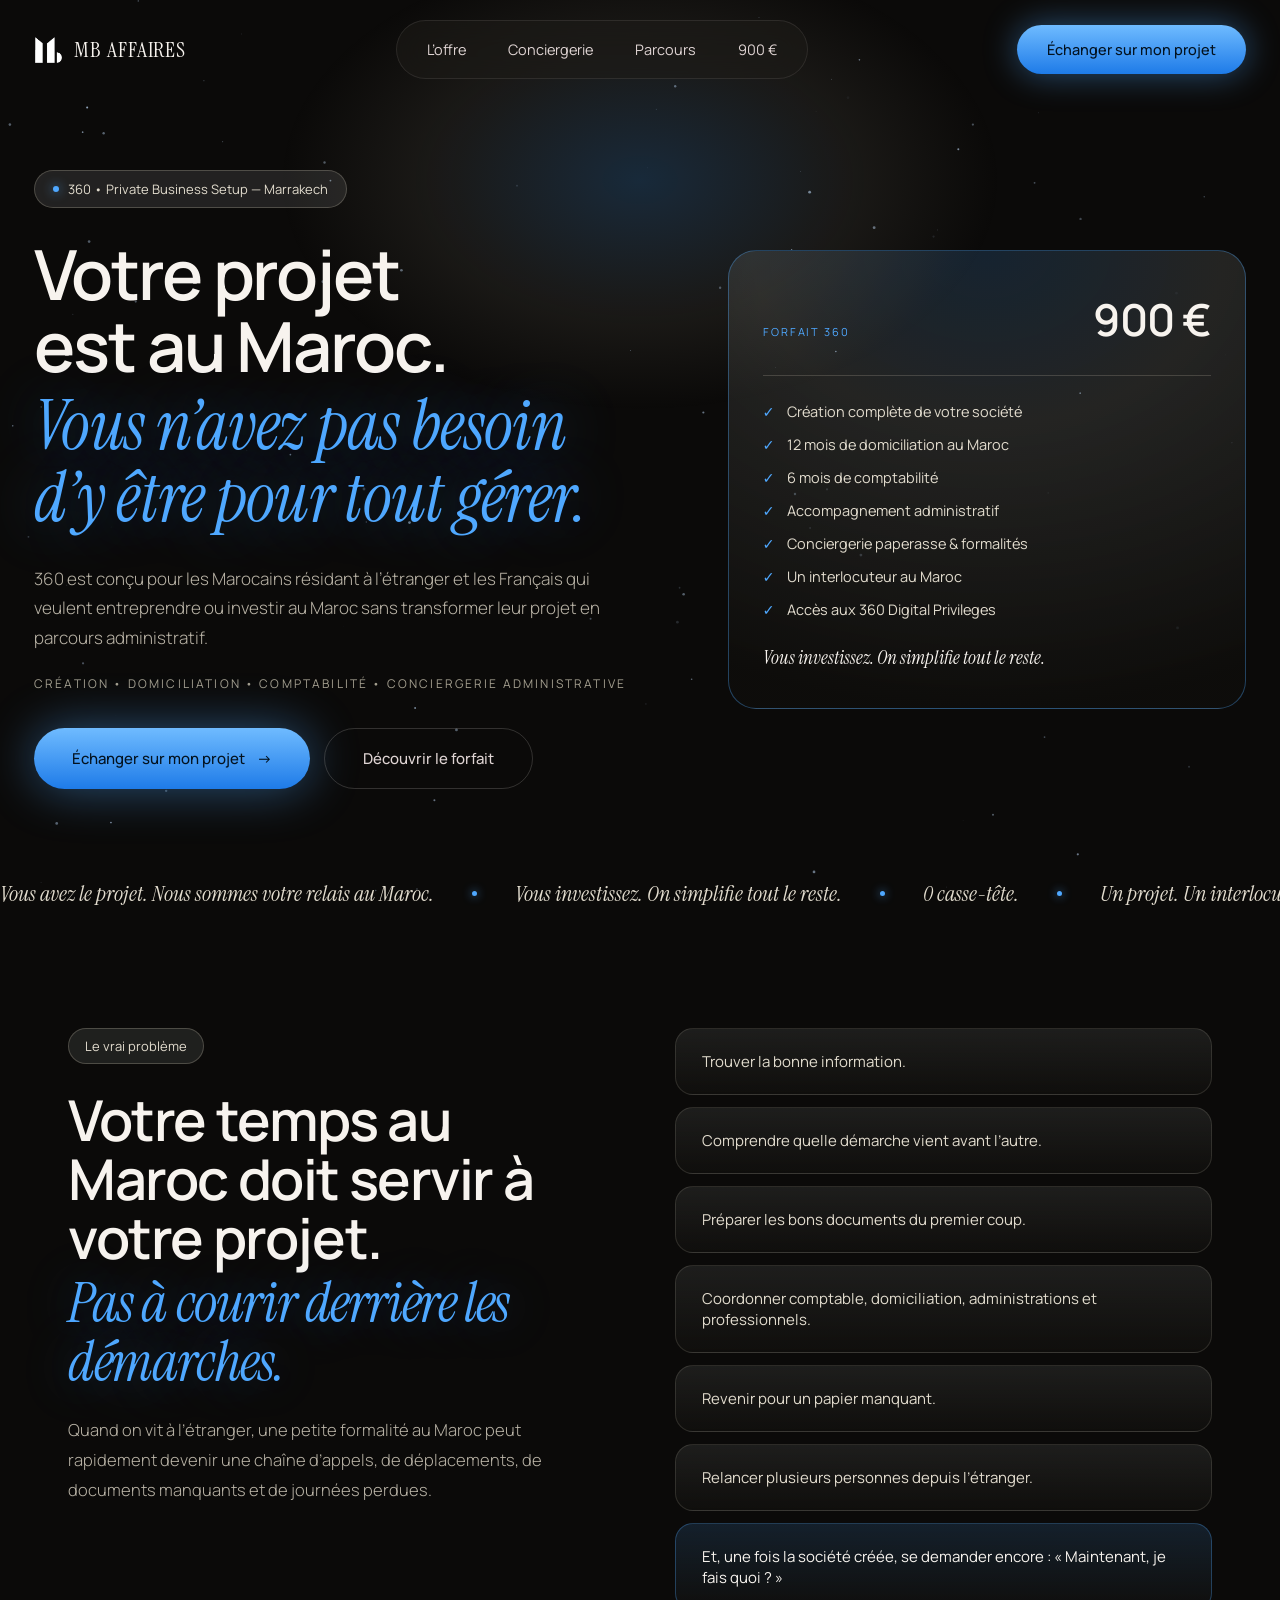
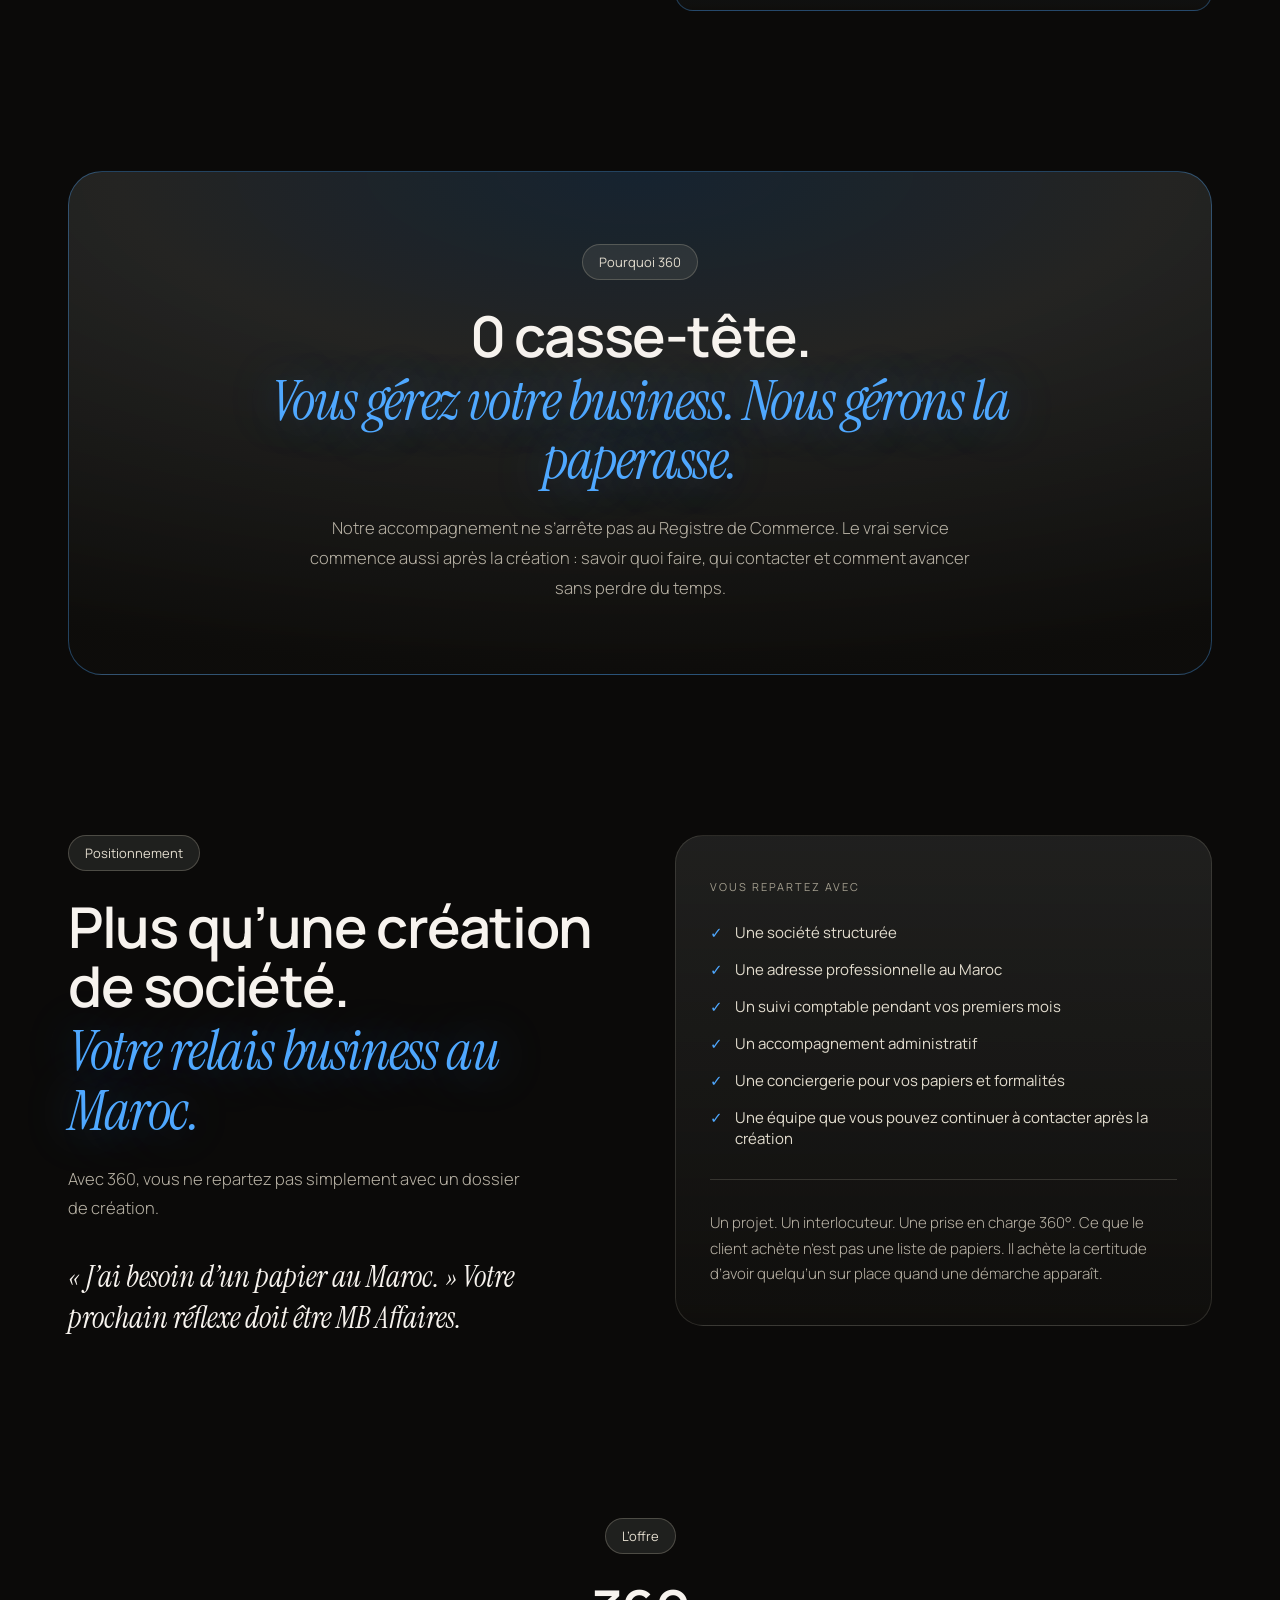
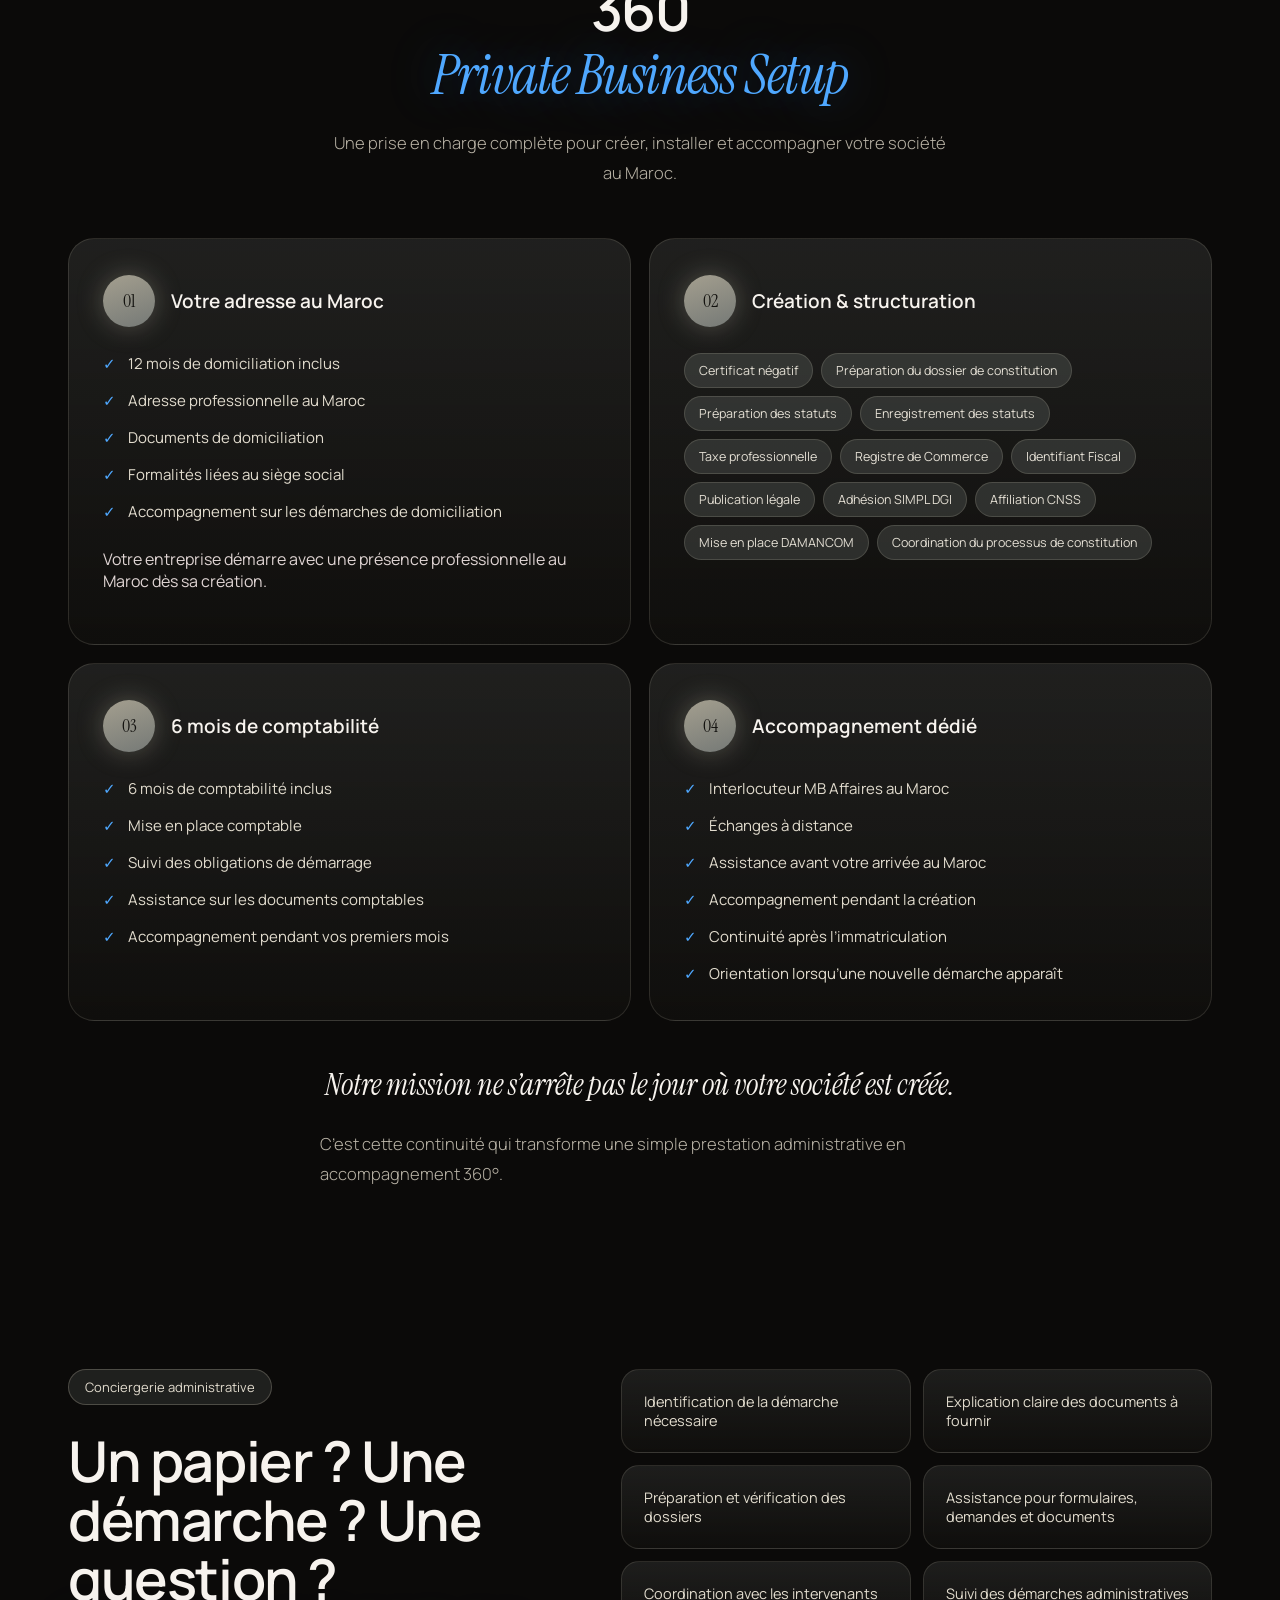
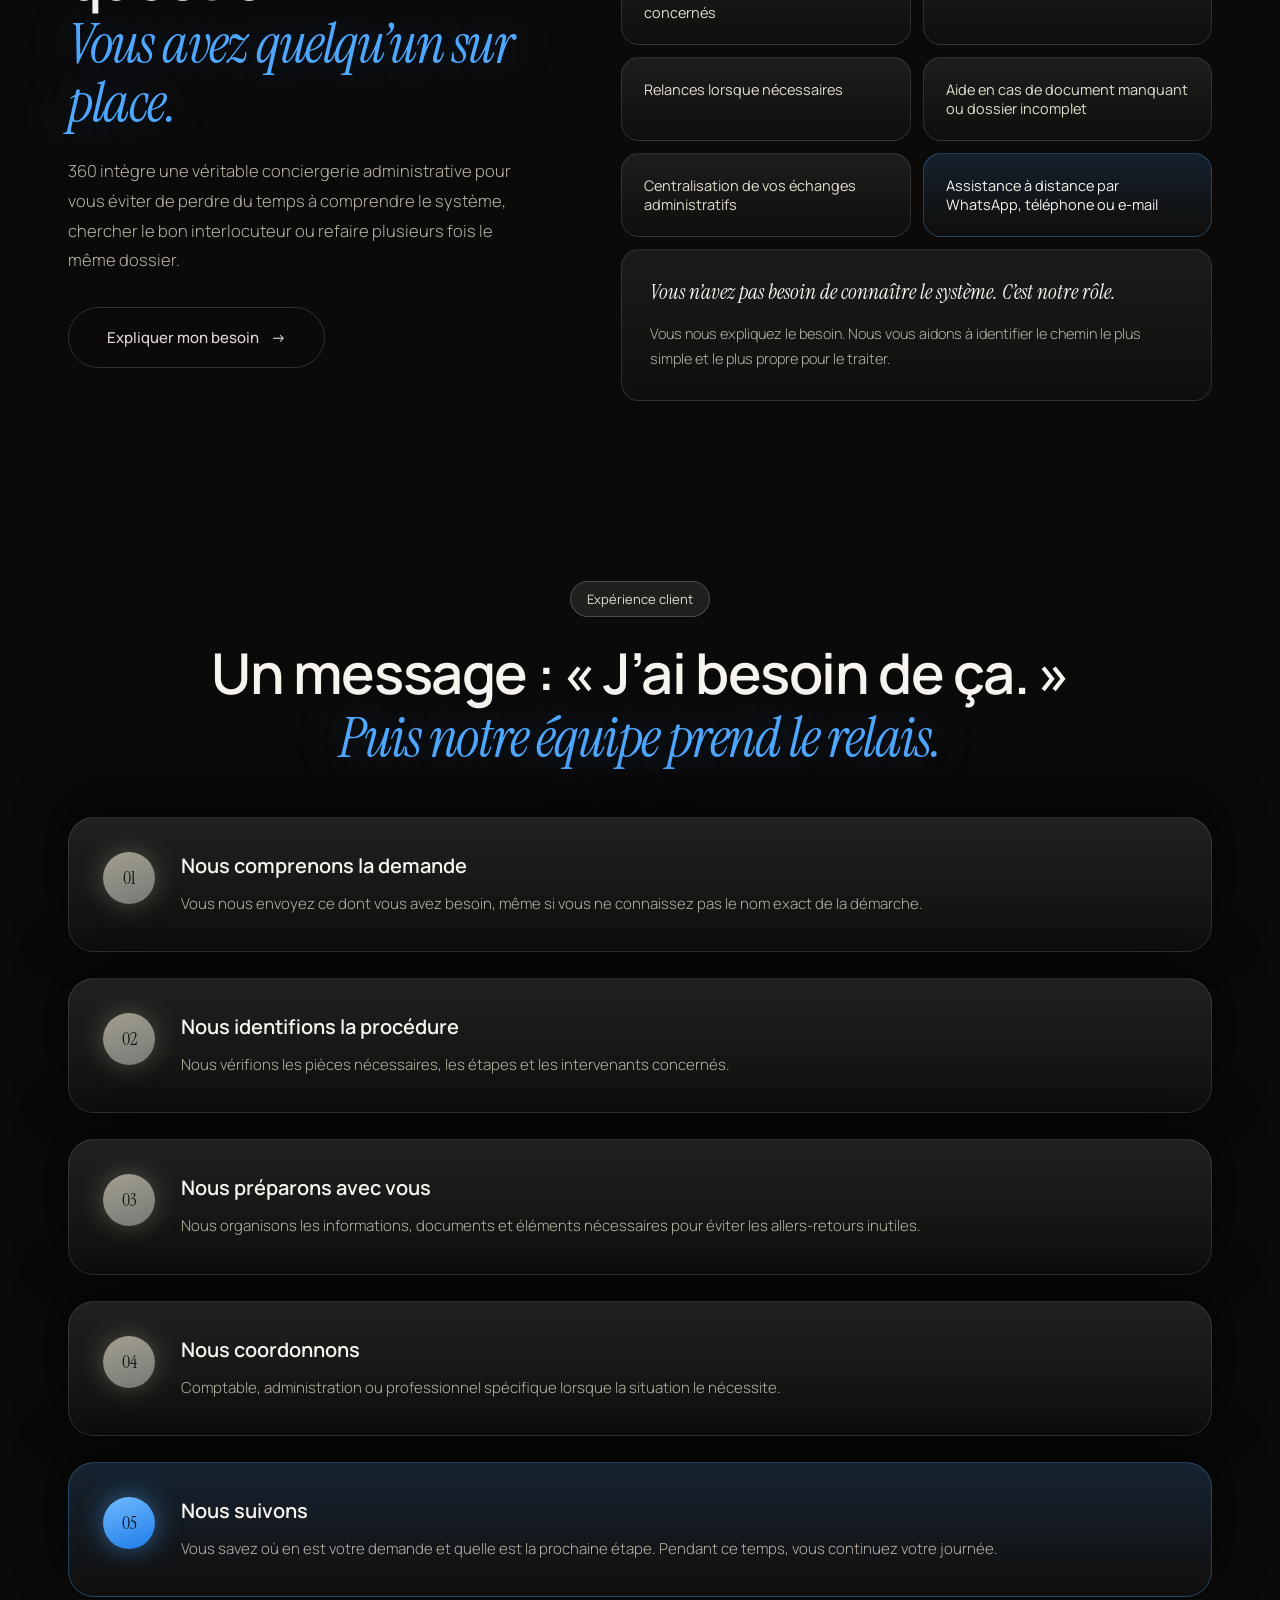
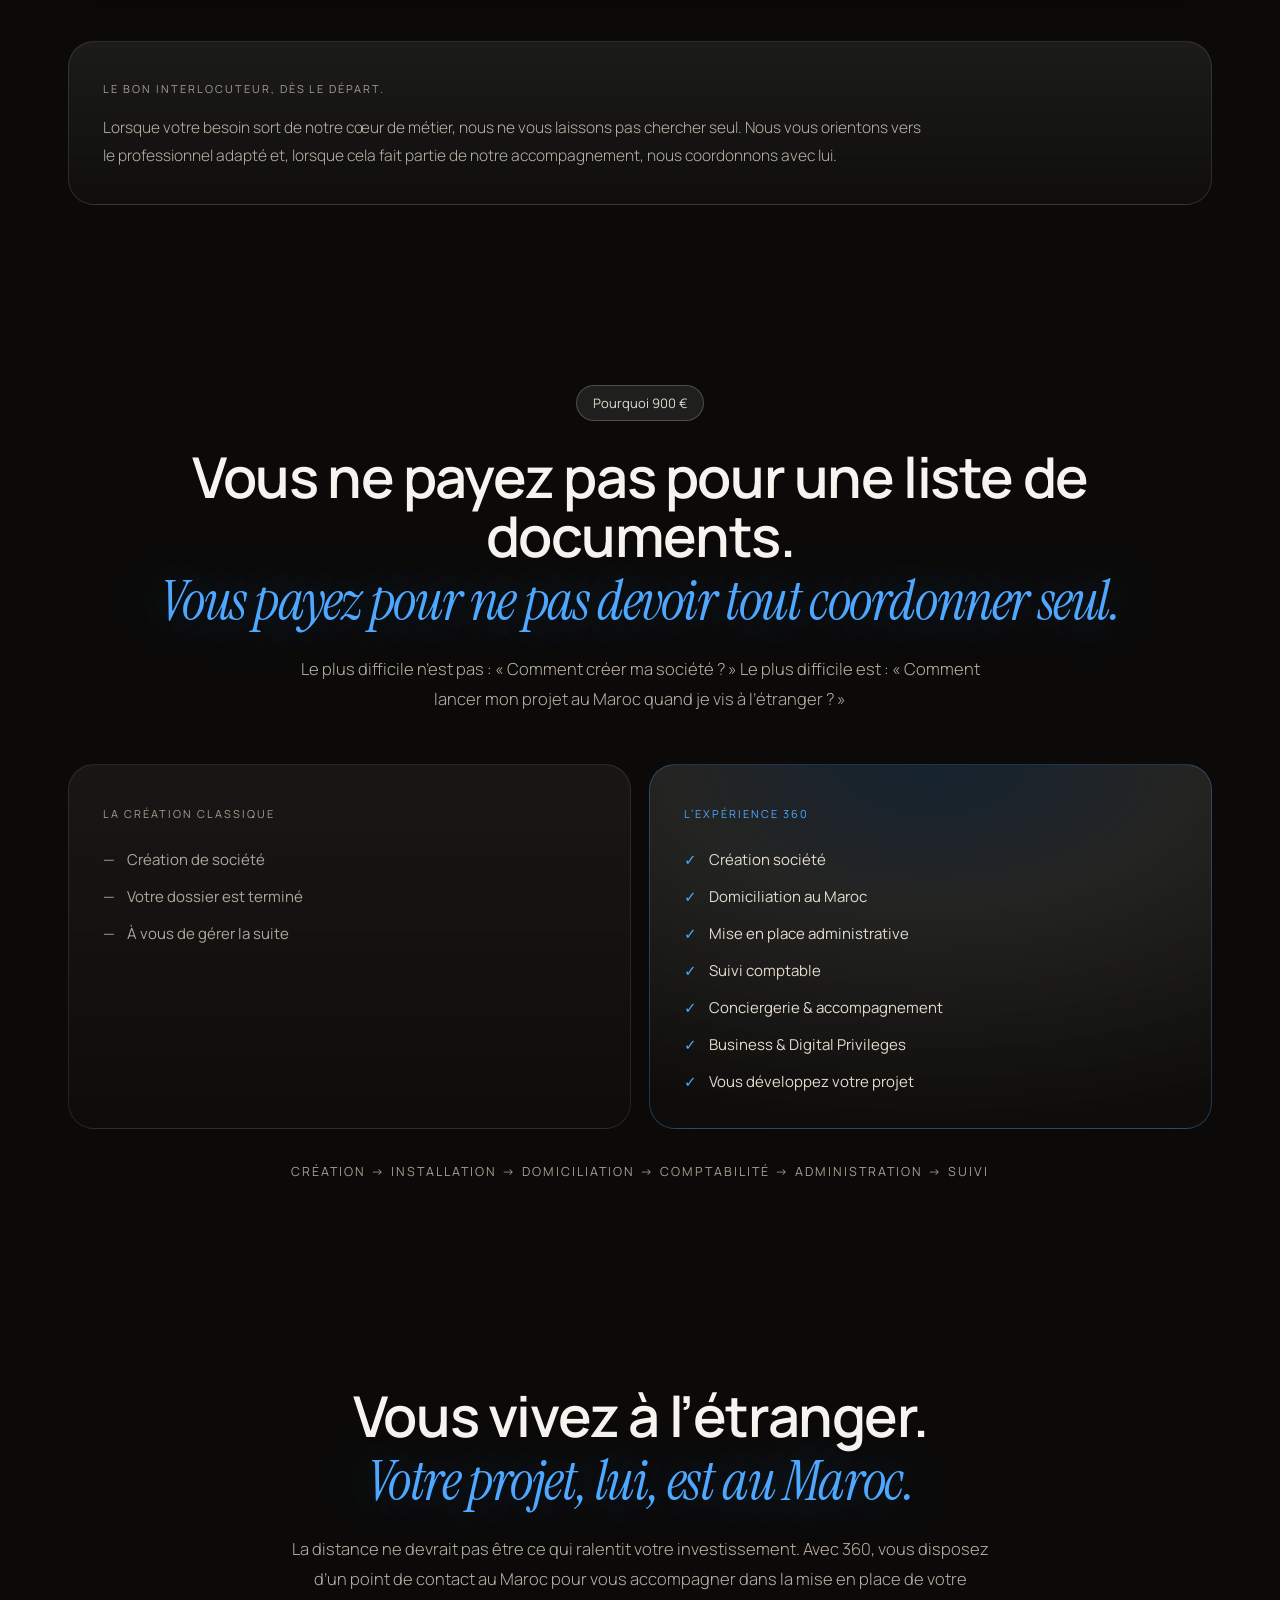
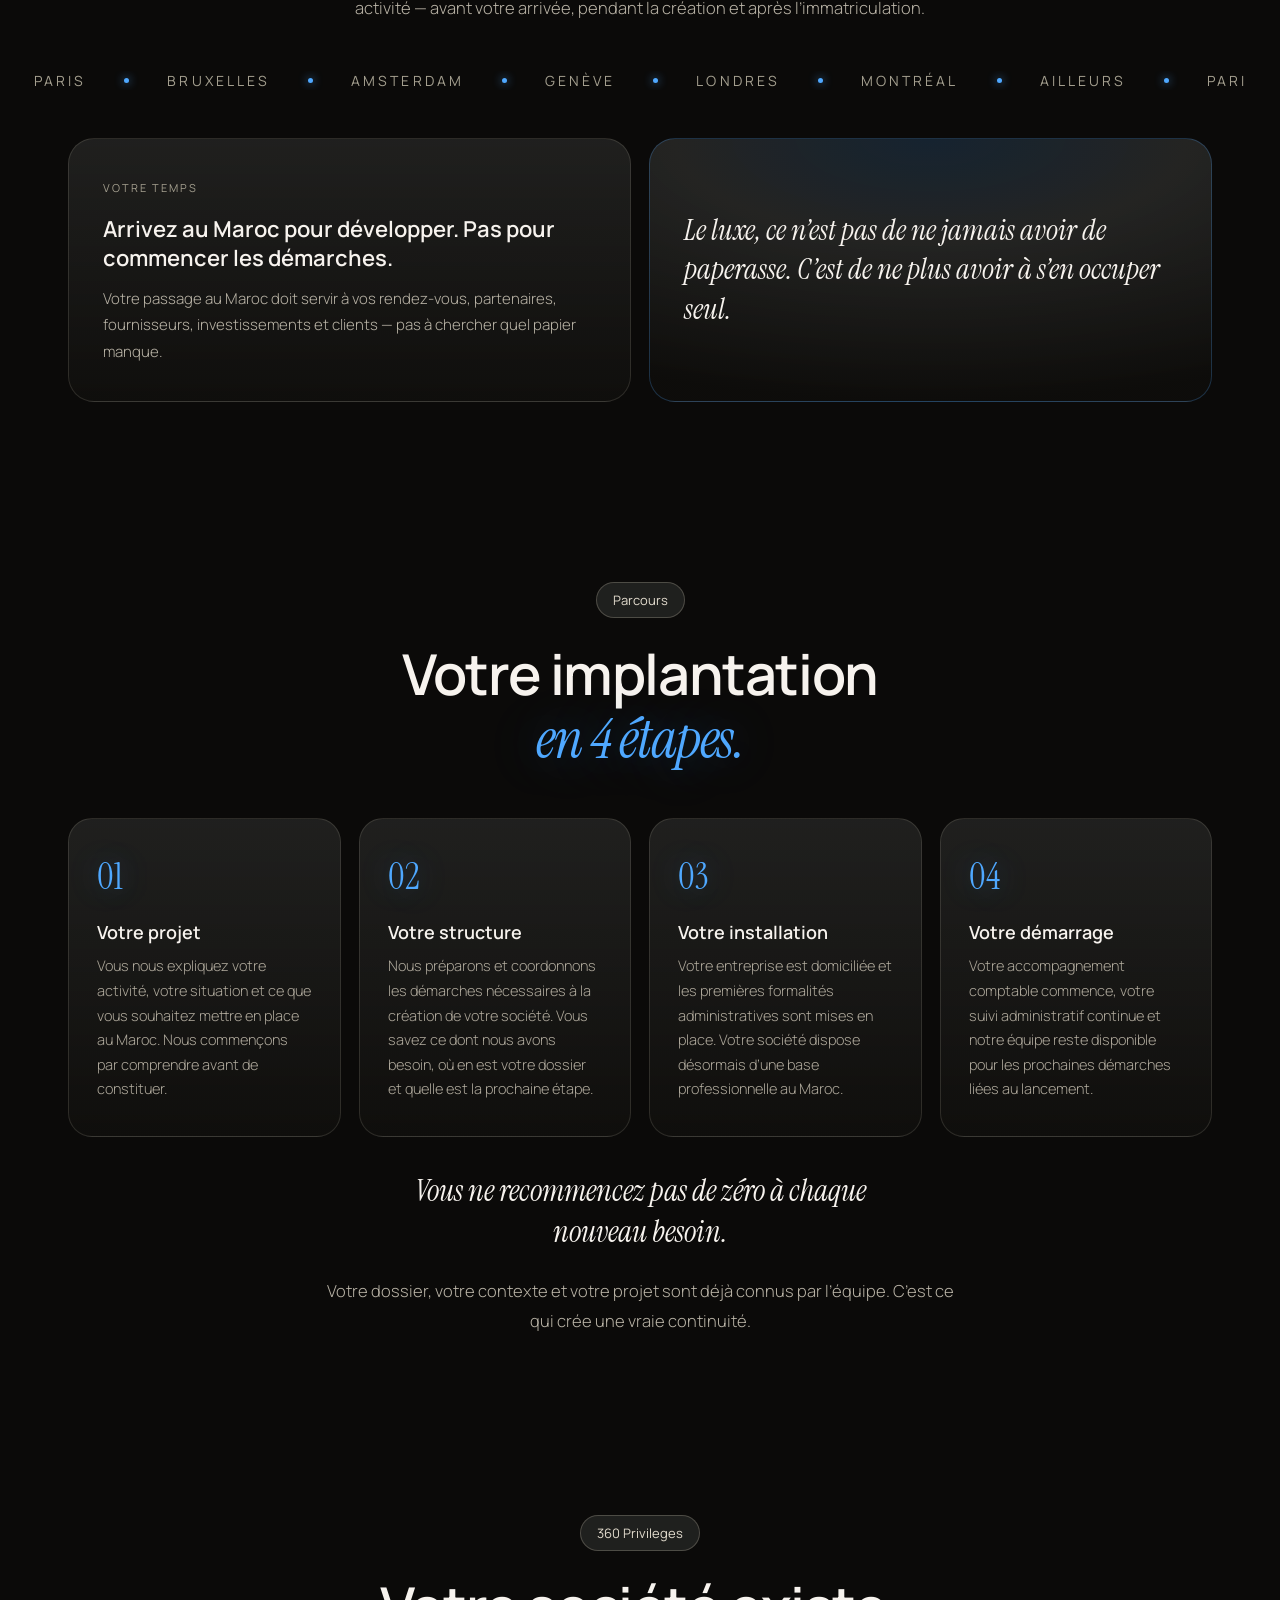
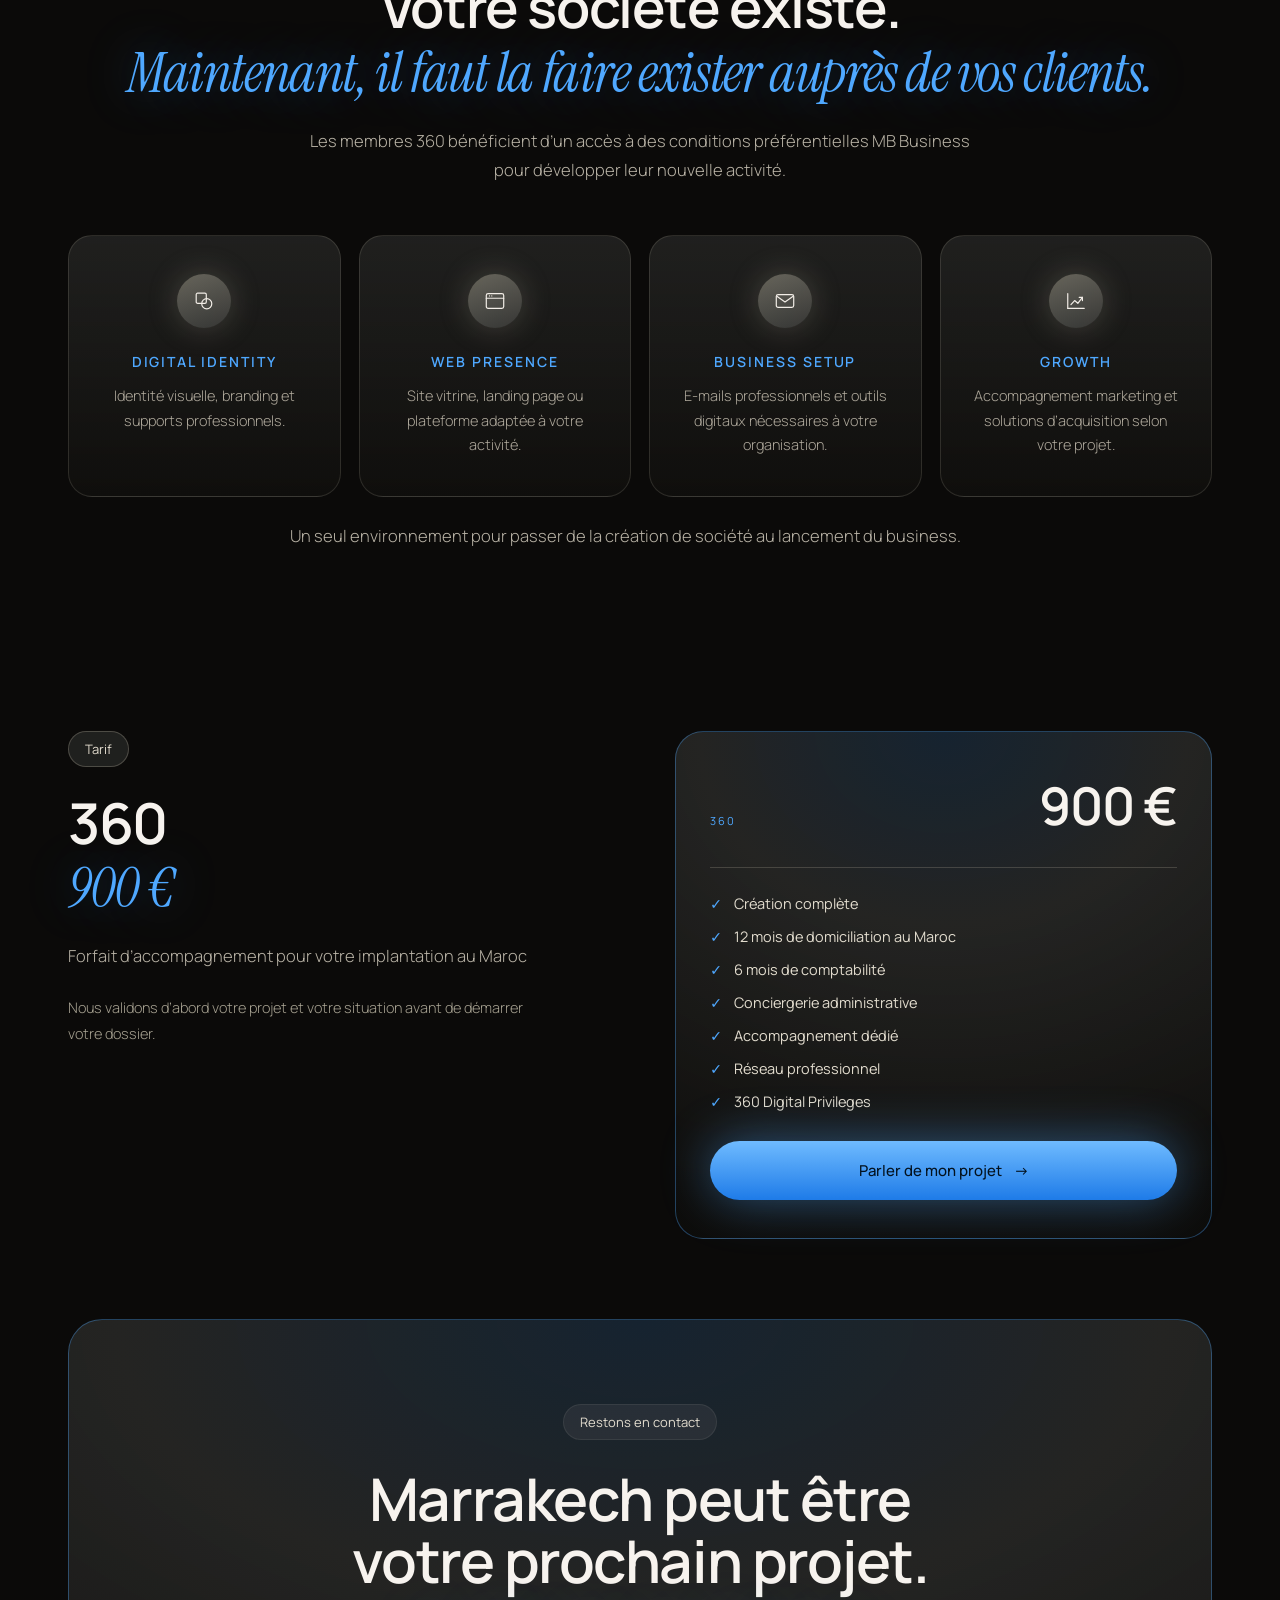
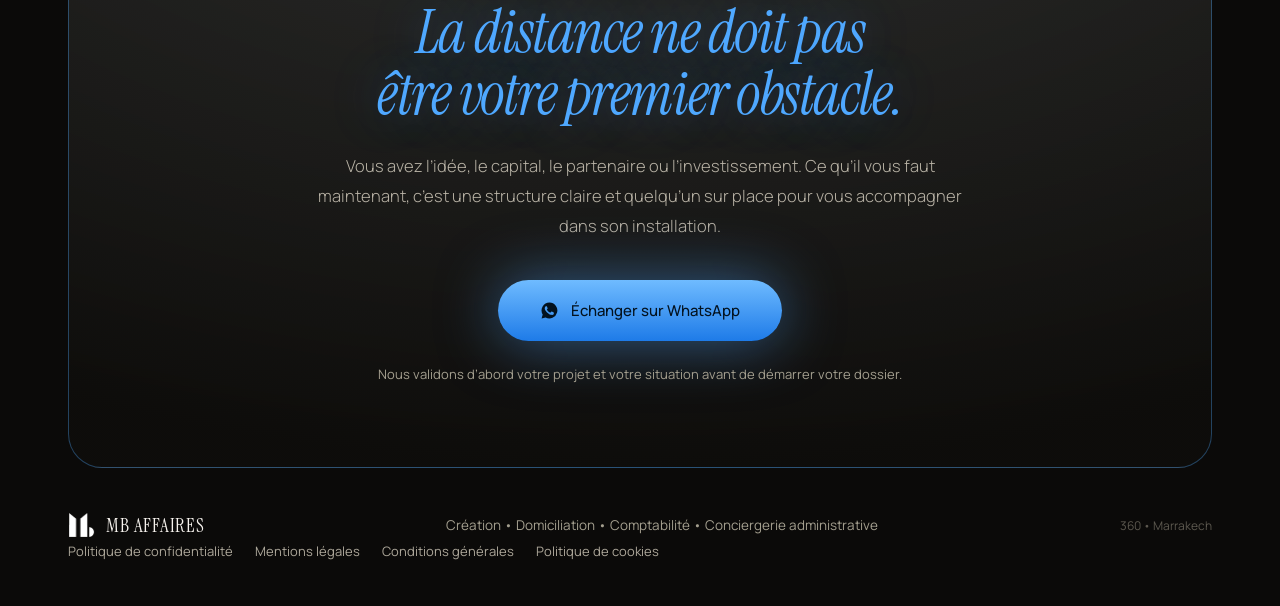
<file: landing/index.html>
<!DOCTYPE html>
<html lang="fr">
<head>
<meta charset="utf-8">
<meta name="viewport" content="width=device-width, initial-scale=1">
<title>360 | Private Business Setup au Maroc — MB Affaires</title>
<meta name="description" content="360 : création de société, domiciliation, comptabilité et conciergerie administrative au Maroc pour les Marocains résidant à l’étranger et les Français souhaitant entreprendre au Maroc. Forfait 900 €.">
<meta property="og:title" content="360 — Private Business Setup, Maroc">
<meta property="og:description" content="Vous investissez. On simplifie tout le reste.">
<meta property="og:type" content="website">
<link rel="icon" href="/assets/favicon.png">
<link rel="preconnect" href="https://fonts.googleapis.com">
<link rel="preconnect" href="https://fonts.gstatic.com" crossorigin>
<link href="https://fonts.googleapis.com/css2?family=Instrument+Serif:ital@0;1&family=Manrope:wght@300;400;500;600;700&display=swap" rel="stylesheet">
<link rel="stylesheet" href="/landing/css/style.css">
<!-- Meta Pixel Code -->
<script>
!function(f,b,e,v,n,t,s)
{if(f.fbq)return;n=f.fbq=function(){n.callMethod?
n.callMethod.apply(n,arguments):n.queue.push(arguments)};
if(!f._fbq)f._fbq=n;n.push=n;n.loaded=!0;n.version='2.0';
n.queue=[];t=b.createElement(e);t.async=!0;
t.src=v;s=b.getElementsByTagName(e)[0];
s.parentNode.insertBefore(t,s)}(window, document,'script',
'https://connect.facebook.net/en_US/fbevents.js');
fbq('init', '1593886608929984');
fbq('track', 'PageView');
</script>
<noscript><img height="1" width="1" style="display:none"
src="https://www.facebook.com/tr?id=1593886608929984&ev=PageView&noscript=1"
/></noscript>
<!-- End Meta Pixel Code -->
<!-- Umami Analytics -->
<script defer src="https://backend-mb-affaires.vercel.app/script.js" data-website-id="721369be-13ec-4f88-8487-588a2d5a3856"></script>
</head>
<body>

<canvas id="mb-stars" aria-hidden="true"></canvas>

<header class="site-header">
  <div class="header-inner">
    <a href="/" class="brand">
      <img src="/assets/mb-logo-light.png" alt="MB Affaires">
      <span class="brand-name">MB AFFAIRES</span>
    </a>

    <nav class="nav-desktop">
      <a href="#offre" class="nav-link">L’offre</a>
      <a href="#conciergerie" class="nav-link">Conciergerie</a>
      <a href="#parcours" class="nav-link">Parcours</a>
      <a href="#tarif" class="nav-link">900 €</a>
    </nav>

    <div class="header-actions">
      <a href="#" class="nav-cta" data-wa data-wa-msg="projet" target="_blank" rel="noopener noreferrer">Échanger sur mon projet</a>
      <button class="mobile-toggle" data-mobile-toggle aria-expanded="false" aria-controls="mobile-menu" aria-label="Ouvrir le menu">
        <span></span>
        <span></span>
      </button>
    </div>
  </div>
</header>

<div class="mobile-menu" id="mobile-menu" data-mobile-menu>
  <div class="mobile-menu-header">
    <span class="brand-name">MB AFFAIRES</span>
    <button class="mobile-menu-close" data-mobile-close aria-label="Fermer le menu">×</button>
  </div>
  <div class="mobile-menu-body">
    <span class="mobile-menu-eyebrow">360</span>
    <a href="#offre" class="mobile-link" data-mobile-close>L’offre</a>
    <a href="#conciergerie" class="mobile-link" data-mobile-close>Conciergerie administrative</a>
    <a href="#experience" class="mobile-link" data-mobile-close>Expérience client</a>
    <a href="#parcours" class="mobile-link" data-mobile-close>Parcours</a>
    <a href="#privileges" class="mobile-link" data-mobile-close>360 Privileges</a>
    <a href="#tarif" class="mobile-link" data-mobile-close>900 € — Forfait</a>
    <a href="#" class="mobile-cta" data-wa data-wa-msg="projet" target="_blank" rel="noopener noreferrer">Échanger sur mon projet</a>
  </div>
</div>

<section id="top" class="hero">
  <div class="hero-glow" aria-hidden="true"></div>
  <div class="hero-grid">
    <div>
      <span class="hero-badge" data-reveal>
        <span class="dot"></span>360 • Private Business Setup — Marrakech
      </span>
      <h1 class="hero-title" data-reveal>Votre projet est au Maroc.<em>Vous n’avez pas besoin d’y être pour tout gérer.</em></h1>
      <p class="hero-desc" data-reveal>360 est conçu pour les Marocains résidant à l’étranger et les Français qui veulent entreprendre ou investir au Maroc sans transformer leur projet en parcours administratif.</p>
      <p class="hero-kicker" data-reveal>CRÉATION • DOMICILIATION • COMPTABILITÉ • CONCIERGERIE ADMINISTRATIVE</p>
      <div class="hero-actions" data-reveal>
        <a href="#" class="btn btn-glow" data-wa data-wa-msg="projet" target="_blank" rel="noopener noreferrer">Échanger sur mon projet <span class="nudge">→</span></a>
        <a href="#offre" class="btn btn-outline">Découvrir le forfait</a>
      </div>
    </div>

    <div class="pricing-card" data-reveal>
      <div class="pricing-card-head">
        <span>FORFAIT 360</span>
        <span class="price">900 €</span>
      </div>
      <div class="pricing-card-rule"></div>
      <div class="pricing-card-list">
        <span>Création complète de votre société</span>
        <span>12 mois de domiciliation au Maroc</span>
        <span>6 mois de comptabilité</span>
        <span>Accompagnement administratif</span>
        <span>Conciergerie paperasse &amp; formalités</span>
        <span>Un interlocuteur au Maroc</span>
        <span>Accès aux 360 Digital Privileges</span>
      </div>
      <p class="pricing-card-tagline">Vous investissez. On simplifie tout le reste.</p>
    </div>
  </div>
</section>

<div class="marquee-band marquee-band-tight">
  <div class="marquee-track marquee-track-reverse">
    <div class="marquee-set">
      <span class="quote">Vous avez le projet. Nous sommes votre relais au Maroc.</span>
      <span class="sep"></span>
      <span class="quote">Vous investissez. On simplifie tout le reste.</span>
      <span class="sep"></span>
      <span class="quote">0 casse-tête.</span>
      <span class="sep"></span>
      <span class="quote">Un projet. Un interlocuteur. Une prise en charge 360°.</span>
      <span class="sep"></span>
      <span class="quote">Vous avez quelqu’un sur place.</span>
      <span class="sep"></span>
    </div>
    <div class="marquee-set" aria-hidden="true">
      <span class="quote">Vous avez le projet. Nous sommes votre relais au Maroc.</span>
      <span class="sep"></span>
      <span class="quote">Vous investissez. On simplifie tout le reste.</span>
      <span class="sep"></span>
      <span class="quote">0 casse-tête.</span>
      <span class="sep"></span>
      <span class="quote">Un projet. Un interlocuteur. Une prise en charge 360°.</span>
      <span class="sep"></span>
      <span class="quote">Vous avez quelqu’un sur place.</span>
      <span class="sep"></span>
    </div>
  </div>
</div>

<section class="section">
  <div class="container split-sticky">
    <div class="split-sticky-head" data-reveal>
      <span class="eyebrow-pill">Le vrai problème</span>
      <h2 class="section-title">Votre temps au Maroc doit servir à votre projet.<em>Pas à courir derrière les démarches.</em></h2>
      <p class="lead-desc" style="max-width:480px;">Quand on vit à l’étranger, une petite formalité au Maroc peut rapidement devenir une chaîne d’appels, de déplacements, de documents manquants et de journées perdues.</p>
    </div>
    <div class="pain-list" data-reveal data-stagger data-diag="r">
      <div class="pain-item">Trouver la bonne information.</div>
      <div class="pain-item">Comprendre quelle démarche vient avant l’autre.</div>
      <div class="pain-item">Préparer les bons documents du premier coup.</div>
      <div class="pain-item">Coordonner comptable, domiciliation, administrations et professionnels.</div>
      <div class="pain-item">Revenir pour un papier manquant.</div>
      <div class="pain-item">Relancer plusieurs personnes depuis l’étranger.</div>
      <div class="pain-item highlight">Et, une fois la société créée, se demander encore : « Maintenant, je fais quoi ? »</div>
    </div>
  </div>
</section>

<section class="section" style="padding-top:70px; padding-bottom:70px;">
  <div class="container">
    <div class="glow-card" data-reveal>
      <span class="eyebrow-pill">Pourquoi 360</span>
      <h2 class="section-title">0 casse-tête.<em>Vous gérez votre business. Nous gérons la paperasse.</em></h2>
      <p class="lead-desc" style="max-width:680px;">Notre accompagnement ne s’arrête pas au Registre de Commerce. Le vrai service commence aussi après la création : savoir quoi faire, qui contacter et comment avancer sans perdre du temps.</p>
    </div>
  </div>
</section>

<section class="section">
  <div class="container split-sticky">
    <div data-reveal>
      <span class="eyebrow-pill">Positionnement</span>
      <h2 class="section-title" style="text-align:left;">Plus qu’une création de société.<em>Votre relais business au Maroc.</em></h2>
      <p class="lead-desc" style="margin-left:0; max-width:480px; text-align:left;">Avec 360, vous ne repartez pas simplement avec un dossier de création.</p>
      <p class="pull-quote">« J’ai besoin d’un papier au Maroc. » Votre prochain réflexe doit être MB Affaires.</p>
    </div>
    <div class="glass-card" data-reveal data-drift="34">
      <span class="glass-card-label">VOUS REPARTEZ AVEC</span>
      <div class="check-list">
        <span>Une société structurée</span>
        <span>Une adresse professionnelle au Maroc</span>
        <span>Un suivi comptable pendant vos premiers mois</span>
        <span>Un accompagnement administratif</span>
        <span>Une conciergerie pour vos papiers et formalités</span>
        <span>Une équipe que vous pouvez continuer à contacter après la création</span>
      </div>
      <div class="glass-card-rule"></div>
      <p class="body-text">Un projet. Un interlocuteur. Une prise en charge 360°. Ce que le client achète n’est pas une liste de papiers. Il achète la certitude d’avoir quelqu’un sur place quand une démarche apparaît.</p>
    </div>
  </div>
</section>

<section id="offre" class="section">
  <div class="container">
    <div class="section-head" data-reveal>
      <span class="eyebrow-pill">L’offre</span>
      <h2 class="section-title">360<em>Private Business Setup</em></h2>
      <p class="lead-desc">Une prise en charge complète pour créer, installer et accompagner votre société au Maroc.</p>
    </div>

    <div class="offer-grid">
      <div class="offer-card" data-reveal data-diag="l">
        <div class="offer-card-head">
          <div class="offer-number">01</div>
          <h3>Votre adresse au Maroc</h3>
        </div>
        <div class="check-list">
          <span>12 mois de domiciliation inclus</span>
          <span>Adresse professionnelle au Maroc</span>
          <span>Documents de domiciliation</span>
          <span>Formalités liées au siège social</span>
          <span>Accompagnement sur les démarches de domiciliation</span>
        </div>
        <p class="body-text">Votre entreprise démarre avec une présence professionnelle au Maroc dès sa création.</p>
      </div>

      <div class="offer-card" data-reveal data-diag="r">
        <div class="offer-card-head">
          <div class="offer-number">02</div>
          <h3>Création &amp; structuration</h3>
        </div>
        <div class="offer-chips">
          <span>Certificat négatif</span>
          <span>Préparation du dossier de constitution</span>
          <span>Préparation des statuts</span>
          <span>Enregistrement des statuts</span>
          <span>Taxe professionnelle</span>
          <span>Registre de Commerce</span>
          <span>Identifiant Fiscal</span>
          <span>Publication légale</span>
          <span>Adhésion SIMPL DGI</span>
          <span>Affiliation CNSS</span>
          <span>Mise en place DAMANCOM</span>
          <span>Coordination du processus de constitution</span>
        </div>
      </div>

      <div class="offer-card" data-reveal data-diag="l">
        <div class="offer-card-head">
          <div class="offer-number">03</div>
          <h3>6 mois de comptabilité</h3>
        </div>
        <div class="check-list">
          <span>6 mois de comptabilité inclus</span>
          <span>Mise en place comptable</span>
          <span>Suivi des obligations de démarrage</span>
          <span>Assistance sur les documents comptables</span>
          <span>Accompagnement pendant vos premiers mois</span>
        </div>
      </div>

      <div class="offer-card" data-reveal data-diag="r">
        <div class="offer-card-head">
          <div class="offer-number">04</div>
          <h3>Accompagnement dédié</h3>
        </div>
        <div class="check-list">
          <span>Interlocuteur MB Affaires au Maroc</span>
          <span>Échanges à distance</span>
          <span>Assistance avant votre arrivée au Maroc</span>
          <span>Accompagnement pendant la création</span>
          <span>Continuité après l’immatriculation</span>
          <span>Orientation lorsqu’une nouvelle démarche apparaît</span>
        </div>
      </div>
    </div>

    <p class="pull-quote" data-reveal style="margin:44px auto 0; max-width:820px; text-align:center;">Notre mission ne s’arrête pas le jour où votre société est créée.</p>
    <p class="lead-desc" data-reveal style="max-width:640px;">C’est cette continuité qui transforme une simple prestation administrative en accompagnement 360°.</p>
  </div>
</section>

<section id="conciergerie" class="section">
  <div class="container split-sticky narrow-left">
    <div class="split-sticky-head" data-reveal>
      <span class="eyebrow-pill">Conciergerie administrative</span>
      <h2 class="section-title">Un papier ? Une démarche ? Une question ?<em>Vous avez quelqu’un sur place.</em></h2>
      <p class="lead-desc" style="max-width:460px;">360 intègre une véritable conciergerie administrative pour vous éviter de perdre du temps à comprendre le système, chercher le bon interlocuteur ou refaire plusieurs fois le même dossier.</p>
      <a href="#" class="btn btn-outline" style="margin-top:32px;" data-wa data-wa-msg="concierge" target="_blank" rel="noopener noreferrer">Expliquer mon besoin <span class="nudge">→</span></a>
    </div>
    <div class="concierge-grid" data-reveal>
      <div class="concierge-item">Identification de la démarche nécessaire</div>
      <div class="concierge-item">Explication claire des documents à fournir</div>
      <div class="concierge-item">Préparation et vérification des dossiers</div>
      <div class="concierge-item">Assistance pour formulaires, demandes et documents</div>
      <div class="concierge-item">Coordination avec les intervenants concernés</div>
      <div class="concierge-item">Suivi des démarches administratives</div>
      <div class="concierge-item">Relances lorsque nécessaires</div>
      <div class="concierge-item">Aide en cas de document manquant ou dossier incomplet</div>
      <div class="concierge-item">Centralisation de vos échanges administratifs</div>
      <div class="concierge-item highlight">Assistance à distance par WhatsApp, téléphone ou e-mail</div>
      <div class="concierge-note">
        <p>Vous n’avez pas besoin de connaître le système. C’est notre rôle.</p>
        <p>Vous nous expliquez le besoin. Nous vous aidons à identifier le chemin le plus simple et le plus propre pour le traiter.</p>
      </div>
    </div>
  </div>
</section>

<section id="experience" class="section">
  <div class="container">
    <div class="section-head" data-reveal>
      <span class="eyebrow-pill">Expérience client</span>
      <h2 class="section-title">Un message : « J’ai besoin de ça. »<em>Puis notre équipe prend le relais.</em></h2>
    </div>
    <div class="sticky-list">
      <div class="sticky-card" data-reveal>
        <div class="step-number-circle">01</div>
        <div>
          <h3>Nous comprenons la demande</h3>
          <p>Vous nous envoyez ce dont vous avez besoin, même si vous ne connaissez pas le nom exact de la démarche.</p>
        </div>
      </div>
      <div class="sticky-card" data-reveal>
        <div class="step-number-circle">02</div>
        <div>
          <h3>Nous identifions la procédure</h3>
          <p>Nous vérifions les pièces nécessaires, les étapes et les intervenants concernés.</p>
        </div>
      </div>
      <div class="sticky-card" data-reveal>
        <div class="step-number-circle">03</div>
        <div>
          <h3>Nous préparons avec vous</h3>
          <p>Nous organisons les informations, documents et éléments nécessaires pour éviter les allers-retours inutiles.</p>
        </div>
      </div>
      <div class="sticky-card" data-reveal>
        <div class="step-number-circle">04</div>
        <div>
          <h3>Nous coordonnons</h3>
          <p>Comptable, administration ou professionnel spécifique lorsque la situation le nécessite.</p>
        </div>
      </div>
      <div class="sticky-card highlight" data-reveal>
        <div class="step-number-circle">05</div>
        <div>
          <h3>Nous suivons</h3>
          <p>Vous savez où en est votre demande et quelle est la prochaine étape. Pendant ce temps, vous continuez votre journée.</p>
        </div>
      </div>
    </div>
    <div class="note-card" data-reveal>
      <span>LE BON INTERLOCUTEUR, DÈS LE DÉPART.</span>
      <p>Lorsque votre besoin sort de notre cœur de métier, nous ne vous laissons pas chercher seul. Nous vous orientons vers le professionnel adapté et, lorsque cela fait partie de notre accompagnement, nous coordonnons avec lui.</p>
    </div>
  </div>
</section>

<section class="section">
  <div class="container">
    <div class="section-head" data-reveal>
      <span class="eyebrow-pill">Pourquoi 900 €</span>
      <h2 class="section-title">Vous ne payez pas pour une liste de documents.<em>Vous payez pour ne pas devoir tout coordonner seul.</em></h2>
      <p class="lead-desc" style="max-width:700px;">Le plus difficile n’est pas : « Comment créer ma société ? » Le plus difficile est : « Comment lancer mon projet au Maroc quand je vis à l’étranger ? »</p>
    </div>
    <div class="comparison-grid">
      <div class="comparison-card classic" data-reveal data-drift="-30">
        <span class="glass-card-label">LA CRÉATION CLASSIQUE</span>
        <div class="check-list">
          <span>Création de société</span>
          <span>Votre dossier est terminé</span>
          <span>À vous de gérer la suite</span>
        </div>
      </div>
      <div class="comparison-card featured" data-reveal data-drift="30">
        <span class="glass-card-label">L’EXPÉRIENCE 360</span>
        <div class="check-list">
          <span>Création société</span>
          <span>Domiciliation au Maroc</span>
          <span>Mise en place administrative</span>
          <span>Suivi comptable</span>
          <span>Conciergerie &amp; accompagnement</span>
          <span>Business &amp; Digital Privileges</span>
          <span>Vous développez votre projet</span>
        </div>
      </div>
    </div>
    <p class="flow-line" data-reveal>CRÉATION → INSTALLATION → DOMICILIATION → COMPTABILITÉ → ADMINISTRATION → SUIVI</p>
  </div>
</section>

<section class="section">
  <div class="center-copy" data-reveal>
    <h2 class="section-title">Vous vivez à l’étranger.<em>Votre projet, lui, est au Maroc.</em></h2>
    <p class="lead-desc" style="max-width:700px;">La distance ne devrait pas être ce qui ralentit votre investissement. Avec 360, vous disposez d’un point de contact au Maroc pour vous accompagner dans la mise en place de votre activité — avant votre arrivée, pendant la création et après l’immatriculation.</p>
  </div>

  <div class="marquee-band marquee-band-cities">
    <div class="marquee-track marquee-track-slow">
      <div class="marquee-set">
        <span class="city">PARIS</span><span class="sep"></span>
        <span class="city">BRUXELLES</span><span class="sep"></span>
        <span class="city">AMSTERDAM</span><span class="sep"></span>
        <span class="city">GENÈVE</span><span class="sep"></span>
        <span class="city">LONDRES</span><span class="sep"></span>
        <span class="city">MONTRÉAL</span><span class="sep"></span>
        <span class="city">AILLEURS</span><span class="sep"></span>
      </div>
      <div class="marquee-set" aria-hidden="true">
        <span class="city">PARIS</span><span class="sep"></span>
        <span class="city">BRUXELLES</span><span class="sep"></span>
        <span class="city">AMSTERDAM</span><span class="sep"></span>
        <span class="city">GENÈVE</span><span class="sep"></span>
        <span class="city">LONDRES</span><span class="sep"></span>
        <span class="city">MONTRÉAL</span><span class="sep"></span>
        <span class="city">AILLEURS</span><span class="sep"></span>
      </div>
    </div>
  </div>

  <div class="split-even">
    <div class="feature-card" data-reveal data-diag="l">
      <span class="label">VOTRE TEMPS</span>
      <h3>Arrivez au Maroc pour développer. Pas pour commencer les démarches.</h3>
      <p>Votre passage au Maroc doit servir à vos rendez-vous, partenaires, fournisseurs, investissements et clients — pas à chercher quel papier manque.</p>
    </div>
    <div class="quote-card" data-reveal data-diag="r">
      <p>Le luxe, ce n’est pas de ne jamais avoir de paperasse. C’est de ne plus avoir à s’en occuper seul.</p>
    </div>
  </div>
</section>

<section id="parcours" class="section">
  <div class="container">
    <div class="section-head" data-reveal>
      <span class="eyebrow-pill">Parcours</span>
      <h2 class="section-title">Votre implantation<em>en 4 étapes.</em></h2>
    </div>
    <div class="grid-4" data-reveal data-stagger data-diag="l">
      <div class="step-tile">
        <span class="step-tile-number">01</span>
        <h3>Votre projet</h3>
        <p>Vous nous expliquez votre activité, votre situation et ce que vous souhaitez mettre en place au Maroc. Nous commençons par comprendre avant de constituer.</p>
      </div>
      <div class="step-tile">
        <span class="step-tile-number">02</span>
        <h3>Votre structure</h3>
        <p>Nous préparons et coordonnons les démarches nécessaires à la création de votre société. Vous savez ce dont nous avons besoin, où en est votre dossier et quelle est la prochaine étape.</p>
      </div>
      <div class="step-tile">
        <span class="step-tile-number">03</span>
        <h3>Votre installation</h3>
        <p>Votre entreprise est domiciliée et les premières formalités administratives sont mises en place. Votre société dispose désormais d’une base professionnelle au Maroc.</p>
      </div>
      <div class="step-tile">
        <span class="step-tile-number">04</span>
        <h3>Votre démarrage</h3>
        <p>Votre accompagnement comptable commence, votre suivi administratif continue et notre équipe reste disponible pour les prochaines démarches liées au lancement.</p>
      </div>
    </div>
    <div class="center-copy" data-reveal style="margin-top:34px;">
      <p class="pull-quote" style="margin:0 auto; text-align:center;">Vous ne recommencez pas de zéro à chaque nouveau besoin.</p>
      <p class="lead-desc" style="max-width:640px;">Votre dossier, votre contexte et votre projet sont déjà connus par l’équipe. C’est ce qui crée une vraie continuité.</p>
    </div>
  </div>
</section>

<section id="privileges" class="section">
  <div class="container">
    <div class="section-head" data-reveal>
      <span class="eyebrow-pill">360 Privileges</span>
      <h2 class="section-title">Votre société existe.<em>Maintenant, il faut la faire exister auprès de vos clients.</em></h2>
      <p class="lead-desc" style="max-width:680px;">Les membres 360 bénéficient d’un accès à des conditions préférentielles MB Business pour développer leur nouvelle activité.</p>
    </div>
    <div class="grid-4" data-reveal data-stagger data-diag="r">
      <div class="privilege-tile">
        <div class="pulse-icon">
          <svg viewBox="0 0 24 24" width="22" height="22" fill="none" stroke="#F2EDE7" stroke-width="1.3" stroke-linecap="round" stroke-linejoin="round" aria-hidden="true"><rect x="3.5" y="3.5" width="11" height="11" rx="1.5"/><circle cx="15" cy="15" r="5.5"/></svg>
        </div>
        <h3>DIGITAL IDENTITY</h3>
        <p>Identité visuelle, branding et supports professionnels.</p>
      </div>
      <div class="privilege-tile">
        <div class="pulse-icon" style="animation-delay:.6s;">
          <svg viewBox="0 0 24 24" width="22" height="22" fill="none" stroke="#F2EDE7" stroke-width="1.3" stroke-linecap="round" stroke-linejoin="round" aria-hidden="true"><rect x="2.5" y="4" width="19" height="16" rx="2"/><path d="M2.5 9h19"/><path d="M6 6.5h.01M8.5 6.5h.01"/></svg>
        </div>
        <h3>WEB PRESENCE</h3>
        <p>Site vitrine, landing page ou plateforme adaptée à votre activité.</p>
      </div>
      <div class="privilege-tile">
        <div class="pulse-icon" style="animation-delay:1.2s;">
          <svg viewBox="0 0 24 24" width="22" height="22" fill="none" stroke="#F2EDE7" stroke-width="1.3" stroke-linecap="round" stroke-linejoin="round" aria-hidden="true"><rect x="2.5" y="5" width="19" height="14" rx="2"/><path d="M3.5 7l8.5 6 8.5-6"/></svg>
        </div>
        <h3>BUSINESS SETUP</h3>
        <p>E-mails professionnels et outils digitaux nécessaires à votre organisation.</p>
      </div>
      <div class="privilege-tile">
        <div class="pulse-icon" style="animation-delay:1.8s;">
          <svg viewBox="0 0 24 24" width="22" height="22" fill="none" stroke="#F2EDE7" stroke-width="1.3" stroke-linecap="round" stroke-linejoin="round" aria-hidden="true"><path d="M3 20V4"/><path d="M3 20h18"/><path d="M6.5 16l4-4.5 3.5 3 5-6.5"/><path d="M19 8h-3.5M19 8v3.5"/></svg>
        </div>
        <h3>GROWTH</h3>
        <p>Accompagnement marketing et solutions d’acquisition selon votre projet.</p>
      </div>
    </div>
    <p class="lead-desc" data-reveal style="max-width:700px;">Un seul environnement pour passer de la création de société au lancement du business.</p>
  </div>
</section>

<section id="tarif" class="section" style="padding-bottom:40px;">
  <div class="container split-sticky">
    <div data-reveal data-drift="-26">
      <span class="eyebrow-pill">Tarif</span>
      <h2 class="section-title" style="text-align:left;">360<em>900 €</em></h2>
      <p class="lead-desc" style="margin-left:0; max-width:460px; text-align:left;">Forfait d’accompagnement pour votre implantation au Maroc</p>
      <p class="lead-desc" style="margin-left:0; max-width:460px; text-align:left; font-size:14.5px; color:var(--text-muted-3);">Nous validons d’abord votre projet et votre situation avant de démarrer votre dossier.</p>
    </div>
    <div class="pricing-card" data-reveal>
      <div class="pricing-card-head">
        <span>360</span>
        <span class="price" style="font-size:52px;">900 €</span>
      </div>
      <div class="pricing-card-rule"></div>
      <div class="pricing-card-list">
        <span>Création complète</span>
        <span>12 mois de domiciliation au Maroc</span>
        <span>6 mois de comptabilité</span>
        <span>Conciergerie administrative</span>
        <span>Accompagnement dédié</span>
        <span>Réseau professionnel</span>
        <span>360 Digital Privileges</span>
      </div>
      <a href="#" class="btn btn-glow" data-wa data-wa-msg="tarif" target="_blank" rel="noopener noreferrer">Parler de mon projet <span class="nudge">→</span></a>
    </div>
  </div>
</section>

<footer class="site-footer">
  <div class="container">
    <div class="footer-glow-card" data-reveal>
      <span class="eyebrow-pill footer-eyebrow">Restons en contact</span>
      <h2 class="footer-title">Marrakech peut être votre prochain projet.<em>La distance ne doit pas être votre premier obstacle.</em></h2>
      <p class="footer-desc">Vous avez l’idée, le capital, le partenaire ou l’investissement. Ce qu’il vous faut maintenant, c’est une structure claire et quelqu’un sur place pour vous accompagner dans son installation.</p>
      <div class="footer-cta-row">
        <a href="#" class="btn btn-glow" data-wa data-wa-msg="projet" target="_blank" rel="noopener noreferrer">
          <svg viewBox="0 0 24 24" width="19" height="19" fill="currentColor" aria-hidden="true"><path d="M12 2a10 10 0 0 0-8.6 15.1L2 22l5-1.3A10 10 0 1 0 12 2Zm5.6 14.2c-.2.7-1.2 1.3-1.9 1.4-.5.1-1.1.1-1.8-.1-.4-.1-1-.3-1.7-.6-3-1.3-4.9-4.3-5-4.5-.2-.2-1.2-1.6-1.2-3s.7-2.1 1-2.4c.2-.3.5-.4.7-.4h.5c.2 0 .4 0 .6.5l.8 2c.1.2.1.4 0 .5l-.3.5-.4.4c-.1.1-.3.3-.1.6.2.3.8 1.3 1.7 2.1 1.1 1 2 1.3 2.3 1.4.3.1.4.1.6-.1l.9-1c.2-.2.3-.2.6-.1l2 .9c.3.1.5.2.5.4.1.1.1.8-.1 1.5Z"/></svg>
          Échanger sur WhatsApp
        </a>
      </div>
      <p class="footer-note">Nous validons d’abord votre projet et votre situation avant de démarrer votre dossier.</p>
    </div>

    <div class="footer-bottom-row">
      <div class="footer-brand">
        <img src="/assets/mb-logo-light.png" alt="MB Affaires">
        <span class="brand-name" style="font-size:19px;">MB AFFAIRES</span>
      </div>
      <p class="footer-tagline">Création • Domiciliation • Comptabilité • Conciergerie administrative</p>
      <span class="footer-copy">360 • Marrakech</span>
    </div>
    <div class="footer-policy-links">
      <a href="/confidentialite/">Politique de confidentialité</a>
      <a href="/mentions-legales/">Mentions légales</a>
      <a href="/conditions-generales/">Conditions générales</a>
      <a href="/cookies/">Politique de cookies</a>
    </div>
  </div>
</footer>

<a href="#" class="float-wa" data-wa data-wa-msg="projet" target="_blank" rel="noopener noreferrer" aria-label="Nous contacter sur WhatsApp" data-float-wa>
  <svg viewBox="0 0 24 24" width="22" height="22" aria-hidden="true"><path d="M12 2a10 10 0 0 0-8.6 15.1L2 22l5-1.3A10 10 0 1 0 12 2Zm5.6 14.2c-.2.7-1.2 1.3-1.9 1.4-.5.1-1.1.1-1.8-.1-.4-.1-1-.3-1.7-.6-3-1.3-4.9-4.3-5-4.5-.2-.2-1.2-1.6-1.2-3s.7-2.1 1-2.4c.2-.3.5-.4.7-.4h.5c.2 0 .4 0 .6.5l.8 2c.1.2.1.4 0 .5l-.3.5-.4.4c-.1.1-.3.3-.1.6.2.3.8 1.3 1.7 2.1 1.1 1 2 1.3 2.3 1.4.3.1.4.1.6-.1l.9-1c.2-.2.3-.2.6-.1l2 .9c.3.1.5.2.5.4.1.1.1.8-.1 1.5Z"/></svg>
</a>

<script src="/landing/js/script.js"></script>
</body>
</html>
</file>
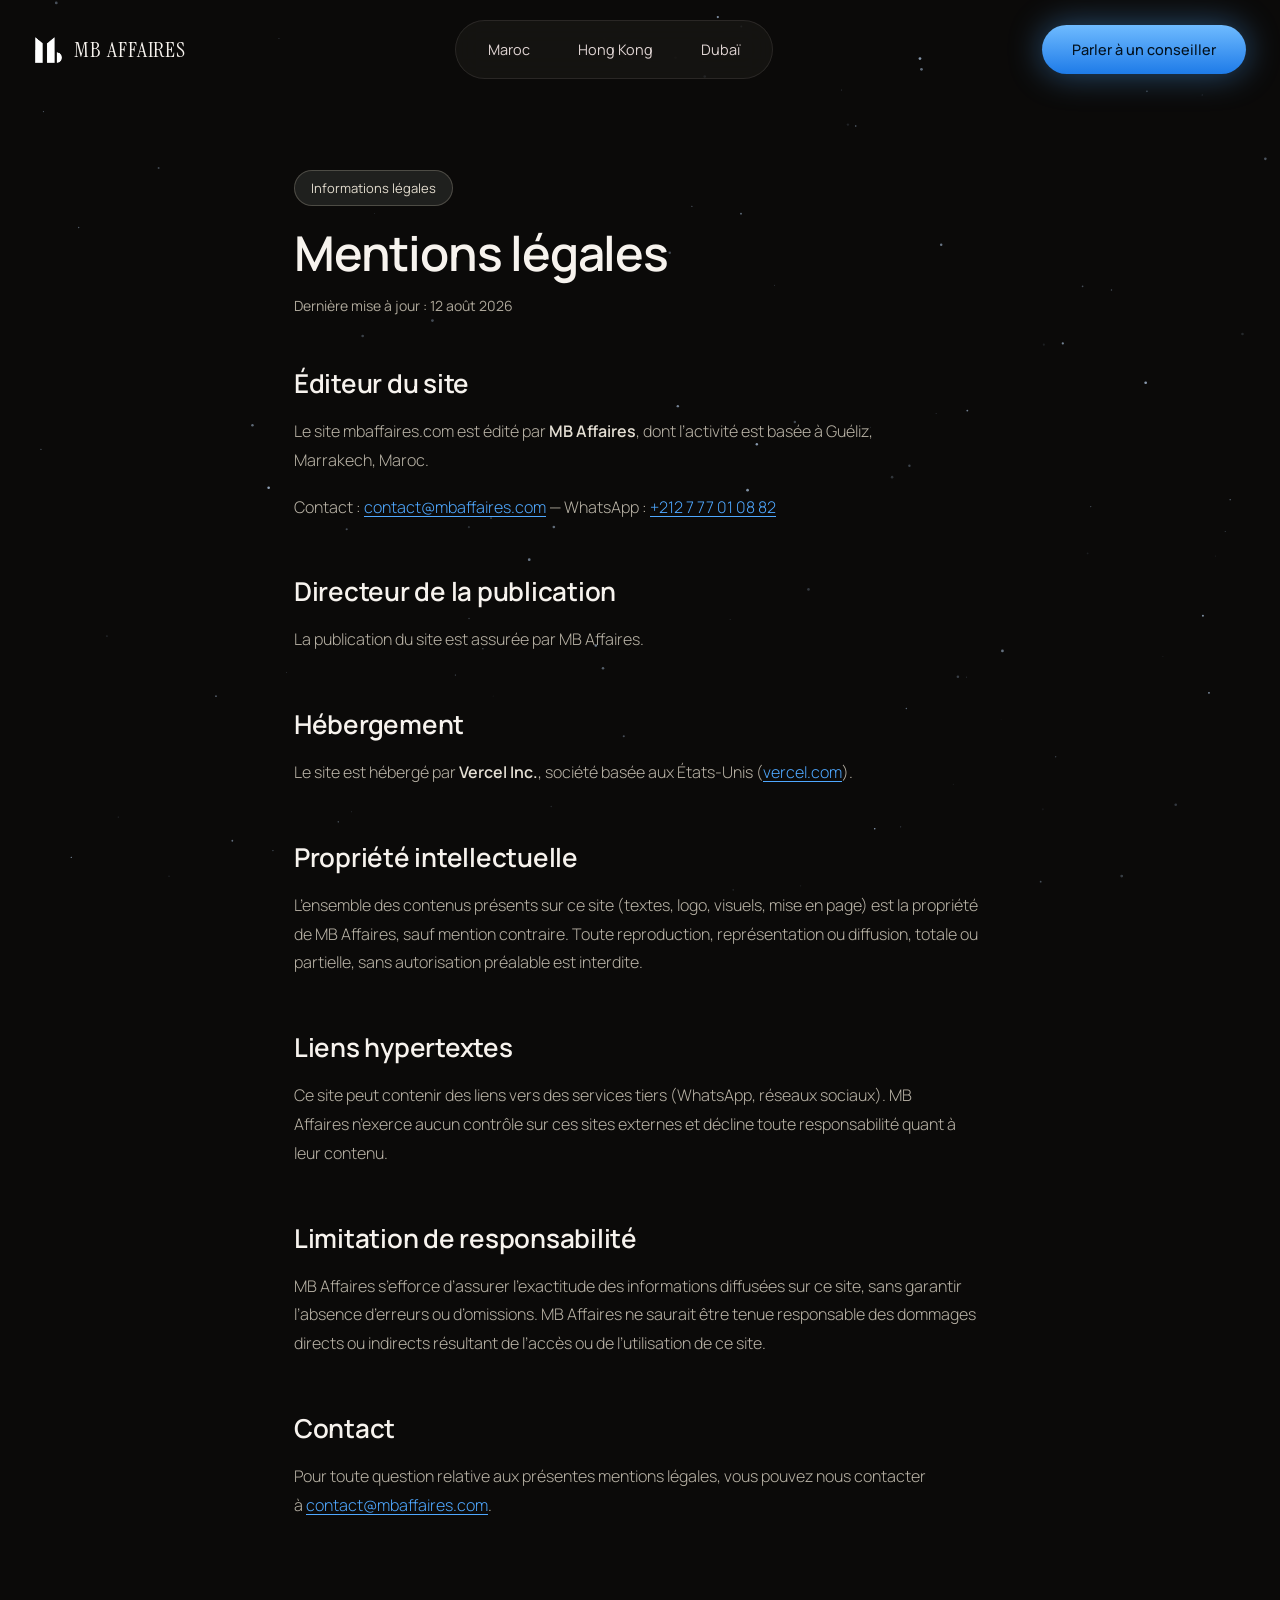
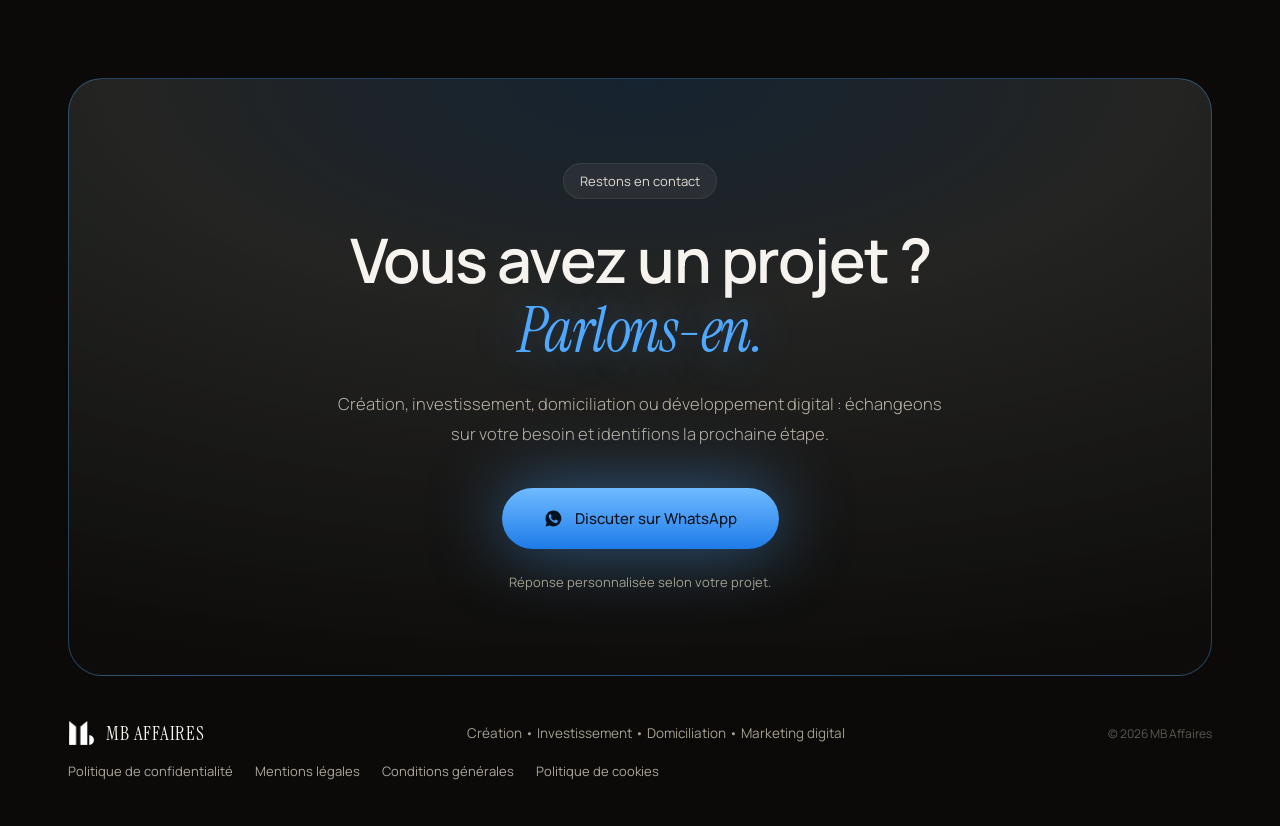
<file: mentions-legales/index.html>
<!DOCTYPE html>
<html lang="fr">
<head>
<meta charset="utf-8">
<meta name="viewport" content="width=device-width, initial-scale=1">
<title>Mentions légales | MB Affaires</title>
<meta name="description" content="Mentions légales du site MB Affaires : éditeur, hébergement, propriété intellectuelle et responsabilité.">
<link rel="icon" href="/assets/favicon.png">
<link rel="preconnect" href="https://fonts.googleapis.com">
<link rel="preconnect" href="https://fonts.gstatic.com" crossorigin>
<link href="https://fonts.googleapis.com/css2?family=Instrument+Serif:ital@0;1&family=Manrope:wght@300;400;500;600;700&display=swap" rel="stylesheet">
<link rel="stylesheet" href="/css/style.css">
<!-- Meta Pixel Code -->
<script>
!function(f,b,e,v,n,t,s)
{if(f.fbq)return;n=f.fbq=function(){n.callMethod?
n.callMethod.apply(n,arguments):n.queue.push(arguments)};
if(!f._fbq)f._fbq=n;n.push=n;n.loaded=!0;n.version='2.0';
n.queue=[];t=b.createElement(e);t.async=!0;
t.src=v;s=b.getElementsByTagName(e)[0];
s.parentNode.insertBefore(t,s)}(window, document,'script',
'https://connect.facebook.net/en_US/fbevents.js');
fbq('init', '1593886608929984');
fbq('track', 'PageView');
</script>
<noscript><img height="1" width="1" style="display:none"
src="https://www.facebook.com/tr?id=1593886608929984&ev=PageView&noscript=1"
/></noscript>
<!-- End Meta Pixel Code -->
<!-- Umami Analytics -->
<script defer src="https://backend-mb-affaires.vercel.app/script.js" data-website-id="721369be-13ec-4f88-8487-588a2d5a3856"></script>
</head>
<body>

<canvas id="mb-stars" aria-hidden="true"></canvas>

<header class="site-header">
  <div class="header-inner">
    <a href="/" class="brand">
      <img src="/assets/mb-logo-light.png" alt="MB Affaires">
      <span class="brand-name">MB AFFAIRES</span>
    </a>

    <nav class="nav-desktop">
      <a href="/landing/" class="nav-link">Maroc</a>
      <a href="/hk-360/" class="nav-link">Hong Kong</a>
      <a href="/dubai/" class="nav-link">Dubaï</a>
    </nav>

    <div class="header-actions">
      <a href="#" class="nav-cta" data-wa data-wa-msg="general" target="_blank" rel="noopener">Parler à un conseiller</a>
      <button class="mobile-toggle" data-mobile-toggle aria-expanded="false" aria-controls="mobile-menu" aria-label="Ouvrir le menu">
        <span></span>
        <span></span>
      </button>
    </div>
  </div>
</header>

<div class="mobile-menu" id="mobile-menu" data-mobile-menu>
  <div class="mobile-menu-header">
    <span class="brand-name">MB AFFAIRES</span>
    <button class="mobile-menu-close" data-mobile-close aria-label="Fermer le menu">×</button>
  </div>
  <div class="mobile-menu-body">
    <span class="mobile-menu-eyebrow">DESTINATIONS</span>
    <a href="/" class="mobile-link" data-mobile-close>Accueil</a>
    <a href="/landing/" class="mobile-link" data-mobile-close>Maroc</a>
    <a href="/hk-360/" class="mobile-link" data-mobile-close>Hong Kong</a>
    <a href="/dubai/" class="mobile-link" data-mobile-close>Dubaï</a>
    <div class="mobile-divider"></div>
    <a href="#" class="mobile-cta" data-wa data-wa-msg="general" target="_blank" rel="noopener">Parler à un conseiller</a>
  </div>
</div>

<section class="legal-hero" data-reveal>
  <span class="eyebrow-pill">Informations légales</span>
  <h2 class="section-title">Mentions légales</h2>
  <p class="legal-updated">Dernière mise à jour : 12 août 2026</p>
</section>

<section class="legal-content" data-reveal>
  <h2>Éditeur du site</h2>
  <p>Le site mbaffaires.com est édité par <strong>MB Affaires</strong>, dont l’activité est basée à Guéliz, Marrakech, Maroc.</p>
  <p>Contact : <a href="mailto:contact@mbaffaires.com">contact@mbaffaires.com</a> — WhatsApp : <a href="https://wa.me/212777010882" target="_blank" rel="noopener">+212 7 77 01 08 82</a></p>

  <h2>Directeur de la publication</h2>
  <p>La publication du site est assurée par MB Affaires.</p>

  <h2>Hébergement</h2>
  <p>Le site est hébergé par <strong>Vercel Inc.</strong>, société basée aux États-Unis (<a href="https://vercel.com" target="_blank" rel="noopener">vercel.com</a>).</p>

  <h2>Propriété intellectuelle</h2>
  <p>L’ensemble des contenus présents sur ce site (textes, logo, visuels, mise en page) est la propriété de MB Affaires, sauf mention contraire. Toute reproduction, représentation ou diffusion, totale ou partielle, sans autorisation préalable est interdite.</p>

  <h2>Liens hypertextes</h2>
  <p>Ce site peut contenir des liens vers des services tiers (WhatsApp, réseaux sociaux). MB Affaires n’exerce aucun contrôle sur ces sites externes et décline toute responsabilité quant à leur contenu.</p>

  <h2>Limitation de responsabilité</h2>
  <p>MB Affaires s’efforce d’assurer l’exactitude des informations diffusées sur ce site, sans garantir l’absence d’erreurs ou d’omissions. MB Affaires ne saurait être tenue responsable des dommages directs ou indirects résultant de l’accès ou de l’utilisation de ce site.</p>

  <h2>Contact</h2>
  <p>Pour toute question relative aux présentes mentions légales, vous pouvez nous contacter à <a href="mailto:contact@mbaffaires.com">contact@mbaffaires.com</a>.</p>
</section>

<footer class="site-footer">
  <div class="container">
    <div class="footer-glow-card" data-reveal>
      <span class="eyebrow-pill footer-eyebrow">Restons en contact</span>
      <h2 class="footer-title">Vous avez un projet ?<em>Parlons-en.</em></h2>
      <p class="footer-desc">Création, investissement, domiciliation ou développement digital : échangeons sur votre besoin et identifions la prochaine étape.</p>
      <div class="footer-cta-row">
        <a href="#" class="btn btn-glow" data-wa data-wa-msg="general" target="_blank" rel="noopener">
          <svg viewBox="0 0 24 24" width="19" height="19" fill="currentColor" aria-hidden="true"><path d="M12 2a10 10 0 0 0-8.6 15.1L2 22l5-1.3A10 10 0 1 0 12 2Zm5.6 14.2c-.2.7-1.2 1.3-1.9 1.4-.5.1-1.1.1-1.8-.1-.4-.1-1-.3-1.7-.6-3-1.3-4.9-4.3-5-4.5-.2-.2-1.2-1.6-1.2-3s.7-2.1 1-2.4c.2-.3.5-.4.7-.4h.5c.2 0 .4 0 .6.5l.8 2c.1.2.1.4 0 .5l-.3.5-.4.4c-.1.1-.3.3-.1.6.2.3.8 1.3 1.7 2.1 1.1 1 2 1.3 2.3 1.4.3.1.4.1.6-.1l.9-1c.2-.2.3-.2.6-.1l2 .9c.3.1.5.2.5.4.1.1.1.8-.1 1.5Z"/></svg>
          Discuter sur WhatsApp
        </a>
      </div>
      <p class="footer-note">Réponse personnalisée selon votre projet.</p>
    </div>

    <div class="footer-bottom-row">
      <div class="footer-brand">
        <img src="/assets/mb-logo-light.png" alt="MB Affaires">
        <span class="brand-name" style="font-size:19px;">MB AFFAIRES</span>
      </div>
      <p class="footer-tagline">Création • Investissement • Domiciliation • Marketing digital</p>
      <span class="footer-copy">© 2026 MB Affaires</span>
    </div>
    <div class="footer-policy-links">
      <a href="/confidentialite/">Politique de confidentialité</a>
      <a href="/mentions-legales/">Mentions légales</a>
      <a href="/conditions-generales/">Conditions générales</a>
      <a href="/cookies/">Politique de cookies</a>
    </div>
  </div>
</footer>

<a href="#" class="float-wa" data-wa data-wa-msg="general" target="_blank" rel="noopener" aria-label="Nous contacter sur WhatsApp" data-float-wa>
  <svg viewBox="0 0 24 24" width="22" height="22" aria-hidden="true"><path d="M12 2a10 10 0 0 0-8.6 15.1L2 22l5-1.3A10 10 0 1 0 12 2Zm5.6 14.2c-.2.7-1.2 1.3-1.9 1.4-.5.1-1.1.1-1.8-.1-.4-.1-1-.3-1.7-.6-3-1.3-4.9-4.3-5-4.5-.2-.2-1.2-1.6-1.2-3s.7-2.1 1-2.4c.2-.3.5-.4.7-.4h.5c.2 0 .4 0 .6.5l.8 2c.1.2.1.4 0 .5l-.3.5-.4.4c-.1.1-.3.3-.1.6.2.3.8 1.3 1.7 2.1 1.1 1 2 1.3 2.3 1.4.3.1.4.1.6-.1l.9-1c.2-.2.3-.2.6-.1l2 .9c.3.1.5.2.5.4.1.1.1.8-.1 1.5Z"/></svg>
</a>

<script src="/js/script.js"></script>
</body>
</html>
</file>
<file: css/style.css>
/* ==========================================================================
   MB Affaires v2 — Design tokens
   ========================================================================== */
:root {
  --bg: #0B0A09;
  --heading: #F7F3EE;
  --text: #DFD4D3;
  --text-muted: #B9B3A6;
  --text-muted-2: #ADA79A;
  --text-muted-3: #A49F8F;
  --chip-text: #E2DCCE;
  --chip-text-2: #E4DFD4;
  --dim: #5C584F;

  --accent: #4FA8FF;
  --accent-light: #6FBBFF;
  --accent-dark: #1E7BE8;
  --accent-hover: #A6D4FF;
  --on-accent: #03121F;

  --border: rgba(164, 159, 143, 0.2);
  --border-strong: rgba(164, 159, 143, 0.35);
  --border-soft: rgba(196, 190, 187, 0.12);
  --border-accent: rgba(79, 168, 255, 0.35);

  --card-top: rgba(117, 121, 118, 0.2);
  --card-bottom: rgba(16, 15, 13, 0.92);
  --chip-bg: rgba(117, 121, 118, 0.28);

  --serif: 'Instrument Serif', Georgia, serif;
  --sans: 'Manrope', system-ui, -apple-system, sans-serif;

  --container: 1400px;
  --gutter: clamp(20px, 3.4vw, 34px);
  --header-h: 76px;
}

/* ==========================================================================
   Reset & base
   ========================================================================== */
* { box-sizing: border-box; }

html, body { overflow-x: clip; }
html { scroll-behavior: smooth; }

@media (prefers-reduced-motion: reduce) {
  html { scroll-behavior: auto; }
  *, *::before, *::after {
    animation-duration: 0.01ms !important;
    animation-iteration-count: 1 !important;
    transition-duration: 0.01ms !important;
    scroll-behavior: auto !important;
  }
}

body {
  margin: 0;
  background: var(--bg);
  color: var(--text);
  font-family: var(--sans);
  -webkit-font-smoothing: antialiased;
}

img { max-width: 100%; display: block; }
a { color: inherit; text-decoration: none; }
button { font: inherit; }

:focus-visible {
  outline: 2px solid var(--accent);
  outline-offset: 3px;
}

.container {
  max-width: var(--container);
  margin: 0 auto;
  padding-left: var(--gutter);
  padding-right: var(--gutter);
}

.section {
  position: relative;
  z-index: 1;
  padding: 100px var(--gutter);
}
@media (max-width: 640px) {
  .section { padding: 72px var(--gutter); }
}

.eyebrow-pill {
  display: inline-block;
  padding: 8px 16px;
  border-radius: 999px;
  background: var(--card-top);
  border: 1px solid var(--border-strong);
  font-size: 13px;
  color: var(--chip-text);
}

.section-head { text-align: center; margin-bottom: 56px; }

.section-title {
  margin: 26px 0 0;
  font-size: clamp(36px, 4.6vw, 62px);
  line-height: 1.04;
  letter-spacing: -0.025em;
  font-weight: 600;
  color: var(--heading);
}
.section-title em {
  display: block;
  margin-top: 4px;
  font-family: var(--serif);
  font-style: italic;
  font-weight: 400;
  color: var(--accent);
  text-shadow: 0 0 50px rgba(79, 168, 255, 0.4);
}

.about-desc {
  margin: 28px 0 0;
  max-width: 520px;
  font-size: 16.5px;
  line-height: 1.8;
  font-weight: 300;
  color: var(--text-muted);
  text-wrap: pretty;
}

.services-desc {
  margin: 26px 0 0;
  max-width: 400px;
  font-size: 16px;
  line-height: 1.75;
  font-weight: 300;
  color: var(--text-muted);
}

/* ==========================================================================
   Buttons
   ========================================================================== */
.btn {
  display: inline-flex;
  align-items: center;
  gap: 12px;
  font-size: 15px;
  font-weight: 500;
  padding: 19px 40px;
  border-radius: 999px;
  border: none;
  cursor: pointer;
  transition: background 0.25s ease, color 0.25s ease, border-color 0.25s ease;
}

.btn-glow {
  background: linear-gradient(180deg, var(--accent-light), var(--accent-dark));
  color: var(--on-accent);
  box-shadow: 0 0 60px rgba(79, 168, 255, 0.45);
}
.btn-glow:hover { background: var(--accent-hover); }

.btn-outline {
  border: 1px solid rgba(196, 190, 187, 0.22);
  color: var(--text);
  background: transparent;
}
.btn-outline:hover { border-color: var(--accent); color: var(--accent); }

/* ==========================================================================
   Starfield canvas
   ========================================================================== */
#mb-stars {
  position: fixed;
  inset: 0;
  width: 100%;
  height: 100%;
  pointer-events: none;
  z-index: 0;
}

/* ==========================================================================
   Header
   ========================================================================== */
.site-header {
  position: fixed;
  top: 0; left: 0; right: 0;
  z-index: 60;
  padding: 20px var(--gutter);
}

.header-inner {
  max-width: var(--container);
  margin: 0 auto;
  display: flex;
  align-items: center;
  justify-content: space-between;
  gap: 24px;
}

.brand {
  display: flex;
  align-items: center;
  gap: 11px;
}
.brand img { height: 28px; width: auto; }
.brand-name {
  font-family: var(--serif);
  font-size: 22px;
  letter-spacing: 0.04em;
  color: var(--heading);
  white-space: nowrap;
}

.nav-desktop {
  display: none;
  align-items: center;
  gap: 8px;
  padding: 8px 12px;
  border-radius: 999px;
  background: rgba(30, 28, 24, 0.55);
  border: 1px solid var(--border-soft);
  backdrop-filter: blur(14px);
  -webkit-backdrop-filter: blur(14px);
}
@media (min-width: 1000px) {
  .nav-desktop { display: flex; }
}

.nav-link {
  font-size: 14.5px;
  padding: 11px 20px;
  border-radius: 999px;
  transition: background 0.2s ease;
}
.nav-link:hover { background: rgba(164, 159, 143, 0.16); }

.nav-cta {
  display: none;
  padding: 15px 30px;
  border-radius: 999px;
  font-size: 14.5px;
  font-weight: 500;
  color: var(--on-accent);
  background: linear-gradient(180deg, var(--accent-light), var(--accent-dark));
  box-shadow: 0 0 34px rgba(79, 168, 255, 0.45);
  transition: background 0.2s ease;
}
.nav-cta:hover { background: var(--accent-hover); }
@media (min-width: 1000px) {
  .nav-cta { display: inline-flex; align-items: center; }
}

.header-actions { display: flex; align-items: center; gap: 12px; }

.mobile-toggle {
  background: rgba(30, 28, 24, 0.6);
  border: 1px solid var(--border-soft);
  border-radius: 999px;
  color: var(--text);
  cursor: pointer;
  padding: 14px 16px;
  display: flex;
  flex-direction: column;
  gap: 5px;
}
@media (min-width: 1000px) {
  .mobile-toggle { display: none; }
}
.mobile-toggle span {
  display: block;
  width: 20px;
  height: 1.5px;
  background: var(--text);
}

/* ==========================================================================
   Mobile menu overlay
   ========================================================================== */
.mobile-menu {
  position: fixed;
  inset: 0;
  z-index: 70;
  background: var(--bg);
  color: var(--text);
  opacity: 0;
  pointer-events: none;
  transition: opacity 0.3s ease;
  overflow-y: auto;
}
.mobile-menu.open { opacity: 1; pointer-events: auto; }
@media (min-width: 1000px) {
  .mobile-menu { display: none; }
}

.mobile-menu-header {
  height: var(--header-h);
  display: flex;
  align-items: center;
  justify-content: space-between;
  padding: 0 26px;
}

.mobile-menu-close {
  background: none;
  border: 0;
  color: var(--text);
  font-size: 28px;
  cursor: pointer;
  line-height: 1;
  padding: 4px 8px;
}

.mobile-menu-body {
  padding: 34px 26px;
  display: flex;
  flex-direction: column;
  gap: 22px;
}

.mobile-menu-eyebrow { font-size: 10px; letter-spacing: 0.2em; color: var(--text-muted-3); }

.mobile-link {
  font-family: var(--serif);
  font-size: 27px;
}

.mobile-divider {
  height: 1px;
  background: rgba(196, 190, 187, 0.14);
  margin: 6px 0;
}

.mobile-sub-link {
  font-size: 14px;
  color: var(--accent);
}

.mobile-cta {
  margin-top: 12px;
  text-align: center;
  background: linear-gradient(180deg, var(--accent-light), var(--accent-dark));
  color: var(--on-accent);
  padding: 18px;
  border-radius: 999px;
  font-size: 14.5px;
  font-weight: 500;
}

/* ==========================================================================
   Hero
   ========================================================================== */
.hero {
  position: relative;
  z-index: 1;
  padding: 176px var(--gutter) 90px;
  text-align: center;
}

.hero-glow {
  position: absolute;
  top: -120px;
  left: 50%;
  transform: translateX(-50%);
  width: 900px;
  height: 600px;
  max-width: 180vw;
  pointer-events: none;
  background: radial-gradient(50% 50% at 50% 50%, rgba(79, 168, 255, 0.2) 0%, rgba(164, 159, 143, 0.1) 42%, rgba(11, 10, 9, 0) 72%);
  animation: mbBreathe 7s ease-in-out infinite;
}

.hero-inner {
  position: relative;
  max-width: 1000px;
  margin: 0 auto;
}

.hero-badge {
  display: inline-flex;
  align-items: center;
  gap: 9px;
  padding: 9px 18px;
  border-radius: 999px;
  background: rgba(117, 121, 118, 0.22);
  border: 1px solid var(--border-strong);
  font-size: 13px;
  color: var(--chip-text);
}
.hero-badge .dot {
  width: 6px;
  height: 6px;
  border-radius: 50%;
  background: var(--accent);
  display: block;
  box-shadow: 0 0 12px rgba(79, 168, 255, 0.9);
}

.hero-title {
  margin: 30px 0 0;
  font-size: clamp(46px, 7.4vw, 104px);
  line-height: 1.02;
  letter-spacing: -0.03em;
  font-weight: 600;
  color: var(--heading);
  text-wrap: balance;
}
.hero-title em {
  display: block;
  margin-top: 6px;
  font-family: var(--serif);
  font-style: italic;
  font-weight: 400;
  letter-spacing: -0.01em;
  color: var(--accent);
  text-shadow: 0 0 60px rgba(79, 168, 255, 0.45);
}

.hero-desc {
  margin: 34px auto 0;
  max-width: 620px;
  font-size: 17px;
  line-height: 1.75;
  font-weight: 300;
  color: var(--text-muted);
  text-wrap: pretty;
}

.hero-actions {
  margin-top: 42px;
  display: flex;
  justify-content: center;
  gap: 14px;
  flex-wrap: wrap;
}

.stat-cards {
  max-width: var(--container);
  margin: 88px auto 0;
  display: grid;
  grid-template-columns: repeat(4, 1fr);
  gap: 18px;
}
@media (max-width: 999px) {
  .stat-cards { grid-template-columns: repeat(2, 1fr); }
}
@media (max-width: 480px) {
  .stat-cards { grid-template-columns: 1fr; }
}

.stat-card {
  border-radius: 22px;
  background: linear-gradient(180deg, var(--card-top), var(--card-bottom));
  border: 1px solid var(--border);
  padding: 34px 24px;
  animation: mbFloat 6s ease-in-out infinite;
}
.stat-card:nth-child(2) { animation-duration: 6.6s; animation-delay: 0.4s; }
.stat-card:nth-child(3) { animation-duration: 7.2s; animation-delay: 0.8s; }
.stat-card:nth-child(4) { animation-duration: 7.8s; animation-delay: 1.2s; }

.stat-value { font-size: 38px; font-weight: 600; letter-spacing: -0.02em; color: var(--heading); }
.stat-label { margin: 10px 0 0; font-size: 13.5px; color: var(--text-muted-2); }

/* ==========================================================================
   About section
   ========================================================================== */
.about-grid {
  display: grid;
  grid-template-columns: 1fr 1fr;
  gap: 70px;
  align-items: center;
}
@media (max-width: 999px) {
  .about-grid { grid-template-columns: 1fr; }
}

.about-cta { margin-top: 36px; }

.about-cards {
  display: grid;
  grid-template-columns: 1fr 1fr;
  gap: 18px;
}

.glass-card {
  border-radius: 22px;
  background: linear-gradient(180deg, var(--card-top), var(--card-bottom));
  border: 1px solid var(--border);
  padding: 26px;
}

.chart-card p { margin: 0 0 22px; font-size: 14px; color: var(--chip-text); }
.chart-bars {
  display: flex;
  align-items: flex-end;
  gap: 10px;
  height: 110px;
}
.chart-bars .bar {
  flex: 1;
  border-radius: 6px;
  background: rgba(196, 190, 187, 0.18);
  transform-origin: bottom;
  animation: mbBar 3.4s ease-in-out infinite;
}
.chart-bars .bar:nth-child(1) { height: 44%; }
.chart-bars .bar:nth-child(2) { height: 66%; background: rgba(196, 190, 187, 0.22); animation-delay: 0.25s; }
.chart-bars .bar:nth-child(3) { height: 34%; background: rgba(196, 190, 187, 0.16); animation-delay: 0.5s; }
.chart-bars .bar:nth-child(4) { height: 58%; background: rgba(196, 190, 187, 0.2); animation-delay: 0.75s; }
.chart-bars .bar:nth-child(5) {
  height: 100%;
  background: linear-gradient(180deg, var(--accent-light), var(--accent-dark));
  box-shadow: 0 0 24px rgba(79, 168, 255, 0.5);
  animation-delay: 1s;
}

.stat-highlight-card {
  display: flex;
  flex-direction: column;
  justify-content: center;
  gap: 14px;
  text-align: center;
}
.stat-highlight-value { font-family: var(--serif); font-size: 44px; line-height: 1; color: var(--heading); }
.stat-highlight-label { margin: 0; font-size: 14px; color: var(--text-muted-2); }

.wide-card {
  grid-column: 1 / -1;
  display: flex;
  align-items: center;
  gap: 22px;
  padding: 30px;
}
.icon-circle {
  width: 56px;
  height: 56px;
  flex: none;
  border-radius: 50%;
  background: linear-gradient(160deg, var(--text-muted-3), #757976);
  border: 1px solid var(--border-accent);
  box-shadow: 0 0 26px rgba(164, 159, 143, 0.4);
  display: flex;
  align-items: center;
  justify-content: center;
  font-size: 20px;
  color: #12110E;
}
.icon-circle.nudge { animation: mbNudge 2.6s ease-in-out infinite; }
.wide-card p { margin: 0; font-size: 15px; line-height: 1.6; color: var(--chip-text); }

/* ==========================================================================
   Destinations
   ========================================================================== */
.destinations-grid {
  display: grid;
  grid-template-columns: repeat(3, 1fr);
  gap: 20px;
  margin-top: 44px;
}
@media (max-width: 900px) {
  .destinations-grid { grid-template-columns: 1fr; }
}

.destination-card {
  position: relative;
  display: block;
  padding: 36px 32px;
  border-radius: 26px;
  background: linear-gradient(180deg, var(--card-top), var(--card-bottom));
  border: 1px solid var(--border);
  transition: transform 0.3s cubic-bezier(0.22, 0.7, 0.3, 1), border-color 0.3s ease, box-shadow 0.3s ease;
}
.destination-card:hover {
  transform: translateY(-6px);
  border-color: var(--border-accent);
  box-shadow: 0 24px 60px rgba(0, 0, 0, 0.5);
}

.destination-code {
  display: inline-flex;
  align-items: center;
  justify-content: center;
  width: 52px;
  height: 52px;
  border-radius: 50%;
  background: linear-gradient(160deg, var(--accent-light), var(--accent-dark));
  box-shadow: 0 0 26px rgba(79, 168, 255, 0.45);
  font-family: var(--serif);
  font-size: 16px;
  letter-spacing: 0.02em;
  color: var(--on-accent);
}

.destination-card h3 { margin: 22px 0 0; font-size: 26px; font-weight: 600; color: var(--heading); }
.destination-card p { margin: 12px 0 0; font-size: 15px; line-height: 1.7; font-weight: 300; color: var(--text-muted); }

.destination-link {
  margin-top: 22px;
  display: inline-flex;
  align-items: center;
  gap: 10px;
  font-size: 14px;
  color: var(--accent);
  transition: gap 0.2s ease, color 0.2s ease;
}
.destination-link span { font-size: 15px; }
.destination-card:hover .destination-link { gap: 16px; color: var(--accent-hover); }

.destination-badge {
  position: absolute;
  top: 28px;
  right: 28px;
  padding: 6px 12px;
  border-radius: 999px;
  background: var(--chip-bg);
  border: 1px solid var(--border-strong);
  font-size: 11px;
  letter-spacing: 0.08em;
  color: var(--chip-text-2);
}

/* ==========================================================================
   Footer
   ========================================================================== */
.site-footer {
  position: relative;
  z-index: 1;
  padding: 40px var(--gutter) 46px;
}

.footer-eyebrow {
  background: rgba(196, 190, 187, 0.08);
  border-color: rgba(196, 190, 187, 0.1);
}

.footer-glow-card {
  border-radius: 34px;
  background: radial-gradient(120% 100% at 50% 0%, rgba(79, 168, 255, 0.16) 0%, rgba(117, 121, 118, 0.24) 38%, rgba(14, 13, 11, 0.96) 100%);
  border: 1px solid var(--border-accent);
  padding: 84px 40px;
  text-align: center;
}
@media (max-width: 640px) {
  .footer-glow-card { padding: 56px 24px; }
}

.footer-title {
  margin: 28px auto 0;
  max-width: 820px;
  font-size: clamp(34px, 4.8vw, 64px);
  line-height: 1.06;
  letter-spacing: -0.025em;
  font-weight: 600;
  color: var(--heading);
  text-wrap: balance;
}
.footer-title em {
  display: block;
  margin-top: 6px;
  font-family: var(--serif);
  font-style: italic;
  font-weight: 400;
  color: var(--accent);
  text-shadow: 0 0 50px rgba(79, 168, 255, 0.4);
}

.footer-desc {
  margin: 26px auto 0;
  max-width: 620px;
  font-size: 16.5px;
  line-height: 1.8;
  font-weight: 300;
  color: var(--text-muted);
  text-wrap: pretty;
}

.footer-cta-row { margin-top: 40px; display: flex; justify-content: center; }
.footer-cta-row .btn { padding: 20px 42px; box-shadow: 0 0 70px rgba(79, 168, 255, 0.5); }

.footer-note { margin: 24px 0 0; font-size: 13px; color: var(--text-muted-3); }

.footer-bottom-row {
  max-width: var(--container);
  margin: 44px auto 0;
  display: flex;
  flex-wrap: wrap;
  gap: 26px;
  align-items: center;
  justify-content: space-between;
}
.footer-brand { display: flex; align-items: center; gap: 11px; }
.footer-brand img { height: 26px; width: auto; }
.footer-tagline { margin: 0; font-size: 13.5px; color: var(--text-muted-3); }
.footer-copy { font-size: 12px; color: var(--dim); }

/* ==========================================================================
   Floating WhatsApp button
   ========================================================================== */
.float-wa {
  position: fixed;
  right: 24px;
  bottom: 24px;
  z-index: 50;
  width: 54px;
  height: 54px;
  border-radius: 50%;
  background: #1C1A16;
  border: 1px solid rgba(164, 159, 143, 0.5);
  display: flex;
  align-items: center;
  justify-content: center;
  opacity: 0;
  transform: translateY(10px);
  pointer-events: none;
  transition: opacity 0.35s ease, transform 0.35s ease, background 0.25s ease;
}
.float-wa.visible { opacity: 1; transform: translateY(0); pointer-events: auto; }
.float-wa:hover { background: var(--accent-hover); }
.float-wa svg { fill: var(--text); }

@media (max-width: 480px) {
  .float-wa { right: 16px; bottom: 16px; width: 48px; height: 48px; }
}

/* ==========================================================================
   Legal pages
   ========================================================================== */
.legal-hero {
  padding: 170px var(--gutter) 30px;
  max-width: 760px;
  margin: 0 auto;
}
.legal-hero .section-title { margin-top: 22px; font-size: clamp(32px, 4vw, 48px); }
.legal-updated {
  margin: 18px 0 0;
  font-size: 14px;
  color: var(--text-muted-2);
}
@media (max-width: 640px) {
  .legal-hero { padding-top: 132px; }
}

.legal-content {
  max-width: 760px;
  margin: 0 auto;
  padding: 20px var(--gutter) 100px;
}
.legal-content h2 {
  margin: 52px 0 16px;
  font-size: clamp(21px, 2.4vw, 26px);
  font-weight: 600;
  letter-spacing: -0.01em;
  color: var(--heading);
}
.legal-content h2:first-of-type { margin-top: 0; }
.legal-content p {
  margin: 0 0 18px;
  font-size: 16px;
  line-height: 1.8;
  font-weight: 300;
  color: var(--text-muted);
  text-wrap: pretty;
}
.legal-content ul {
  margin: 0 0 18px;
  padding-left: 20px;
  color: var(--text-muted);
  font-size: 16px;
  line-height: 1.8;
  font-weight: 300;
}
.legal-content li { margin-bottom: 8px; }
.legal-content a { color: var(--accent); text-decoration: underline; text-underline-offset: 3px; }
.legal-content a:hover { color: var(--accent-hover); }
.legal-content strong { color: var(--chip-text-2); font-weight: 600; }

.footer-policy-links {
  display: flex;
  flex-wrap: wrap;
  gap: 8px 22px;
  margin-top: 16px;
}
.footer-policy-links a {
  font-size: 13px;
  color: var(--text-muted-2);
}
.footer-policy-links a:hover { color: var(--accent); }

/* ==========================================================================
   Scroll reveal & keyframe animations
   ========================================================================== */
[data-reveal] { opacity: 0; }
[data-reveal].revealed {
  animation: mbFade 0.85s cubic-bezier(0.22, 0.7, 0.3, 1) both;
}
@media (prefers-reduced-motion: reduce) {
  [data-reveal] { opacity: 1; animation: none; }
}

@keyframes mbFade { from { opacity: 0; transform: translateY(20px); } to { opacity: 1; transform: none; } }
@keyframes mbFloat { 0%, 100% { transform: translateY(0); } 50% { transform: translateY(-10px); } }
@keyframes mbBreathe { 0%, 100% { opacity: 0.5; } 50% { opacity: 1; } }
@keyframes mbBar { 0%, 100% { transform: scaleY(1); } 50% { transform: scaleY(0.82); } }
@keyframes mbNudge { 0%, 100% { transform: translateX(0); } 50% { transform: translateX(6px); } }

@media (prefers-reduced-motion: reduce) {
  .hero-glow, .stat-card, .chart-bars .bar, .icon-circle.nudge, .pulse-icon { animation: none !important; }
}
</file>
<file: investissement/css/style.css>
/* ==========================================================================
   MRE 360 Landing — Design tokens
   ========================================================================== */
:root {
  --bg: #0B0A09;
  --heading: #F7F3EE;
  --text: #DFD4D3;
  --text-muted: #B9B3A6;
  --text-muted-2: #ADA79A;
  --text-muted-3: #A49F8F;
  --chip-text: #E2DCCE;
  --chip-text-2: #E4DFD4;
  --dim: #5C584F;

  --accent: #4FA8FF;
  --accent-light: #6FBBFF;
  --accent-dark: #1E7BE8;
  --accent-hover: #A6D4FF;
  --on-accent: #03121F;

  --border: rgba(164, 159, 143, 0.2);
  --border-strong: rgba(164, 159, 143, 0.35);
  --border-soft: rgba(196, 190, 187, 0.12);
  --border-accent: rgba(79, 168, 255, 0.35);

  --card-top: rgba(117, 121, 118, 0.2);
  --card-bottom: rgba(16, 15, 13, 0.92);
  --chip-bg: rgba(117, 121, 118, 0.28);

  --serif: 'Instrument Serif', Georgia, serif;
  --sans: 'Manrope', system-ui, -apple-system, sans-serif;

  --container: 1400px;
  --gutter: clamp(20px, 3.4vw, 34px);
  --header-h: 76px;
}

/* ==========================================================================
   Reset & base
   ========================================================================== */
* { box-sizing: border-box; }

html, body { overflow-x: clip; }
html { scroll-behavior: smooth; }

@media (prefers-reduced-motion: reduce) {
  html { scroll-behavior: auto; }
  *, *::before, *::after {
    animation-duration: 0.01ms !important;
    animation-iteration-count: 1 !important;
    transition-duration: 0.01ms !important;
    scroll-behavior: auto !important;
  }
}

body {
  margin: 0;
  background: var(--bg);
  color: var(--text);
  font-family: var(--sans);
  -webkit-font-smoothing: antialiased;
}

img { max-width: 100%; display: block; }
a { color: inherit; text-decoration: none; }
button { font: inherit; }

:focus-visible {
  outline: 2px solid var(--accent);
  outline-offset: 3px;
}

.container {
  max-width: var(--container);
  margin: 0 auto;
  padding-left: var(--gutter);
  padding-right: var(--gutter);
}

.section {
  position: relative;
  z-index: 1;
  padding: 90px var(--gutter);
}
@media (max-width: 640px) {
  .section { padding: 64px var(--gutter); }
}

.eyebrow-pill {
  display: inline-block;
  padding: 8px 16px;
  border-radius: 999px;
  background: var(--card-top);
  border: 1px solid var(--border-strong);
  font-size: 13px;
  color: var(--chip-text);
}

.section-head { text-align: center; margin-bottom: 50px; }

.section-title {
  margin: 26px 0 0;
  font-size: clamp(32px, 4.4vw, 58px);
  line-height: 1.05;
  letter-spacing: -0.025em;
  font-weight: 600;
  color: var(--heading);
}
.section-title em {
  display: block;
  margin-top: 6px;
  font-family: var(--serif);
  font-style: italic;
  font-weight: 400;
  color: var(--accent);
  text-shadow: 0 0 50px rgba(79, 168, 255, 0.4);
}

.lead-desc {
  margin: 24px auto 0;
  max-width: 640px;
  font-size: 16.5px;
  line-height: 1.8;
  font-weight: 300;
  color: var(--text-muted);
  text-wrap: pretty;
}

/* ==========================================================================
   Buttons
   ========================================================================== */
.btn {
  display: inline-flex;
  align-items: center;
  gap: 12px;
  font-size: 15px;
  font-weight: 500;
  padding: 19px 38px;
  border-radius: 999px;
  border: none;
  cursor: pointer;
  transition: transform 0.3s cubic-bezier(0.22, 0.7, 0.3, 1), box-shadow 0.3s ease, background 0.25s ease, color 0.25s ease, border-color 0.25s ease;
}

.btn-glow {
  background: linear-gradient(180deg, var(--accent-light), var(--accent-dark));
  color: var(--on-accent);
  box-shadow: 0 0 50px rgba(79, 168, 255, 0.45);
}
.btn-glow:hover { transform: translateY(-3px); box-shadow: 0 0 70px rgba(79, 168, 255, 0.75); }

.btn-outline {
  border: 1px solid rgba(196, 190, 187, 0.22);
  color: var(--text);
  background: transparent;
}
.btn-outline:hover { border-color: var(--accent); color: var(--accent); transform: translateY(-3px); }

.btn .nudge { animation: mbNudge 2.6s ease-in-out infinite; }

/* ==========================================================================
   Starfield canvas
   ========================================================================== */
#mb-stars {
  position: fixed;
  inset: 0;
  width: 100%;
  height: 100%;
  pointer-events: none;
  z-index: 0;
}

/* ==========================================================================
   Header
   ========================================================================== */
.site-header {
  position: fixed;
  top: 0; left: 0; right: 0;
  z-index: 60;
  padding: 20px var(--gutter);
}

.header-inner {
  max-width: var(--container);
  margin: 0 auto;
  display: flex;
  align-items: center;
  justify-content: space-between;
  gap: 24px;
}

.brand {
  display: flex;
  align-items: center;
  gap: 11px;
}
.brand img { height: 28px; width: auto; }
.brand-name {
  font-family: var(--serif);
  font-size: 22px;
  letter-spacing: 0.04em;
  color: var(--heading);
  white-space: nowrap;
}

.nav-desktop {
  display: none;
  align-items: center;
  gap: 6px;
  padding: 8px 12px;
  border-radius: 999px;
  background: rgba(30, 28, 24, 0.55);
  border: 1px solid var(--border-soft);
  backdrop-filter: blur(14px);
  -webkit-backdrop-filter: blur(14px);
}
@media (min-width: 1000px) {
  .nav-desktop { display: flex; }
}

.nav-link {
  font-size: 14.5px;
  padding: 11px 18px;
  border-radius: 999px;
  transition: background 0.25s ease;
}
.nav-link:hover { background: rgba(79, 168, 255, 0.16); }

.nav-cta {
  display: none;
  padding: 15px 30px;
  border-radius: 999px;
  font-size: 14.5px;
  font-weight: 500;
  color: var(--on-accent);
  background: linear-gradient(180deg, var(--accent-light), var(--accent-dark));
  box-shadow: 0 0 34px rgba(79, 168, 255, 0.45);
  transition: transform 0.3s cubic-bezier(0.22, 0.7, 0.3, 1), box-shadow 0.3s ease;
}
.nav-cta:hover { transform: translateY(-2px); box-shadow: 0 0 54px rgba(79, 168, 255, 0.7); }
@media (min-width: 1000px) {
  .nav-cta { display: inline-flex; align-items: center; }
}

.header-actions { display: flex; align-items: center; gap: 12px; }

.mobile-toggle {
  background: rgba(30, 28, 24, 0.6);
  border: 1px solid var(--border-soft);
  border-radius: 999px;
  color: var(--text);
  cursor: pointer;
  padding: 14px 16px;
  display: flex;
  flex-direction: column;
  gap: 5px;
}
@media (min-width: 1000px) {
  .mobile-toggle { display: none; }
}
.mobile-toggle span {
  display: block;
  width: 20px;
  height: 1.5px;
  background: var(--text);
}

/* ==========================================================================
   Mobile menu overlay
   ========================================================================== */
.mobile-menu {
  position: fixed;
  inset: 0;
  z-index: 70;
  background: var(--bg);
  color: var(--text);
  opacity: 0;
  pointer-events: none;
  transition: opacity 0.3s ease;
  overflow-y: auto;
}
.mobile-menu.open { opacity: 1; pointer-events: auto; }
@media (min-width: 1000px) {
  .mobile-menu { display: none; }
}

.mobile-menu-header {
  height: var(--header-h);
  display: flex;
  align-items: center;
  justify-content: space-between;
  padding: 0 26px;
}

.mobile-menu-close {
  background: none;
  border: 0;
  color: var(--text);
  font-size: 28px;
  cursor: pointer;
  line-height: 1;
  padding: 4px 8px;
}

.mobile-menu-body {
  padding: 34px 26px;
  display: flex;
  flex-direction: column;
  gap: 22px;
}

.mobile-menu-eyebrow { font-size: 10px; letter-spacing: 0.2em; color: var(--text-muted-3); }

.mobile-link {
  font-family: var(--serif);
  font-size: 27px;
}

.mobile-cta {
  margin-top: 12px;
  text-align: center;
  background: linear-gradient(180deg, var(--accent-light), var(--accent-dark));
  color: var(--on-accent);
  padding: 18px;
  border-radius: 999px;
  font-size: 14.5px;
  font-weight: 500;
}

/* ==========================================================================
   Hero
   ========================================================================== */
.hero {
  position: relative;
  z-index: 1;
  padding: 170px var(--gutter) 80px;
}

.hero-glow {
  position: absolute;
  top: -140px;
  left: 50%;
  transform: translateX(-50%);
  width: 1000px;
  height: 640px;
  max-width: 100vw;
  pointer-events: none;
  background: radial-gradient(50% 50% at 50% 50%, rgba(79, 168, 255, 0.2) 0%, rgba(164, 159, 143, 0.1) 42%, rgba(11, 10, 9, 0) 72%);
  animation: mbBreathe 7s ease-in-out infinite;
}

.hero-grid {
  position: relative;
  max-width: var(--container);
  margin: 0 auto;
  display: grid;
  grid-template-columns: 1.1fr 0.9fr;
  gap: 60px;
  align-items: center;
}
@media (max-width: 999px) {
  .hero-grid { grid-template-columns: 1fr; }
}

.hero-badge {
  display: inline-flex;
  align-items: center;
  gap: 9px;
  padding: 9px 18px;
  border-radius: 999px;
  background: rgba(117, 121, 118, 0.22);
  border: 1px solid var(--border-strong);
  font-size: 13px;
  color: var(--chip-text);
}
.hero-badge .dot {
  width: 6px;
  height: 6px;
  border-radius: 50%;
  background: var(--accent);
  display: block;
  box-shadow: 0 0 12px rgba(79, 168, 255, 0.9);
}

.hero-title {
  margin: 30px 0 0;
  font-size: clamp(40px, 5.4vw, 76px);
  line-height: 1.04;
  letter-spacing: -0.03em;
  font-weight: 600;
  color: var(--heading);
  text-wrap: balance;
}
.hero-title em {
  display: block;
  margin-top: 8px;
  font-family: var(--serif);
  font-style: italic;
  font-weight: 400;
  letter-spacing: -0.01em;
  color: var(--accent);
  text-shadow: 0 0 60px rgba(79, 168, 255, 0.45);
}

.hero-desc {
  margin: 30px 0 0;
  max-width: 600px;
  font-size: 17px;
  line-height: 1.75;
  font-weight: 300;
  color: var(--text-muted);
  text-wrap: pretty;
}

.hero-kicker {
  margin: 22px 0 0;
  font-size: 12px;
  letter-spacing: 0.18em;
  color: var(--text-muted-3);
}

.hero-actions {
  margin-top: 36px;
  display: flex;
  gap: 14px;
  flex-wrap: wrap;
}

/* ==========================================================================
   Pricing card (hero + tarif)
   ========================================================================== */
.pricing-card {
  border-radius: 28px;
  background: radial-gradient(120% 100% at 50% 0%, rgba(79, 168, 255, 0.16) 0%, rgba(117, 121, 118, 0.24) 38%, rgba(14, 13, 11, 0.96) 100%);
  border: 1px solid var(--border-accent);
  padding: 38px 34px;
  animation: mbFloat 8s ease-in-out infinite;
}

.pricing-card-head {
  display: flex;
  align-items: baseline;
  justify-content: space-between;
  gap: 16px;
}
.pricing-card-head span:first-child { font-size: 11px; letter-spacing: 0.18em; color: var(--accent); }
.pricing-card-head .price { font-size: 44px; font-weight: 600; letter-spacing: -0.02em; color: var(--heading); }

.pricing-card-rule { height: 1px; background: rgba(164, 159, 143, 0.28); margin: 26px 0; }

.pricing-card-list {
  display: flex;
  flex-direction: column;
  gap: 14px;
  font-size: 14.5px;
  color: var(--chip-text);
}
.pricing-card-list span { display: flex; gap: 12px; }
.pricing-card-list span::before { content: "✓"; color: var(--accent); }

.pricing-card-tagline {
  margin: 26px 0 0;
  font-family: var(--serif);
  font-style: italic;
  font-size: 19px;
  color: var(--heading);
}

.pricing-card .btn { margin-top: 30px; width: 100%; justify-content: center; }

/* ==========================================================================
   Marquee bands (taglines + cities)
   ========================================================================== */
.marquee-band {
  position: relative;
  z-index: 1;
  overflow: hidden;
}
.marquee-band-tight { padding: 10px 0 30px; }
.marquee-band-cities { margin-top: 48px; }

.marquee-track {
  display: flex;
  width: max-content;
  animation: mbMarqueeX 34s linear infinite;
}
.marquee-track-reverse { animation-direction: reverse; animation-duration: 44s; }
.marquee-track-slow { animation-duration: 60s; }
.marquee-track:hover { animation-play-state: paused; }
@media (prefers-reduced-motion: reduce) {
  .marquee-track { animation: none; }
}

.marquee-set {
  display: flex;
  gap: 38px;
  padding-right: 38px;
  align-items: center;
  white-space: nowrap;
}
.marquee-set .quote { font-family: var(--serif); font-style: italic; font-size: 22px; color: var(--chip-text); }
.marquee-set .sep { width: 5px; height: 5px; border-radius: 50%; background: var(--accent); display: block; flex: none; box-shadow: 0 0 10px rgba(79, 168, 255, 0.9); }
.marquee-set .city { font-size: 14px; letter-spacing: 0.22em; color: var(--text-muted-3); }

@keyframes mbMarqueeX {
  from { transform: translateX(0); }
  to { transform: translateX(-50%); }
}

/* ==========================================================================
   Generic glow card (banners, quotes)
   ========================================================================== */
.glow-card {
  border-radius: 34px;
  background: radial-gradient(120% 100% at 50% 0%, rgba(79, 168, 255, 0.16) 0%, rgba(117, 121, 118, 0.24) 38%, rgba(14, 13, 11, 0.96) 100%);
  border: 1px solid var(--border-accent);
  padding: 72px 40px;
  text-align: center;
}
@media (max-width: 640px) {
  .glow-card { padding: 48px 24px; }
}
.glow-card .section-title { margin: 26px auto 0; max-width: 900px; }

/* ==========================================================================
   Two-column sticky content sections
   ========================================================================== */
.split-sticky {
  display: grid;
  grid-template-columns: 1fr 1fr;
  gap: 70px;
  align-items: start;
}
.split-sticky.narrow-left { grid-template-columns: 0.9fr 1.1fr; }
@media (max-width: 999px) {
  .split-sticky, .split-sticky.narrow-left { grid-template-columns: 1fr; }
}

.split-sticky-head { position: sticky; top: 120px; }
@media (max-width: 999px) {
  .split-sticky-head { position: static; }
}
.split-sticky-head .section-title { margin-top: 26px; text-align: left; }
.split-sticky-head .lead-desc { margin-left: 0; text-align: left; }

/* ==========================================================================
   Pain point list
   ========================================================================== */
.pain-list {
  display: flex;
  flex-direction: column;
  gap: 12px;
}
.pain-item {
  border-radius: 18px;
  background: linear-gradient(180deg, rgba(117, 121, 118, 0.18), rgba(16, 15, 13, 0.93));
  border: 1px solid var(--border);
  padding: 22px 26px;
  font-size: 15px;
  color: var(--chip-text);
  transition: transform 0.3s cubic-bezier(0.22, 0.7, 0.3, 1), border-color 0.3s ease;
}
.pain-item:hover { transform: translateX(8px); border-color: rgba(79, 168, 255, 0.5); }
.pain-item.highlight {
  background: linear-gradient(180deg, rgba(79, 168, 255, 0.14), rgba(16, 15, 13, 0.93));
  border-color: rgba(79, 168, 255, 0.3);
  color: var(--heading);
}

/* ==========================================================================
   Glass card checklist (repositioning / offer)
   ========================================================================== */
.glass-card {
  border-radius: 28px;
  background: linear-gradient(180deg, var(--card-top), var(--card-bottom));
  border: 1px solid var(--border);
  padding: 38px 34px;
}
.glass-card-label { font-size: 11px; letter-spacing: 0.18em; color: var(--text-muted-3); }
.check-list {
  margin-top: 26px;
  display: flex;
  flex-direction: column;
  gap: 16px;
  font-size: 15px;
  color: var(--chip-text);
}
.check-list span { display: flex; gap: 12px; }
.check-list span::before { content: "✓"; color: var(--accent); }
.glass-card-rule { height: 1px; background: rgba(164, 159, 143, 0.24); margin: 30px 0; }
.glass-card p.body-text { margin: 0; font-size: 15px; line-height: 1.7; font-weight: 300; color: var(--text-muted); }

.pull-quote {
  margin: 34px 0 0;
  font-family: var(--serif);
  font-style: italic;
  font-size: clamp(21px, 2.4vw, 30px);
  line-height: 1.35;
  color: var(--heading);
  max-width: 480px;
}

/* ==========================================================================
   Offer grid (4 cards)
   ========================================================================== */
.offer-grid {
  display: grid;
  grid-template-columns: 1fr 1fr;
  gap: 18px;
}
@media (max-width: 999px) {
  .offer-grid { grid-template-columns: 1fr; }
}

.offer-card {
  border-radius: 26px;
  background: linear-gradient(180deg, var(--card-top), rgba(16, 15, 13, 0.94));
  border: 1px solid var(--border);
  padding: 36px 34px;
  transition: transform 0.35s cubic-bezier(0.22, 0.7, 0.3, 1), border-color 0.35s ease, box-shadow 0.35s ease;
}
.offer-card:hover { transform: translateY(-6px); border-color: rgba(79, 168, 255, 0.5); box-shadow: 0 24px 60px rgba(0, 0, 0, 0.5); }

.offer-card-head { display: flex; align-items: center; gap: 16px; }
.offer-number {
  width: 52px;
  height: 52px;
  flex: none;
  border-radius: 50%;
  background: linear-gradient(160deg, var(--text-muted-3), #757976);
  box-shadow: 0 0 26px rgba(164, 159, 143, 0.4);
  display: flex;
  align-items: center;
  justify-content: center;
  font-family: var(--serif);
  font-size: 18px;
  color: #12110E;
}
.offer-card h3 { margin: 0; font-size: 19px; font-weight: 600; color: var(--heading); }

.offer-chips {
  margin-top: 26px;
  display: flex;
  flex-wrap: wrap;
  gap: 8px;
}
.offer-chips span {
  padding: 8px 14px;
  border-radius: 999px;
  background: var(--chip-bg);
  border: 1px solid rgba(164, 159, 143, 0.25);
  font-size: 12.5px;
  color: var(--chip-text-2);
}

.offer-card .check-list { margin-top: 26px; font-size: 15px; }
.offer-card .body-text { margin-top: 26px; }

/* ==========================================================================
   Concierge grid
   ========================================================================== */
.concierge-grid {
  display: grid;
  grid-template-columns: 1fr 1fr;
  gap: 12px;
}
@media (max-width: 639px) {
  .concierge-grid { grid-template-columns: 1fr; }
}

.concierge-item {
  border-radius: 18px;
  background: linear-gradient(180deg, rgba(117, 121, 118, 0.18), rgba(16, 15, 13, 0.93));
  border: 1px solid var(--border);
  padding: 22px;
  font-size: 14.5px;
  color: var(--chip-text);
  transition: transform 0.3s cubic-bezier(0.22, 0.7, 0.3, 1), border-color 0.3s ease;
}
.concierge-item:hover { transform: translateY(-5px); border-color: rgba(79, 168, 255, 0.5); }
.concierge-item.highlight {
  background: linear-gradient(180deg, rgba(79, 168, 255, 0.14), rgba(16, 15, 13, 0.93));
  border-color: rgba(79, 168, 255, 0.3);
  color: var(--heading);
}

.concierge-note {
  grid-column: 1 / -1;
  border-radius: 18px;
  background: linear-gradient(180deg, rgba(117, 121, 118, 0.16), rgba(16, 15, 13, 0.93));
  border: 1px solid var(--border);
  padding: 28px;
}
.concierge-note p:first-child { margin: 0; font-family: var(--serif); font-style: italic; font-size: 21px; line-height: 1.4; color: var(--heading); }
.concierge-note p:last-child { margin: 14px 0 0; font-size: 14.5px; line-height: 1.75; font-weight: 300; color: var(--text-muted); }

/* ==========================================================================
   Sticky stacking cards (experience steps)
   ========================================================================== */
.sticky-list {
  display: flex;
  flex-direction: column;
  gap: 26px;
}

.sticky-card {
  scroll-margin-top: 110px;
  position: sticky;
  border-radius: 26px;
  background: linear-gradient(180deg, rgba(117, 121, 118, 0.2), rgba(16, 15, 13, 0.985)), var(--bg);
  border: 1px solid var(--border);
  box-shadow: 0 -18px 50px rgba(0, 0, 0, 0.65);
  padding: 34px;
  display: flex;
  gap: 26px;
  align-items: flex-start;
  transition: border-color 0.35s ease;
}
.sticky-card:hover { border-color: rgba(79, 168, 255, 0.55); }
.sticky-card:nth-of-type(1) { top: 90px; }
.sticky-card:nth-of-type(2) { top: 104px; }
.sticky-card:nth-of-type(3) { top: 118px; }
.sticky-card:nth-of-type(4) { top: 132px; }
.sticky-card:nth-of-type(5) { top: 146px; }

.sticky-card.highlight {
  background: linear-gradient(180deg, rgba(79, 168, 255, 0.16), rgba(16, 15, 13, 0.985)), var(--bg);
  border-color: rgba(79, 168, 255, 0.3);
}
.sticky-card.highlight .step-number-circle {
  background: linear-gradient(160deg, var(--accent-light), var(--accent-dark));
  box-shadow: 0 0 26px rgba(79, 168, 255, 0.5);
  color: var(--on-accent);
}

.step-number-circle {
  width: 52px;
  height: 52px;
  flex: none;
  border-radius: 50%;
  background: linear-gradient(160deg, var(--text-muted-3), #757976);
  box-shadow: 0 0 26px rgba(164, 159, 143, 0.4);
  display: flex;
  align-items: center;
  justify-content: center;
  font-family: var(--serif);
  font-size: 18px;
  color: #12110E;
}

.sticky-card h3 { margin: 0; font-size: 20px; font-weight: 600; color: var(--heading); }
.sticky-card p { margin: 12px 0 0; font-size: 15px; line-height: 1.75; font-weight: 300; color: var(--text-muted); }

.note-card {
  margin-top: 44px;
  border-radius: 26px;
  background: linear-gradient(180deg, rgba(117, 121, 118, 0.16), rgba(16, 15, 13, 0.93));
  border: 1px solid var(--border);
  padding: 34px;
}
.note-card span { font-size: 11px; letter-spacing: 0.18em; color: var(--text-muted-3); }
.note-card p { margin: 16px 0 0; max-width: 820px; font-size: 15.5px; line-height: 1.8; font-weight: 300; color: var(--text-muted); }

/* ==========================================================================
   Comparison grid
   ========================================================================== */
.comparison-grid {
  display: grid;
  grid-template-columns: 1fr 1fr;
  gap: 18px;
}
@media (max-width: 999px) {
  .comparison-grid { grid-template-columns: 1fr; }
}

.comparison-card {
  border-radius: 26px;
  padding: 36px 34px;
}
.comparison-card.classic {
  background: linear-gradient(180deg, rgba(39, 37, 35, 0.5), rgba(14, 13, 11, 0.94));
  border: 1px solid rgba(164, 159, 143, 0.16);
}
.comparison-card.classic .check-list span { color: var(--text-muted-2); }
.comparison-card.classic .check-list span::before { content: "—"; color: var(--text-muted-3); }
.comparison-card.classic .glass-card-label { color: var(--text-muted-3); }

.comparison-card.featured {
  background: radial-gradient(120% 100% at 50% 0%, rgba(79, 168, 255, 0.16) 0%, rgba(117, 121, 118, 0.24) 38%, rgba(14, 13, 11, 0.96) 100%);
  border: 1px solid rgba(79, 168, 255, 0.28);
  transition: box-shadow 0.35s ease;
}
.comparison-card.featured:hover { box-shadow: 0 26px 70px rgba(0, 0, 0, 0.55); }
.comparison-card.featured .glass-card-label { color: var(--accent); }

.flow-line {
  margin: 34px 0 0;
  text-align: center;
  font-size: 12.5px;
  letter-spacing: 0.16em;
  color: var(--text-muted-3);
}

/* ==========================================================================
   Four-column step / privilege grids
   ========================================================================== */
.grid-4 {
  display: grid;
  grid-template-columns: repeat(4, 1fr);
  gap: 18px;
}
@media (max-width: 999px) {
  .grid-4 { grid-template-columns: repeat(2, 1fr); }
}
@media (max-width: 480px) {
  .grid-4 { grid-template-columns: 1fr; }
}

.step-tile {
  border-radius: 24px;
  background: linear-gradient(180deg, var(--card-top), rgba(16, 15, 13, 0.94));
  border: 1px solid var(--border);
  padding: 34px 28px;
  transition: transform 0.35s cubic-bezier(0.22, 0.7, 0.3, 1), border-color 0.35s ease, box-shadow 0.35s ease;
}
.step-tile:hover { transform: translateY(-8px); border-color: rgba(79, 168, 255, 0.5); box-shadow: 0 24px 60px rgba(0, 0, 0, 0.5); }
.step-tile-number { font-family: var(--serif); font-size: 36px; color: var(--accent); text-shadow: 0 0 30px rgba(79, 168, 255, 0.4); }
.step-tile h3 { margin: 20px 0 10px; font-size: 18px; font-weight: 600; color: var(--heading); }
.step-tile p { margin: 0; font-size: 14.5px; line-height: 1.7; font-weight: 300; color: var(--text-muted-2); }

.privilege-tile {
  border-radius: 24px;
  background: linear-gradient(180deg, var(--card-top), rgba(16, 15, 13, 0.94));
  border: 1px solid var(--border);
  padding: 38px 28px;
  text-align: center;
  transition: transform 0.35s cubic-bezier(0.22, 0.7, 0.3, 1), border-color 0.35s ease, box-shadow 0.35s ease;
}
.privilege-tile:hover { transform: translateY(-8px); border-color: rgba(79, 168, 255, 0.5); box-shadow: 0 24px 60px rgba(0, 0, 0, 0.5); }

.pulse-icon {
  width: 54px;
  height: 54px;
  margin: 0 auto;
  border-radius: 50%;
  background: linear-gradient(160deg, rgba(164, 159, 143, 0.55), rgba(117, 121, 118, 0.3));
  box-shadow: 0 0 30px rgba(164, 159, 143, 0.3);
  display: flex;
  align-items: center;
  justify-content: center;
  animation: mbPulse 5s ease-in-out infinite;
}
.privilege-tile h3 { margin: 24px 0 0; font-size: 14px; letter-spacing: 0.14em; font-weight: 600; color: var(--accent); }
.privilege-tile p { margin: 13px 0 0; font-size: 14.5px; line-height: 1.7; font-weight: 300; color: var(--text-muted-2); }

/* ==========================================================================
   Center split (emotional / votre temps)
   ========================================================================== */
.center-copy {
  max-width: var(--container);
  margin: 0 auto;
  padding: 0 var(--gutter);
  text-align: center;
}

.split-even {
  max-width: var(--container);
  margin: 48px auto 0;
  padding: 0 var(--gutter);
  display: grid;
  grid-template-columns: 1fr 1fr;
  gap: 18px;
}
@media (max-width: 999px) {
  .split-even { grid-template-columns: 1fr; }
}

.feature-card {
  border-radius: 26px;
  background: linear-gradient(180deg, var(--card-top), rgba(16, 15, 13, 0.94));
  border: 1px solid var(--border);
  padding: 36px 34px;
  transition: transform 0.35s cubic-bezier(0.22, 0.7, 0.3, 1), border-color 0.35s ease;
}
.feature-card:hover { transform: translateY(-6px); border-color: rgba(79, 168, 255, 0.5); }
.feature-card span.label { font-size: 11px; letter-spacing: 0.18em; color: var(--text-muted-3); }
.feature-card h3 { margin: 18px 0 0; font-size: 22px; font-weight: 600; line-height: 1.3; color: var(--heading); }
.feature-card p { margin: 14px 0 0; font-size: 15px; line-height: 1.75; font-weight: 300; color: var(--text-muted); }

.quote-card {
  border-radius: 26px;
  background: radial-gradient(120% 100% at 50% 0%, rgba(79, 168, 255, 0.16) 0%, rgba(117, 121, 118, 0.24) 38%, rgba(14, 13, 11, 0.96) 100%);
  border: 1px solid rgba(79, 168, 255, 0.24);
  padding: 36px 34px;
  display: flex;
  align-items: center;
}
.quote-card p { margin: 0; font-family: var(--serif); font-style: italic; font-size: clamp(21px, 2.3vw, 29px); line-height: 1.35; color: var(--heading); }

/* ==========================================================================
   Footer
   ========================================================================== */
.site-footer {
  position: relative;
  z-index: 1;
  padding: 40px var(--gutter) 46px;
}

.footer-eyebrow {
  background: rgba(196, 190, 187, 0.08);
  border-color: rgba(196, 190, 187, 0.1);
}

.footer-glow-card {
  border-radius: 34px;
  background: radial-gradient(120% 100% at 50% 0%, rgba(79, 168, 255, 0.16) 0%, rgba(117, 121, 118, 0.24) 38%, rgba(14, 13, 11, 0.96) 100%);
  border: 1px solid var(--border-accent);
  padding: 84px 40px;
  text-align: center;
}
@media (max-width: 640px) {
  .footer-glow-card { padding: 56px 24px; }
}

.footer-title {
  margin: 28px auto 0;
  max-width: 860px;
  font-size: clamp(32px, 4.6vw, 62px);
  line-height: 1.06;
  letter-spacing: -0.025em;
  font-weight: 600;
  color: var(--heading);
  text-wrap: balance;
}
.footer-title em {
  display: block;
  margin-top: 8px;
  font-family: var(--serif);
  font-style: italic;
  font-weight: 400;
  color: var(--accent);
  text-shadow: 0 0 50px rgba(79, 168, 255, 0.4);
}

.footer-desc {
  margin: 26px auto 0;
  max-width: 680px;
  font-size: 16.5px;
  line-height: 1.8;
  font-weight: 300;
  color: var(--text-muted);
  text-wrap: pretty;
}

.footer-cta-row { margin-top: 40px; display: flex; justify-content: center; gap: 14px; flex-wrap: wrap; }
.pull-quote.accent { color: var(--accent); text-shadow: 0 0 40px rgba(79, 168, 255, 0.4); }
.footer-cta-row .btn { padding: 20px 42px; box-shadow: 0 0 60px rgba(79, 168, 255, 0.5); }

.footer-note { margin: 24px 0 0; font-size: 13px; color: var(--text-muted-3); }

.footer-bottom-row {
  max-width: var(--container);
  margin: 44px auto 0;
  display: flex;
  flex-wrap: wrap;
  gap: 26px;
  align-items: center;
  justify-content: space-between;
}
.footer-brand { display: flex; align-items: center; gap: 11px; }
.footer-brand img { height: 26px; width: auto; }
.footer-tagline { margin: 0; font-size: 13.5px; color: var(--text-muted-3); }
.footer-copy { font-size: 12px; color: var(--dim); }

.footer-policy-links {
  width: 100%;
  display: flex;
  flex-wrap: wrap;
  gap: 8px 22px;
  margin-top: 4px;
}
.footer-policy-links a { font-size: 13px; color: var(--text-muted-2); }
.footer-policy-links a:hover { color: var(--accent); }

/* ==========================================================================
   Floating WhatsApp button
   ========================================================================== */
.float-wa {
  position: fixed;
  right: 24px;
  bottom: 24px;
  z-index: 50;
  width: 54px;
  height: 54px;
  border-radius: 50%;
  background: #1C1A16;
  border: 1px solid rgba(79, 168, 255, 0.5);
  display: flex;
  align-items: center;
  justify-content: center;
  opacity: 0;
  transform: translateY(10px);
  pointer-events: none;
  transition: opacity 0.35s ease, transform 0.35s ease, background 0.25s ease;
}
.float-wa.visible { opacity: 1; transform: translateY(0); pointer-events: auto; }
.float-wa:hover { background: var(--accent-dark); }
.float-wa svg { fill: var(--text); }

@media (max-width: 480px) {
  .float-wa { right: 16px; bottom: 16px; width: 48px; height: 48px; }
}

/* ==========================================================================
   Scroll reveal, drift & keyframe animations
   ========================================================================== */
[data-reveal] { opacity: 0; }
[data-reveal].revealed {
  animation: mbFade 0.9s cubic-bezier(0.22, 0.7, 0.3, 1) both;
}
[data-reveal][data-diag="l"].revealed { animation-name: mbDiagL; }
[data-reveal][data-diag="r"].revealed { animation-name: mbDiagR; }
[data-reveal][data-stagger] > * { opacity: 0; }

@media (prefers-reduced-motion: reduce) {
  [data-reveal], [data-reveal] > * { opacity: 1 !important; animation: none !important; }
}

[data-drift] { will-change: transform; }

@keyframes mbFade { from { opacity: 0; transform: translateY(20px); } to { opacity: 1; transform: none; } }
@keyframes mbDiagL { from { opacity: 0; transform: translate3d(-70px, 46px, 0); } to { opacity: 1; transform: none; } }
@keyframes mbDiagR { from { opacity: 0; transform: translate3d(70px, 46px, 0); } to { opacity: 1; transform: none; } }
@keyframes mbFloat { 0%, 100% { transform: translateY(0); } 50% { transform: translateY(-10px); } }
@keyframes mbPulse { 0%, 100% { opacity: 0.55; transform: scale(1); } 50% { opacity: 1; transform: scale(1.07); } }
@keyframes mbBreathe { 0%, 100% { opacity: 0.5; } 50% { opacity: 1; } }
@keyframes mbNudge { 0%, 100% { transform: translateX(0); } 50% { transform: translateX(6px); } }

@media (prefers-reduced-motion: reduce) {
  .hero-glow, .pricing-card, .pulse-icon, .btn .nudge { animation: none !important; }
}

/* ==========================================================================
   Investissement — hero positioning note
   ========================================================================== */
.hero-position {
  margin: 30px 0 0;
  padding-top: 22px;
  border-top: 1px solid var(--border-soft);
  font-size: 13px;
  letter-spacing: 0.03em;
  color: var(--text-muted-3);
  max-width: 420px;
}

/* ==========================================================================
   Leak visual (hero)
   ========================================================================== */
.leak-visual {
  position: relative;
  border-radius: 28px;
  background: radial-gradient(120% 100% at 50% 0%, rgba(79, 168, 255, 0.14) 0%, rgba(117, 121, 118, 0.22) 38%, rgba(14, 13, 11, 0.96) 100%);
  border: 1px solid var(--border-accent);
  padding: 40px 34px;
  overflow: hidden;
}
.leak-visual-glow {
  position: absolute;
  top: -80px;
  left: 50%;
  transform: translateX(-50%);
  width: 400px;
  max-width: 100vw;
  height: 300px;
  background: radial-gradient(50% 50% at 50% 50%, rgba(79, 168, 255, 0.25) 0%, transparent 70%);
  pointer-events: none;
}
.leak-amount-label { position: relative; display: block; font-size: 11px; letter-spacing: 0.18em; color: var(--text-muted-3); cursor: text; }
.leak-amount-input-row {
  position: relative;
  margin-top: 10px;
  display: flex;
  align-items: baseline;
  gap: 10px;
  flex-wrap: wrap;
}
.leak-amount-input {
  width: 100%;
  max-width: 260px;
  font-family: var(--serif);
  font-size: clamp(34px, 4.6vw, 50px);
  color: var(--heading);
  letter-spacing: -0.01em;
  background: transparent;
  border: none;
  border-bottom: 1px dashed var(--border-accent);
  padding: 0 0 5px;
  outline: none;
  transition: border-color 0.25s ease;
}
.leak-amount-input:focus { border-bottom-color: var(--accent); border-bottom-style: solid; }
.leak-amount-unit { font-size: 15px; color: var(--text-muted-2); font-family: var(--sans); letter-spacing: 0.1em; }
.leak-points {
  position: relative;
  margin-top: 30px;
  display: flex;
  flex-wrap: wrap;
  gap: 10px;
}
.leak-point {
  padding: 9px 16px;
  border-radius: 999px;
  background: rgba(92, 88, 79, 0.18);
  border: 1px solid var(--border);
  font-size: 12.5px;
  color: var(--text-muted-2);
  animation: mbLeakDrift 4.5s ease-in-out infinite;
  animation-delay: calc(var(--d, 0) * 0.3s);
  transition: opacity 0.5s ease, border-color 0.5s ease, color 0.5s ease, background 0.5s ease;
}
.leak-visual.sealed .leak-point {
  animation: none;
  color: var(--accent-hover);
  border-color: var(--border-accent);
  background: rgba(79, 168, 255, 0.08);
}
.leak-visual.sealed .leak-point::before { content: "✓ "; color: var(--accent); }
.leak-result {
  position: relative;
  margin-top: 30px;
  padding-top: 26px;
  border-top: 1px solid var(--border-soft);
}
.leak-result-label { font-size: 11px; letter-spacing: 0.18em; color: var(--text-muted-3); }
.leak-result-value {
  margin-top: 10px;
  font-family: var(--serif);
  font-style: italic;
  font-size: clamp(28px, 3.6vw, 40px);
  color: var(--accent);
  text-shadow: 0 0 40px rgba(79, 168, 255, 0.4);
}
.leak-result-unit { font-size: 0.5em; font-family: var(--sans); font-style: normal; color: var(--accent-hover); letter-spacing: 0.08em; }
.leak-result-note {
  margin: 14px 0 0;
  font-size: 12.5px;
  line-height: 1.6;
  color: var(--text-muted-3);
  font-style: italic;
  max-width: 420px;
}
@keyframes mbLeakDrift {
  0%, 100% { transform: translateY(0); opacity: 0.85; }
  50% { transform: translateY(6px); opacity: 0.55; }
}

/* ==========================================================================
   Reveal sequence (the 20% story)
   ========================================================================== */
.reveal-sequence {
  max-width: 720px;
  margin: 0 auto;
  text-align: center;
  display: flex;
  flex-direction: column;
  gap: 30px;
}
.reveal-line { margin: 0; font-weight: 300; color: var(--text-muted); }
.reveal-line-lg {
  font-family: var(--serif);
  font-style: italic;
  font-weight: 400;
  font-size: clamp(24px, 3.4vw, 38px);
  line-height: 1.35;
  color: var(--heading);
}
.reveal-line-md { font-size: 17px; line-height: 1.8; }
.reveal-line-sm { font-size: 15px; color: var(--text-muted-2); }

.reveal-stat { margin: 10px 0; }
.reveal-stat-number {
  font-family: var(--serif);
  font-style: italic;
  font-size: clamp(64px, 12vw, 140px);
  line-height: 1;
  color: var(--accent);
  text-shadow: 0 0 80px rgba(79, 168, 255, 0.5);
}
.reveal-disclaimer { font-size: 12.5px; color: var(--text-muted-3); font-style: italic; max-width: 560px; margin: 0 auto; }

/* ==========================================================================
   Flow diagram (investment journey / funnels)
   ========================================================================== */
.flow-diagram {
  display: flex;
  flex-direction: column;
  align-items: center;
  gap: 0;
}
.flow-node {
  position: relative;
  display: inline-flex;
  align-items: center;
  gap: 14px;
  padding: 14px 24px;
  border-radius: 999px;
  background: linear-gradient(180deg, var(--card-top), rgba(16, 15, 13, 0.92));
  border: 1px solid var(--border);
  font-size: 14px;
  color: var(--chip-text);
  white-space: nowrap;
  z-index: 1;
}
.flow-node.bookend {
  background: linear-gradient(180deg, var(--accent-light), var(--accent-dark));
  color: var(--on-accent);
  font-weight: 600;
  font-size: 13px;
  letter-spacing: 0.06em;
  border: none;
  box-shadow: 0 0 30px rgba(79, 168, 255, 0.4);
}
.flow-connector {
  width: 1px;
  height: 28px;
  background: linear-gradient(180deg, var(--border-strong), var(--border-soft));
  flex: none;
}
.flow-diagram--horizontal {
  flex-wrap: wrap;
  justify-content: center;
  row-gap: 10px;
}
.flow-diagram--horizontal .flow-connector { width: 22px; height: 1px; }
@media (min-width: 1000px) {
  .flow-diagram--horizontal { flex-direction: row; }
  .flow-diagram--horizontal .flow-connector { width: 26px; height: 1px; }
}

/* ==========================================================================
   Pillar grid (6 distinct service pillars — bento rhythm)
   ========================================================================== */
.pillar-grid {
  display: flex;
  flex-direction: column;
  gap: 22px;
}
.pillar-grid .offer-card {
  position: sticky;
  background: linear-gradient(180deg, var(--card-top), rgba(16, 15, 13, 0.94)), var(--bg);
  box-shadow: 0 -18px 50px rgba(0, 0, 0, 0.65);
}
.pillar-grid .offer-card:hover { transform: none; }
.pillar-grid .offer-card:nth-of-type(1) { top: 90px; }
.pillar-grid .offer-card:nth-of-type(2) { top: 104px; }
.pillar-grid .offer-card:nth-of-type(3) { top: 118px; }
.pillar-grid .offer-card:nth-of-type(4) { top: 132px; }
.pillar-grid .offer-card:nth-of-type(5) { top: 146px; }
.pillar-grid .offer-card:nth-of-type(6) { top: 160px; }
.pillar-emphasis {
  margin-top: 22px;
  font-family: var(--serif);
  font-style: italic;
  font-size: 16px;
  line-height: 1.4;
  color: var(--accent-hover);
}
.pillar-badge {
  display: inline-block;
  margin-top: 20px;
  padding: 6px 14px;
  border-radius: 999px;
  border: 1px solid var(--border-accent);
  background: rgba(79, 168, 255, 0.1);
  font-size: 11px;
  letter-spacing: 0.14em;
  color: var(--accent);
}

/* ==========================================================================
   Hub diagram (before/after — "1 interlocuteur")
   ========================================================================== */
.hub-diagram { margin-top: 30px; display: flex; flex-direction: column; align-items: center; gap: 0; }
.hub-center {
  padding: 14px 28px;
  border-radius: 999px;
  background: linear-gradient(180deg, var(--accent-light), var(--accent-dark));
  color: var(--on-accent);
  font-weight: 600;
  font-size: 14px;
  box-shadow: 0 0 40px rgba(79, 168, 255, 0.5);
  z-index: 1;
}
.hub-line { width: 1px; height: 26px; background: var(--border-strong); }
.hub-spokes {
  display: flex;
  flex-wrap: wrap;
  justify-content: center;
  gap: 10px;
  max-width: 400px;
}
.hub-spokes span {
  padding: 9px 16px;
  border-radius: 999px;
  background: var(--chip-bg);
  border: 1px solid rgba(164, 159, 143, 0.25);
  font-size: 12.5px;
  color: var(--chip-text-2);
}

/* ==========================================================================
   Payoff list (checkmark variant of pain-item)
   ========================================================================== */
.payoff-item {
  min-width: 0;
  border-radius: 18px;
  background: linear-gradient(180deg, rgba(117, 121, 118, 0.18), rgba(16, 15, 13, 0.93));
  border: 1px solid var(--border);
  padding: 20px 24px;
  font-size: 15px;
  color: var(--chip-text);
  display: flex;
  gap: 12px;
  align-items: center;
  transition: transform 0.3s cubic-bezier(0.22, 0.7, 0.3, 1), border-color 0.3s ease;
}
.payoff-item::before { content: "✓"; color: var(--accent); flex: none; font-size: 14px; }
.payoff-item:hover { transform: translateX(8px); border-color: rgba(79, 168, 255, 0.5); }

/* ==========================================================================
   Grid-3 (process steps)
   ========================================================================== */
.grid-3 { display: grid; grid-template-columns: repeat(3, 1fr); gap: 18px; }
@media (max-width: 999px) { .grid-3 { grid-template-columns: repeat(2, 1fr); gap: 12px; } }
@media (max-width: 480px) { .grid-3 .step-tile { padding: 26px 20px; } }

.payoff-grid {
  display: grid;
  grid-template-columns: repeat(2, 1fr);
  gap: 12px;
}
.payoff-grid .payoff-item:last-child:nth-child(odd) { grid-column: 1 / -1; }
@media (max-width: 420px) { .payoff-grid { gap: 10px; } }

/* ==========================================================================
   Footer signature (closing brand statement)
   ========================================================================== */
.footer-signature {
  max-width: 700px;
  margin: 40px auto 0;
  text-align: center;
  font-family: var(--serif);
  font-style: italic;
  font-size: clamp(20px, 2.6vw, 28px);
  line-height: 1.4;
  color: var(--heading);
}
.footer-signature em { color: var(--accent); text-shadow: 0 0 40px rgba(79, 168, 255, 0.4); font-style: italic; }

@media (prefers-reduced-motion: reduce) {
  .leak-point { animation: none; }
}
</file>
<file: landing/css/style.css>
/* ==========================================================================
   MRE 360 Landing — Design tokens
   ========================================================================== */
:root {
  --bg: #0B0A09;
  --heading: #F7F3EE;
  --text: #DFD4D3;
  --text-muted: #B9B3A6;
  --text-muted-2: #ADA79A;
  --text-muted-3: #A49F8F;
  --chip-text: #E2DCCE;
  --chip-text-2: #E4DFD4;
  --dim: #5C584F;

  --accent: #4FA8FF;
  --accent-light: #6FBBFF;
  --accent-dark: #1E7BE8;
  --accent-hover: #A6D4FF;
  --on-accent: #03121F;

  --border: rgba(164, 159, 143, 0.2);
  --border-strong: rgba(164, 159, 143, 0.35);
  --border-soft: rgba(196, 190, 187, 0.12);
  --border-accent: rgba(79, 168, 255, 0.35);

  --card-top: rgba(117, 121, 118, 0.2);
  --card-bottom: rgba(16, 15, 13, 0.92);
  --chip-bg: rgba(117, 121, 118, 0.28);

  --serif: 'Instrument Serif', Georgia, serif;
  --sans: 'Manrope', system-ui, -apple-system, sans-serif;

  --container: 1400px;
  --gutter: clamp(20px, 3.4vw, 34px);
  --header-h: 76px;
}

/* ==========================================================================
   Reset & base
   ========================================================================== */
* { box-sizing: border-box; }

html, body { overflow-x: clip; }
html { scroll-behavior: smooth; }

@media (prefers-reduced-motion: reduce) {
  html { scroll-behavior: auto; }
  *, *::before, *::after {
    animation-duration: 0.01ms !important;
    animation-iteration-count: 1 !important;
    transition-duration: 0.01ms !important;
    scroll-behavior: auto !important;
  }
}

body {
  margin: 0;
  background: var(--bg);
  color: var(--text);
  font-family: var(--sans);
  -webkit-font-smoothing: antialiased;
}

img { max-width: 100%; display: block; }
a { color: inherit; text-decoration: none; }
button { font: inherit; }

:focus-visible {
  outline: 2px solid var(--accent);
  outline-offset: 3px;
}

.container {
  max-width: var(--container);
  margin: 0 auto;
  padding-left: var(--gutter);
  padding-right: var(--gutter);
}

.section {
  position: relative;
  z-index: 1;
  padding: 90px var(--gutter);
}
@media (max-width: 640px) {
  .section { padding: 64px var(--gutter); }
}

.eyebrow-pill {
  display: inline-block;
  padding: 8px 16px;
  border-radius: 999px;
  background: var(--card-top);
  border: 1px solid var(--border-strong);
  font-size: 13px;
  color: var(--chip-text);
}

.section-head { text-align: center; margin-bottom: 50px; }

.section-title {
  margin: 26px 0 0;
  font-size: clamp(32px, 4.4vw, 58px);
  line-height: 1.05;
  letter-spacing: -0.025em;
  font-weight: 600;
  color: var(--heading);
}
.section-title em {
  display: block;
  margin-top: 6px;
  font-family: var(--serif);
  font-style: italic;
  font-weight: 400;
  color: var(--accent);
  text-shadow: 0 0 50px rgba(79, 168, 255, 0.4);
}

.lead-desc {
  margin: 24px auto 0;
  max-width: 640px;
  font-size: 16.5px;
  line-height: 1.8;
  font-weight: 300;
  color: var(--text-muted);
  text-wrap: pretty;
}

/* ==========================================================================
   Buttons
   ========================================================================== */
.btn {
  display: inline-flex;
  align-items: center;
  gap: 12px;
  font-size: 15px;
  font-weight: 500;
  padding: 19px 38px;
  border-radius: 999px;
  border: none;
  cursor: pointer;
  transition: transform 0.3s cubic-bezier(0.22, 0.7, 0.3, 1), box-shadow 0.3s ease, background 0.25s ease, color 0.25s ease, border-color 0.25s ease;
}

.btn-glow {
  background: linear-gradient(180deg, var(--accent-light), var(--accent-dark));
  color: var(--on-accent);
  box-shadow: 0 0 50px rgba(79, 168, 255, 0.45);
}
.btn-glow:hover { transform: translateY(-3px); box-shadow: 0 0 70px rgba(79, 168, 255, 0.75); }

.btn-outline {
  border: 1px solid rgba(196, 190, 187, 0.22);
  color: var(--text);
  background: transparent;
}
.btn-outline:hover { border-color: var(--accent); color: var(--accent); transform: translateY(-3px); }

.btn .nudge { animation: mbNudge 2.6s ease-in-out infinite; }

/* ==========================================================================
   Starfield canvas
   ========================================================================== */
#mb-stars {
  position: fixed;
  inset: 0;
  width: 100%;
  height: 100%;
  pointer-events: none;
  z-index: 0;
}

/* ==========================================================================
   Header
   ========================================================================== */
.site-header {
  position: fixed;
  top: 0; left: 0; right: 0;
  z-index: 60;
  padding: 20px var(--gutter);
}

.header-inner {
  max-width: var(--container);
  margin: 0 auto;
  display: flex;
  align-items: center;
  justify-content: space-between;
  gap: 24px;
}

.brand {
  display: flex;
  align-items: center;
  gap: 11px;
}
.brand img { height: 28px; width: auto; }
.brand-name {
  font-family: var(--serif);
  font-size: 22px;
  letter-spacing: 0.04em;
  color: var(--heading);
  white-space: nowrap;
}

.nav-desktop {
  display: none;
  align-items: center;
  gap: 6px;
  padding: 8px 12px;
  border-radius: 999px;
  background: rgba(30, 28, 24, 0.55);
  border: 1px solid var(--border-soft);
  backdrop-filter: blur(14px);
  -webkit-backdrop-filter: blur(14px);
}
@media (min-width: 1000px) {
  .nav-desktop { display: flex; }
}

.nav-link {
  font-size: 14.5px;
  padding: 11px 18px;
  border-radius: 999px;
  transition: background 0.25s ease;
}
.nav-link:hover { background: rgba(79, 168, 255, 0.16); }

.nav-cta {
  display: none;
  padding: 15px 30px;
  border-radius: 999px;
  font-size: 14.5px;
  font-weight: 500;
  color: var(--on-accent);
  background: linear-gradient(180deg, var(--accent-light), var(--accent-dark));
  box-shadow: 0 0 34px rgba(79, 168, 255, 0.45);
  transition: transform 0.3s cubic-bezier(0.22, 0.7, 0.3, 1), box-shadow 0.3s ease;
}
.nav-cta:hover { transform: translateY(-2px); box-shadow: 0 0 54px rgba(79, 168, 255, 0.7); }
@media (min-width: 1000px) {
  .nav-cta { display: inline-flex; align-items: center; }
}

.header-actions { display: flex; align-items: center; gap: 12px; }

.mobile-toggle {
  background: rgba(30, 28, 24, 0.6);
  border: 1px solid var(--border-soft);
  border-radius: 999px;
  color: var(--text);
  cursor: pointer;
  padding: 14px 16px;
  display: flex;
  flex-direction: column;
  gap: 5px;
}
@media (min-width: 1000px) {
  .mobile-toggle { display: none; }
}
.mobile-toggle span {
  display: block;
  width: 20px;
  height: 1.5px;
  background: var(--text);
}

/* ==========================================================================
   Mobile menu overlay
   ========================================================================== */
.mobile-menu {
  position: fixed;
  inset: 0;
  z-index: 70;
  background: var(--bg);
  color: var(--text);
  opacity: 0;
  pointer-events: none;
  transition: opacity 0.3s ease;
  overflow-y: auto;
}
.mobile-menu.open { opacity: 1; pointer-events: auto; }
@media (min-width: 1000px) {
  .mobile-menu { display: none; }
}

.mobile-menu-header {
  height: var(--header-h);
  display: flex;
  align-items: center;
  justify-content: space-between;
  padding: 0 26px;
}

.mobile-menu-close {
  background: none;
  border: 0;
  color: var(--text);
  font-size: 28px;
  cursor: pointer;
  line-height: 1;
  padding: 4px 8px;
}

.mobile-menu-body {
  padding: 34px 26px;
  display: flex;
  flex-direction: column;
  gap: 22px;
}

.mobile-menu-eyebrow { font-size: 10px; letter-spacing: 0.2em; color: var(--text-muted-3); }

.mobile-link {
  font-family: var(--serif);
  font-size: 27px;
}

.mobile-cta {
  margin-top: 12px;
  text-align: center;
  background: linear-gradient(180deg, var(--accent-light), var(--accent-dark));
  color: var(--on-accent);
  padding: 18px;
  border-radius: 999px;
  font-size: 14.5px;
  font-weight: 500;
}

/* ==========================================================================
   Hero
   ========================================================================== */
.hero {
  position: relative;
  z-index: 1;
  padding: 170px var(--gutter) 80px;
}

.hero-glow {
  position: absolute;
  top: -140px;
  left: 50%;
  transform: translateX(-50%);
  width: 1000px;
  height: 640px;
  max-width: 200vw;
  pointer-events: none;
  background: radial-gradient(50% 50% at 50% 50%, rgba(79, 168, 255, 0.2) 0%, rgba(164, 159, 143, 0.1) 42%, rgba(11, 10, 9, 0) 72%);
  animation: mbBreathe 7s ease-in-out infinite;
}

.hero-grid {
  position: relative;
  max-width: var(--container);
  margin: 0 auto;
  display: grid;
  grid-template-columns: 1.1fr 0.9fr;
  gap: 60px;
  align-items: center;
}
@media (max-width: 999px) {
  .hero-grid { grid-template-columns: 1fr; }
}

.hero-badge {
  display: inline-flex;
  align-items: center;
  gap: 9px;
  padding: 9px 18px;
  border-radius: 999px;
  background: rgba(117, 121, 118, 0.22);
  border: 1px solid var(--border-strong);
  font-size: 13px;
  color: var(--chip-text);
}
.hero-badge .dot {
  width: 6px;
  height: 6px;
  border-radius: 50%;
  background: var(--accent);
  display: block;
  box-shadow: 0 0 12px rgba(79, 168, 255, 0.9);
}

.hero-title {
  margin: 30px 0 0;
  font-size: clamp(40px, 5.4vw, 76px);
  line-height: 1.04;
  letter-spacing: -0.03em;
  font-weight: 600;
  color: var(--heading);
  text-wrap: balance;
}
.hero-title em {
  display: block;
  margin-top: 8px;
  font-family: var(--serif);
  font-style: italic;
  font-weight: 400;
  letter-spacing: -0.01em;
  color: var(--accent);
  text-shadow: 0 0 60px rgba(79, 168, 255, 0.45);
}

.hero-desc {
  margin: 30px 0 0;
  max-width: 600px;
  font-size: 17px;
  line-height: 1.75;
  font-weight: 300;
  color: var(--text-muted);
  text-wrap: pretty;
}

.hero-kicker {
  margin: 22px 0 0;
  font-size: 12px;
  letter-spacing: 0.18em;
  color: var(--text-muted-3);
}

.hero-actions {
  margin-top: 36px;
  display: flex;
  gap: 14px;
  flex-wrap: wrap;
}

/* ==========================================================================
   Pricing card (hero + tarif)
   ========================================================================== */
.pricing-card {
  border-radius: 28px;
  background: radial-gradient(120% 100% at 50% 0%, rgba(79, 168, 255, 0.16) 0%, rgba(117, 121, 118, 0.24) 38%, rgba(14, 13, 11, 0.96) 100%);
  border: 1px solid var(--border-accent);
  padding: 38px 34px;
  animation: mbFloat 8s ease-in-out infinite;
}

.pricing-card-head {
  display: flex;
  align-items: baseline;
  justify-content: space-between;
  gap: 16px;
}
.pricing-card-head span:first-child { font-size: 11px; letter-spacing: 0.18em; color: var(--accent); }
.pricing-card-head .price { font-size: 44px; font-weight: 600; letter-spacing: -0.02em; color: var(--heading); }

.pricing-card-rule { height: 1px; background: rgba(164, 159, 143, 0.28); margin: 26px 0; }

.pricing-card-list {
  display: flex;
  flex-direction: column;
  gap: 14px;
  font-size: 14.5px;
  color: var(--chip-text);
}
.pricing-card-list span { display: flex; gap: 12px; }
.pricing-card-list span::before { content: "✓"; color: var(--accent); }

.pricing-card-tagline {
  margin: 26px 0 0;
  font-family: var(--serif);
  font-style: italic;
  font-size: 19px;
  color: var(--heading);
}

.pricing-card .btn { margin-top: 30px; width: 100%; justify-content: center; }

/* ==========================================================================
   Marquee bands (taglines + cities)
   ========================================================================== */
.marquee-band {
  position: relative;
  z-index: 1;
  overflow: hidden;
}
.marquee-band-tight { padding: 10px 0 30px; }
.marquee-band-cities { margin-top: 48px; }

.marquee-track {
  display: flex;
  width: max-content;
  animation: mbMarqueeX 34s linear infinite;
}
.marquee-track-reverse { animation-direction: reverse; animation-duration: 44s; }
.marquee-track-slow { animation-duration: 60s; }
.marquee-track:hover { animation-play-state: paused; }
@media (prefers-reduced-motion: reduce) {
  .marquee-track { animation: none; }
}

.marquee-set {
  display: flex;
  gap: 38px;
  padding-right: 38px;
  align-items: center;
  white-space: nowrap;
}
.marquee-set .quote { font-family: var(--serif); font-style: italic; font-size: 22px; color: var(--chip-text); }
.marquee-set .sep { width: 5px; height: 5px; border-radius: 50%; background: var(--accent); display: block; flex: none; box-shadow: 0 0 10px rgba(79, 168, 255, 0.9); }
.marquee-set .city { font-size: 14px; letter-spacing: 0.22em; color: var(--text-muted-3); }

@keyframes mbMarqueeX {
  from { transform: translateX(0); }
  to { transform: translateX(-50%); }
}

/* ==========================================================================
   Generic glow card (banners, quotes)
   ========================================================================== */
.glow-card {
  border-radius: 34px;
  background: radial-gradient(120% 100% at 50% 0%, rgba(79, 168, 255, 0.16) 0%, rgba(117, 121, 118, 0.24) 38%, rgba(14, 13, 11, 0.96) 100%);
  border: 1px solid var(--border-accent);
  padding: 72px 40px;
  text-align: center;
}
@media (max-width: 640px) {
  .glow-card { padding: 48px 24px; }
}
.glow-card .section-title { margin: 26px auto 0; max-width: 900px; }

/* ==========================================================================
   Two-column sticky content sections
   ========================================================================== */
.split-sticky {
  display: grid;
  grid-template-columns: 1fr 1fr;
  gap: 70px;
  align-items: start;
}
.split-sticky.narrow-left { grid-template-columns: 0.9fr 1.1fr; }
@media (max-width: 999px) {
  .split-sticky, .split-sticky.narrow-left { grid-template-columns: 1fr; }
}

.split-sticky-head { position: sticky; top: 120px; }
@media (max-width: 999px) {
  .split-sticky-head { position: static; }
}
.split-sticky-head .section-title { margin-top: 26px; text-align: left; }
.split-sticky-head .lead-desc { margin-left: 0; text-align: left; }

/* ==========================================================================
   Pain point list
   ========================================================================== */
.pain-list {
  display: flex;
  flex-direction: column;
  gap: 12px;
}
.pain-item {
  border-radius: 18px;
  background: linear-gradient(180deg, rgba(117, 121, 118, 0.18), rgba(16, 15, 13, 0.93));
  border: 1px solid var(--border);
  padding: 22px 26px;
  font-size: 15px;
  color: var(--chip-text);
  transition: transform 0.3s cubic-bezier(0.22, 0.7, 0.3, 1), border-color 0.3s ease;
}
.pain-item:hover { transform: translateX(8px); border-color: rgba(79, 168, 255, 0.5); }
.pain-item.highlight {
  background: linear-gradient(180deg, rgba(79, 168, 255, 0.14), rgba(16, 15, 13, 0.93));
  border-color: rgba(79, 168, 255, 0.3);
  color: var(--heading);
}

/* ==========================================================================
   Glass card checklist (repositioning / offer)
   ========================================================================== */
.glass-card {
  border-radius: 28px;
  background: linear-gradient(180deg, var(--card-top), var(--card-bottom));
  border: 1px solid var(--border);
  padding: 38px 34px;
}
.glass-card-label { font-size: 11px; letter-spacing: 0.18em; color: var(--text-muted-3); }
.check-list {
  margin-top: 26px;
  display: flex;
  flex-direction: column;
  gap: 16px;
  font-size: 15px;
  color: var(--chip-text);
}
.check-list span { display: flex; gap: 12px; }
.check-list span::before { content: "✓"; color: var(--accent); }
.glass-card-rule { height: 1px; background: rgba(164, 159, 143, 0.24); margin: 30px 0; }
.glass-card p.body-text { margin: 0; font-size: 15px; line-height: 1.7; font-weight: 300; color: var(--text-muted); }

.pull-quote {
  margin: 34px 0 0;
  font-family: var(--serif);
  font-style: italic;
  font-size: clamp(21px, 2.4vw, 30px);
  line-height: 1.35;
  color: var(--heading);
  max-width: 480px;
}

/* ==========================================================================
   Offer grid (4 cards)
   ========================================================================== */
.offer-grid {
  display: grid;
  grid-template-columns: 1fr 1fr;
  gap: 18px;
}
@media (max-width: 999px) {
  .offer-grid { grid-template-columns: 1fr; }
}

.offer-card {
  border-radius: 26px;
  background: linear-gradient(180deg, var(--card-top), rgba(16, 15, 13, 0.94));
  border: 1px solid var(--border);
  padding: 36px 34px;
  transition: transform 0.35s cubic-bezier(0.22, 0.7, 0.3, 1), border-color 0.35s ease, box-shadow 0.35s ease;
}
.offer-card:hover { transform: translateY(-6px); border-color: rgba(79, 168, 255, 0.5); box-shadow: 0 24px 60px rgba(0, 0, 0, 0.5); }

.offer-card-head { display: flex; align-items: center; gap: 16px; }
.offer-number {
  width: 52px;
  height: 52px;
  flex: none;
  border-radius: 50%;
  background: linear-gradient(160deg, var(--text-muted-3), #757976);
  box-shadow: 0 0 26px rgba(164, 159, 143, 0.4);
  display: flex;
  align-items: center;
  justify-content: center;
  font-family: var(--serif);
  font-size: 18px;
  color: #12110E;
}
.offer-card h3 { margin: 0; font-size: 19px; font-weight: 600; color: var(--heading); }

.offer-chips {
  margin-top: 26px;
  display: flex;
  flex-wrap: wrap;
  gap: 8px;
}
.offer-chips span {
  padding: 8px 14px;
  border-radius: 999px;
  background: var(--chip-bg);
  border: 1px solid rgba(164, 159, 143, 0.25);
  font-size: 12.5px;
  color: var(--chip-text-2);
}

.offer-card .check-list { margin-top: 26px; font-size: 15px; }
.offer-card .body-text { margin-top: 26px; }

/* ==========================================================================
   Concierge grid
   ========================================================================== */
.concierge-grid {
  display: grid;
  grid-template-columns: 1fr 1fr;
  gap: 12px;
}
@media (max-width: 639px) {
  .concierge-grid { grid-template-columns: 1fr; }
}

.concierge-item {
  border-radius: 18px;
  background: linear-gradient(180deg, rgba(117, 121, 118, 0.18), rgba(16, 15, 13, 0.93));
  border: 1px solid var(--border);
  padding: 22px;
  font-size: 14.5px;
  color: var(--chip-text);
  transition: transform 0.3s cubic-bezier(0.22, 0.7, 0.3, 1), border-color 0.3s ease;
}
.concierge-item:hover { transform: translateY(-5px); border-color: rgba(79, 168, 255, 0.5); }
.concierge-item.highlight {
  background: linear-gradient(180deg, rgba(79, 168, 255, 0.14), rgba(16, 15, 13, 0.93));
  border-color: rgba(79, 168, 255, 0.3);
  color: var(--heading);
}

.concierge-note {
  grid-column: 1 / -1;
  border-radius: 18px;
  background: linear-gradient(180deg, rgba(117, 121, 118, 0.16), rgba(16, 15, 13, 0.93));
  border: 1px solid var(--border);
  padding: 28px;
}
.concierge-note p:first-child { margin: 0; font-family: var(--serif); font-style: italic; font-size: 21px; line-height: 1.4; color: var(--heading); }
.concierge-note p:last-child { margin: 14px 0 0; font-size: 14.5px; line-height: 1.75; font-weight: 300; color: var(--text-muted); }

/* ==========================================================================
   Sticky stacking cards (experience steps)
   ========================================================================== */
.sticky-list {
  display: flex;
  flex-direction: column;
  gap: 26px;
}

.sticky-card {
  scroll-margin-top: 110px;
  position: sticky;
  border-radius: 26px;
  background: linear-gradient(180deg, rgba(117, 121, 118, 0.2), rgba(16, 15, 13, 0.985)), var(--bg);
  border: 1px solid var(--border);
  box-shadow: 0 -18px 50px rgba(0, 0, 0, 0.65);
  padding: 34px;
  display: flex;
  gap: 26px;
  align-items: flex-start;
  transition: border-color 0.35s ease;
}
.sticky-card:hover { border-color: rgba(79, 168, 255, 0.55); }
.sticky-card:nth-of-type(1) { top: 90px; }
.sticky-card:nth-of-type(2) { top: 104px; }
.sticky-card:nth-of-type(3) { top: 118px; }
.sticky-card:nth-of-type(4) { top: 132px; }
.sticky-card:nth-of-type(5) { top: 146px; }

.sticky-card.highlight {
  background: linear-gradient(180deg, rgba(79, 168, 255, 0.16), rgba(16, 15, 13, 0.985)), var(--bg);
  border-color: rgba(79, 168, 255, 0.3);
}
.sticky-card.highlight .step-number-circle {
  background: linear-gradient(160deg, var(--accent-light), var(--accent-dark));
  box-shadow: 0 0 26px rgba(79, 168, 255, 0.5);
  color: var(--on-accent);
}

.step-number-circle {
  width: 52px;
  height: 52px;
  flex: none;
  border-radius: 50%;
  background: linear-gradient(160deg, var(--text-muted-3), #757976);
  box-shadow: 0 0 26px rgba(164, 159, 143, 0.4);
  display: flex;
  align-items: center;
  justify-content: center;
  font-family: var(--serif);
  font-size: 18px;
  color: #12110E;
}

.sticky-card h3 { margin: 0; font-size: 20px; font-weight: 600; color: var(--heading); }
.sticky-card p { margin: 12px 0 0; font-size: 15px; line-height: 1.75; font-weight: 300; color: var(--text-muted); }

.note-card {
  margin-top: 44px;
  border-radius: 26px;
  background: linear-gradient(180deg, rgba(117, 121, 118, 0.16), rgba(16, 15, 13, 0.93));
  border: 1px solid var(--border);
  padding: 34px;
}
.note-card span { font-size: 11px; letter-spacing: 0.18em; color: var(--text-muted-3); }
.note-card p { margin: 16px 0 0; max-width: 820px; font-size: 15.5px; line-height: 1.8; font-weight: 300; color: var(--text-muted); }

/* ==========================================================================
   Comparison grid
   ========================================================================== */
.comparison-grid {
  display: grid;
  grid-template-columns: 1fr 1fr;
  gap: 18px;
}
@media (max-width: 999px) {
  .comparison-grid { grid-template-columns: 1fr; }
}

.comparison-card {
  border-radius: 26px;
  padding: 36px 34px;
}
.comparison-card.classic {
  background: linear-gradient(180deg, rgba(39, 37, 35, 0.5), rgba(14, 13, 11, 0.94));
  border: 1px solid rgba(164, 159, 143, 0.16);
}
.comparison-card.classic .check-list span { color: var(--text-muted-2); }
.comparison-card.classic .check-list span::before { content: "—"; color: var(--text-muted-3); }
.comparison-card.classic .glass-card-label { color: var(--text-muted-3); }

.comparison-card.featured {
  background: radial-gradient(120% 100% at 50% 0%, rgba(79, 168, 255, 0.16) 0%, rgba(117, 121, 118, 0.24) 38%, rgba(14, 13, 11, 0.96) 100%);
  border: 1px solid rgba(79, 168, 255, 0.28);
  transition: box-shadow 0.35s ease;
}
.comparison-card.featured:hover { box-shadow: 0 26px 70px rgba(0, 0, 0, 0.55); }
.comparison-card.featured .glass-card-label { color: var(--accent); }

.flow-line {
  margin: 34px 0 0;
  text-align: center;
  font-size: 12.5px;
  letter-spacing: 0.16em;
  color: var(--text-muted-3);
}

/* ==========================================================================
   Four-column step / privilege grids
   ========================================================================== */
.grid-4 {
  display: grid;
  grid-template-columns: repeat(4, 1fr);
  gap: 18px;
}
@media (max-width: 999px) {
  .grid-4 { grid-template-columns: repeat(2, 1fr); }
}
@media (max-width: 480px) {
  .grid-4 { grid-template-columns: 1fr; }
}

.step-tile {
  border-radius: 24px;
  background: linear-gradient(180deg, var(--card-top), rgba(16, 15, 13, 0.94));
  border: 1px solid var(--border);
  padding: 34px 28px;
  transition: transform 0.35s cubic-bezier(0.22, 0.7, 0.3, 1), border-color 0.35s ease, box-shadow 0.35s ease;
}
.step-tile:hover { transform: translateY(-8px); border-color: rgba(79, 168, 255, 0.5); box-shadow: 0 24px 60px rgba(0, 0, 0, 0.5); }
.step-tile-number { font-family: var(--serif); font-size: 36px; color: var(--accent); text-shadow: 0 0 30px rgba(79, 168, 255, 0.4); }
.step-tile h3 { margin: 20px 0 10px; font-size: 18px; font-weight: 600; color: var(--heading); }
.step-tile p { margin: 0; font-size: 14.5px; line-height: 1.7; font-weight: 300; color: var(--text-muted-2); }

.privilege-tile {
  border-radius: 24px;
  background: linear-gradient(180deg, var(--card-top), rgba(16, 15, 13, 0.94));
  border: 1px solid var(--border);
  padding: 38px 28px;
  text-align: center;
  transition: transform 0.35s cubic-bezier(0.22, 0.7, 0.3, 1), border-color 0.35s ease, box-shadow 0.35s ease;
}
.privilege-tile:hover { transform: translateY(-8px); border-color: rgba(79, 168, 255, 0.5); box-shadow: 0 24px 60px rgba(0, 0, 0, 0.5); }

.pulse-icon {
  width: 54px;
  height: 54px;
  margin: 0 auto;
  border-radius: 50%;
  background: linear-gradient(160deg, rgba(164, 159, 143, 0.55), rgba(117, 121, 118, 0.3));
  box-shadow: 0 0 30px rgba(164, 159, 143, 0.3);
  display: flex;
  align-items: center;
  justify-content: center;
  animation: mbPulse 5s ease-in-out infinite;
}
.privilege-tile h3 { margin: 24px 0 0; font-size: 14px; letter-spacing: 0.14em; font-weight: 600; color: var(--accent); }
.privilege-tile p { margin: 13px 0 0; font-size: 14.5px; line-height: 1.7; font-weight: 300; color: var(--text-muted-2); }

/* ==========================================================================
   Center split (emotional / votre temps)
   ========================================================================== */
.center-copy {
  max-width: var(--container);
  margin: 0 auto;
  padding: 0 var(--gutter);
  text-align: center;
}

.split-even {
  max-width: var(--container);
  margin: 48px auto 0;
  padding: 0 var(--gutter);
  display: grid;
  grid-template-columns: 1fr 1fr;
  gap: 18px;
}
@media (max-width: 999px) {
  .split-even { grid-template-columns: 1fr; }
}

.feature-card {
  border-radius: 26px;
  background: linear-gradient(180deg, var(--card-top), rgba(16, 15, 13, 0.94));
  border: 1px solid var(--border);
  padding: 36px 34px;
  transition: transform 0.35s cubic-bezier(0.22, 0.7, 0.3, 1), border-color 0.35s ease;
}
.feature-card:hover { transform: translateY(-6px); border-color: rgba(79, 168, 255, 0.5); }
.feature-card span.label { font-size: 11px; letter-spacing: 0.18em; color: var(--text-muted-3); }
.feature-card h3 { margin: 18px 0 0; font-size: 22px; font-weight: 600; line-height: 1.3; color: var(--heading); }
.feature-card p { margin: 14px 0 0; font-size: 15px; line-height: 1.75; font-weight: 300; color: var(--text-muted); }

.quote-card {
  border-radius: 26px;
  background: radial-gradient(120% 100% at 50% 0%, rgba(79, 168, 255, 0.16) 0%, rgba(117, 121, 118, 0.24) 38%, rgba(14, 13, 11, 0.96) 100%);
  border: 1px solid rgba(79, 168, 255, 0.24);
  padding: 36px 34px;
  display: flex;
  align-items: center;
}
.quote-card p { margin: 0; font-family: var(--serif); font-style: italic; font-size: clamp(21px, 2.3vw, 29px); line-height: 1.35; color: var(--heading); }

/* ==========================================================================
   Footer
   ========================================================================== */
.site-footer {
  position: relative;
  z-index: 1;
  padding: 40px var(--gutter) 46px;
}

.footer-eyebrow {
  background: rgba(196, 190, 187, 0.08);
  border-color: rgba(196, 190, 187, 0.1);
}

.footer-glow-card {
  border-radius: 34px;
  background: radial-gradient(120% 100% at 50% 0%, rgba(79, 168, 255, 0.16) 0%, rgba(117, 121, 118, 0.24) 38%, rgba(14, 13, 11, 0.96) 100%);
  border: 1px solid var(--border-accent);
  padding: 84px 40px;
  text-align: center;
}
@media (max-width: 640px) {
  .footer-glow-card { padding: 56px 24px; }
}

.footer-title {
  margin: 28px auto 0;
  max-width: 860px;
  font-size: clamp(32px, 4.6vw, 62px);
  line-height: 1.06;
  letter-spacing: -0.025em;
  font-weight: 600;
  color: var(--heading);
  text-wrap: balance;
}
.footer-title em {
  display: block;
  margin-top: 8px;
  font-family: var(--serif);
  font-style: italic;
  font-weight: 400;
  color: var(--accent);
  text-shadow: 0 0 50px rgba(79, 168, 255, 0.4);
}

.footer-desc {
  margin: 26px auto 0;
  max-width: 680px;
  font-size: 16.5px;
  line-height: 1.8;
  font-weight: 300;
  color: var(--text-muted);
  text-wrap: pretty;
}

.footer-cta-row { margin-top: 40px; display: flex; justify-content: center; }
.footer-cta-row .btn { padding: 20px 42px; box-shadow: 0 0 60px rgba(79, 168, 255, 0.5); }

.footer-note { margin: 24px 0 0; font-size: 13px; color: var(--text-muted-3); }

.footer-bottom-row {
  max-width: var(--container);
  margin: 44px auto 0;
  display: flex;
  flex-wrap: wrap;
  gap: 26px;
  align-items: center;
  justify-content: space-between;
}
.footer-brand { display: flex; align-items: center; gap: 11px; }
.footer-brand img { height: 26px; width: auto; }
.footer-tagline { margin: 0; font-size: 13.5px; color: var(--text-muted-3); }
.footer-copy { font-size: 12px; color: var(--dim); }

.footer-policy-links {
  width: 100%;
  display: flex;
  flex-wrap: wrap;
  gap: 8px 22px;
  margin-top: 4px;
}
.footer-policy-links a { font-size: 13px; color: var(--text-muted-2); }
.footer-policy-links a:hover { color: var(--accent); }

/* ==========================================================================
   Floating WhatsApp button
   ========================================================================== */
.float-wa {
  position: fixed;
  right: 24px;
  bottom: 24px;
  z-index: 50;
  width: 54px;
  height: 54px;
  border-radius: 50%;
  background: #1C1A16;
  border: 1px solid rgba(79, 168, 255, 0.5);
  display: flex;
  align-items: center;
  justify-content: center;
  opacity: 0;
  transform: translateY(10px);
  pointer-events: none;
  transition: opacity 0.35s ease, transform 0.35s ease, background 0.25s ease;
}
.float-wa.visible { opacity: 1; transform: translateY(0); pointer-events: auto; }
.float-wa:hover { background: var(--accent-dark); }
.float-wa svg { fill: var(--text); }

@media (max-width: 480px) {
  .float-wa { right: 16px; bottom: 16px; width: 48px; height: 48px; }
}

/* ==========================================================================
   Scroll reveal, drift & keyframe animations
   ========================================================================== */
[data-reveal] { opacity: 0; }
[data-reveal].revealed {
  animation: mbFade 0.9s cubic-bezier(0.22, 0.7, 0.3, 1) both;
}
[data-reveal][data-diag="l"].revealed { animation-name: mbDiagL; }
[data-reveal][data-diag="r"].revealed { animation-name: mbDiagR; }
[data-reveal][data-stagger] > * { opacity: 0; }

@media (prefers-reduced-motion: reduce) {
  [data-reveal], [data-reveal] > * { opacity: 1 !important; animation: none !important; }
}

[data-drift] { will-change: transform; }

@keyframes mbFade { from { opacity: 0; transform: translateY(20px); } to { opacity: 1; transform: none; } }
@keyframes mbDiagL { from { opacity: 0; transform: translate3d(-70px, 46px, 0); } to { opacity: 1; transform: none; } }
@keyframes mbDiagR { from { opacity: 0; transform: translate3d(70px, 46px, 0); } to { opacity: 1; transform: none; } }
@keyframes mbFloat { 0%, 100% { transform: translateY(0); } 50% { transform: translateY(-10px); } }
@keyframes mbPulse { 0%, 100% { opacity: 0.55; transform: scale(1); } 50% { opacity: 1; transform: scale(1.07); } }
@keyframes mbBreathe { 0%, 100% { opacity: 0.5; } 50% { opacity: 1; } }
@keyframes mbNudge { 0%, 100% { transform: translateX(0); } 50% { transform: translateX(6px); } }

@media (prefers-reduced-motion: reduce) {
  .hero-glow, .pricing-card, .pulse-icon, .btn .nudge { animation: none !important; }
}
</file>
